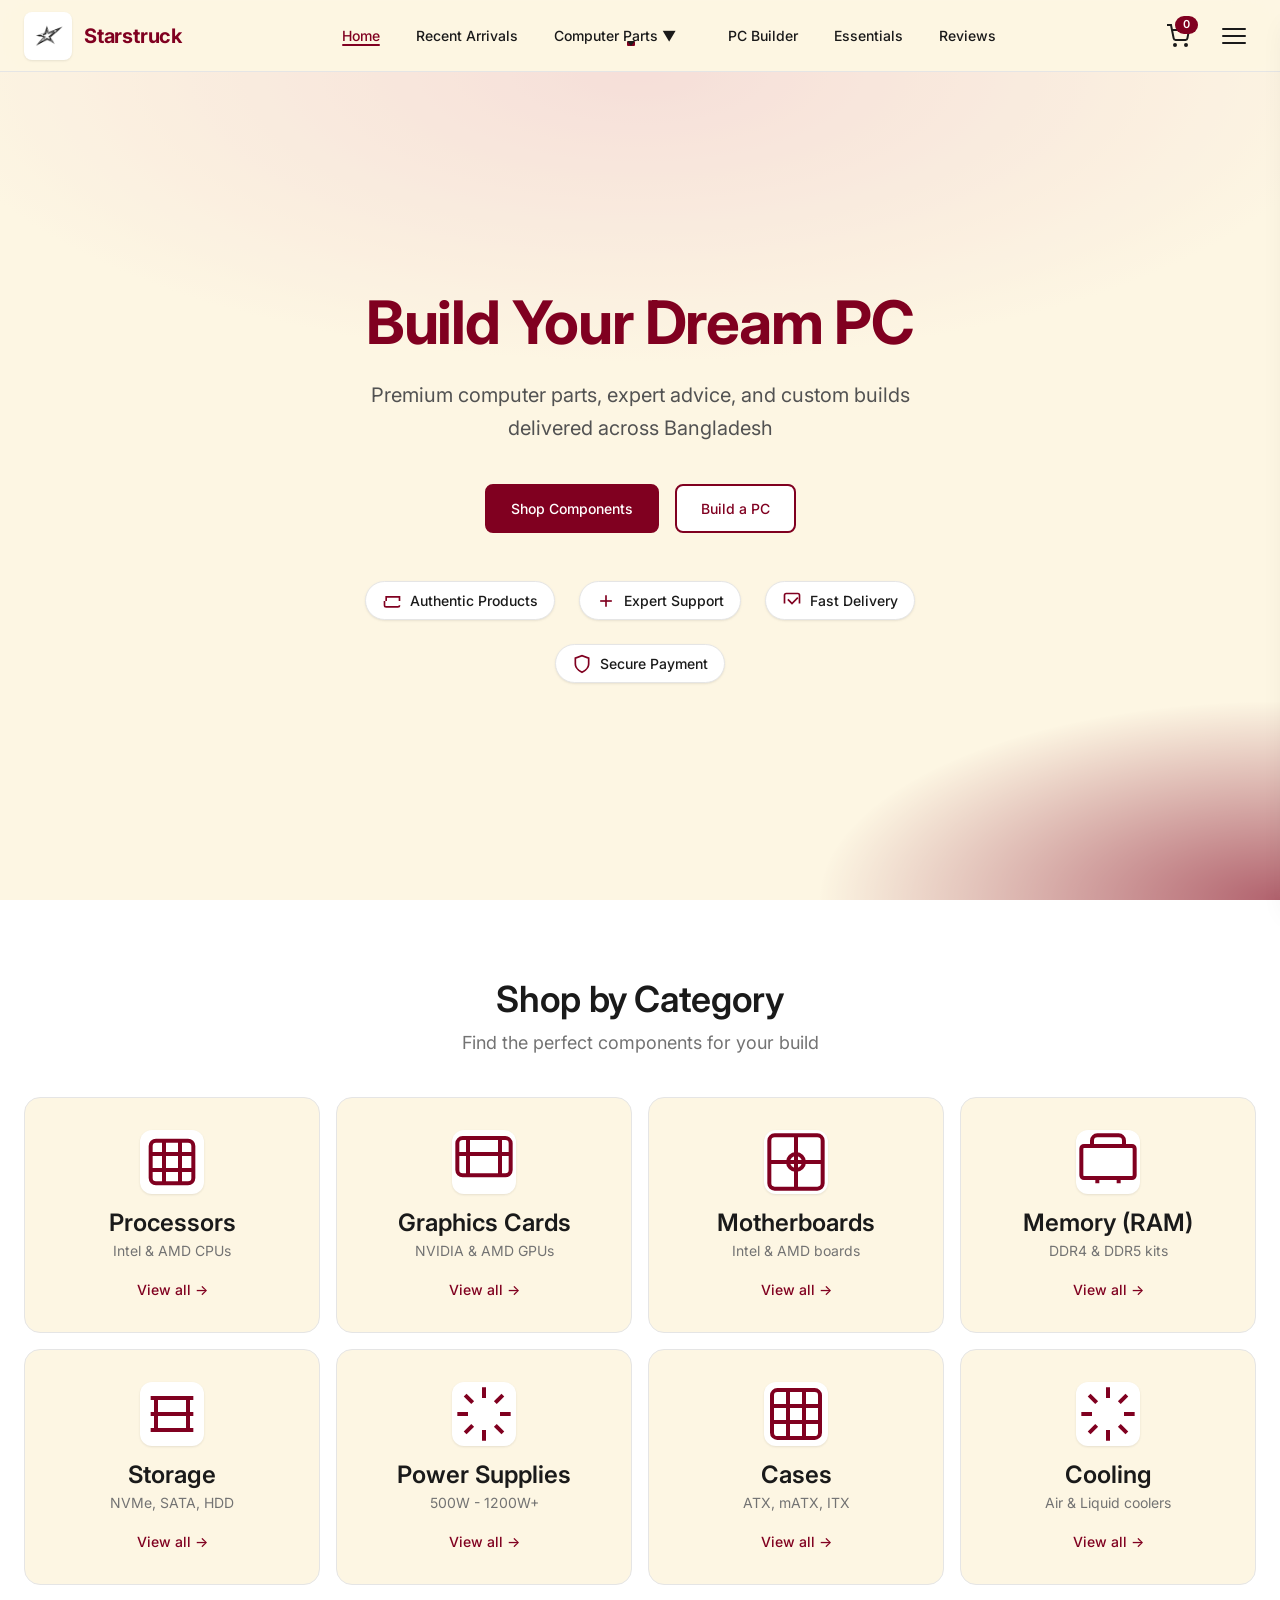
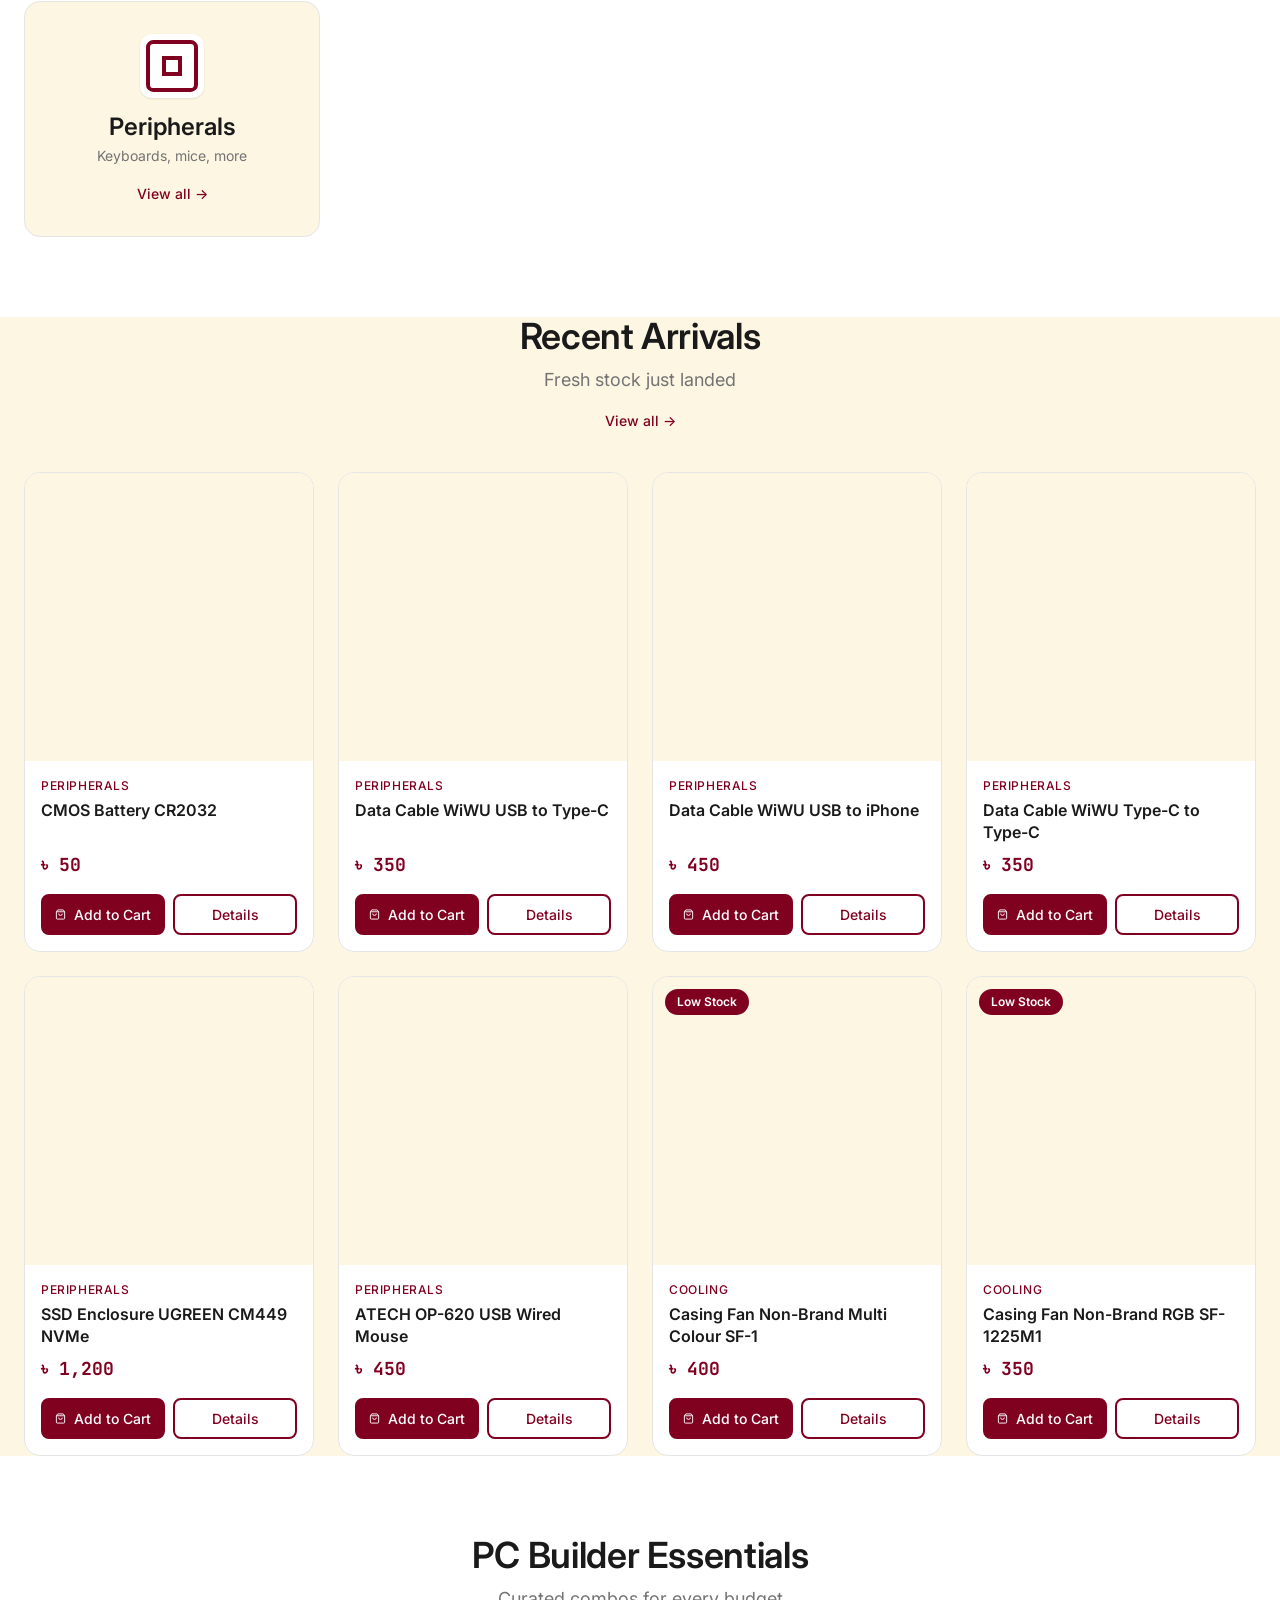
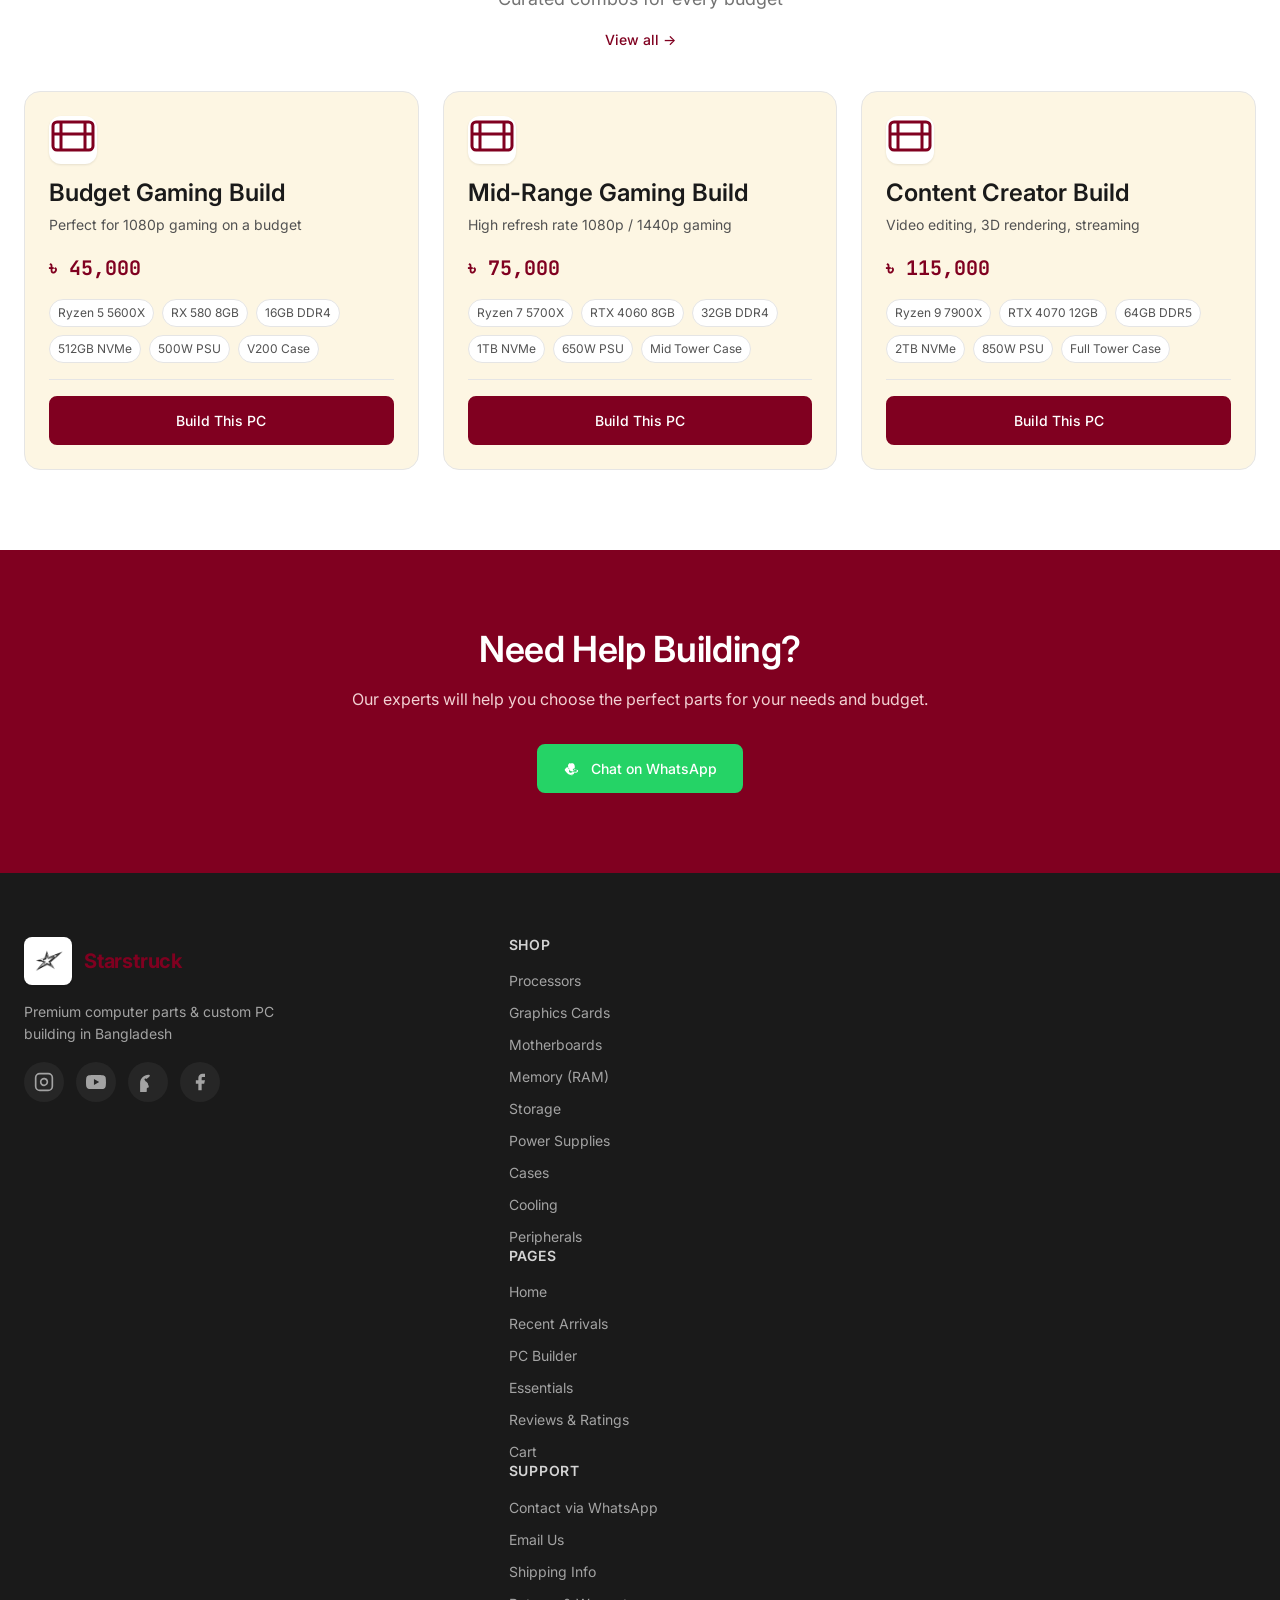
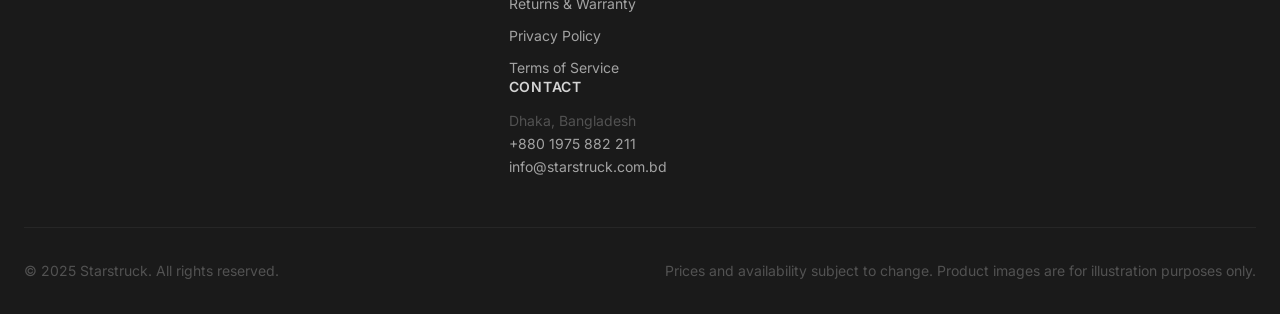
<file: index.html>
<!DOCTYPE html>
<html lang="en">
<head>
  <meta charset="UTF-8">
  <meta name="viewport" content="width=device-width, initial-scale=1.0">
  <meta name="description" content="Starstruck — Premium computer parts, components, and custom PC building in Bangladesh. Shop CPUs, GPUs, RAM, storage, and more with fast delivery.">
  <meta name="theme-color" content="#800020">

  <!-- Open Graph / Social -->
  <meta property="og:type" content="website">
  <meta property="og:url" content="https://starstruck.com.bd/">
  <meta property="og:title" content="Starstruck — Premium Computer Parts & Custom PC Building">
  <meta property="og:description" content="Shop computer parts, components, and custom PC building. CPUs, GPUs, RAM, storage, and more. Fast delivery across Bangladesh.">
  <meta property="og:image" content="https://starstruck.com.bd/images/og-image.jpg">
  <meta property="og:site_name" content="Starstruck">
  <meta property="og:locale" content="en_BD">

  <!-- Twitter Card -->
  <meta name="twitter:card" content="summary_large_image">
  <meta name="twitter:title" content="Starstruck — Premium Computer Parts & Custom PC Building">
  <meta name="twitter:description" content="Shop computer parts, components, and custom PC building. Fast delivery across Bangladesh.">
  <meta name="twitter:image" content="https://starstruck.com.bd/images/og-image.jpg">

  <!-- Canonical -->
  <link rel="canonical" href="https://starstruck.com.bd/">

  <!-- Favicon -->
  <link rel="icon" type="image/svg+xml" href="/images/favicon.svg">
  <link rel="icon" type="image/png" sizes="32x32" href="/images/favicon-32.png">
  <link rel="icon" type="image/png" sizes="16x16" href="/images/favicon-16.png">
  <link rel="apple-touch-icon" href="/images/apple-touch-icon.png">
  <link rel="manifest" href="/manifest.json">

  <!-- Preconnect for performance -->
  <link rel="preconnect" href="https://fonts.googleapis.com">
  <link rel="preconnect" href="https://fonts.gstatic.com" crossorigin>

  <!-- Fonts: Inter for UI, JetBrains Mono for technical -->
  <link rel="preload" as="style" href="https://fonts.googleapis.com/css2?family=Inter:wght@300;400;500;600;700&family=JetBrains+Mono:wght@400;500;600&display=swap">
  <link rel="stylesheet" href="https://fonts.googleapis.com/css2?family=Inter:wght@300;400;500;600;700&family=JetBrains+Mono:wght@400;500;600&display=swap" media="print" onload="this.media='all'">

  <!-- Main CSS -->
  <link rel="stylesheet" href="/css/main.css">

  <!-- JSON-LD Structured Data -->
  <script type="application/ld+json">
  {
    "@context": "https://schema.org",
    "@type": "Store",
    "name": "Starstruck",
    "url": "https://starstruck.com.bd/",
    "logo": "https://starstruck.com.bd/images/logo.jpg",
    "description": "Premium computer parts, components, and custom PC building in Bangladesh",
    "telephone": "+8801975882211",
    "email": "info@starstruck.com.bd",
    "address": {
      "@type": "PostalAddress",
      "addressCountry": "BD",
      "addressLocality": "Dhaka"
    },
    "sameAs": [
      "https://instagram.com/snrox_",
      "https://youtube.com/@raisawill",
      "https://www.facebook.com/share/1JTThDtScw/",
      "https://tiktok.com/@starstruckbd"
    ],
    "priceRange": "৳500 - ৳200000",
    "currenciesAccepted": "BDT",
    "paymentAccepted": "Cash, Card, Mobile Banking, WhatsApp Order"
  }
  </script>

  <title>Starstruck — Premium Computer Parts & Custom PC Building</title>
</head>
<body>
  <a href="#main" class="skip-link">Skip to main content</a>

  <!-- Header / Navigation -->
  <header class="header" role="banner">
    <div class="container header-inner">
      <a href="/" class="logo" aria-label="Starstruck Home">
        <img src="/images/logo.jpg" alt="" width="48" height="48" loading="eager" fetchpriority="high">
        <span class="logo-text">Starstruck</span>
      </a>

      <nav class="nav-desktop" role="navigation" aria-label="Main navigation">
        <ul class="nav-list">
          <li><a href="/" class="nav-link active" aria-current="page">Home</a></li>
          <li><a href="/pages/recent.html" class="nav-link">Recent Arrivals</a></li>
          <li class="nav-dropdown">
            <button class="nav-link dropdown-toggle" aria-expanded="false" aria-haspopup="true" aria-controls="parts-menu">Computer Parts ▼</button>
            <ul id="parts-menu" class="dropdown-menu" role="menu">
              <li><a href="/pages/parts.html?cat=processor" class="dropdown-item" role="menuitem">Processors</a></li>
              <li><a href="/pages/parts.html?cat=graphics" class="dropdown-item" role="menuitem">Graphics Cards</a></li>
              <li><a href="/pages/parts.html?cat=motherboard" class="dropdown-item" role="menuitem">Motherboards</a></li>
              <li><a href="/pages/parts.html?cat=ram" class="dropdown-item" role="menuitem">RAM</a></li>
              <li><a href="/pages/parts.html?cat=storage" class="dropdown-item" role="menuitem">Storage</a></li>
              <li><a href="/pages/parts.html?cat=psu" class="dropdown-item" role="menuitem">Power Supplies</a></li>
              <li><a href="/pages/parts.html?cat=casing" class="dropdown-item" role="menuitem">Cases</a></li>
              <li><a href="/pages/parts.html?cat=cooling" class="dropdown-item" role="menuitem">Cooling</a></li>
              <li><a href="/pages/parts.html?cat=peripherals" class="dropdown-item" role="menuitem">Peripherals</a></li>
            </ul>
          </li>
          <li><a href="/pages/builder.html" class="nav-link">PC Builder</a></li>
          <li><a href="/pages/essentials.html" class="nav-link">Essentials</a></li>
          <li><a href="/pages/reviews.html" class="nav-link">Reviews</a></li>
        </ul>
      </nav>

      <div class="header-actions">
        <a href="/pages/cart.html" class="cart-btn" aria-label="Shopping cart">
          <svg width="24" height="24" viewBox="0 0 24 24" fill="none" stroke="currentColor" stroke-width="2" aria-hidden="true">
            <circle cx="9" cy="21" r="1"></circle>
            <circle cx="20" cy="21" r="1"></circle>
            <path d="M1 1h4l2.68 13.39a2 2 0 0 0 2 1.61h9.72a2 2 0 0 0 2-1.61L23 6H6"></path>
          </svg>
          <span class="cart-count" aria-live="polite">0</span>
        </a>

        <button class="mobile-menu-btn" aria-expanded="false" aria-controls="mobile-menu" aria-label="Open menu">
          <span class="hamburger" aria-hidden="true"></span>
        </button>
      </div>
    </div>

    <!-- Mobile Menu -->
    <nav id="mobile-menu" class="mobile-menu" role="navigation" aria-label="Mobile navigation" hidden>
      <div class="mobile-menu-inner">
        <button class="mobile-menu-close" aria-label="Close menu">
          <svg width="24" height="24" viewBox="0 0 24 24" fill="none" stroke="currentColor" stroke-width="2" aria-hidden="true">
            <line x1="18" y1="6" x2="6" y2="18"></line>
            <line x1="6" y1="6" x2="18" y2="18"></line>
          </svg>
        </button>
        <ul class="mobile-nav-list">
          <li><a href="/" class="mobile-nav-link active">Home</a></li>
          <li><a href="/pages/recent.html" class="mobile-nav-link">Recent Arrivals</a></li>
          <li class="mobile-dropdown">
            <button class="mobile-nav-link mobile-dropdown-toggle" aria-expanded="false">Computer Parts ▼</button>
            <ul class="mobile-dropdown-menu" hidden>
              <li><a href="/pages/parts.html?cat=processor" class="mobile-dropdown-item">Processors</a></li>
              <li><a href="/pages/parts.html?cat=graphics" class="mobile-dropdown-item">Graphics Cards</a></li>
              <li><a href="/pages/parts.html?cat=motherboard" class="mobile-dropdown-item">Motherboards</a></li>
              <li><a href="/pages/parts.html?cat=ram" class="mobile-dropdown-item">RAM</a></li>
              <li><a href="/pages/parts.html?cat=storage" class="mobile-dropdown-item">Storage</a></li>
              <li><a href="/pages/parts.html?cat=psu" class="mobile-dropdown-item">Power Supplies</a></li>
              <li><a href="/pages/parts.html?cat=casing" class="mobile-dropdown-item">Cases</a></li>
              <li><a href="/pages/parts.html?cat=cooling" class="mobile-dropdown-item">Cooling</a></li>
              <li><a href="/pages/parts.html?cat=peripherals" class="mobile-dropdown-item">Peripherals</a></li>
            </ul>
          </li>
          <li><a href="/pages/builder.html" class="mobile-nav-link">PC Builder</a></li>
          <li><a href="/pages/essentials.html" class="mobile-nav-link">Essentials</a></li>
          <li><a href="/pages/reviews.html" class="mobile-nav-link">Reviews</a></li>
        </ul>
        <div class="mobile-menu-footer">
          <a href="https://wa.me/8801975882211" class="btn btn-primary btn-whatsapp" target="_blank" rel="noopener">
            <svg width="20" height="20" viewBox="0 0 24 24" fill="currentColor" aria-hidden="true"><path d="M17.472 14.382c-.297-.149-1.758-.867-2.03-.967-.273-.099-.471-.148-.67.15-.197.297-.767.966-.94 1.164-.173.199-.347.223-.644.075-.297-.15-1.255-.463-2.39-1.475-.883-.788-1.48-1.761-1.653-2.059-.173-.297-.018-.454.13-.606.134-.133.298-.347.446-.52.149-.174.198-.298.298-.497.099-.198.05-.371-.025-.52-.075-.149-.669-1.612-.916-2.207-.242-.579-.487-.5-.669-.51-.173-.008-.371-.01-.57-.01-.198 0-.52.074-.792.372-.272.297-1.04 1.016-1.04 2.479 0 1.462 1.065 2.875 1.213 3.074.149.198 2.096 3.2 5.077 4.487.709.306 1.262.489 1.694.625.712.227 1.36.195 1.871.118.571-.085 1.758-.719 2.006-1.413.248-.695.248-1.289.173-1.413-.074-.124-.272-.198-.57-.672m-5.421 7.403h-.004a31.317 31.317 0 0 1-5.378-1.826 26.617 26.617 0 0 1-4.393-4.613 1.4 1.4 0 0 1 .047-1.425l1.527-1.875a1.376 1.376 0 0 1 1.977-.225 15.286 15.286 0 0 0 3.998 1.73 7.544 7.544 0 0 0 2.664-.244c.396-.1.816-.284 1.09-.52.273-.232.472-.526.52-.83.047-.3.047-.717.047-1.378 0-.873-.215-1.709-.643-2.438-.428-.728-.974-1.17-1.584-1.426-.61-.255-1.723-.228-2.601.13-.878.358-1.678 1.002-2.196 1.794-.519.792-.822 1.778-.916 2.107-.095.33-.095.833-.095 1.134 0 .578.36 1.083.826 1.412.467.328 1.13.607 1.893.873.588.208 1.342.215 1.978.074.465-.102 1.047-.394 1.395-.856.349-.463.59-.933.736-1.286.148-.354.148-.778.048-1.106-.1-.327-.415-.726-.84-1.008-.424-.282-.93-.424-1.507-.424-.644 0-1.248.203-1.795.573-.635.424-1.055 1.029-1.254 1.626-.2.6-.2.989-.2 1.286 0 .697.22 1.415.703 1.984.243.286.577.562.977.823.384.246.797.41 1.215.485.357.063.765.048 1.145-.122.436-.192.878-.53 1.12-.855.244-.328.469-.683.695-.94.225-.258.488-.46.694-.62.207-.16.45-.263.672-.263.197 0 .394.084.57.224.176.139.354.336.533.51.18.174.34.37.48.574.14.203.233.392.275.54.043.15.043.282.043.392 0 .218-.087.433-.272.605-.218.2-.476.354-.754.45-.328.108-.77.075-1.248-.024l-.225-.048c-.59-.108-1.18-.283-1.64-.562-.488-.292-.87-.58-1.2-.854-.318-.287-.646-.512-.916-.707-.27-.194-.497-.384-.737-.506-.21-.114-.447-.148-.67-.148-.197 0-.394.084-.57.224-.192.154-.383.348-.574.574-.19.225-.333.45-.415.695-.082.245-.082.52-.082.778 0 .298.086.575.273.802.173.213.37.387.574.52.203.13.414.258.62.357.224.108.477.173.737.198.546.052 1.364-.225 2.275-.915.55-.413 1.05-.912 1.5-.137.45.775.245 1.867-.372 2.47-.618.602-1.425.915-2.195.915-.748 0-1.41-.198-1.95-.573z"/></svg>
            <span>Order on WhatsApp</span>
          </a>
        </div>
      </div>
    </nav>
  </header>

  <!-- Main Content -->
  <main id="main" role="main">
    <!-- Hero Section -->
    <section class="hero" aria-labelledby="hero-title">
      <div class="container">
        <div class="hero-content">
          <h1 id="hero-title" class="hero-title">Build Your Dream PC</h1>
          <p class="hero-subtitle">Premium computer parts, expert advice, and custom builds delivered across Bangladesh</p>
          <div class="hero-actions">
            <a href="/pages/parts.html" class="btn btn-primary">Shop Components</a>
            <a href="/pages/builder.html" class="btn btn-secondary">Build a PC</a>
          </div>
          <div class="hero-trust">
            <div class="trust-item">
              <svg width="20" height="20" viewBox="0 0 24 24" fill="none" stroke="currentColor" stroke-width="2" aria-hidden="true"><path d="M21 12V7H5v5"></path><path d="M21 17a2 2 0 0 1-2 2H5a2 2 0 0 1-2-2v-5"></path></svg>
              <span>Authentic Products</span>
            </div>
            <div class="trust-item">
              <svg width="20" height="20" viewBox="0 0 24 24" fill="none" stroke="currentColor" stroke-width="2" aria-hidden="true"><path d="M5 12h14"></path><path d="M12 5v14"></path></svg>
              <span>Expert Support</span>
            </div>
            <div class="trust-item">
              <svg width="20" height="20" viewBox="0 0 24 24" fill="none" stroke="currentColor" stroke-width="2" aria-hidden="true"><path d="M21 15V5a2 2 0 0 0-2-2H5a2 2 0 0 0-2 2v10"></path><path d="M7 10l5 5 7-7"></path></svg>
              <span>Fast Delivery</span>
            </div>
            <div class="trust-item">
              <svg width="20" height="20" viewBox="0 0 24 24" fill="none" stroke="currentColor" stroke-width="2" aria-hidden="true"><path d="M12 22s8-4 8-10V5l-8-3-8 3v7c0 6 8 10 8 10z"></path></svg>
              <span>Secure Payment</span>
            </div>
          </div>
        </div>
      </div>
      <div class="hero-bg" aria-hidden="true"></div>
    </section>

    <!-- Featured Categories -->
    <section class="categories" aria-labelledby="categories-title">
      <div class="container">
        <header class="section-header">
          <h2 id="categories-title" class="section-title">Shop by Category</h2>
          <p class="section-subtitle">Find the perfect components for your build</p>
        </header>
        <div class="categories-grid">
          <article class="category-card" data-category="processor">
            <div class="category-icon">
              <svg viewBox="0 0 24 24" fill="none" stroke="currentColor" stroke-width="1.5" aria-hidden="true"><rect x="4" y="4" width="16" height="16" rx="2"></rect><path d="M9 4v16M15 4v16M4 9h16M4 15h16"></path></svg>
            </div>
            <h3>Processors</h3>
            <p>Intel & AMD CPUs</p>
            <a href="/pages/parts.html?cat=processor" class="category-link" aria-label="View processors">View all →</a>
          </article>
          <article class="category-card" data-category="graphics">
            <div class="category-icon">
              <svg viewBox="0 0 24 24" fill="none" stroke="currentColor" stroke-width="1.5" aria-hidden="true"><rect x="2" y="3" width="20" height="14" rx="2"></rect><path d="M6 3v14M18 3v14M2 9h20"></path></svg>
            </div>
            <h3>Graphics Cards</h3>
            <p>NVIDIA & AMD GPUs</p>
            <a href="/pages/parts.html?cat=graphics" class="category-link" aria-label="View graphics cards">View all →</a>
          </article>
          <article class="category-card" data-category="motherboard">
            <div class="category-icon">
              <svg viewBox="0 0 24 24" fill="none" stroke="currentColor" stroke-width="1.5" aria-hidden="true"><rect x="2" y="2" width="20" height="20" rx="2"></rect><path d="M12 2v20M2 12h20"></path><circle cx="12" cy="12" r="3"></circle></svg>
            </div>
            <h3>Motherboards</h3>
            <p>Intel & AMD boards</p>
            <a href="/pages/parts.html?cat=motherboard" class="category-link" aria-label="View motherboards">View all →</a>
          </article>
          <article class="category-card" data-category="ram">
            <div class="category-icon">
              <svg viewBox="0 0 24 24" fill="none" stroke="currentColor" stroke-width="1.5" aria-hidden="true"><rect x="2" y="6" width="20" height="12" rx="1"></rect><path d="M6 6V4a2 2 0 0 1 2-2h8a2 2 0 0 1 2 2v2"></path><path d="M8 18v2M16 18v2"></path></svg>
            </div>
            <h3>Memory (RAM)</h3>
            <p>DDR4 & DDR5 kits</p>
            <a href="/pages/parts.html?cat=ram" class="category-link" aria-label="View memory">View all →</a>
          </article>
          <article class="category-card" data-category="storage">
            <div class="category-icon">
              <svg viewBox="0 0 24 24" fill="none" stroke="currentColor" stroke-width="1.5" aria-hidden="true"><path d="M4 6h16"></path><path d="M4 12h16"></path><path d="M4 18h16"></path><path d="M6 6v12"></path><path d="M18 6v12"></path></svg>
            </div>
            <h3>Storage</h3>
            <p>NVMe, SATA, HDD</p>
            <a href="/pages/parts.html?cat=storage" class="category-link" aria-label="View storage">View all →</a>
          </article>
          <article class="category-card" data-category="psu">
            <div class="category-icon">
              <svg viewBox="0 0 24 24" fill="none" stroke="currentColor" stroke-width="1.5" aria-hidden="true"><path d="M12 2v4"></path><path d="M12 18v4"></path><path d="M4.93 4.93l2.83 2.83"></path><path d="M16.24 16.24l2.83 2.83"></path><path d="M2 12h4"></path><path d="M18 12h4"></path><path d="M4.93 19.07l2.83-2.83"></path><path d="M16.24 7.76l2.83-2.83"></path></svg>
            </div>
            <h3>Power Supplies</h3>
            <p>500W - 1200W+</p>
            <a href="/pages/parts.html?cat=psu" class="category-link" aria-label="View power supplies">View all →</a>
          </article>
          <article class="category-card" data-category="casing">
            <div class="category-icon">
              <svg viewBox="0 0 24 24" fill="none" stroke="currentColor" stroke-width="1.5" aria-hidden="true"><rect x="3" y="3" width="18" height="18" rx="2"></rect><path d="M9 3v18M15 3v18M3 9h18M3 15h18"></path></svg>
            </div>
            <h3>Cases</h3>
            <p>ATX, mATX, ITX</p>
            <a href="/pages/parts.html?cat=casing" class="category-link" aria-label="View cases">View all →</a>
          </article>
          <article class="category-card" data-category="cooling">
            <div class="category-icon">
              <svg viewBox="0 0 24 24" fill="none" stroke="currentColor" stroke-width="1.5" aria-hidden="true"><path d="M12 2v4"></path><path d="M12 18v4"></path><path d="M4.93 4.93l2.83 2.83"></path><path d="M16.24 16.24l2.83 2.83"></path><path d="M2 12h4"></path><path d="M18 12h4"></path><path d="M4.93 19.07l2.83-2.83"></path><path d="M16.24 7.76l2.83-2.83"></path></svg>
            </div>
            <h3>Cooling</h3>
            <p>Air & Liquid coolers</p>
            <a href="/pages/parts.html?cat=cooling" class="category-link" aria-label="View cooling">View all →</a>
          </article>
          <article class="category-card" data-category="peripherals">
            <div class="category-icon">
              <svg viewBox="0 0 24 24" fill="none" stroke="currentColor" stroke-width="1.5" aria-hidden="true"><rect x="3" y="3" width="18" height="18" rx="2"></rect><path d="M9 9h6v6H9z"></path></svg>
            </div>
            <h3>Peripherals</h3>
            <p>Keyboards, mice, more</p>
            <a href="/pages/parts.html?cat=peripherals" class="category-link" aria-label="View peripherals">View all →</a>
          </article>
        </div>
      </div>
    </section>

    <!-- Recent Arrivals Preview -->
    <section class="recent-preview" aria-labelledby="recent-title">
      <div class="container">
        <header class="section-header">
          <h2 id="recent-title" class="section-title">Recent Arrivals</h2>
          <p class="section-subtitle">Fresh stock just landed</p>
          <a href="/pages/recent.html" class="section-view-all">View all →</a>
        </header>
        <div class="products-grid" id="recent-products" role="list">
          <!-- Populated by JS -->
        </div>
      </div>
    </section>

    <!-- Essentials Preview -->
    <section class="essentials-preview" aria-labelledby="essentials-title">
      <div class="container">
        <header class="section-header">
          <h2 id="essentials-title" class="section-title">PC Builder Essentials</h2>
          <p class="section-subtitle">Curated combos for every budget</p>
          <a href="/pages/essentials.html" class="section-view-all">View all →</a>
        </header>
        <div class="essentials-grid" id="essentials-products" role="list">
          <!-- Populated by JS -->
        </div>
      </div>
    </section>

    <!-- CTA Section -->
    <section class="cta" aria-labelledby="cta-title">
      <div class="container">
        <div class="cta-content">
          <h2 id="cta-title">Need Help Building?</h2>
          <p>Our experts will help you choose the perfect parts for your needs and budget.</p>
          <a href="https://wa.me/8801975882211?text=Hi%20Starstruck%2C%20I%20need%20help%20building%20a%20PC" class="btn btn-primary btn-whatsapp" target="_blank" rel="noopener">
            <svg width="20" height="20" viewBox="0 0 24 24" fill="currentColor" aria-hidden="true"><path d="M17.472 14.382c-.297-.149-1.758-.867-2.03-.967-.273-.099-.471-.148-.67.15-.197.297-.767.966-.94 1.164-.173.199-.347.223-.644.075-.297-.15-1.255-.463-2.39-1.475-.883-.788-1.48-1.761-1.653-2.059-.173-.297-.018-.454.13-.606.134-.133.298-.347.446-.52.149-.174.198-.298.298-.497.099-.198.05-.371-.025-.52-.075-.149-.669-1.612-.916-2.207-.242-.579-.487-.5-.669-.51-.173-.008-.371-.01-.57-.01-.198 0-.52.074-.792.372-.272.297-1.04 1.016-1.04 2.479 0 1.462 1.065 2.875 1.213 3.074.149.198 2.096 3.2 5.077 4.487.709.306 1.262.489 1.694.625.712.227 1.36.195 1.871.118.571-.085 1.758-.719 2.006-1.413.248-.695.248-1.289.173-1.413-.074-.124-.272-.198-.57-.672m-5.421 7.403h-.004a31.317 31.317 0 0 1-5.378-1.826 26.617 26.617 0 0 1-4.393-4.613 1.4 1.4 0 0 1 .047-1.425l1.527-1.875a1.376 1.376 0 0 1 1.977-.225 15.286 15.286 0 0 0 3.998 1.73 7.544 7.544 0 0 0 2.664-.244c.396-.1.816-.284 1.09-.52.273-.232.472-.526.52-.83.047-.3.047-.717.047-1.378 0-.873-.215-1.709-.643-2.438-.428-.728-.974-1.17-1.584-1.426-.61-.255-1.723-.228-2.601.13-.878.358-1.678 1.002-2.196 1.794-.519.792-.822 1.778-.916 2.107-.095.33-.095.833-.095 1.134 0 .578.36 1.083.826 1.412.467.328 1.13.607 1.893.873.588.208 1.342.215 1.978.074.465-.102 1.047-.394 1.395-.856.349-.463.59-.933.736-1.286.148-.354.148-.778.048-1.106-.1-.327-.415-.726-.84-1.008-.424-.282-.93-.424-1.507-.424-.644 0-1.248.203-1.795.573-.635.424-1.055 1.029-1.254 1.626-.2.6-.2.989-.2 1.286 0 .697.22 1.415.703 1.984.243.286.577.562.977.823.384.246.797.41 1.215.485.357.063.765.048 1.145-.122.436-.192.878-.53 1.12-.855.244-.328.469-.683.695-.94.225-.258.488-.46.694-.62.207-.16.45-.263.672-.263.197 0 .394.084.57.224.176.139.354.336.533.51.18.174.34.37.48.574.14.203.233.392.275.54.043.15.043.282.043.392 0 .218-.087.433-.272.605-.218.2-.476.354-.754.45-.328.108-.77.075-1.248-.024l-.225-.048c-.59-.108-1.18-.283-1.64-.562-.488-.292-.87-.58-1.2-.854-.318-.287-.646-.512-.916-.707-.27-.194-.497-.384-.737-.506-.21-.114-.447-.148-.67-.148-.197 0-.394.084-.57.224-.192.154-.383.348-.574.574-.19.225-.333.45-.415.695-.082.245-.082.52-.082.778 0 .298.086.575.273.802.173.213.37.387.574.52.203.13.414.258.62.357.224.108.477.173.737.198.546.052 1.364-.225 2.275-.915.55-.413 1.05-.912 1.5-.137.45.775.245 1.867-.372 2.47-.618.602-1.425.915-2.195.915-.748 0-1.41-.198-1.95-.573z"/></svg>
            Chat on WhatsApp
          </a>
        </div>
      </div>
    </section>
  </main>

  <!-- Footer -->
  <footer class="footer" role="contentinfo">
    <div class="container">
      <div class="footer-grid">
        <div class="footer-brand">
          <a href="/" class="logo" aria-label="Starstruck Home">
            <img src="/images/logo.jpg" alt="" width="48" height="48">
            <span class="logo-text">Starstruck</span>
          </a>
          <p class="footer-tagline">Premium computer parts & custom PC building in Bangladesh</p>
          <div class="social-links" role="list" aria-label="Social media">
            <a href="https://instagram.com/snrox_" class="social-link" target="_blank" rel="noopener" aria-label="Instagram">
              <svg width="20" height="20" viewBox="0 0 24 24" fill="none" stroke="currentColor" stroke-width="2" aria-hidden="true"><rect x="2" y="2" width="20" height="20" rx="5" ry="5"></rect><path d="M16 11.37A4 4 0 1 1 12.63 8 4 4 0 0 1 16 11.37z"></path><line x1="17.5" y1="6.5" x2="17.51" y2="6.5"></line></svg>
            </a>
            <a href="https://youtube.com/@raisawill" class="social-link" target="_blank" rel="noopener" aria-label="YouTube">
              <svg width="20" height="20" viewBox="0 0 24 24" fill="currentColor" aria-hidden="true"><path d="M23.498 6.186a3.016 3.016 0 0 0-2.122-2.136C19.505 3.545 12 3.545 12 3.545s-7.505 0-9.377.505A3.017 3.017 0 0 0 .502 6.186C0 8.07 0 12 0 12s0 3.93.502 5.814a3.016 3.016 0 0 0 2.122 2.136c1.871.505 9.376.505 9.376.505s7.505 0 9.377-.505a3.015 3.015 0 0 0 2.122-2.136C24 15.93 24 12 24 12s0-3.93-.502-5.814zM9.545 15.568V8.432L15.818 12 9.545 15.568z"/></svg>
            </a>
            <a href="https://tiktok.com/@starstruckbd" class="social-link" target="_blank" rel="noopener" aria-label="TikTok">
              <svg width="20" height="20" viewBox="0 0 24 24" fill="currentColor" aria-hidden="true"><path d="M12.545,3.233C7.04,3.233,2.591,7.735,2.537,13.197c0,3.749,0,7.498,0,11.246c0,1.364,0.638,2.604,2.177,2.887c1.809,0.331,3.655-0.304,4.577-1.43c0.857-1.055,1.221-2.502,1.273-4.021c0.019-0.559-0.082-1.134-0.082-1.719c0-1.145,1.472-1.113,1.472-1.113s1.006-0.588,1.006-1.396c0-1.584-0.708-2.815-2.73-2.815c-0.843,0-1.721,0.547-1.721,1.407c0,0.379,0.07,0.727,0.176,1.028c0.162,0.461,0.567,1.052,1.507,1.052c1.106,0,2.065-0.722,2.065-2.375c0-1.152-0.318-2.117-0.758-2.795c-0.629-0.975-2.228-1.773-2.707-2.378c-0.174-0.222-0.349-0.485-0.524-0.776c-0.246-0.413-0.523-0.766-0.523-1.168c0-0.572,0.51-1.053,1.418-1.053c0.697,0,1.145,0.242,1.425,0.609c0.044-0.245,0.141-0.463,0.31-0.655C15.977,4.469,14.293,3.233,12.545,3.233z"/></svg>
            </a>
            <a href="https://www.facebook.com/share/1JTThDtScw/" class="social-link" target="_blank" rel="noopener" aria-label="Facebook">
              <svg width="20" height="20" viewBox="0 0 24 24" fill="currentColor" aria-hidden="true"><path d="M18 2h-3a5 5 0 0 0-5 5v3H7v4h3v8h4v-8h3l1-4h-4V7a1 1 0 0 1 1-1h3z"/></svg>
            </a>
          </div>
        </div>
        <nav class="footer-nav" aria-label="Footer navigation">
          <div class="footer-nav-col">
            <h4>Shop</h4>
            <ul>
              <li><a href="/pages/parts.html?cat=processor">Processors</a></li>
              <li><a href="/pages/parts.html?cat=graphics">Graphics Cards</a></li>
              <li><a href="/pages/parts.html?cat=motherboard">Motherboards</a></li>
              <li><a href="/pages/parts.html?cat=ram">Memory (RAM)</a></li>
              <li><a href="/pages/parts.html?cat=storage">Storage</a></li>
              <li><a href="/pages/parts.html?cat=psu">Power Supplies</a></li>
              <li><a href="/pages/parts.html?cat=casing">Cases</a></li>
              <li><a href="/pages/parts.html?cat=cooling">Cooling</a></li>
              <li><a href="/pages/parts.html?cat=peripherals">Peripherals</a></li>
            </ul>
          </div>
          <div class="footer-nav-col">
            <h4>Pages</h4>
            <ul>
              <li><a href="/">Home</a></li>
              <li><a href="/pages/recent.html">Recent Arrivals</a></li>
              <li><a href="/pages/builder.html">PC Builder</a></li>
              <li><a href="/pages/essentials.html">Essentials</a></li>
              <li><a href="/pages/reviews.html">Reviews & Ratings</a></li>
              <li><a href="/pages/cart.html">Cart</a></li>
            </ul>
          </div>
          <div class="footer-nav-col">
            <h4>Support</h4>
            <ul>
              <li><a href="https://wa.me/8801975882211" target="_blank" rel="noopener">Contact via WhatsApp</a></li>
              <li><a href="mailto:info@starstruck.com.bd">Email Us</a></li>
              <li><a href="/pages/shipping.html">Shipping Info</a></li>
              <li><a href="/pages/returns.html">Returns & Warranty</a></li>
              <li><a href="/pages/privacy.html">Privacy Policy</a></li>
              <li><a href="/pages/terms.html">Terms of Service</a></li>
            </ul>
          </div>
          <div class="footer-nav-col">
            <h4>Contact</h4>
            <address class="footer-address">
              <p>Dhaka, Bangladesh</p>
              <p><a href="tel:+8801975882211">+880 1975 882 211</a></p>
              <p><a href="mailto:info@starstruck.com.bd">info@starstruck.com.bd</a></p>
            </address>
          </div>
        </nav>
      </div>
      <div class="footer-bottom">
        <p>&copy; 2025 Starstruck. All rights reserved.</p>
        <p class="footer-disclaimer">Prices and availability subject to change. Product images are for illustration purposes only.</p>
      </div>
    </div>
  </footer>

  <!-- Toast Notification Container -->
  <div id="toast-container" class="toast-container" role="region" aria-label="Notifications" aria-live="polite"></div>

  <!-- Cart Sidebar -->
  <aside id="cart-sidebar" class="cart-sidebar" role="dialog" aria-label="Shopping cart" aria-hidden="true">
    <div class="cart-sidebar-inner">
      <header class="cart-header">
        <h2>Your Cart</h2>
        <button class="cart-close" aria-label="Close cart">&times;</button>
      </header>
      <div class="cart-items" id="cart-items" role="list">
        <!-- Populated by JS -->
      </div>
      <footer class="cart-footer">
        <div class="cart-summary">
          <span>Subtotal</span>
          <span class="cart-subtotal">৳0</span>
        </div>
        <a href="/pages/cart.html" class="btn btn-primary btn-full">View Cart & Checkout</a>
        <button class="btn btn-secondary btn-full cart-clear" disabled>Clear Cart</button>
      </footer>
    </div>
  </aside>
  <div class="cart-overlay" aria-hidden="true"></div>

  <!-- Main JS -->
  <script src="/js/main.js"></script>
</body>
</html>
</file>
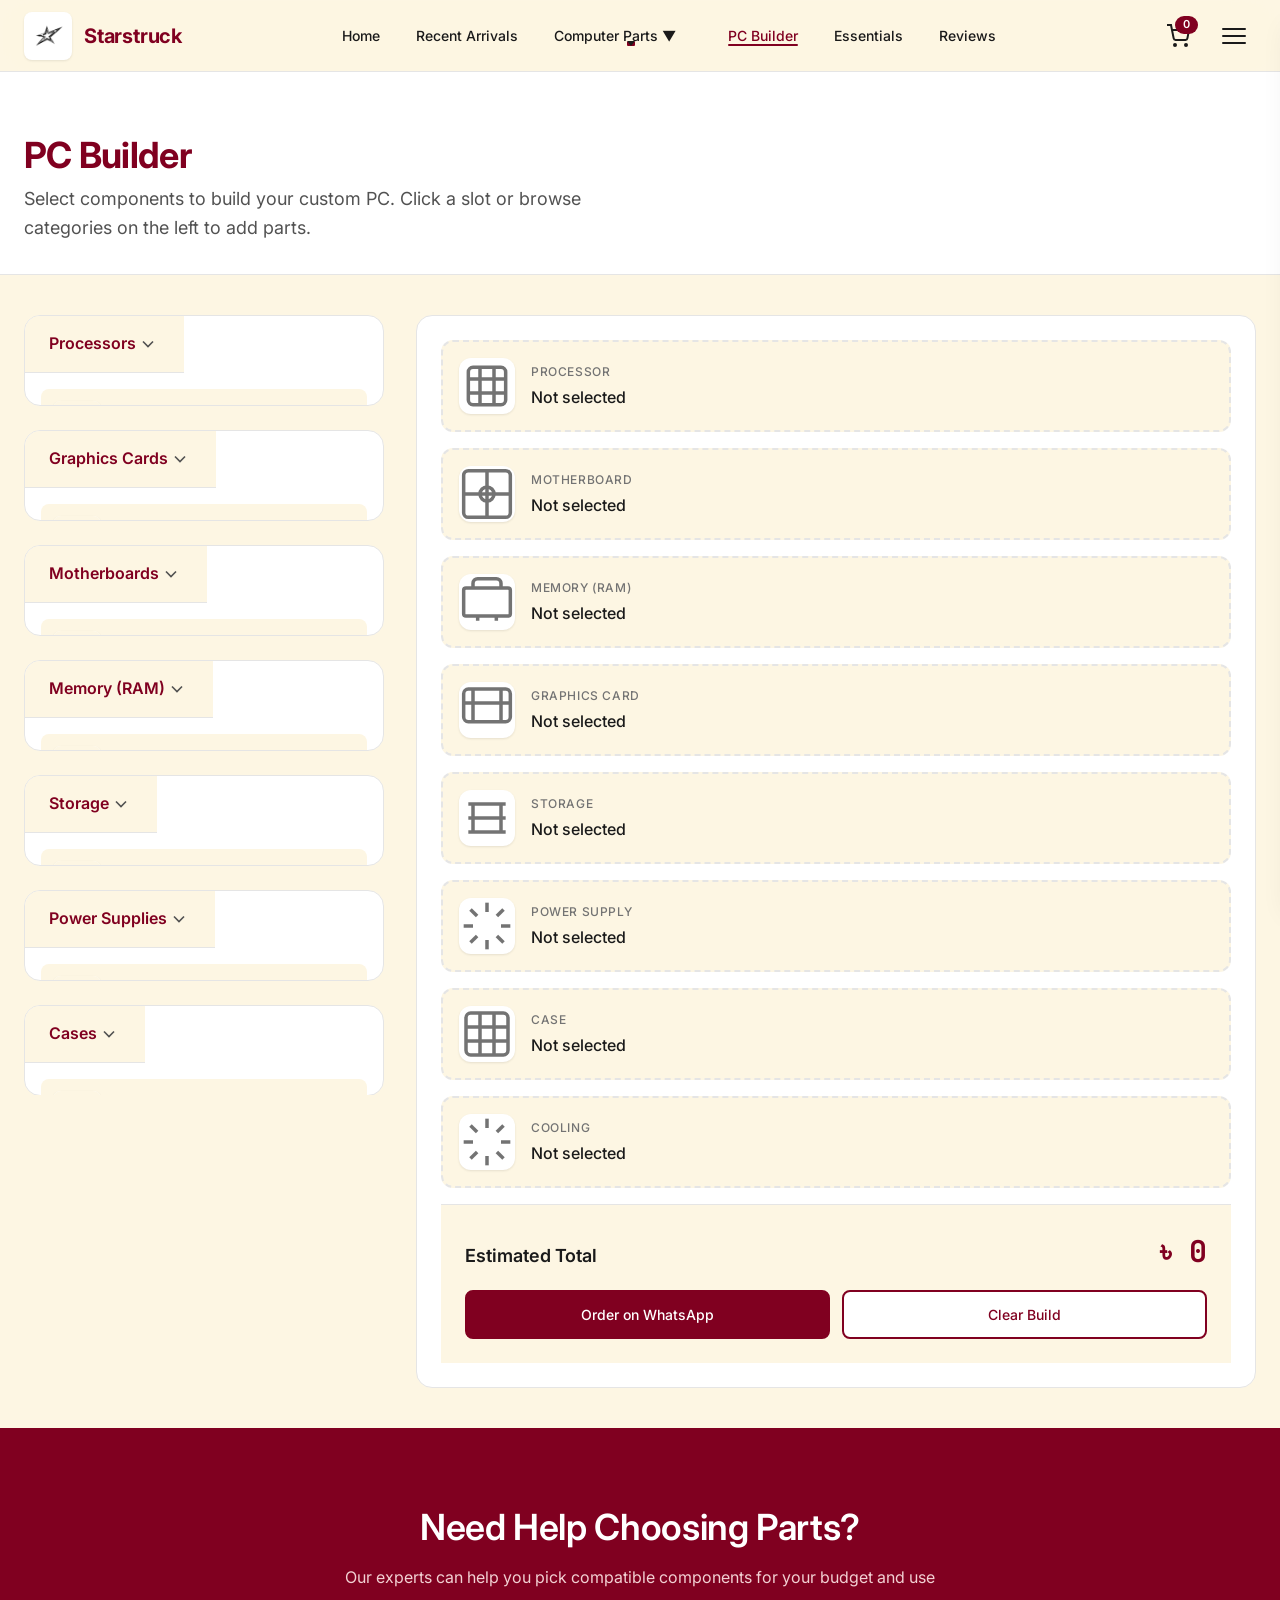
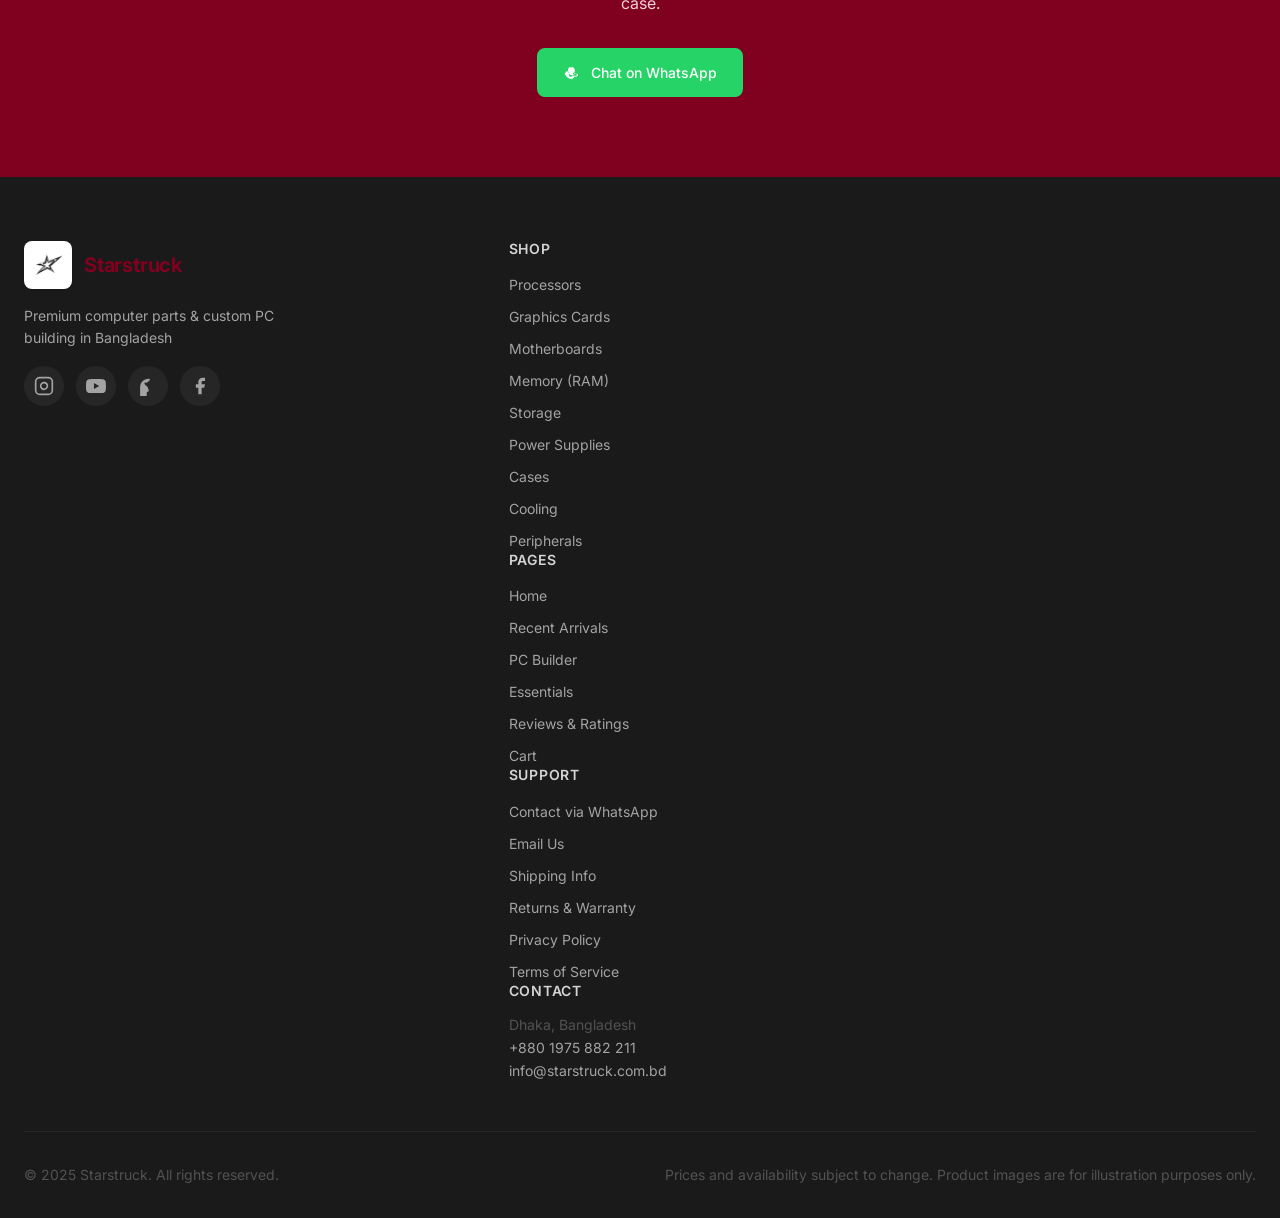
<file: pages/builder.html>
<!DOCTYPE html>
<html lang="en">
<head>
  <meta charset="UTF-8">
  <meta name="viewport" content="width=device-width, initial-scale=1.0">
  <meta name="description" content="Starstruck PC Builder — Build your custom PC with our interactive part picker. Choose components, check compatibility, and order via WhatsApp.">
  <meta name="theme-color" content="#800020">

  <meta property="og:type" content="website">
  <meta property="og:url" content="https://starstruck.com.bd/pages/builder.html">
  <meta property="og:title" content="PC Builder — Starstruck">
  <meta property="og:description" content="Build your dream PC with our interactive part picker. Check compatibility and order via WhatsApp.">
  <meta property="og:image" content="https://starstruck.com.bd/images/og-image.jpg">
  <meta property="og:site_name" content="Starstruck">

  <meta name="twitter:card" content="summary_large_image">
  <meta name="twitter:title" content="PC Builder — Starstruck">
  <meta name="twitter:description" content="Build your custom PC with our interactive part picker.">

  <link rel="canonical" href="https://starstruck.com.bd/pages/builder.html">
  <link rel="icon" type="image/svg+xml" href="/images/favicon.svg">
  <link rel="preconnect" href="https://fonts.googleapis.com">
  <link rel="preconnect" href="https://fonts.gstatic.com" crossorigin>
  <link rel="preload" as="style" href="https://fonts.googleapis.com/css2?family=Inter:wght@300;400;500;600;700&family=JetBrains+Mono:wght@400;500;600&display=swap">
  <link rel="stylesheet" href="https://fonts.googleapis.com/css2?family=Inter:wght@300;400;500;600;700&family=JetBrains+Mono:wght@400;500;600&display=swap" media="print" onload="this.media='all'">
  <link rel="stylesheet" href="/css/main.css">

  <script type="application/ld+json">
  {
    "@context": "https://schema.org",
    "@type": "WebPage",
    "name": "PC Builder",
    "description": "Custom PC builder tool",
    "url": "https://starstruck.com.bd/pages/builder.html",
    "isPartOf": {
      "@type": "WebSite",
      "name": "Starstruck",
      "url": "https://starstruck.com.bd/"
    }
  }
  </script>

  <title>PC Builder — Starstruck</title>
</head>
<body>
  <a href="#main" class="skip-link">Skip to main content</a>

  <header class="header" role="banner">
    <div class="container header-inner">
      <a href="/" class="logo" aria-label="Starstruck Home">
        <img src="/images/logo.jpg" alt="" width="48" height="48" loading="eager" fetchpriority="high">
        <span class="logo-text">Starstruck</span>
      </a>

      <nav class="nav-desktop" role="navigation" aria-label="Main navigation">
        <ul class="nav-list">
          <li><a href="/" class="nav-link">Home</a></li>
          <li><a href="/pages/recent.html" class="nav-link">Recent Arrivals</a></li>
          <li class="nav-dropdown">
            <button class="nav-link dropdown-toggle" aria-expanded="false" aria-haspopup="true" aria-controls="parts-menu">Computer Parts ▼</button>
            <ul id="parts-menu" class="dropdown-menu" role="menu">
              <li><a href="/pages/parts.html?cat=processor" class="dropdown-item" role="menuitem">Processors</a></li>
              <li><a href="/pages/parts.html?cat=graphics" class="dropdown-item" role="menuitem">Graphics Cards</a></li>
              <li><a href="/pages/parts.html?cat=motherboard" class="dropdown-item" role="menuitem">Motherboards</a></li>
              <li><a href="/pages/parts.html?cat=ram" class="dropdown-item" role="menuitem">RAM</a></li>
              <li><a href="/pages/parts.html?cat=storage" class="dropdown-item" role="menuitem">Storage</a></li>
              <li><a href="/pages/parts.html?cat=psu" class="dropdown-item" role="menuitem">Power Supplies</a></li>
              <li><a href="/pages/parts.html?cat=casing" class="dropdown-item" role="menuitem">Cases</a></li>
              <li><a href="/pages/parts.html?cat=cooling" class="dropdown-item" role="menuitem">Cooling</a></li>
              <li><a href="/pages/parts.html?cat=peripherals" class="dropdown-item" role="menuitem">Peripherals</a></li>
            </ul>
          </li>
          <li><a href="/pages/builder.html" class="nav-link active" aria-current="page">PC Builder</a></li>
          <li><a href="/pages/essentials.html" class="nav-link">Essentials</a></li>
          <li><a href="/pages/reviews.html" class="nav-link">Reviews</a></li>
        </ul>
      </nav>

      <div class="header-actions">
        <a href="/pages/cart.html" class="cart-btn" aria-label="Shopping cart">
          <svg width="24" height="24" viewBox="0 0 24 24" fill="none" stroke="currentColor" stroke-width="2" aria-hidden="true">
            <circle cx="9" cy="21" r="1"></circle>
            <circle cx="20" cy="21" r="1"></circle>
            <path d="M1 1h4l2.68 13.39a2 2 0 0 0 2 1.61h9.72a2 2 0 0 0 2-1.61L23 6H6"></path>
          </svg>
          <span class="cart-count" aria-live="polite">0</span>
        </a>
        <button class="mobile-menu-btn" aria-expanded="false" aria-controls="mobile-menu" aria-label="Open menu">
          <span class="hamburger" aria-hidden="true"></span>
        </button>
      </div>
    </div>

    <nav id="mobile-menu" class="mobile-menu" role="navigation" aria-label="Mobile navigation" hidden>
      <div class="mobile-menu-inner">
        <button class="mobile-menu-close" aria-label="Close menu">
          <svg width="24" height="24" viewBox="0 0 24 24" fill="none" stroke="currentColor" stroke-width="2" aria-hidden="true">
            <line x1="18" y1="6" x2="6" y2="18"></line>
            <line x1="6" y1="6" x2="18" y2="18"></line>
          </svg>
        </button>
        <ul class="mobile-nav-list">
          <li><a href="/" class="mobile-nav-link">Home</a></li>
          <li><a href="/pages/recent.html" class="mobile-nav-link">Recent Arrivals</a></li>
          <li class="mobile-dropdown">
            <button class="mobile-nav-link mobile-dropdown-toggle" aria-expanded="false">Computer Parts ▼</button>
            <ul class="mobile-dropdown-menu" hidden>
              <li><a href="/pages/parts.html?cat=processor" class="mobile-dropdown-item">Processors</a></li>
              <li><a href="/pages/parts.html?cat=graphics" class="mobile-dropdown-item">Graphics Cards</a></li>
              <li><a href="/pages/parts.html?cat=motherboard" class="mobile-dropdown-item">Motherboards</a></li>
              <li><a href="/pages/parts.html?cat=ram" class="mobile-dropdown-item">RAM</a></li>
              <li><a href="/pages/parts.html?cat=storage" class="mobile-dropdown-item">Storage</a></li>
              <li><a href="/pages/parts.html?cat=psu" class="mobile-dropdown-item">Power Supplies</a></li>
              <li><a href="/pages/parts.html?cat=casing" class="mobile-dropdown-item">Cases</a></li>
              <li><a href="/pages/parts.html?cat=cooling" class="mobile-dropdown-item">Cooling</a></li>
              <li><a href="/pages/parts.html?cat=peripherals" class="mobile-dropdown-item">Peripherals</a></li>
            </ul>
          </li>
          <li><a href="/pages/builder.html" class="mobile-nav-link active">PC Builder</a></li>
          <li><a href="/pages/essentials.html" class="mobile-nav-link">Essentials</a></li>
          <li><a href="/pages/reviews.html" class="mobile-nav-link">Reviews</a></li>
        </ul>
        <div class="mobile-menu-footer">
          <a href="https://wa.me/8801975882211" class="btn btn-primary btn-whatsapp" target="_blank" rel="noopener">
            <svg width="20" height="20" viewBox="0 0 24 24" fill="currentColor" aria-hidden="true"><path d="M17.472 14.382c-.297-.149-1.758-.867-2.03-.967-.273-.099-.471-.148-.67.15-.197.297-.767.966-.94 1.164-.173.199-.347.223-.644.075-.297-.15-1.255-.463-2.39-1.475-.883-.788-1.48-1.761-1.653-2.059-.173-.297-.018-.454.13-.606.134-.133.298-.347.446-.52.149-.174.198-.298.298-.497.099-.198.05-.371-.025-.52-.075-.149-.669-1.612-.916-2.207-.242-.579-.487-.5-.669-.51-.173-.008-.371-.01-.57-.01-.198 0-.52.074-.792.372-.272.297-1.04 1.016-1.04 2.479 0 1.462 1.065 2.875 1.213 3.074.149.198 2.096 3.2 5.077 4.487.709.306 1.262.489 1.694.625.712.227 1.36.195 1.871.118.571-.085 1.758-.719 2.006-1.413.248-.695.248-1.289.173-1.413-.074-.124-.272-.198-.57-.672m-5.421 7.403h-.004a31.317 31.317 0 0 1-5.378-1.826 26.617 26.617 0 0 1-4.393-4.613 1.4 1.4 0 0 1 .047-1.425l1.527-1.875a1.376 1.376 0 0 1 1.977-.225 15.286 15.286 0 0 0 3.998 1.73 7.544 7.544 0 0 0 2.664-.244c.396-.1.816-.284 1.09-.52.273-.232.472-.526.52-.83.047-.3.047-.717.047-1.378 0-.873-.215-1.709-.643-2.438-.428-.728-.974-1.17-1.584-1.426-.61-.255-1.723-.228-2.601.13-.878.358-1.678 1.002-2.196 1.794-.519.792-.822 1.778-.916 2.107-.095.33-.095.833-.095 1.134 0 .578.36 1.083.826 1.412.467.328 1.13.607 1.893.873.588.208 1.342.215 1.978.074.465-.102 1.047-.394 1.395-.856.349-.463.59-.933.736-1.286.148-.354.148-.778.048-1.106-.1-.327-.415-.726-.84-1.008-.424-.282-.93-.424-1.507-.424-.644 0-1.248.203-1.795.573-.635.424-1.055 1.029-1.254 1.626-.2.6-.2.989-.2 1.286 0 .697.22 1.415.703 1.984.243.286.577.562.977.823.384.246.797.41 1.215.485.357.063.765.048 1.145-.122.436-.192.878-.53 1.12-.855.244-.328.469-.683.695-.94.225-.258.488-.46.694-.62.207-.16.45-.263.672-.263.197 0 .394.084.57.224.176.139.354.336.533.51.18.174.34.37.48.574.14.203.233.392.275.54.043.15.043.282.043.392 0 .218-.087.433-.272.605-.218.2-.476.354-.754.45-.328.108-.77.075-1.248-.024l-.225-.048c-.59-.108-1.18-.283-1.64-.562-.488-.292-.87-.58-1.2-.854-.318-.287-.646-.512-.916-.707-.27-.194-.497-.384-.737-.506-.21-.114-.447-.148-.67-.148-.197 0-.394.084-.57.224-.192.154-.383.348-.574.574-.19.225-.333.45-.415.695-.082.245-.082.52-.082.778 0 .298.086.575.273.802.173.213.37.387.574.52.203.13.414.258.62.357.224.108.477.173.737.198.546.052 1.364-.225 2.275-.915.55-.413 1.05-.912 1.5-.137.45.775.245 1.867-.372 2.47-.618.602-1.425.915-2.195.915-.748 0-1.41-.198-1.95-.573z"/></svg>
            <span>Order on WhatsApp</span>
          </a>
        </div>
      </div>
    </nav>
  </header>

  <main id="main" role="main">
    <section class="page-header">
      <div class="container">
        <h1 class="page-title">PC Builder</h1>
        <p class="page-description">Select components to build your custom PC. Click a slot or browse categories on the left to add parts.</p>
      </div>
    </section>

    <section class="builder-page">
      <div class="container">
        <div class="builder-grid">
          <!-- Sidebar with Parts -->
          <aside class="builder-sidebar" aria-label="Component categories">
            <!-- Rendered by JS -->
          </aside>

          <!-- Main Build Area -->
          <div class="builder-main">
            <div class="builder-build" role="region" aria-label="Your build">
              <!-- Build slots rendered by JS -->
            </div>
          </div>
        </div>
      </div>
    </section>

    <section class="cta" aria-labelledby="builder-cta-title">
      <div class="container">
        <div class="cta-content">
          <h2 id="builder-cta-title">Need Help Choosing Parts?</h2>
          <p>Our experts can help you pick compatible components for your budget and use case.</p>
          <a href="https://wa.me/8801975882211?text=Hi%20Starstruck%2C%20I%20need%20help%20with%20my%20PC%20build" class="btn btn-primary btn-whatsapp" target="_blank" rel="noopener">
            <svg width="20" height="20" viewBox="0 0 24 24" fill="currentColor" aria-hidden="true"><path d="M17.472 14.382c-.297-.149-1.758-.867-2.03-.967-.273-.099-.471-.148-.67.15-.197.297-.767.966-.94 1.164-.173.199-.347.223-.644.075-.297-.15-1.255-.463-2.39-1.475-.883-.788-1.48-1.761-1.653-2.059-.173-.297-.018-.454.13-.606.134-.133.298-.347.446-.52.149-.174.198-.298.298-.497.099-.198.05-.371-.025-.52-.075-.149-.669-1.612-.916-2.207-.242-.579-.487-.5-.669-.51-.173-.008-.371-.01-.57-.01-.198 0-.52.074-.792.372-.272.297-1.04 1.016-1.04 2.479 0 1.462 1.065 2.875 1.213 3.074.149.198 2.096 3.2 5.077 4.487.709.306 1.262.489 1.694.625.712.227 1.36.195 1.871.118.571-.085 1.758-.719 2.006-1.413.248-.695.248-1.289.173-1.413-.074-.124-.272-.198-.57-.672m-5.421 7.403h-.004a31.317 31.317 0 0 1-5.378-1.826 26.617 26.617 0 0 1-4.393-4.613 1.4 1.4 0 0 1 .047-1.425l1.527-1.875a1.376 1.376 0 0 1 1.977-.225 15.286 15.286 0 0 0 3.998 1.73 7.544 7.544 0 0 0 2.664-.244c.396-.1.816-.284 1.09-.52.273-.232.472-.526.52-.83.047-.3.047-.717.047-1.378 0-.873-.215-1.709-.643-2.438-.428-.728-.974-1.17-1.584-1.426-.61-.255-1.723-.228-2.601.13-.878.358-1.678 1.002-2.196 1.794-.519.792-.822 1.778-.916 2.107-.095.33-.095.833-.095 1.134 0 .578.36 1.083.826 1.412.467.328 1.13.607 1.893.873.588.208 1.342.215 1.978.074.465-.102 1.047-.394 1.395-.856.349-.463.59-.933.736-1.286.148-.354.148-.778.048-1.106-.1-.327-.415-.726-.84-1.008-.424-.282-.93-.424-1.507-.424-.644 0-1.248.203-1.795.573-.635.424-1.055 1.029-1.254 1.626-.2.6-.2.989-.2 1.286 0 .697.22 1.415.703 1.984.243.286.577.562.977.823.384.246.797.41 1.215.485.357.063.765.048 1.145-.122.436-.192.878-.53 1.12-.855.244-.328.469-.683.695-.94.225-.258.488-.46.694-.62.207-.16.45-.263.672-.263.197 0 .394.084.57.224.176.139.354.336.533.51.18.174.34.37.48.574.14.203.233.392.275.54.043.15.043.282.043.392 0 .218-.087.433-.272.605-.218.2-.476.354-.754.45-.328.108-.77.075-1.248-.024l-.225-.048c-.59-.108-1.18-.283-1.64-.562-.488-.292-.87-.58-1.2-.854-.318-.287-.646-.512-.916-.707-.27-.194-.497-.384-.737-.506-.21-.114-.447-.148-.67-.148-.197 0-.394.084-.57.224-.192.154-.383.348-.574.574-.19.225-.333.45-.415.695-.082.245-.082.52-.082.778 0 .298.086.575.273.802.173.213.37.387.574.52.203.13.414.258.62.357.224.108.477.173.737.198.546.052 1.364-.225 2.275-.915.55-.413 1.05-.912 1.5-.137.45.775.245 1.867-.372 2.47-.618.602-1.425.915-2.195.915-.748 0-1.41-.198-1.95-.573z"/></svg>
            Chat on WhatsApp
          </a>
        </div>
      </div>
    </section>
  </main>

  <footer class="footer" role="contentinfo">
    <div class="container">
      <div class="footer-grid">
        <div class="footer-brand">
          <a href="/" class="logo" aria-label="Starstruck Home">
            <img src="/images/logo.jpg" alt="" width="48" height="48">
            <span class="logo-text">Starstruck</span>
          </a>
          <p class="footer-tagline">Premium computer parts & custom PC building in Bangladesh</p>
          <div class="social-links" role="list" aria-label="Social media">
            <a href="https://instagram.com/snrox_" class="social-link" target="_blank" rel="noopener" aria-label="Instagram">
              <svg width="20" height="20" viewBox="0 0 24 24" fill="none" stroke="currentColor" stroke-width="2" aria-hidden="true"><rect x="2" y="2" width="20" height="20" rx="5" ry="5"></rect><path d="M16 11.37A4 4 0 1 1 12.63 8 4 4 0 0 1 16 11.37z"></path><line x1="17.5" y1="6.5" x2="17.51" y2="6.5"></line></svg>
            </a>
            <a href="https://youtube.com/@raisawill" class="social-link" target="_blank" rel="noopener" aria-label="YouTube">
              <svg width="20" height="20" viewBox="0 0 24 24" fill="currentColor" aria-hidden="true"><path d="M23.498 6.186a3.016 3.016 0 0 0-2.122-2.136C19.505 3.545 12 3.545 12 3.545s-7.505 0-9.377.505A3.017 3.017 0 0 0 .502 6.186C0 8.07 0 12 0 12s0 3.93.502 5.814a3.016 3.016 0 0 0 2.122 2.136c1.871.505 9.376.505 9.376.505s7.505 0 9.377-.505a3.015 3.015 0 0 0 2.122-2.136C24 15.93 24 12 24 12s0-3.93-.502-5.814zM9.545 15.568V8.432L15.818 12 9.545 15.568z"/></svg>
            </a>
            <a href="https://tiktok.com/@starstruckbd" class="social-link" target="_blank" rel="noopener" aria-label="TikTok">
              <svg width="20" height="20" viewBox="0 0 24 24" fill="currentColor" aria-hidden="true"><path d="M12.545,3.233C7.04,3.233,2.591,7.735,2.537,13.197c0,3.749,0,7.498,0,11.246c0,1.364,0.638,2.604,2.177,2.887c1.809,0.331,3.655-0.304,4.577-1.43c0.857-1.055,1.221-2.502,1.273-4.021c0.019-0.559-0.082-1.134-0.082-1.719c0-1.145,1.472-1.113,1.472-1.113s1.006-0.588,1.006-1.396c0-1.584-0.708-2.815-2.73-2.815c-0.843,0-1.721,0.547-1.721,1.407c0,0.379,0.07,0.727,0.176,1.028c0.162,0.461,0.567,1.052,1.507,1.052c1.106,0,2.065-0.722,2.065-2.375c0-1.152-0.318-2.117-0.758-2.795c-0.629-0.975-2.228-1.773-2.707-2.378c-0.174-0.222-0.349-0.485-0.524-0.776c-0.246-0.413-0.523-0.766-0.523-1.168c0-0.572,0.51-1.053,1.418-1.053c0.697,0,1.145,0.242,1.425,0.609c0.044-0.245,0.141-0.463,0.31-0.655C15.977,4.469,14.293,3.233,12.545,3.233z"/></svg>
            </a>
            <a href="https://www.facebook.com/share/1JTThDtScw/" class="social-link" target="_blank" rel="noopener" aria-label="Facebook">
              <svg width="20" height="20" viewBox="0 0 24 24" fill="currentColor" aria-hidden="true"><path d="M18 2h-3a5 5 0 0 0-5 5v3H7v4h3v8h4v-8h3l1-4h-4V7a1 1 0 0 1 1-1h3z"/></svg>
            </a>
          </div>
        </div>
        <nav class="footer-nav" aria-label="Footer navigation">
          <div class="footer-nav-col">
            <h4>Shop</h4>
            <ul>
              <li><a href="/pages/parts.html?cat=processor">Processors</a></li>
              <li><a href="/pages/parts.html?cat=graphics">Graphics Cards</a></li>
              <li><a href="/pages/parts.html?cat=motherboard">Motherboards</a></li>
              <li><a href="/pages/parts.html?cat=ram">Memory (RAM)</a></li>
              <li><a href="/pages/parts.html?cat=storage">Storage</a></li>
              <li><a href="/pages/parts.html?cat=psu">Power Supplies</a></li>
              <li><a href="/pages/parts.html?cat=casing">Cases</a></li>
              <li><a href="/pages/parts.html?cat=cooling">Cooling</a></li>
              <li><a href="/pages/parts.html?cat=peripherals">Peripherals</a></li>
            </ul>
          </div>
          <div class="footer-nav-col">
            <h4>Pages</h4>
            <ul>
              <li><a href="/">Home</a></li>
              <li><a href="/pages/recent.html">Recent Arrivals</a></li>
              <li><a href="/pages/builder.html">PC Builder</a></li>
              <li><a href="/pages/essentials.html">Essentials</a></li>
              <li><a href="/pages/reviews.html">Reviews & Ratings</a></li>
              <li><a href="/pages/cart.html">Cart</a></li>
            </ul>
          </div>
          <div class="footer-nav-col">
            <h4>Support</h4>
            <ul>
              <li><a href="https://wa.me/8801975882211" target="_blank" rel="noopener">Contact via WhatsApp</a></li>
              <li><a href="mailto:info@starstruck.com.bd">Email Us</a></li>
              <li><a href="/pages/shipping.html">Shipping Info</a></li>
              <li><a href="/pages/returns.html">Returns & Warranty</a></li>
              <li><a href="/pages/privacy.html">Privacy Policy</a></li>
              <li><a href="/pages/terms.html">Terms of Service</a></li>
            </ul>
          </div>
          <div class="footer-nav-col">
            <h4>Contact</h4>
            <address class="footer-address">
              <p>Dhaka, Bangladesh</p>
              <p><a href="tel:+8801975882211">+880 1975 882 211</a></p>
              <p><a href="mailto:info@starstruck.com.bd">info@starstruck.com.bd</a></p>
            </address>
          </div>
        </nav>
      </div>
      <div class="footer-bottom">
        <p>&copy; 2025 Starstruck. All rights reserved.</p>
        <p class="footer-disclaimer">Prices and availability subject to change. Product images are for illustration purposes only.</p>
      </div>
    </div>
  </footer>

  <div id="toast-container" class="toast-container" role="region" aria-label="Notifications" aria-live="polite"></div>

  <aside id="cart-sidebar" class="cart-sidebar" role="dialog" aria-label="Shopping cart" aria-hidden="true">
    <div class="cart-sidebar-inner">
      <header class="cart-header">
        <h2>Your Cart</h2>
        <button class="cart-close" aria-label="Close cart">&times;</button>
      </header>
      <div class="cart-items" id="cart-items" role="list"></div>
      <footer class="cart-footer">
        <div class="cart-summary">
          <span>Subtotal</span>
          <span class="cart-subtotal">৳0</span>
        </div>
        <a href="/pages/cart.html" class="btn btn-primary btn-full">View Cart & Checkout</a>
        <button class="btn btn-secondary btn-full cart-clear" disabled>Clear Cart</button>
      </footer>
    </div>
  </aside>
  <div class="cart-overlay" aria-hidden="true"></div>

  <script src="/js/main.js"></script>
</body>
</html>
</file>
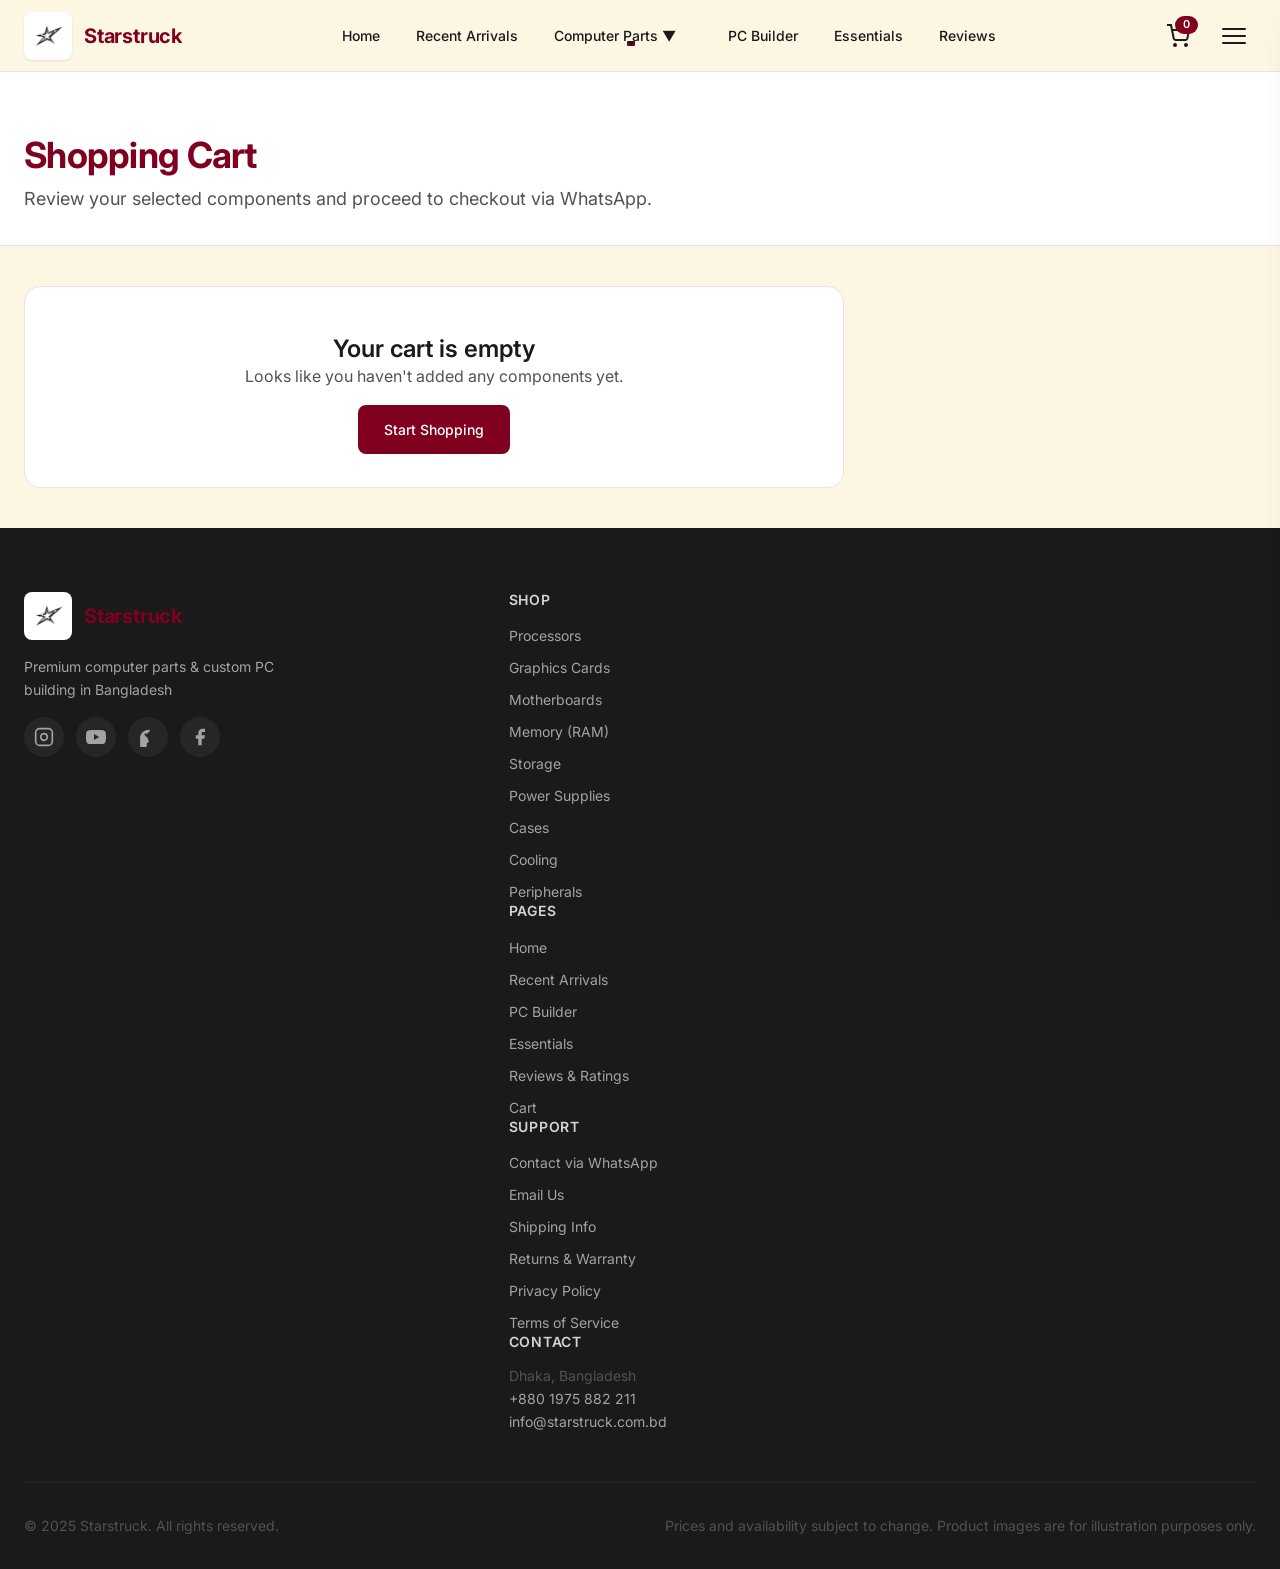
<file: pages/cart.html>
<!DOCTYPE html>
<html lang="en">
<head>
  <meta charset="UTF-8">
  <meta name="viewport" content="width=device-width, initial-scale=1.0">
  <meta name="description" content="Starstruck Cart — Review your selected computer parts and proceed to checkout via WhatsApp.">
  <meta name="theme-color" content="#800020">
  <meta name="robots" content="noindex, follow">

  <meta property="og:type" content="website">
  <meta property="og:url" content="https://starstruck.com.bd/pages/cart.html">
  <meta property="og:title" content="Shopping Cart — Starstruck">
  <meta property="og:description" content="Review your selected components and checkout via WhatsApp.">
  <meta property="og:image" content="https://starstruck.com.bd/images/og-image.jpg">
  <meta property="og:site_name" content="Starstruck">

  <meta name="twitter:card" content="summary_large_image">
  <meta name="twitter:title" content="Shopping Cart — Starstruck">
  <meta name="twitter:description" content="Review your selected components and checkout.">

  <link rel="canonical" href="https://starstruck.com.bd/pages/cart.html">
  <link rel="icon" type="image/svg+xml" href="/images/favicon.svg">
  <link rel="preconnect" href="https://fonts.googleapis.com">
  <link rel="preconnect" href="https://fonts.gstatic.com" crossorigin>
  <link rel="preload" as="style" href="https://fonts.googleapis.com/css2?family=Inter:wght@300;400;500;600;700&family=JetBrains+Mono:wght@400;500;600&display=swap">
  <link rel="stylesheet" href="https://fonts.googleapis.com/css2?family=Inter:wght@300;400;500;600;700&family=JetBrains+Mono:wght@400;500;600&display=swap" media="print" onload="this.media='all'">
  <link rel="stylesheet" href="/css/main.css">

  <title>Shopping Cart — Starstruck</title>
</head>
<body>
  <a href="#main" class="skip-link">Skip to main content</a>

  <header class="header" role="banner">
    <div class="container header-inner">
      <a href="/" class="logo" aria-label="Starstruck Home">
        <img src="/images/logo.jpg" alt="" width="48" height="48" loading="eager" fetchpriority="high">
        <span class="logo-text">Starstruck</span>
      </a>

      <nav class="nav-desktop" role="navigation" aria-label="Main navigation">
        <ul class="nav-list">
          <li><a href="/" class="nav-link">Home</a></li>
          <li><a href="/pages/recent.html" class="nav-link">Recent Arrivals</a></li>
          <li class="nav-dropdown">
            <button class="nav-link dropdown-toggle" aria-expanded="false" aria-haspopup="true" aria-controls="parts-menu">Computer Parts ▼</button>
            <ul id="parts-menu" class="dropdown-menu" role="menu">
              <li><a href="/pages/parts.html?cat=processor" class="dropdown-item" role="menuitem">Processors</a></li>
              <li><a href="/pages/parts.html?cat=graphics" class="dropdown-item" role="menuitem">Graphics Cards</a></li>
              <li><a href="/pages/parts.html?cat=motherboard" class="dropdown-item" role="menuitem">Motherboards</a></li>
              <li><a href="/pages/parts.html?cat=ram" class="dropdown-item" role="menuitem">RAM</a></li>
              <li><a href="/pages/parts.html?cat=storage" class="dropdown-item" role="menuitem">Storage</a></li>
              <li><a href="/pages/parts.html?cat=psu" class="dropdown-item" role="menuitem">Power Supplies</a></li>
              <li><a href="/pages/parts.html?cat=casing" class="dropdown-item" role="menuitem">Cases</a></li>
              <li><a href="/pages/parts.html?cat=cooling" class="dropdown-item" role="menuitem">Cooling</a></li>
              <li><a href="/pages/parts.html?cat=peripherals" class="dropdown-item" role="menuitem">Peripherals</a></li>
            </ul>
          </li>
          <li><a href="/pages/builder.html" class="nav-link">PC Builder</a></li>
          <li><a href="/pages/essentials.html" class="nav-link">Essentials</a></li>
          <li><a href="/pages/reviews.html" class="nav-link">Reviews</a></li>
        </ul>
      </nav>

      <div class="header-actions">
        <a href="/pages/cart.html" class="cart-btn" aria-label="Shopping cart" aria-current="page">
          <svg width="24" height="24" viewBox="0 0 24 24" fill="none" stroke="currentColor" stroke-width="2" aria-hidden="true">
            <circle cx="9" cy="21" r="1"></circle>
            <circle cx="20" cy="21" r="1"></circle>
            <path d="M1 1h4l2.68 13.39a2 2 0 0 0 2 1.61h9.72a2 2 0 0 0 2-1.61L23 6H6"></path>
          </svg>
          <span class="cart-count" aria-live="polite">0</span>
        </a>
        <button class="mobile-menu-btn" aria-expanded="false" aria-controls="mobile-menu" aria-label="Open menu">
          <span class="hamburger" aria-hidden="true"></span>
        </button>
      </div>
    </div>

    <nav id="mobile-menu" class="mobile-menu" role="navigation" aria-label="Mobile navigation" hidden>
      <div class="mobile-menu-inner">
        <button class="mobile-menu-close" aria-label="Close menu">
          <svg width="24" height="24" viewBox="0 0 24 24" fill="none" stroke="currentColor" stroke-width="2" aria-hidden="true">
            <line x1="18" y1="6" x2="6" y2="18"></line>
            <line x1="6" y1="6" x2="18" y2="18"></line>
          </svg>
        </button>
        <ul class="mobile-nav-list">
          <li><a href="/" class="mobile-nav-link">Home</a></li>
          <li><a href="/pages/recent.html" class="mobile-nav-link">Recent Arrivals</a></li>
          <li class="mobile-dropdown">
            <button class="mobile-nav-link mobile-dropdown-toggle" aria-expanded="false">Computer Parts ▼</button>
            <ul class="mobile-dropdown-menu" hidden>
              <li><a href="/pages/parts.html?cat=processor" class="mobile-dropdown-item">Processors</a></li>
              <li><a href="/pages/parts.html?cat=graphics" class="mobile-dropdown-item">Graphics Cards</a></li>
              <li><a href="/pages/parts.html?cat=motherboard" class="mobile-dropdown-item">Motherboards</a></li>
              <li><a href="/pages/parts.html?cat=ram" class="mobile-dropdown-item">RAM</a></li>
              <li><a href="/pages/parts.html?cat=storage" class="mobile-dropdown-item">Storage</a></li>
              <li><a href="/pages/parts.html?cat=psu" class="mobile-dropdown-item">Power Supplies</a></li>
              <li><a href="/pages/parts.html?cat=casing" class="mobile-dropdown-item">Cases</a></li>
              <li><a href="/pages/parts.html?cat=cooling" class="mobile-dropdown-item">Cooling</a></li>
              <li><a href="/pages/parts.html?cat=peripherals" class="mobile-dropdown-item">Peripherals</a></li>
            </ul>
          </li>
          <li><a href="/pages/builder.html" class="mobile-nav-link">PC Builder</a></li>
          <li><a href="/pages/essentials.html" class="mobile-nav-link">Essentials</a></li>
          <li><a href="/pages/reviews.html" class="mobile-nav-link">Reviews</a></li>
        </ul>
        <div class="mobile-menu-footer">
          <a href="https://wa.me/8801975882211" class="btn btn-primary btn-whatsapp" target="_blank" rel="noopener">
            <svg width="20" height="20" viewBox="0 0 24 24" fill="currentColor" aria-hidden="true"><path d="M17.472 14.382c-.297-.149-1.758-.867-2.03-.967-.273-.099-.471-.148-.67.15-.197.297-.767.966-.94 1.164-.173.199-.347.223-.644.075-.297-.15-1.255-.463-2.39-1.475-.883-.788-1.48-1.761-1.653-2.059-.173-.297-.018-.454.13-.606.134-.133.298-.347.446-.52.149-.174.198-.298.298-.497.099-.198.05-.371-.025-.52-.075-.149-.669-1.612-.916-2.207-.242-.579-.487-.5-.669-.51-.173-.008-.371-.01-.57-.01-.198 0-.52.074-.792.372-.272.297-1.04 1.016-1.04 2.479 0 1.462 1.065 2.875 1.213 3.074.149.198 2.096 3.2 5.077 4.487.709.306 1.262.489 1.694.625.712.227 1.36.195 1.871.118.571-.085 1.758-.719 2.006-1.413.248-.695.248-1.289.173-1.413-.074-.124-.272-.198-.57-.672m-5.421 7.403h-.004a31.317 31.317 0 0 1-5.378-1.826 26.617 26.617 0 0 1-4.393-4.613 1.4 1.4 0 0 1 .047-1.425l1.527-1.875a1.376 1.376 0 0 1 1.977-.225 15.286 15.286 0 0 0 3.998 1.73 7.544 7.544 0 0 0 2.664-.244c.396-.1.816-.284 1.09-.52.273-.232.472-.526.52-.83.047-.3.047-.717.047-1.378 0-.873-.215-1.709-.643-2.438-.428-.728-.974-1.17-1.584-1.426-.61-.255-1.723-.228-2.601.13-.878.358-1.678 1.002-2.196 1.794-.519.792-.822 1.778-.916 2.107-.095.33-.095.833-.095 1.134 0 .578.36 1.083.826 1.412.467.328 1.13.607 1.893.873.588.208 1.342.215 1.978.074.465-.102 1.047-.394 1.395-.856.349-.463.59-.933.736-1.286.148-.354.148-.778.048-1.106-.1-.327-.415-.726-.84-1.008-.424-.282-.93-.424-1.507-.424-.644 0-1.248.203-1.795.573-.635.424-1.055 1.029-1.254 1.626-.2.6-.2.989-.2 1.286 0 .697.22 1.415.703 1.984.243.286.577.562.977.823.384.246.797.41 1.215.485.357.063.765.048 1.145-.122.436-.192.878-.53 1.12-.855.244-.328.469-.683.695-.94.225-.258.488-.46.694-.62.207-.16.45-.263.672-.263.197 0 .394.084.57.224.176.139.354.336.533.51.18.174.34.37.48.574.14.203.233.392.275.54.043.15.043.282.043.392 0 .218-.087.433-.272.605-.218.2-.476.354-.754.45-.328.108-.77.075-1.248-.024l-.225-.048c-.59-.108-1.18-.283-1.64-.562-.488-.292-.87-.58-1.2-.854-.318-.287-.646-.512-.916-.707-.27-.194-.497-.384-.737-.506-.21-.114-.447-.148-.67-.148-.197 0-.394.084-.57.224-.192.154-.383.348-.574.574-.19.225-.333.45-.415.695-.082.245-.082.52-.082.778 0 .298.086.575.273.802.173.213.37.387.574.52.203.13.414.258.62.357.224.108.477.173.737.198.546.052 1.364-.225 2.275-.915.55-.413 1.05-.912 1.5-.137.45.775.245 1.867-.372 2.47-.618.602-1.425.915-2.195.915-.748 0-1.41-.198-1.95-.573z"/></svg>
            <span>Order on WhatsApp</span>
          </a>
        </div>
      </div>
    </nav>
  </header>

  <main id="main" role="main">
    <section class="page-header">
      <div class="container">
        <h1 class="page-title">Shopping Cart</h1>
        <p class="page-description">Review your selected components and proceed to checkout via WhatsApp.</p>
      </div>
    </section>

    <section class="cart-page">
      <div class="container">
        <div class="cart-layout">
          <!-- Cart Items -->
          <div class="cart-items-list" role="region" aria-label="Cart items">
            <!-- Rendered by JS -->
          </div>

          <!-- Checkout Sidebar -->
          <aside class="cart-checkout" aria-label="Order summary">
            <!-- Rendered by JS -->
          </aside>
        </div>
      </div>
    </section>
  </main>

  <footer class="footer" role="contentinfo">
    <div class="container">
      <div class="footer-grid">
        <div class="footer-brand">
          <a href="/" class="logo" aria-label="Starstruck Home">
            <img src="/images/logo.jpg" alt="" width="48" height="48">
            <span class="logo-text">Starstruck</span>
          </a>
          <p class="footer-tagline">Premium computer parts & custom PC building in Bangladesh</p>
          <div class="social-links" role="list" aria-label="Social media">
            <a href="https://instagram.com/snrox_" class="social-link" target="_blank" rel="noopener" aria-label="Instagram">
              <svg width="20" height="20" viewBox="0 0 24 24" fill="none" stroke="currentColor" stroke-width="2" aria-hidden="true"><rect x="2" y="2" width="20" height="20" rx="5" ry="5"></rect><path d="M16 11.37A4 4 0 1 1 12.63 8 4 4 0 0 1 16 11.37z"></path><line x1="17.5" y1="6.5" x2="17.51" y2="6.5"></line></svg>
            </a>
            <a href="https://youtube.com/@raisawill" class="social-link" target="_blank" rel="noopener" aria-label="YouTube">
              <svg width="20" height="20" viewBox="0 0 24 24" fill="currentColor" aria-hidden="true"><path d="M23.498 6.186a3.016 3.016 0 0 0-2.122-2.136C19.505 3.545 12 3.545 12 3.545s-7.505 0-9.377.505A3.017 3.017 0 0 0 .502 6.186C0 8.07 0 12 0 12s0 3.93.502 5.814a3.016 3.016 0 0 0 2.122 2.136c1.871.505 9.376.505 9.376.505s7.505 0 9.377-.505a3.015 3.015 0 0 0 2.122-2.136C24 15.93 24 12 24 12s0-3.93-.502-5.814zM9.545 15.568V8.432L15.818 12 9.545 15.568z"/></svg>
            </a>
            <a href="https://tiktok.com/@starstruckbd" class="social-link" target="_blank" rel="noopener" aria-label="TikTok">
              <svg width="20" height="20" viewBox="0 0 24 24" fill="currentColor" aria-hidden="true"><path d="M12.545,3.233C7.04,3.233,2.591,7.735,2.537,13.197c0,3.749,0,7.498,0,11.246c0,1.364,0.638,2.604,2.177,2.887c1.809,0.331,3.655-0.304,4.577-1.43c0.857-1.055,1.221-2.502,1.273-4.021c0.019-0.559-0.082-1.134-0.082-1.719c0-1.145,1.472-1.113,1.472-1.113s1.006-0.588,1.006-1.396c0-1.584-0.708-2.815-2.73-2.815c-0.843,0-1.721,0.547-1.721,1.407c0,0.379,0.07,0.727,0.176,1.028c0.162,0.461,0.567,1.052,1.507,1.052c1.106,0,2.065-0.722,2.065-2.375c0-1.152-0.318-2.117-0.758-2.795c-0.629-0.975-2.228-1.773-2.707-2.378c-0.174-0.222-0.349-0.485-0.524-0.776c-0.246-0.413-0.523-0.766-0.523-1.168c0-0.572,0.51-1.053,1.418-1.053c0.697,0,1.145,0.242,1.425,0.609c0.044-0.245,0.141-0.463,0.31-0.655C15.977,4.469,14.293,3.233,12.545,3.233z"/></svg>
            </a>
            <a href="https://www.facebook.com/share/1JTThDtScw/" class="social-link" target="_blank" rel="noopener" aria-label="Facebook">
              <svg width="20" height="20" viewBox="0 0 24 24" fill="currentColor" aria-hidden="true"><path d="M18 2h-3a5 5 0 0 0-5 5v3H7v4h3v8h4v-8h3l1-4h-4V7a1 1 0 0 1 1-1h3z"/></svg>
            </a>
          </div>
        </div>
        <nav class="footer-nav" aria-label="Footer navigation">
          <div class="footer-nav-col">
            <h4>Shop</h4>
            <ul>
              <li><a href="/pages/parts.html?cat=processor">Processors</a></li>
              <li><a href="/pages/parts.html?cat=graphics">Graphics Cards</a></li>
              <li><a href="/pages/parts.html?cat=motherboard">Motherboards</a></li>
              <li><a href="/pages/parts.html?cat=ram">Memory (RAM)</a></li>
              <li><a href="/pages/parts.html?cat=storage">Storage</a></li>
              <li><a href="/pages/parts.html?cat=psu">Power Supplies</a></li>
              <li><a href="/pages/parts.html?cat=casing">Cases</a></li>
              <li><a href="/pages/parts.html?cat=cooling">Cooling</a></li>
              <li><a href="/pages/parts.html?cat=peripherals">Peripherals</a></li>
            </ul>
          </div>
          <div class="footer-nav-col">
            <h4>Pages</h4>
            <ul>
              <li><a href="/">Home</a></li>
              <li><a href="/pages/recent.html">Recent Arrivals</a></li>
              <li><a href="/pages/builder.html">PC Builder</a></li>
              <li><a href="/pages/essentials.html">Essentials</a></li>
              <li><a href="/pages/reviews.html">Reviews & Ratings</a></li>
              <li><a href="/pages/cart.html">Cart</a></li>
            </ul>
          </div>
          <div class="footer-nav-col">
            <h4>Support</h4>
            <ul>
              <li><a href="https://wa.me/8801975882211" target="_blank" rel="noopener">Contact via WhatsApp</a></li>
              <li><a href="mailto:info@starstruck.com.bd">Email Us</a></li>
              <li><a href="/pages/shipping.html">Shipping Info</a></li>
              <li><a href="/pages/returns.html">Returns & Warranty</a></li>
              <li><a href="/pages/privacy.html">Privacy Policy</a></li>
              <li><a href="/pages/terms.html">Terms of Service</a></li>
            </ul>
          </div>
          <div class="footer-nav-col">
            <h4>Contact</h4>
            <address class="footer-address">
              <p>Dhaka, Bangladesh</p>
              <p><a href="tel:+8801975882211">+880 1975 882 211</a></p>
              <p><a href="mailto:info@starstruck.com.bd">info@starstruck.com.bd</a></p>
            </address>
          </div>
        </nav>
      </div>
      <div class="footer-bottom">
        <p>&copy; 2025 Starstruck. All rights reserved.</p>
        <p class="footer-disclaimer">Prices and availability subject to change. Product images are for illustration purposes only.</p>
      </div>
    </div>
  </footer>

  <div id="toast-container" class="toast-container" role="region" aria-label="Notifications" aria-live="polite"></div>

  <aside id="cart-sidebar" class="cart-sidebar" role="dialog" aria-label="Shopping cart" aria-hidden="true">
    <div class="cart-sidebar-inner">
      <header class="cart-header">
        <h2>Your Cart</h2>
        <button class="cart-close" aria-label="Close cart">&times;</button>
      </header>
      <div class="cart-items" id="cart-items" role="list"></div>
      <footer class="cart-footer">
        <div class="cart-summary">
          <span>Subtotal</span>
          <span class="cart-subtotal">৳0</span>
        </div>
        <a href="/pages/cart.html" class="btn btn-primary btn-full">View Cart & Checkout</a>
        <button class="btn btn-secondary btn-full cart-clear" disabled>Clear Cart</button>
      </footer>
    </div>
  </aside>
  <div class="cart-overlay" aria-hidden="true"></div>

  <script src="/js/main.js"></script>
</body>
</html>
</file>
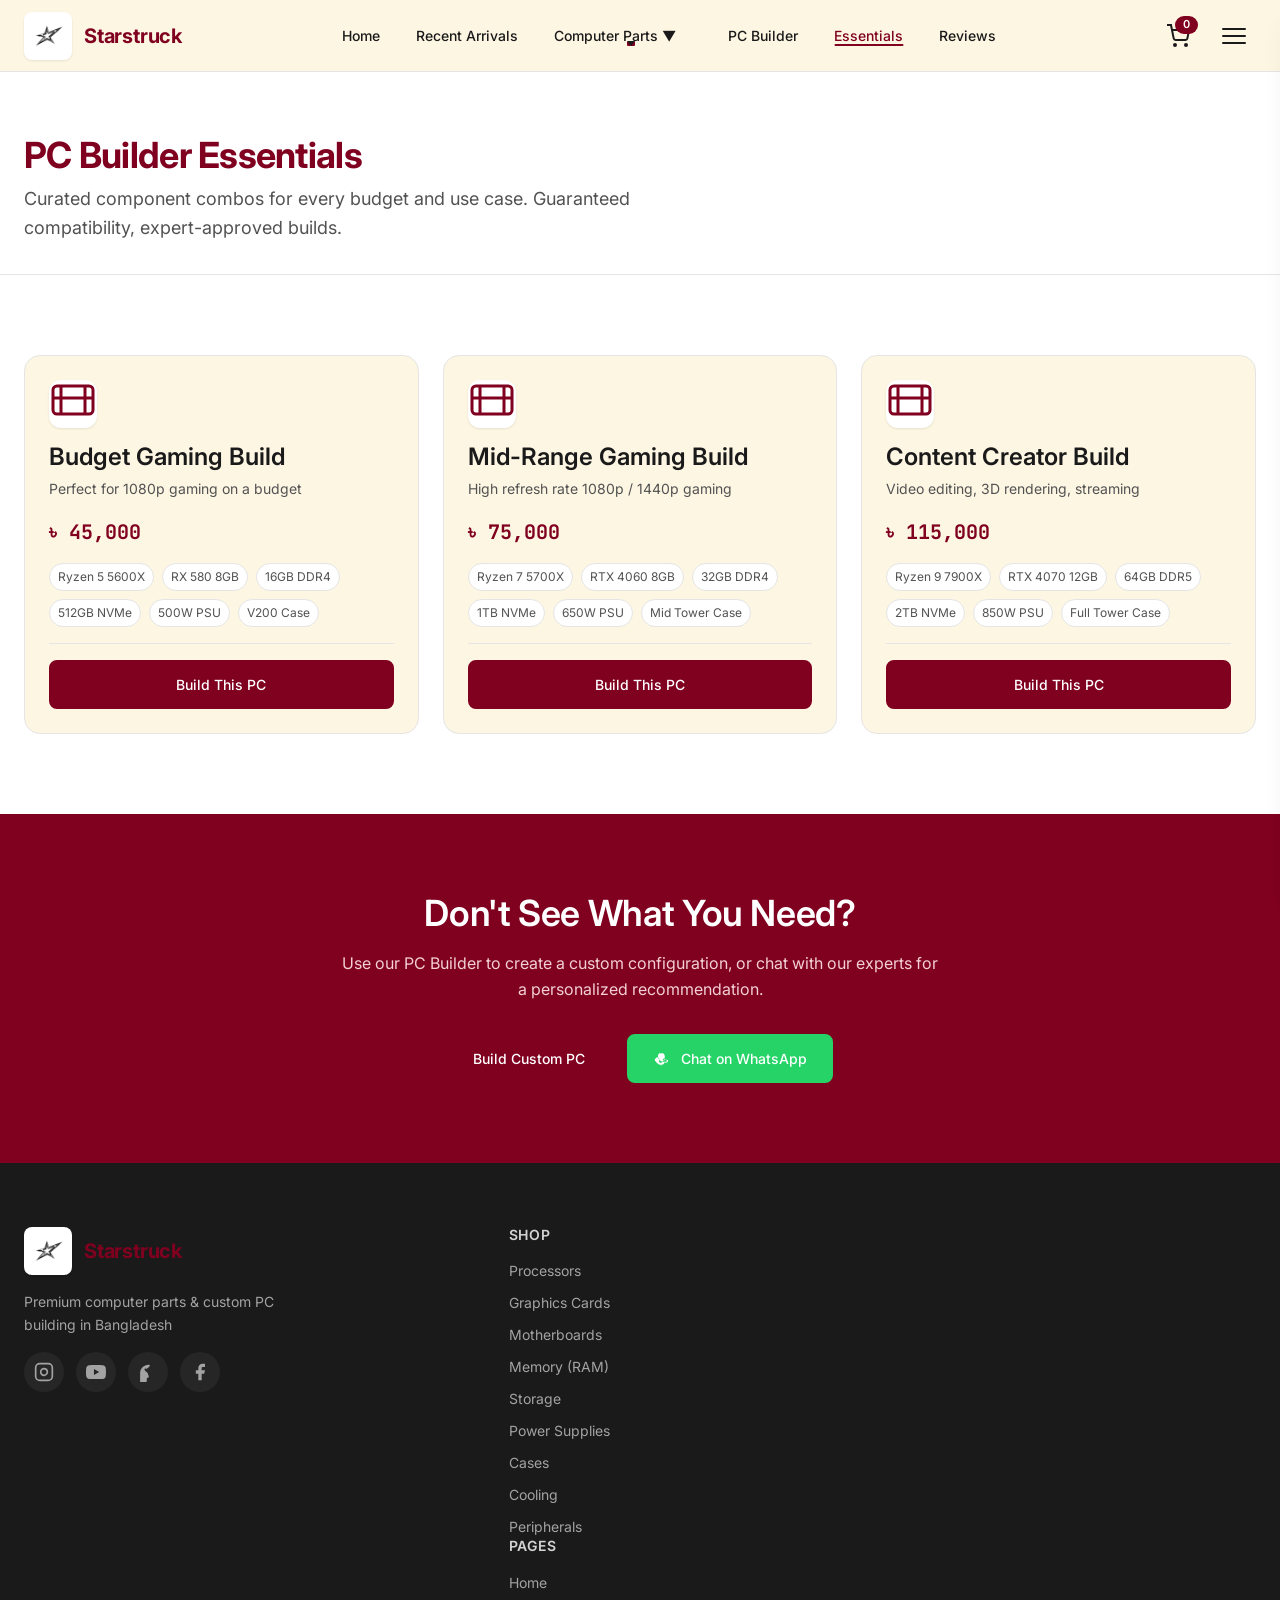
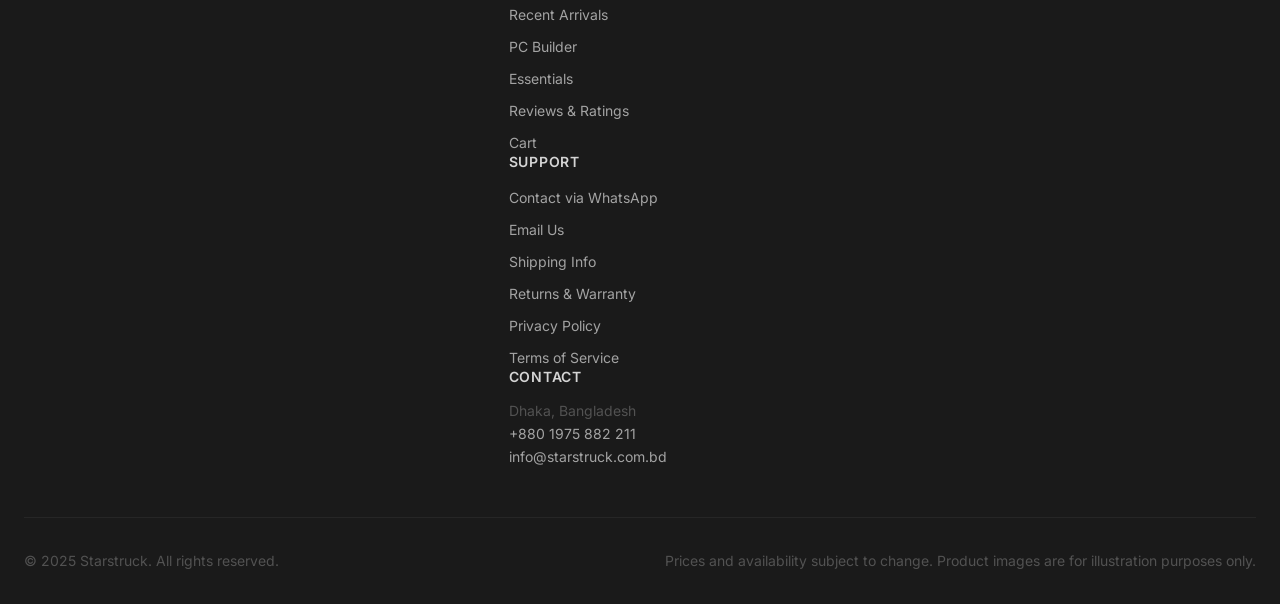
<file: pages/essentials.html>
<!DOCTYPE html>
<html lang="en">
<head>
  <meta charset="UTF-8">
  <meta name="viewport" content="width=device-width, initial-scale=1.0">
  <meta name="description" content="Starstruck Essentials — Curated PC build combos for every budget. Gaming, content creation, and workstation builds with guaranteed compatibility.">
  <meta name="theme-color" content="#800020">

  <meta property="og:type" content="website">
  <meta property="og:url" content="https://starstruck.com.bd/pages/essentials.html">
  <meta property="og:title" content="PC Builder Essentials — Starstruck">
  <meta property="og:description" content="Curated PC build combos for every budget. Gaming, content creation, and workstation builds.">
  <meta property="og:image" content="https://starstruck.com.bd/images/og-image.jpg">
  <meta property="og:site_name" content="Starstruck">

  <meta name="twitter:card" content="summary_large_image">
  <meta name="twitter:title" content="PC Builder Essentials — Starstruck">
  <meta name="twitter:description" content="Curated PC build combos for every budget.">

  <link rel="canonical" href="https://starstruck.com.bd/pages/essentials.html">
  <link rel="icon" type="image/svg+xml" href="/images/favicon.svg">
  <link rel="preconnect" href="https://fonts.googleapis.com">
  <link rel="preconnect" href="https://fonts.gstatic.com" crossorigin>
  <link rel="preload" as="style" href="https://fonts.googleapis.com/css2?family=Inter:wght@300;400;500;600;700&family=JetBrains+Mono:wght@400;500;600&display=swap">
  <link rel="stylesheet" href="https://fonts.googleapis.com/css2?family=Inter:wght@300;400;500;600;700&family=JetBrains+Mono:wght@400;500;600&display=swap" media="print" onload="this.media='all'">
  <link rel="stylesheet" href="/css/main.css">

  <script type="application/ld+json">
  {
    "@context": "https://schema.org",
    "@type": "CollectionPage",
    "name": "PC Builder Essentials",
    "description": "Curated PC build combos for every budget",
    "url": "https://starstruck.com.bd/pages/essentials.html",
    "isPartOf": {
      "@type": "WebSite",
      "name": "Starstruck",
      "url": "https://starstruck.com.bd/"
    }
  }
  </script>

  <title>PC Builder Essentials — Starstruck</title>
</head>
<body>
  <a href="#main" class="skip-link">Skip to main content</a>

  <header class="header" role="banner">
    <div class="container header-inner">
      <a href="/" class="logo" aria-label="Starstruck Home">
        <img src="/images/logo.jpg" alt="" width="48" height="48" loading="eager" fetchpriority="high">
        <span class="logo-text">Starstruck</span>
      </a>

      <nav class="nav-desktop" role="navigation" aria-label="Main navigation">
        <ul class="nav-list">
          <li><a href="/" class="nav-link">Home</a></li>
          <li><a href="/pages/recent.html" class="nav-link">Recent Arrivals</a></li>
          <li class="nav-dropdown">
            <button class="nav-link dropdown-toggle" aria-expanded="false" aria-haspopup="true" aria-controls="parts-menu">Computer Parts ▼</button>
            <ul id="parts-menu" class="dropdown-menu" role="menu">
              <li><a href="/pages/parts.html?cat=processor" class="dropdown-item" role="menuitem">Processors</a></li>
              <li><a href="/pages/parts.html?cat=graphics" class="dropdown-item" role="menuitem">Graphics Cards</a></li>
              <li><a href="/pages/parts.html?cat=motherboard" class="dropdown-item" role="menuitem">Motherboards</a></li>
              <li><a href="/pages/parts.html?cat=ram" class="dropdown-item" role="menuitem">RAM</a></li>
              <li><a href="/pages/parts.html?cat=storage" class="dropdown-item" role="menuitem">Storage</a></li>
              <li><a href="/pages/parts.html?cat=psu" class="dropdown-item" role="menuitem">Power Supplies</a></li>
              <li><a href="/pages/parts.html?cat=casing" class="dropdown-item" role="menuitem">Cases</a></li>
              <li><a href="/pages/parts.html?cat=cooling" class="dropdown-item" role="menuitem">Cooling</a></li>
              <li><a href="/pages/parts.html?cat=peripherals" class="dropdown-item" role="menuitem">Peripherals</a></li>
            </ul>
          </li>
          <li><a href="/pages/builder.html" class="nav-link">PC Builder</a></li>
          <li><a href="/pages/essentials.html" class="nav-link active" aria-current="page">Essentials</a></li>
          <li><a href="/pages/reviews.html" class="nav-link">Reviews</a></li>
        </ul>
      </nav>

      <div class="header-actions">
        <a href="/pages/cart.html" class="cart-btn" aria-label="Shopping cart">
          <svg width="24" height="24" viewBox="0 0 24 24" fill="none" stroke="currentColor" stroke-width="2" aria-hidden="true">
            <circle cx="9" cy="21" r="1"></circle>
            <circle cx="20" cy="21" r="1"></circle>
            <path d="M1 1h4l2.68 13.39a2 2 0 0 0 2 1.61h9.72a2 2 0 0 0 2-1.61L23 6H6"></path>
          </svg>
          <span class="cart-count" aria-live="polite">0</span>
        </a>
        <button class="mobile-menu-btn" aria-expanded="false" aria-controls="mobile-menu" aria-label="Open menu">
          <span class="hamburger" aria-hidden="true"></span>
        </button>
      </div>
    </div>

    <nav id="mobile-menu" class="mobile-menu" role="navigation" aria-label="Mobile navigation" hidden>
      <div class="mobile-menu-inner">
        <button class="mobile-menu-close" aria-label="Close menu">
          <svg width="24" height="24" viewBox="0 0 24 24" fill="none" stroke="currentColor" stroke-width="2" aria-hidden="true">
            <line x1="18" y1="6" x2="6" y2="18"></line>
            <line x1="6" y1="6" x2="18" y2="18"></line>
          </svg>
        </button>
        <ul class="mobile-nav-list">
          <li><a href="/" class="mobile-nav-link">Home</a></li>
          <li><a href="/pages/recent.html" class="mobile-nav-link">Recent Arrivals</a></li>
          <li class="mobile-dropdown">
            <button class="mobile-nav-link mobile-dropdown-toggle" aria-expanded="false">Computer Parts ▼</button>
            <ul class="mobile-dropdown-menu" hidden>
              <li><a href="/pages/parts.html?cat=processor" class="mobile-dropdown-item">Processors</a></li>
              <li><a href="/pages/parts.html?cat=graphics" class="mobile-dropdown-item">Graphics Cards</a></li>
              <li><a href="/pages/parts.html?cat=motherboard" class="mobile-dropdown-item">Motherboards</a></li>
              <li><a href="/pages/parts.html?cat=ram" class="mobile-dropdown-item">RAM</a></li>
              <li><a href="/pages/parts.html?cat=storage" class="mobile-dropdown-item">Storage</a></li>
              <li><a href="/pages/parts.html?cat=psu" class="mobile-dropdown-item">Power Supplies</a></li>
              <li><a href="/pages/parts.html?cat=casing" class="mobile-dropdown-item">Cases</a></li>
              <li><a href="/pages/parts.html?cat=cooling" class="mobile-dropdown-item">Cooling</a></li>
              <li><a href="/pages/parts.html?cat=peripherals" class="mobile-dropdown-item">Peripherals</a></li>
            </ul>
          </li>
          <li><a href="/pages/builder.html" class="mobile-nav-link">PC Builder</a></li>
          <li><a href="/pages/essentials.html" class="mobile-nav-link active">Essentials</a></li>
          <li><a href="/pages/reviews.html" class="mobile-nav-link">Reviews</a></li>
        </ul>
        <div class="mobile-menu-footer">
          <a href="https://wa.me/8801975882211" class="btn btn-primary btn-whatsapp" target="_blank" rel="noopener">
            <svg width="20" height="20" viewBox="0 0 24 24" fill="currentColor" aria-hidden="true"><path d="M17.472 14.382c-.297-.149-1.758-.867-2.03-.967-.273-.099-.471-.148-.67.15-.197.297-.767.966-.94 1.164-.173.199-.347.223-.644.075-.297-.15-1.255-.463-2.39-1.475-.883-.788-1.48-1.761-1.653-2.059-.173-.297-.018-.454.13-.606.134-.133.298-.347.446-.52.149-.174.198-.298.298-.497.099-.198.05-.371-.025-.52-.075-.149-.669-1.612-.916-2.207-.242-.579-.487-.5-.669-.51-.173-.008-.371-.01-.57-.01-.198 0-.52.074-.792.372-.272.297-1.04 1.016-1.04 2.479 0 1.462 1.065 2.875 1.213 3.074.149.198 2.096 3.2 5.077 4.487.709.306 1.262.489 1.694.625.712.227 1.36.195 1.871.118.571-.085 1.758-.719 2.006-1.413.248-.695.248-1.289.173-1.413-.074-.124-.272-.198-.57-.672m-5.421 7.403h-.004a31.317 31.317 0 0 1-5.378-1.826 26.617 26.617 0 0 1-4.393-4.613 1.4 1.4 0 0 1 .047-1.425l1.527-1.875a1.376 1.376 0 0 1 1.977-.225 15.286 15.286 0 0 0 3.998 1.73 7.544 7.544 0 0 0 2.664-.244c.396-.1.816-.284 1.09-.52.273-.232.472-.526.52-.83.047-.3.047-.717.047-1.378 0-.873-.215-1.709-.643-2.438-.428-.728-.974-1.17-1.584-1.426-.61-.255-1.723-.228-2.601.13-.878.358-1.678 1.002-2.196 1.794-.519.792-.822 1.778-.916 2.107-.095.33-.095.833-.095 1.134 0 .578.36 1.083.826 1.412.467.328 1.13.607 1.893.873.588.208 1.342.215 1.978.074.465-.102 1.047-.394 1.395-.856.349-.463.59-.933.736-1.286.148-.354.148-.778.048-1.106-.1-.327-.415-.726-.84-1.008-.424-.282-.93-.424-1.507-.424-.644 0-1.248.203-1.795.573-.635.424-1.055 1.029-1.254 1.626-.2.6-.2.989-.2 1.286 0 .697.22 1.415.703 1.984.243.286.577.562.977.823.384.246.797.41 1.215.485.357.063.765.048 1.145-.122.436-.192.878-.53 1.12-.855.244-.328.469-.683.695-.94.225-.258.488-.46.694-.62.207-.16.45-.263.672-.263.197 0 .394.084.57.224.176.139.354.336.533.51.18.174.34.37.48.574.14.203.233.392.275.54.043.15.043.282.043.392 0 .218-.087.433-.272.605-.218.2-.476.354-.754.45-.328.108-.77.075-1.248-.024l-.225-.048c-.59-.108-1.18-.283-1.64-.562-.488-.292-.87-.58-1.2-.854-.318-.287-.646-.512-.916-.707-.27-.194-.497-.384-.737-.506-.21-.114-.447-.148-.67-.148-.197 0-.394.084-.57.224-.192.154-.383.348-.574.574-.19.225-.333.45-.415.695-.082.245-.082.52-.082.778 0 .298.086.575.273.802.173.213.37.387.574.52.203.13.414.258.62.357.224.108.477.173.737.198.546.052 1.364-.225 2.275-.915.55-.413 1.05-.912 1.5-.137.45.775.245 1.867-.372 2.47-.618.602-1.425.915-2.195.915-.748 0-1.41-.198-1.95-.573z"/></svg>
            <span>Order on WhatsApp</span>
          </a>
        </div>
      </div>
    </nav>
  </header>

  <main id="main" role="main">
    <section class="page-header">
      <div class="container">
        <h1 class="page-title">PC Builder Essentials</h1>
        <p class="page-description">Curated component combos for every budget and use case. Guaranteed compatibility, expert-approved builds.</p>
      </div>
    </section>

    <section class="essentials-preview">
      <div class="container">
        <div class="essentials-grid" id="essentials-products" role="list">
          <!-- Essentials rendered by JS -->
        </div>
      </div>
    </section>

    <section class="cta" aria-labelledby="essentials-cta-title">
      <div class="container">
        <div class="cta-content">
          <h2 id="essentials-cta-title">Don't See What You Need?</h2>
          <p>Use our PC Builder to create a custom configuration, or chat with our experts for a personalized recommendation.</p>
          <div style="display: flex; gap: var(--space-4); flex-wrap: wrap; justify-content: center;">
            <a href="/pages/builder.html" class="btn btn-primary">Build Custom PC</a>
            <a href="https://wa.me/8801975882211?text=Hi%20Starstruck%2C%20I%20need%20a%20custom%20PC%20recommendation" class="btn btn-secondary btn-whatsapp" target="_blank" rel="noopener">
              <svg width="20" height="20" viewBox="0 0 24 24" fill="currentColor" aria-hidden="true"><path d="M17.472 14.382c-.297-.149-1.758-.867-2.03-.967-.273-.099-.471-.148-.67.15-.197.297-.767.966-.94 1.164-.173.199-.347.223-.644.075-.297-.15-1.255-.463-2.39-1.475-.883-.788-1.48-1.761-1.653-2.059-.173-.297-.018-.454.13-.606.134-.133.298-.347.446-.52.149-.174.198-.298.298-.497.099-.198.05-.371-.025-.52-.075-.149-.669-1.612-.916-2.207-.242-.579-.487-.5-.669-.51-.173-.008-.371-.01-.57-.01-.198 0-.52.074-.792.372-.272.297-1.04 1.016-1.04 2.479 0 1.462 1.065 2.875 1.213 3.074.149.198 2.096 3.2 5.077 4.487.709.306 1.262.489 1.694.625.712.227 1.36.195 1.871.118.571-.085 1.758-.719 2.006-1.413.248-.695.248-1.289.173-1.413-.074-.124-.272-.198-.57-.672m-5.421 7.403h-.004a31.317 31.317 0 0 1-5.378-1.826 26.617 26.617 0 0 1-4.393-4.613 1.4 1.4 0 0 1 .047-1.425l1.527-1.875a1.376 1.376 0 0 1 1.977-.225 15.286 15.286 0 0 0 3.998 1.73 7.544 7.544 0 0 0 2.664-.244c.396-.1.816-.284 1.09-.52.273-.232.472-.526.52-.83.047-.3.047-.717.047-1.378 0-.873-.215-1.709-.643-2.438-.428-.728-.974-1.17-1.584-1.426-.61-.255-1.723-.228-2.601.13-.878.358-1.678 1.002-2.196 1.794-.519.792-.822 1.778-.916 2.107-.095.33-.095.833-.095 1.134 0 .578.36 1.083.826 1.412.467.328 1.13.607 1.893.873.588.208 1.342.215 1.978.074.465-.102 1.047-.394 1.395-.856.349-.463.59-.933.736-1.286.148-.354.148-.778.048-1.106-.1-.327-.415-.726-.84-1.008-.424-.282-.93-.424-1.507-.424-.644 0-1.248.203-1.795.573-.635.424-1.055 1.029-1.254 1.626-.2.6-.2.989-.2 1.286 0 .697.22 1.415.703 1.984.243.286.577.562.977.823.384.246.797.41 1.215.485.357.063.765.048 1.145-.122.436-.192.878-.53 1.12-.855.244-.328.469-.683.695-.94.225-.258.488-.46.694-.62.207-.16.45-.263.672-.263.197 0 .394.084.57.224.176.139.354.336.533.51.18.174.34.37.48.574.14.203.233.392.275.54.043.15.043.282.043.392 0 .218-.087.433-.272.605-.218.2-.476.354-.754.45-.328.108-.77.075-1.248-.024l-.225-.048c-.59-.108-1.18-.283-1.64-.562-.488-.292-.87-.58-1.2-.854-.318-.287-.646-.512-.916-.707-.27-.194-.497-.384-.737-.506-.21-.114-.447-.148-.67-.148-.197 0-.394.084-.57.224-.192.154-.383.348-.574.574-.19.225-.333.45-.415.695-.082.245-.082.52-.082.778 0 .298.086.575.273.802.173.213.37.387.574.52.203.13.414.258.62.357.224.108.477.173.737.198.546.052 1.364-.225 2.275-.915.55-.413 1.05-.912 1.5-.137.45.775.245 1.867-.372 2.47-.618.602-1.425.915-2.195.915-.748 0-1.41-.198-1.95-.573z"/></svg>
              Chat on WhatsApp
            </a>
          </div>
        </div>
      </div>
    </section>
  </main>

  <footer class="footer" role="contentinfo">
    <div class="container">
      <div class="footer-grid">
        <div class="footer-brand">
          <a href="/" class="logo" aria-label="Starstruck Home">
            <img src="/images/logo.jpg" alt="" width="48" height="48">
            <span class="logo-text">Starstruck</span>
          </a>
          <p class="footer-tagline">Premium computer parts & custom PC building in Bangladesh</p>
          <div class="social-links" role="list" aria-label="Social media">
            <a href="https://instagram.com/snrox_" class="social-link" target="_blank" rel="noopener" aria-label="Instagram">
              <svg width="20" height="20" viewBox="0 0 24 24" fill="none" stroke="currentColor" stroke-width="2" aria-hidden="true"><rect x="2" y="2" width="20" height="20" rx="5" ry="5"></rect><path d="M16 11.37A4 4 0 1 1 12.63 8 4 4 0 0 1 16 11.37z"></path><line x1="17.5" y1="6.5" x2="17.51" y2="6.5"></line></svg>
            </a>
            <a href="https://youtube.com/@raisawill" class="social-link" target="_blank" rel="noopener" aria-label="YouTube">
              <svg width="20" height="20" viewBox="0 0 24 24" fill="currentColor" aria-hidden="true"><path d="M23.498 6.186a3.016 3.016 0 0 0-2.122-2.136C19.505 3.545 12 3.545 12 3.545s-7.505 0-9.377.505A3.017 3.017 0 0 0 .502 6.186C0 8.07 0 12 0 12s0 3.93.502 5.814a3.016 3.016 0 0 0 2.122 2.136c1.871.505 9.376.505 9.376.505s7.505 0 9.377-.505a3.015 3.015 0 0 0 2.122-2.136C24 15.93 24 12 24 12s0-3.93-.502-5.814zM9.545 15.568V8.432L15.818 12 9.545 15.568z"/></svg>
            </a>
            <a href="https://tiktok.com/@starstruckbd" class="social-link" target="_blank" rel="noopener" aria-label="TikTok">
              <svg width="20" height="20" viewBox="0 0 24 24" fill="currentColor" aria-hidden="true"><path d="M12.545,3.233C7.04,3.233,2.591,7.735,2.537,13.197c0,3.749,0,7.498,0,11.246c0,1.364,0.638,2.604,2.177,2.887c1.809,0.331,3.655-0.304,4.577-1.43c0.857-1.055,1.221-2.502,1.273-4.021c0.019-0.559-0.082-1.134-0.082-1.719c0-1.145,1.472-1.113,1.472-1.113s1.006-0.588,1.006-1.396c0-1.584-0.708-2.815-2.73-2.815c-0.843,0-1.721,0.547-1.721,1.407c0,0.379,0.07,0.727,0.176,1.028c0.162,0.461,0.567,1.052,1.507,1.052c1.106,0,2.065-0.722,2.065-2.375c0-1.152-0.318-2.117-0.758-2.795c-0.629-0.975-2.228-1.773-2.707-2.378c-0.174-0.222-0.349-0.485-0.524-0.776c-0.246-0.413-0.523-0.766-0.523-1.168c0-0.572,0.51-1.053,1.418-1.053c0.697,0,1.145,0.242,1.425,0.609c0.044-0.245,0.141-0.463,0.31-0.655C15.977,4.469,14.293,3.233,12.545,3.233z"/></svg>
            </a>
            <a href="https://www.facebook.com/share/1JTThDtScw/" class="social-link" target="_blank" rel="noopener" aria-label="Facebook">
              <svg width="20" height="20" viewBox="0 0 24 24" fill="currentColor" aria-hidden="true"><path d="M18 2h-3a5 5 0 0 0-5 5v3H7v4h3v8h4v-8h3l1-4h-4V7a1 1 0 0 1 1-1h3z"/></svg>
            </a>
          </div>
        </div>
        <nav class="footer-nav" aria-label="Footer navigation">
          <div class="footer-nav-col">
            <h4>Shop</h4>
            <ul>
              <li><a href="/pages/parts.html?cat=processor">Processors</a></li>
              <li><a href="/pages/parts.html?cat=graphics">Graphics Cards</a></li>
              <li><a href="/pages/parts.html?cat=motherboard">Motherboards</a></li>
              <li><a href="/pages/parts.html?cat=ram">Memory (RAM)</a></li>
              <li><a href="/pages/parts.html?cat=storage">Storage</a></li>
              <li><a href="/pages/parts.html?cat=psu">Power Supplies</a></li>
              <li><a href="/pages/parts.html?cat=casing">Cases</a></li>
              <li><a href="/pages/parts.html?cat=cooling">Cooling</a></li>
              <li><a href="/pages/parts.html?cat=peripherals">Peripherals</a></li>
            </ul>
          </div>
          <div class="footer-nav-col">
            <h4>Pages</h4>
            <ul>
              <li><a href="/">Home</a></li>
              <li><a href="/pages/recent.html">Recent Arrivals</a></li>
              <li><a href="/pages/builder.html">PC Builder</a></li>
              <li><a href="/pages/essentials.html">Essentials</a></li>
              <li><a href="/pages/reviews.html">Reviews & Ratings</a></li>
              <li><a href="/pages/cart.html">Cart</a></li>
            </ul>
          </div>
          <div class="footer-nav-col">
            <h4>Support</h4>
            <ul>
              <li><a href="https://wa.me/8801975882211" target="_blank" rel="noopener">Contact via WhatsApp</a></li>
              <li><a href="mailto:info@starstruck.com.bd">Email Us</a></li>
              <li><a href="/pages/shipping.html">Shipping Info</a></li>
              <li><a href="/pages/returns.html">Returns & Warranty</a></li>
              <li><a href="/pages/privacy.html">Privacy Policy</a></li>
              <li><a href="/pages/terms.html">Terms of Service</a></li>
            </ul>
          </div>
          <div class="footer-nav-col">
            <h4>Contact</h4>
            <address class="footer-address">
              <p>Dhaka, Bangladesh</p>
              <p><a href="tel:+8801975882211">+880 1975 882 211</a></p>
              <p><a href="mailto:info@starstruck.com.bd">info@starstruck.com.bd</a></p>
            </address>
          </div>
        </nav>
      </div>
      <div class="footer-bottom">
        <p>&copy; 2025 Starstruck. All rights reserved.</p>
        <p class="footer-disclaimer">Prices and availability subject to change. Product images are for illustration purposes only.</p>
      </div>
    </div>
  </footer>

  <div id="toast-container" class="toast-container" role="region" aria-label="Notifications" aria-live="polite"></div>

  <aside id="cart-sidebar" class="cart-sidebar" role="dialog" aria-label="Shopping cart" aria-hidden="true">
    <div class="cart-sidebar-inner">
      <header class="cart-header">
        <h2>Your Cart</h2>
        <button class="cart-close" aria-label="Close cart">&times;</button>
      </header>
      <div class="cart-items" id="cart-items" role="list"></div>
      <footer class="cart-footer">
        <div class="cart-summary">
          <span>Subtotal</span>
          <span class="cart-subtotal">৳0</span>
        </div>
        <a href="/pages/cart.html" class="btn btn-primary btn-full">View Cart & Checkout</a>
        <button class="btn btn-secondary btn-full cart-clear" disabled>Clear Cart</button>
      </footer>
    </div>
  </aside>
  <div class="cart-overlay" aria-hidden="true"></div>

  <script src="/js/main.js"></script>
</body>
</html>
</file>
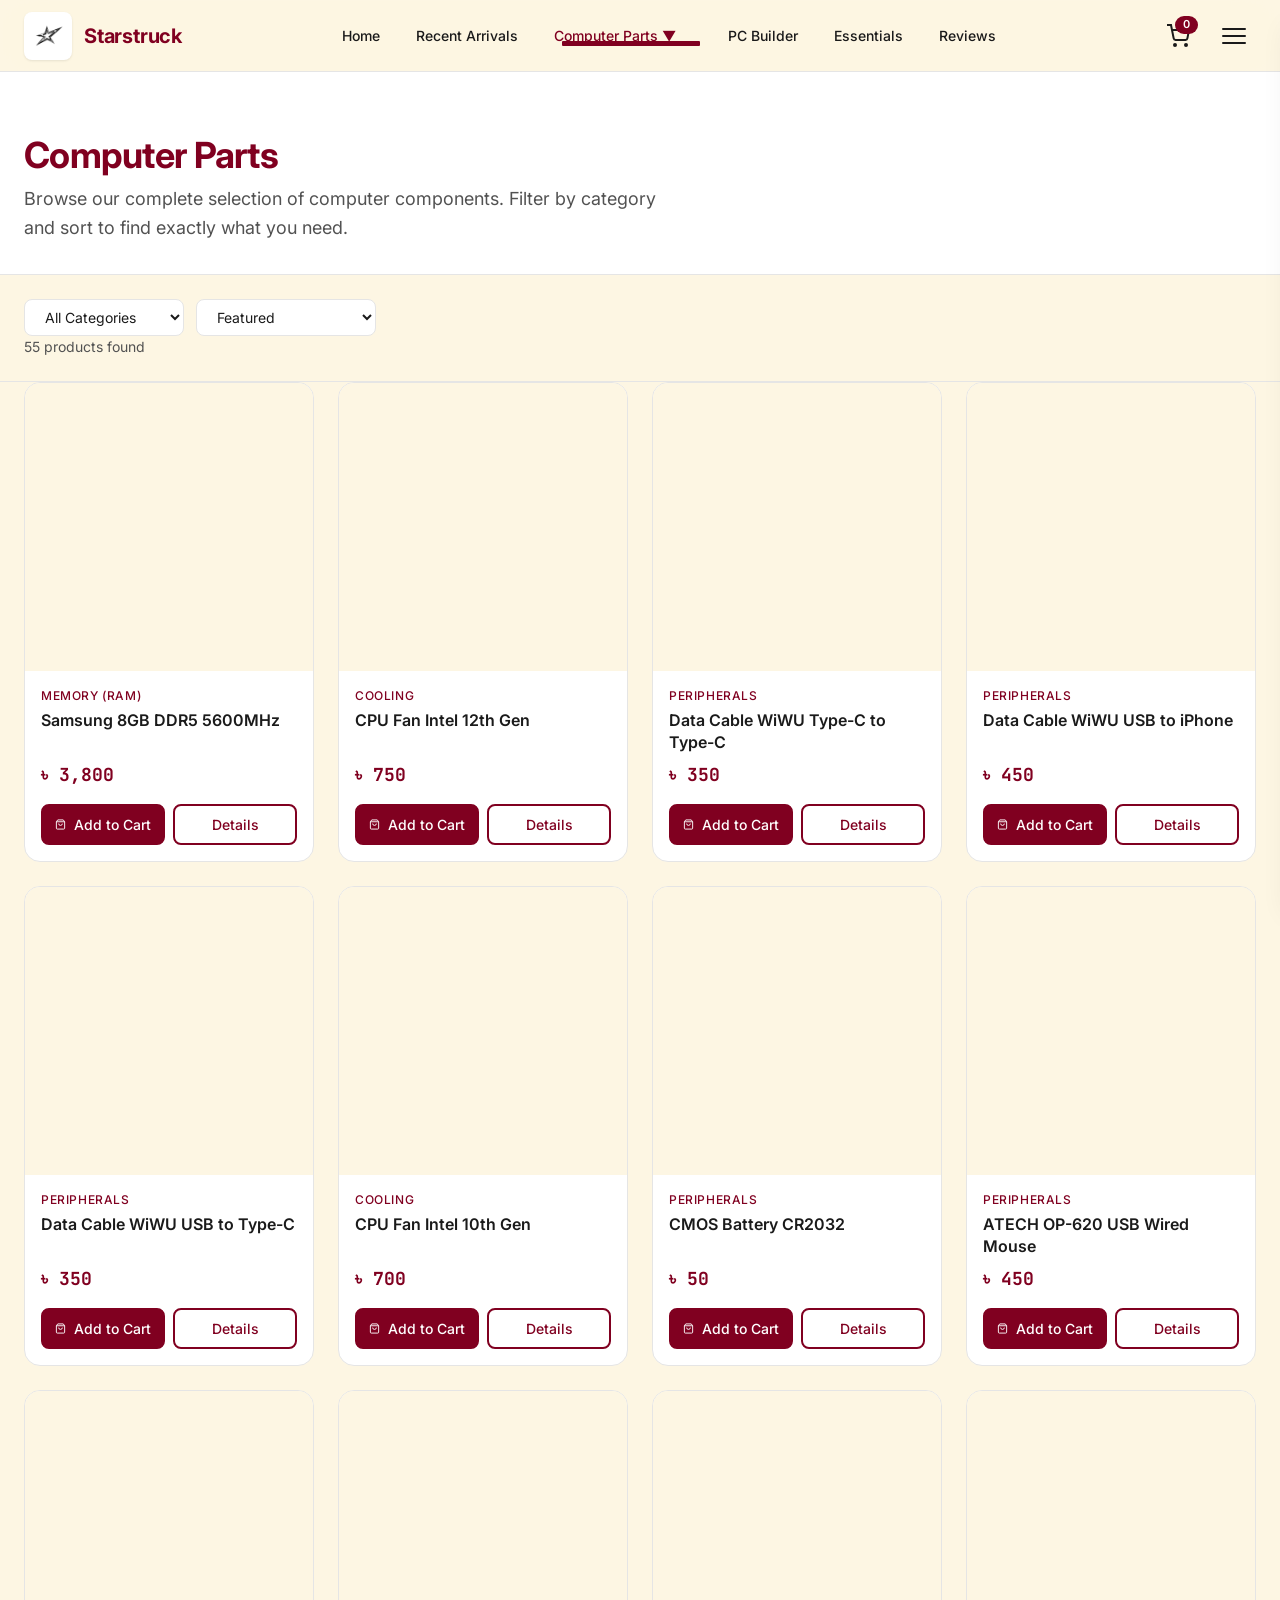
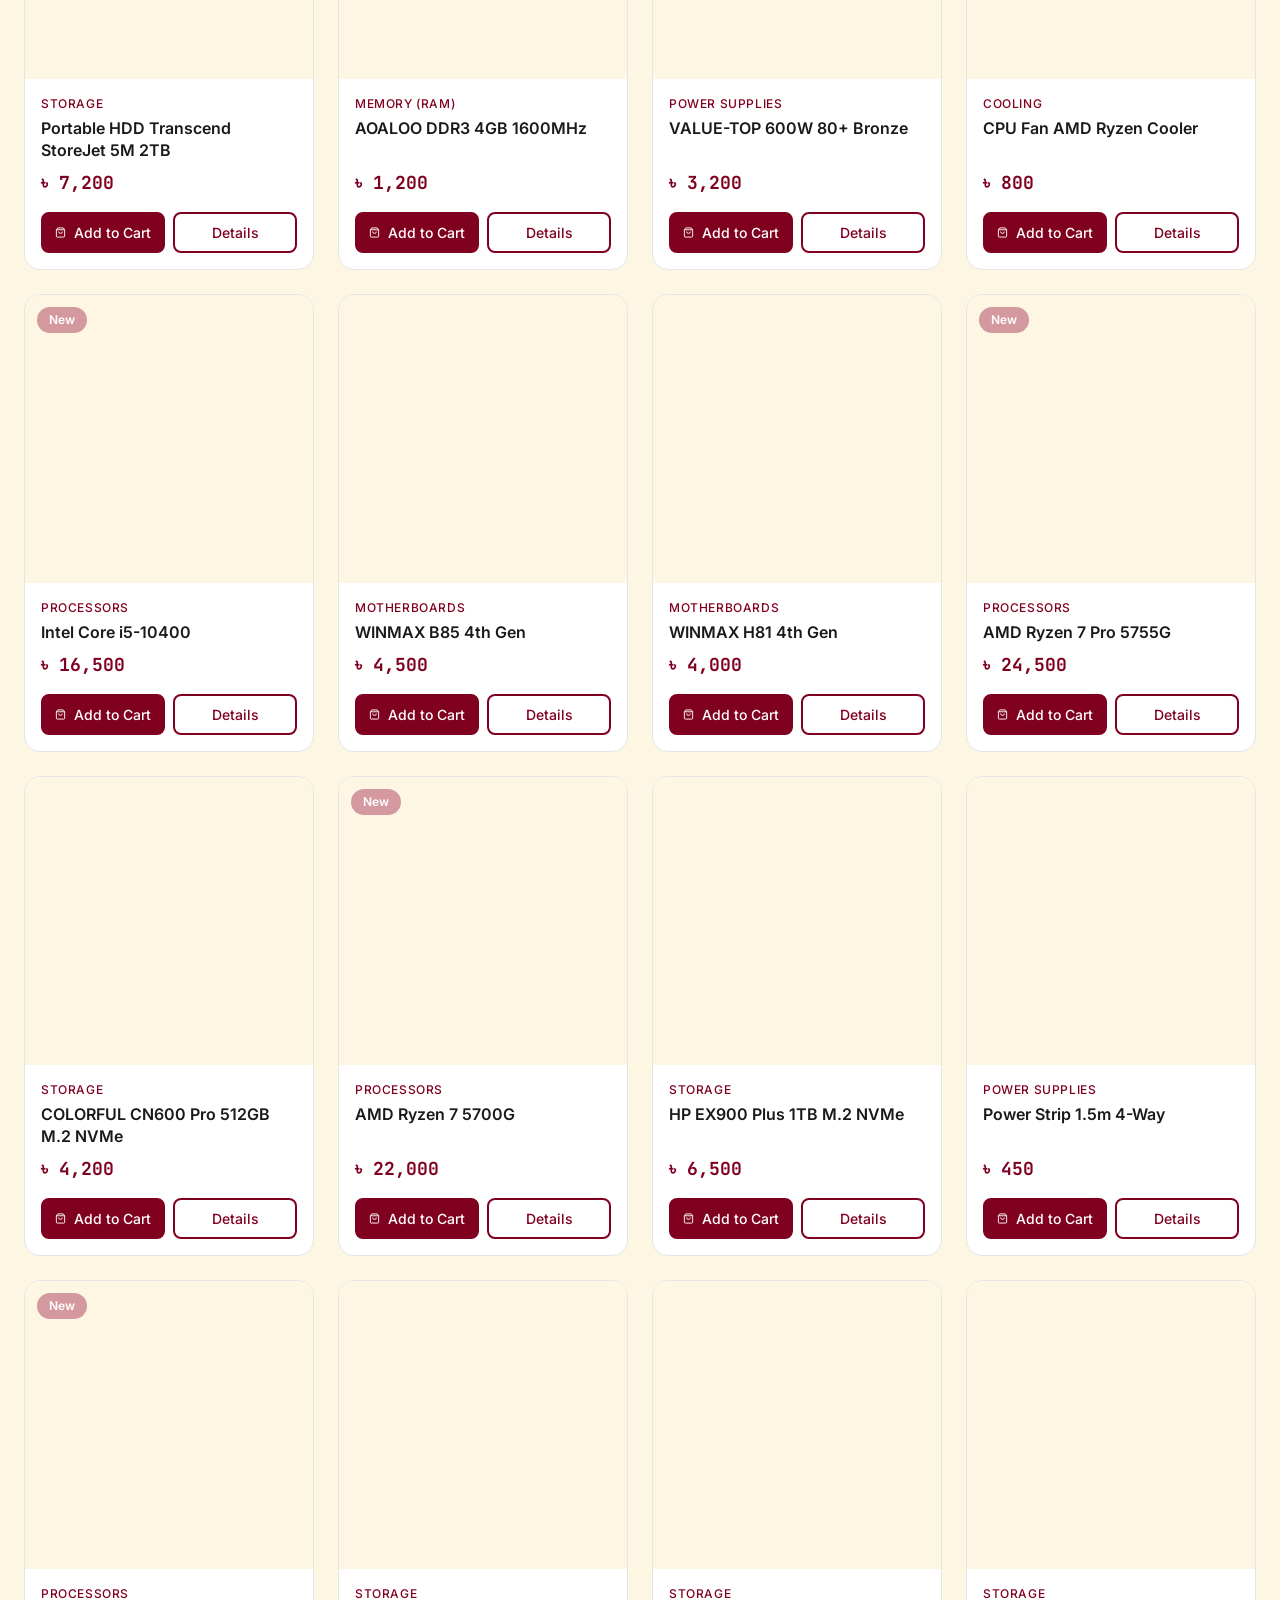
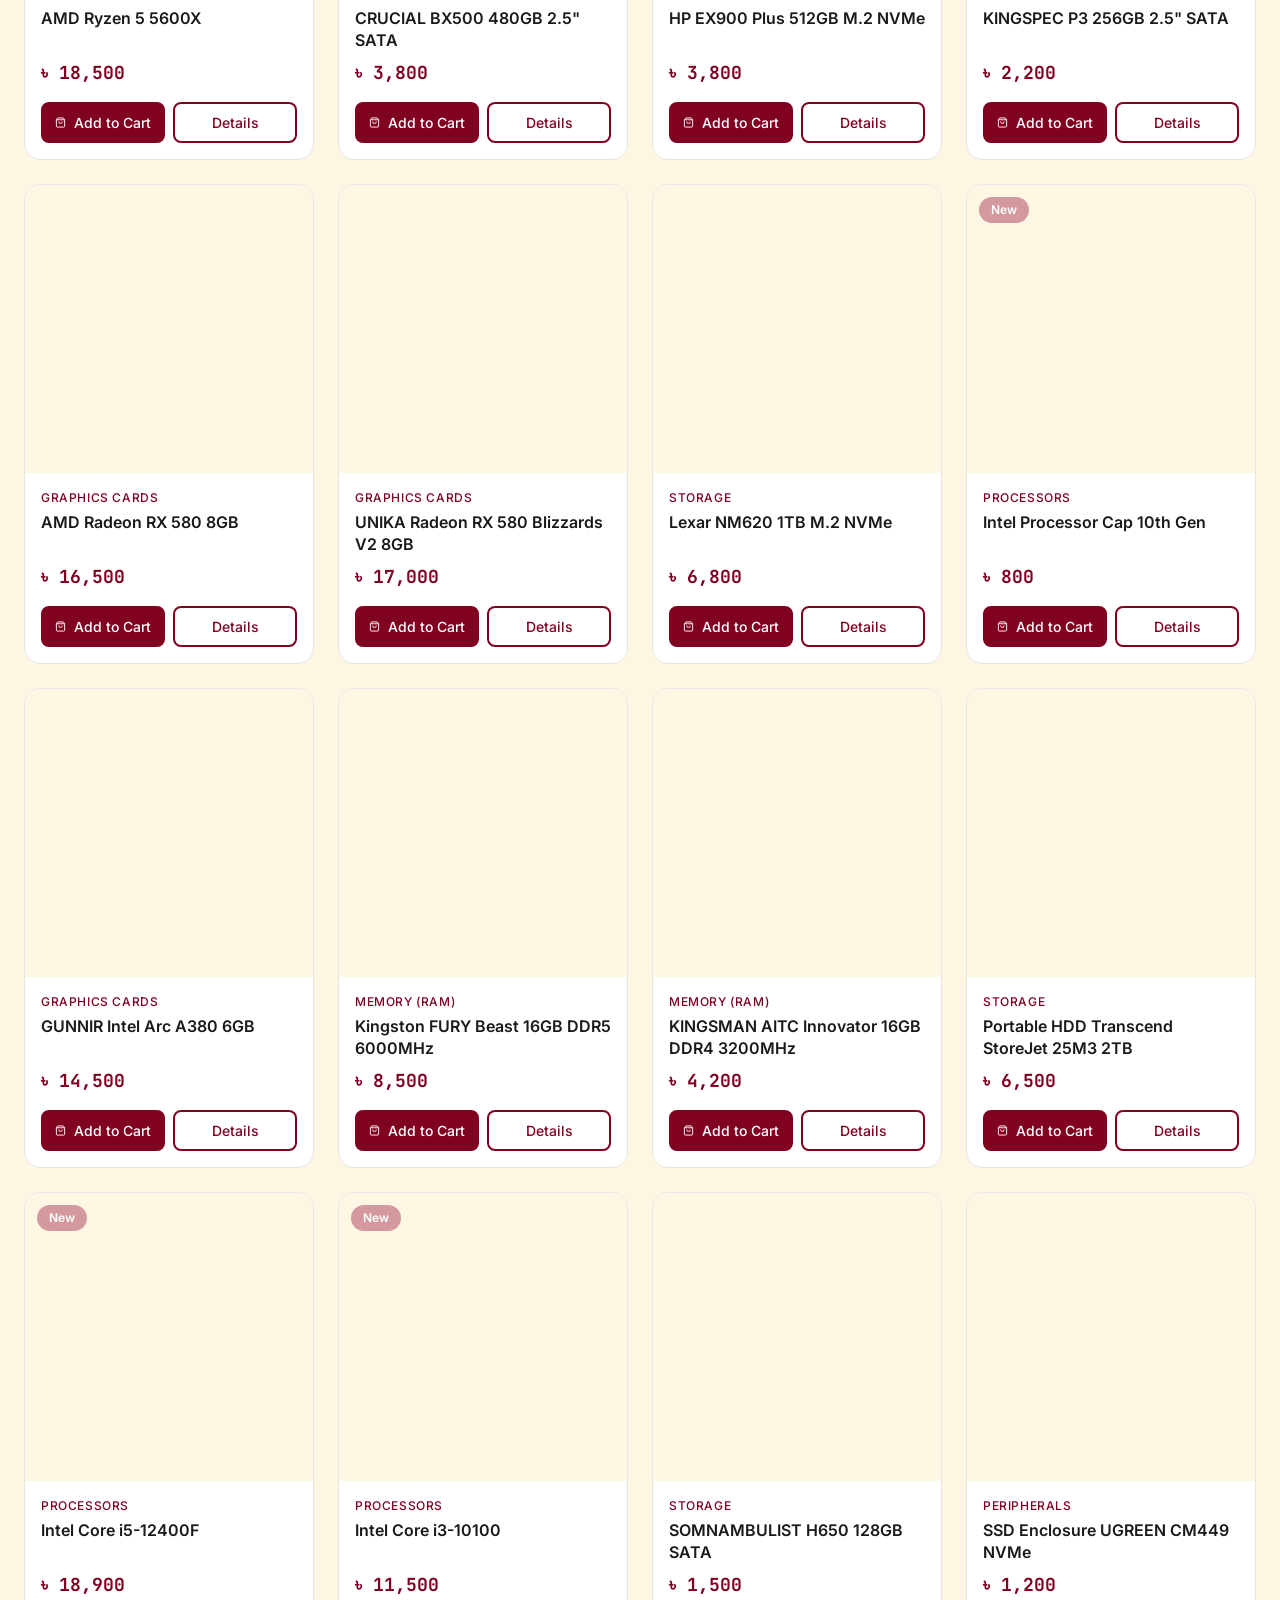
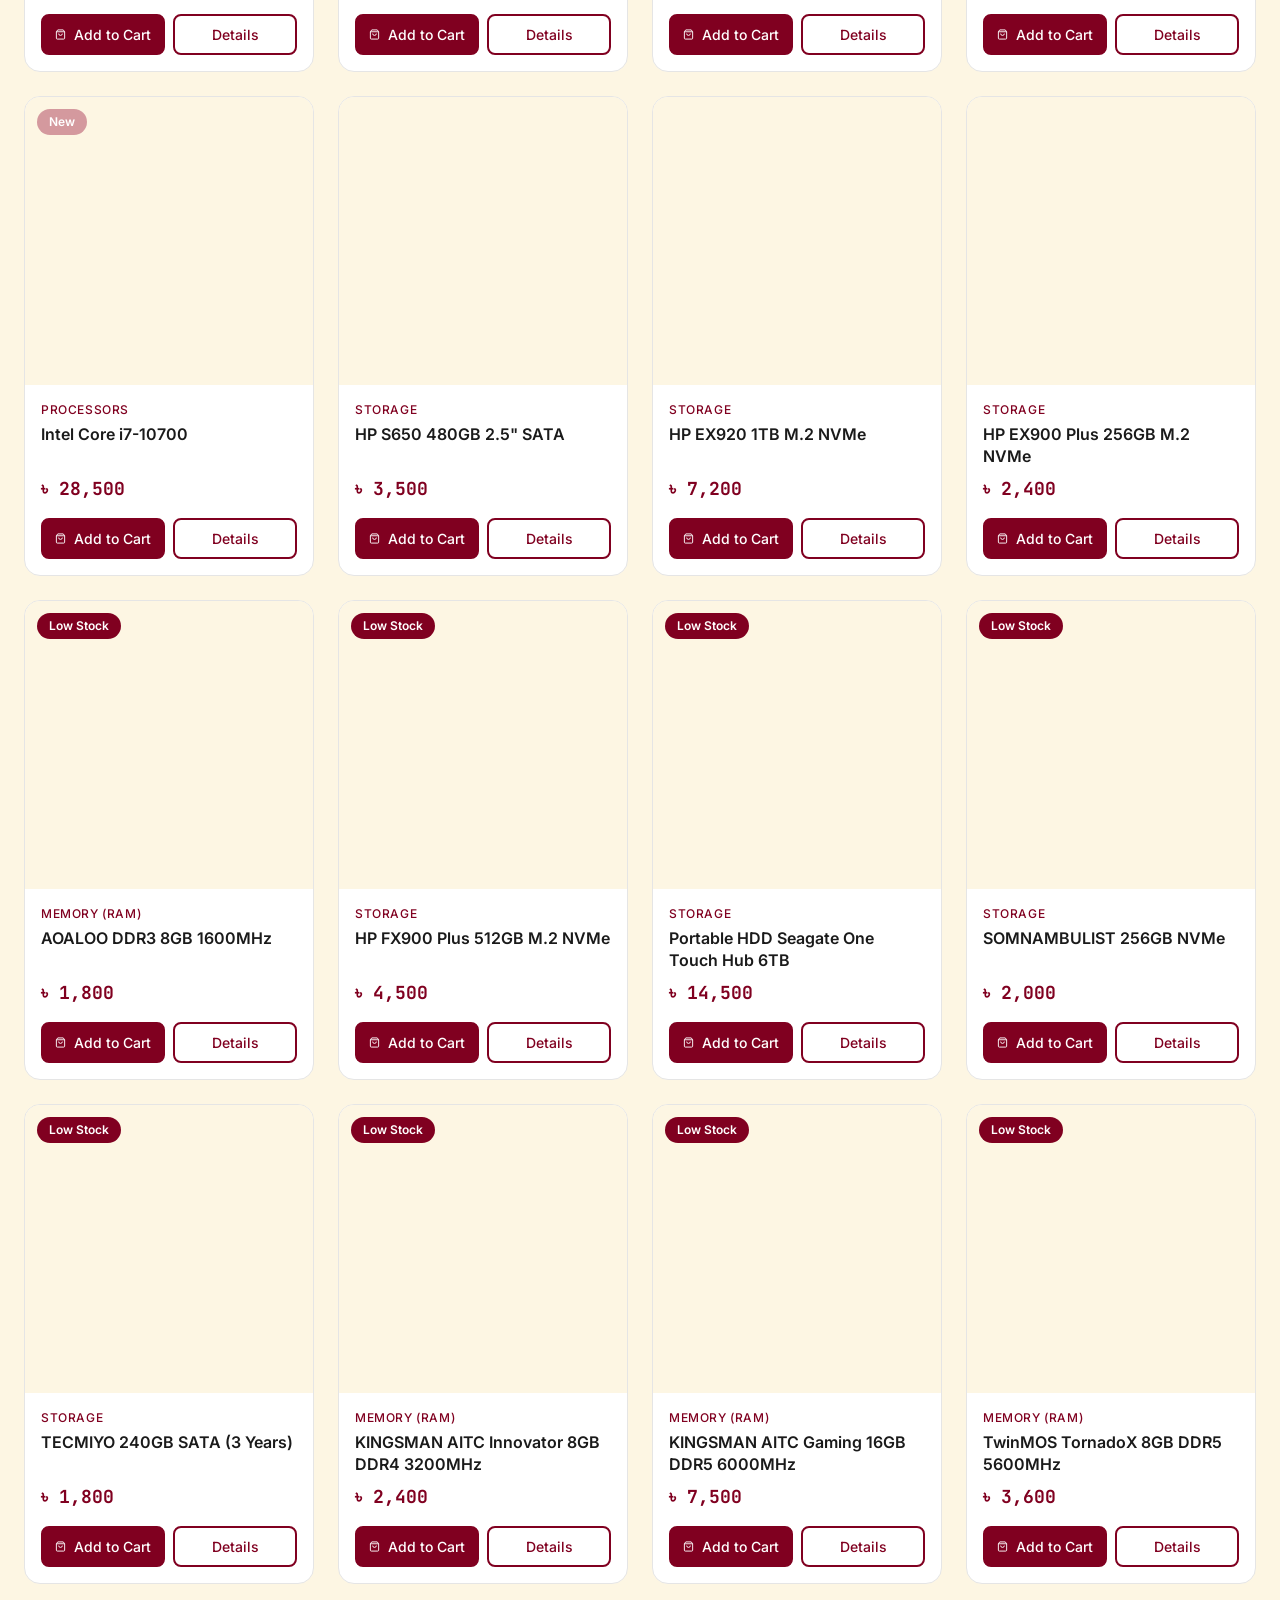
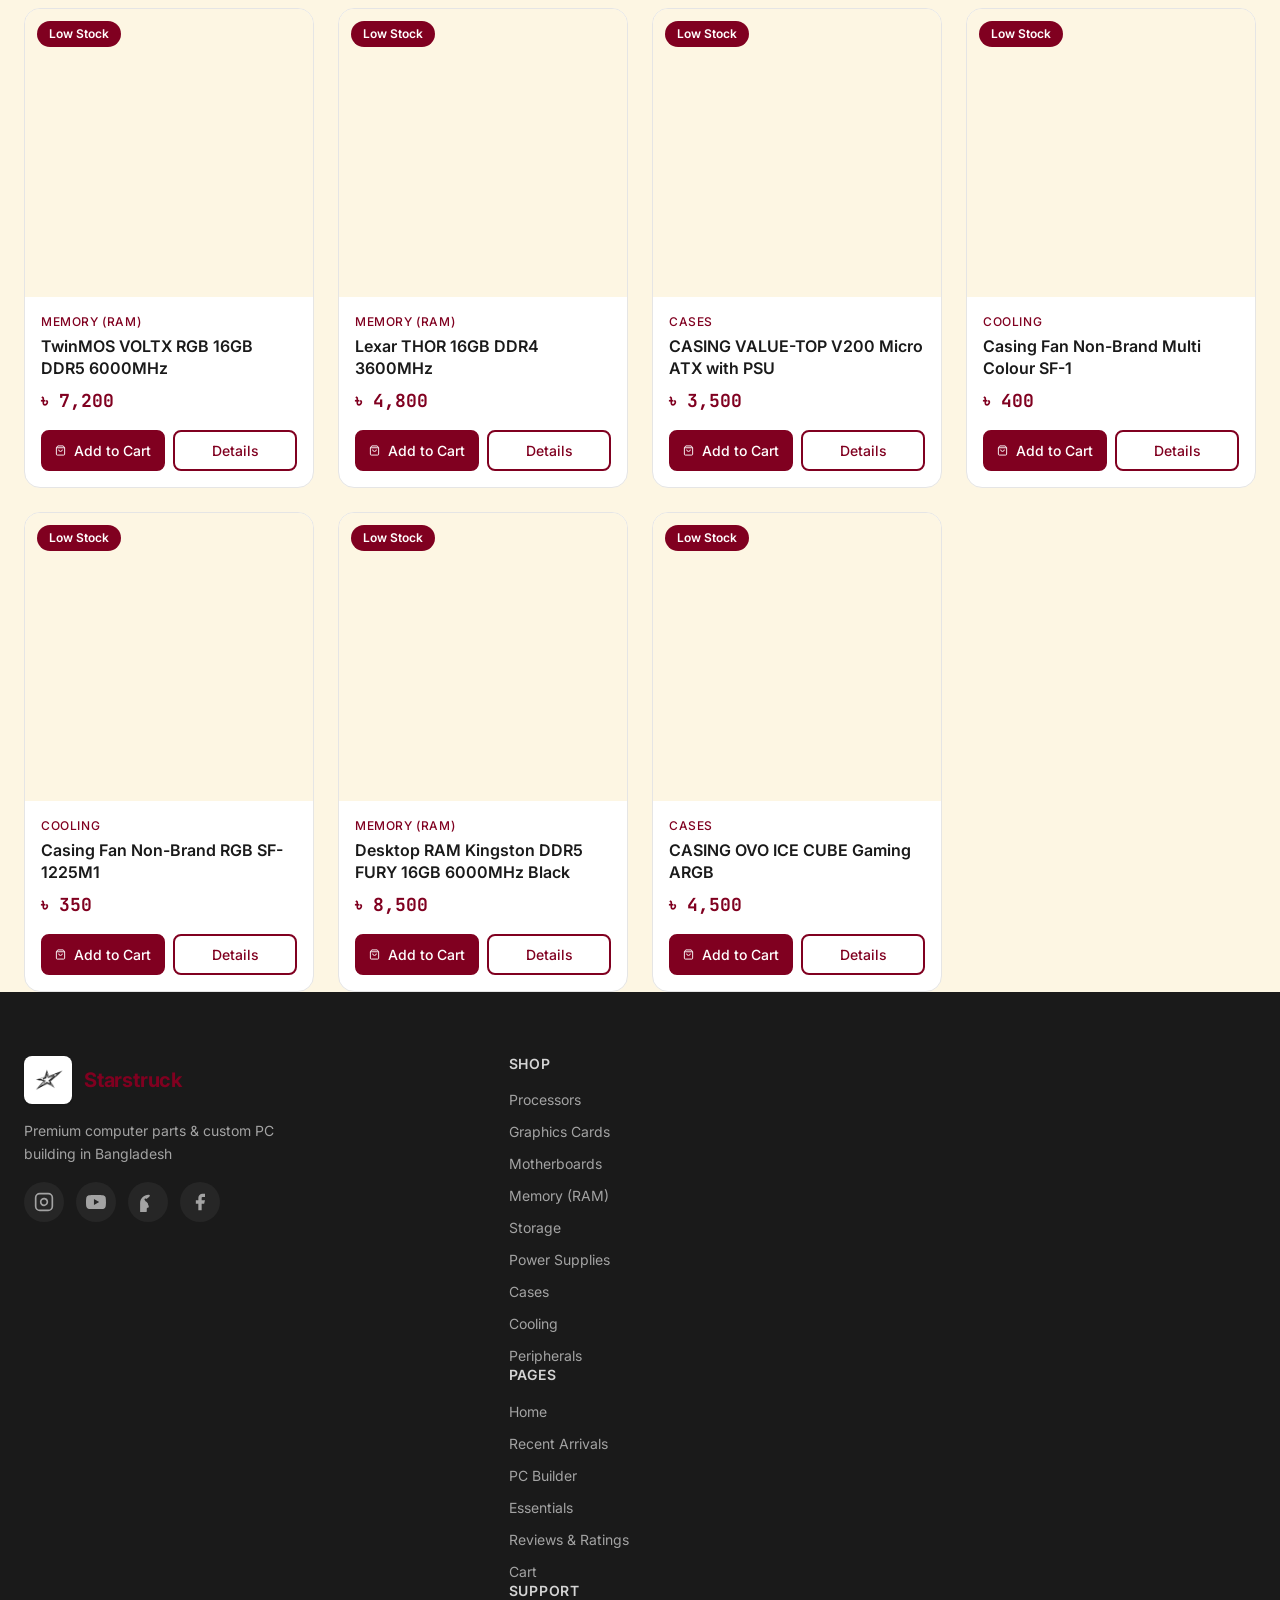
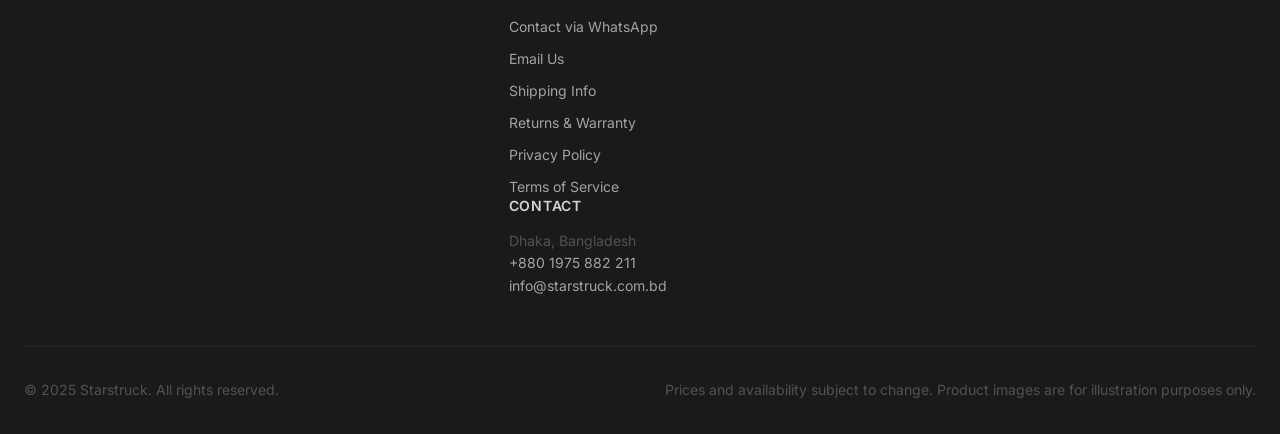
<file: pages/parts.html>
<!DOCTYPE html>
<html lang="en">
<head>
  <meta charset="UTF-8">
  <meta name="viewport" content="width=device-width, initial-scale=1.0">
  <meta name="description" content="Starstruck Computer Parts — Shop CPUs, GPUs, motherboards, RAM, storage, power supplies, cases, cooling, and peripherals. Best prices in Bangladesh.">
  <meta name="theme-color" content="#800020">

  <meta property="og:type" content="website">
  <meta property="og:url" content="https://starstruck.com.bd/pages/parts.html">
  <meta property="og:title" content="Computer Parts — Starstruck">
  <meta property="og:description" content="Shop computer components: CPUs, GPUs, RAM, storage, and more. Best prices in Bangladesh with fast delivery.">
  <meta property="og:image" content="https://starstruck.com.bd/images/og-image.jpg">
  <meta property="og:site_name" content="Starstruck">

  <meta name="twitter:card" content="summary_large_image">
  <meta name="twitter:title" content="Computer Parts — Starstruck">
  <meta name="twitter:description" content="Shop computer components at best prices in Bangladesh.">

  <link rel="canonical" href="https://starstruck.com.bd/pages/parts.html">
  <link rel="icon" type="image/svg+xml" href="/images/favicon.svg">
  <link rel="preconnect" href="https://fonts.googleapis.com">
  <link rel="preconnect" href="https://fonts.gstatic.com" crossorigin>
  <link rel="preload" as="style" href="https://fonts.googleapis.com/css2?family=Inter:wght@300;400;500;600;700&family=JetBrains+Mono:wght@400;500;600&display=swap">
  <link rel="stylesheet" href="https://fonts.googleapis.com/css2?family=Inter:wght@300;400;500;600;700&family=JetBrains+Mono:wght@400;500;600&display=swap" media="print" onload="this.media='all'">
  <link rel="stylesheet" href="/css/main.css">

  <script type="application/ld+json">
  {
    "@context": "https://schema.org",
    "@type": "CollectionPage",
    "name": "Computer Parts",
    "description": "Shop computer components at Starstruck",
    "url": "https://starstruck.com.bd/pages/parts.html",
    "isPartOf": {
      "@type": "WebSite",
      "name": "Starstruck",
      "url": "https://starstruck.com.bd/"
    }
  }
  </script>

  <title>Computer Parts — Starstruck</title>
</head>
<body>
  <a href="#main" class="skip-link">Skip to main content</a>

  <header class="header" role="banner">
    <div class="container header-inner">
      <a href="/" class="logo" aria-label="Starstruck Home">
        <img src="/images/logo.jpg" alt="" width="48" height="48" loading="eager" fetchpriority="high">
        <span class="logo-text">Starstruck</span>
      </a>

      <nav class="nav-desktop" role="navigation" aria-label="Main navigation">
        <ul class="nav-list">
          <li><a href="/" class="nav-link">Home</a></li>
          <li><a href="/pages/recent.html" class="nav-link">Recent Arrivals</a></li>
          <li class="nav-dropdown">
            <button class="nav-link dropdown-toggle active" aria-expanded="false" aria-haspopup="true" aria-controls="parts-menu">Computer Parts ▼</button>
            <ul id="parts-menu" class="dropdown-menu" role="menu">
              <li><a href="/pages/parts.html?cat=processor" class="dropdown-item" role="menuitem">Processors</a></li>
              <li><a href="/pages/parts.html?cat=graphics" class="dropdown-item" role="menuitem">Graphics Cards</a></li>
              <li><a href="/pages/parts.html?cat=motherboard" class="dropdown-item" role="menuitem">Motherboards</a></li>
              <li><a href="/pages/parts.html?cat=ram" class="dropdown-item" role="menuitem">RAM</a></li>
              <li><a href="/pages/parts.html?cat=storage" class="dropdown-item" role="menuitem">Storage</a></li>
              <li><a href="/pages/parts.html?cat=psu" class="dropdown-item" role="menuitem">Power Supplies</a></li>
              <li><a href="/pages/parts.html?cat=casing" class="dropdown-item" role="menuitem">Cases</a></li>
              <li><a href="/pages/parts.html?cat=cooling" class="dropdown-item" role="menuitem">Cooling</a></li>
              <li><a href="/pages/parts.html?cat=peripherals" class="dropdown-item" role="menuitem">Peripherals</a></li>
            </ul>
          </li>
          <li><a href="/pages/builder.html" class="nav-link">PC Builder</a></li>
          <li><a href="/pages/essentials.html" class="nav-link">Essentials</a></li>
          <li><a href="/pages/reviews.html" class="nav-link">Reviews</a></li>
        </ul>
      </nav>

      <div class="header-actions">
        <a href="/pages/cart.html" class="cart-btn" aria-label="Shopping cart">
          <svg width="24" height="24" viewBox="0 0 24 24" fill="none" stroke="currentColor" stroke-width="2" aria-hidden="true">
            <circle cx="9" cy="21" r="1"></circle>
            <circle cx="20" cy="21" r="1"></circle>
            <path d="M1 1h4l2.68 13.39a2 2 0 0 0 2 1.61h9.72a2 2 0 0 0 2-1.61L23 6H6"></path>
          </svg>
          <span class="cart-count" aria-live="polite">0</span>
        </a>
        <button class="mobile-menu-btn" aria-expanded="false" aria-controls="mobile-menu" aria-label="Open menu">
          <span class="hamburger" aria-hidden="true"></span>
        </button>
      </div>
    </div>

    <nav id="mobile-menu" class="mobile-menu" role="navigation" aria-label="Mobile navigation" hidden>
      <div class="mobile-menu-inner">
        <button class="mobile-menu-close" aria-label="Close menu">
          <svg width="24" height="24" viewBox="0 0 24 24" fill="none" stroke="currentColor" stroke-width="2" aria-hidden="true">
            <line x1="18" y1="6" x2="6" y2="18"></line>
            <line x1="6" y1="6" x2="18" y2="18"></line>
          </svg>
        </button>
        <ul class="mobile-nav-list">
          <li><a href="/" class="mobile-nav-link">Home</a></li>
          <li><a href="/pages/recent.html" class="mobile-nav-link">Recent Arrivals</a></li>
          <li class="mobile-dropdown">
            <button class="mobile-nav-link mobile-dropdown-toggle active" aria-expanded="false">Computer Parts ▼</button>
            <ul class="mobile-dropdown-menu" hidden>
              <li><a href="/pages/parts.html?cat=processor" class="mobile-dropdown-item">Processors</a></li>
              <li><a href="/pages/parts.html?cat=graphics" class="mobile-dropdown-item">Graphics Cards</a></li>
              <li><a href="/pages/parts.html?cat=motherboard" class="mobile-dropdown-item">Motherboards</a></li>
              <li><a href="/pages/parts.html?cat=ram" class="mobile-dropdown-item">RAM</a></li>
              <li><a href="/pages/parts.html?cat=storage" class="mobile-dropdown-item">Storage</a></li>
              <li><a href="/pages/parts.html?cat=psu" class="mobile-dropdown-item">Power Supplies</a></li>
              <li><a href="/pages/parts.html?cat=casing" class="mobile-dropdown-item">Cases</a></li>
              <li><a href="/pages/parts.html?cat=cooling" class="mobile-dropdown-item">Cooling</a></li>
              <li><a href="/pages/parts.html?cat=peripherals" class="mobile-dropdown-item">Peripherals</a></li>
            </ul>
          </li>
          <li><a href="/pages/builder.html" class="mobile-nav-link">PC Builder</a></li>
          <li><a href="/pages/essentials.html" class="mobile-nav-link">Essentials</a></li>
          <li><a href="/pages/reviews.html" class="mobile-nav-link">Reviews</a></li>
        </ul>
        <div class="mobile-menu-footer">
          <a href="https://wa.me/8801975882211" class="btn btn-primary btn-whatsapp" target="_blank" rel="noopener">
            <svg width="20" height="20" viewBox="0 0 24 24" fill="currentColor" aria-hidden="true"><path d="M17.472 14.382c-.297-.149-1.758-.867-2.03-.967-.273-.099-.471-.148-.67.15-.197.297-.767.966-.94 1.164-.173.199-.347.223-.644.075-.297-.15-1.255-.463-2.39-1.475-.883-.788-1.48-1.761-1.653-2.059-.173-.297-.018-.454.13-.606.134-.133.298-.347.446-.52.149-.174.198-.298.298-.497.099-.198.05-.371-.025-.52-.075-.149-.669-1.612-.916-2.207-.242-.579-.487-.5-.669-.51-.173-.008-.371-.01-.57-.01-.198 0-.52.074-.792.372-.272.297-1.04 1.016-1.04 2.479 0 1.462 1.065 2.875 1.213 3.074.149.198 2.096 3.2 5.077 4.487.709.306 1.262.489 1.694.625.712.227 1.36.195 1.871.118.571-.085 1.758-.719 2.006-1.413.248-.695.248-1.289.173-1.413-.074-.124-.272-.198-.57-.672m-5.421 7.403h-.004a31.317 31.317 0 0 1-5.378-1.826 26.617 26.617 0 0 1-4.393-4.613 1.4 1.4 0 0 1 .047-1.425l1.527-1.875a1.376 1.376 0 0 1 1.977-.225 15.286 15.286 0 0 0 3.998 1.73 7.544 7.544 0 0 0 2.664-.244c.396-.1.816-.284 1.09-.52.273-.232.472-.526.52-.83.047-.3.047-.717.047-1.378 0-.873-.215-1.709-.643-2.438-.428-.728-.974-1.17-1.584-1.426-.61-.255-1.723-.228-2.601.13-.878.358-1.678 1.002-2.196 1.794-.519.792-.822 1.778-.916 2.107-.095.33-.095.833-.095 1.134 0 .578.36 1.083.826 1.412.467.328 1.13.607 1.893.873.588.208 1.342.215 1.978.074.465-.102 1.047-.394 1.395-.856.349-.463.59-.933.736-1.286.148-.354.148-.778.048-1.106-.1-.327-.415-.726-.84-1.008-.424-.282-.93-.424-1.507-.424-.644 0-1.248.203-1.795.573-.635.424-1.055 1.029-1.254 1.626-.2.6-.2.989-.2 1.286 0 .697.22 1.415.703 1.984.243.286.577.562.977.823.384.246.797.41 1.215.485.357.063.765.048 1.145-.122.436-.192.878-.53 1.12-.855.244-.328.469-.683.695-.94.225-.258.488-.46.694-.62.207-.16.45-.263.672-.263.197 0 .394.084.57.224.176.139.354.336.533.51.18.174.34.37.48.574.14.203.233.392.275.54.043.15.043.282.043.392 0 .218-.087.433-.272.605-.218.2-.476.354-.754.45-.328.108-.77.075-1.248-.024l-.225-.048c-.59-.108-1.18-.283-1.64-.562-.488-.292-.87-.58-1.2-.854-.318-.287-.646-.512-.916-.707-.27-.194-.497-.384-.737-.506-.21-.114-.447-.148-.67-.148-.197 0-.394.084-.57.224-.192.154-.383.348-.574.574-.19.225-.333.45-.415.695-.082.245-.082.52-.082.778 0 .298.086.575.273.802.173.213.37.387.574.52.203.13.414.258.62.357.224.108.477.173.737.198.546.052 1.364-.225 2.275-.915.55-.413 1.05-.912 1.5-.137.45.775.245 1.867-.372 2.47-.618.602-1.425.915-2.195.915-.748 0-1.41-.198-1.95-.573z"/></svg>
            <span>Order on WhatsApp</span>
          </a>
        </div>
      </div>
    </nav>
  </header>

  <main id="main" role="main">
    <section class="page-header">
      <div class="container">
        <h1 class="page-title">Computer Parts</h1>
        <p class="page-description">Browse our complete selection of computer components. Filter by category and sort to find exactly what you need.</p>
      </div>
    </section>

    <section class="parts-toolbar">
      <div class="container">
        <div class="filter-group">
          <select class="filter-select" name="category" aria-label="Filter by category">
            <option value="all">All Categories</option>
            <option value="processor">Processors</option>
            <option value="graphics">Graphics Cards</option>
            <option value="motherboard">Motherboards</option>
            <option value="ram">Memory (RAM)</option>
            <option value="storage">Storage</option>
            <option value="psu">Power Supplies</option>
            <option value="casing">Cases</option>
            <option value="cooling">Cooling</option>
            <option value="peripherals">Peripherals</option>
          </select>
          <select class="filter-select sort-select" name="sort" aria-label="Sort products">
            <option value="featured">Featured</option>
            <option value="newest">Newest First</option>
            <option value="price-low">Price: Low to High</option>
            <option value="price-high">Price: High to Low</option>
            <option value="name">Name: A-Z</option>
          </select>
        </div>
        <div class="results-count" aria-live="polite">Loading...</div>
      </div>
    </section>

    <section class="products-section">
      <div class="container">
        <div class="products-grid" id="parts-products" role="list">
          <!-- Products rendered by JS -->
        </div>
      </div>
    </section>
  </main>

  <footer class="footer" role="contentinfo">
    <div class="container">
      <div class="footer-grid">
        <div class="footer-brand">
          <a href="/" class="logo" aria-label="Starstruck Home">
            <img src="/images/logo.jpg" alt="" width="48" height="48">
            <span class="logo-text">Starstruck</span>
          </a>
          <p class="footer-tagline">Premium computer parts & custom PC building in Bangladesh</p>
          <div class="social-links" role="list" aria-label="Social media">
            <a href="https://instagram.com/snrox_" class="social-link" target="_blank" rel="noopener" aria-label="Instagram">
              <svg width="20" height="20" viewBox="0 0 24 24" fill="none" stroke="currentColor" stroke-width="2" aria-hidden="true"><rect x="2" y="2" width="20" height="20" rx="5" ry="5"></rect><path d="M16 11.37A4 4 0 1 1 12.63 8 4 4 0 0 1 16 11.37z"></path><line x1="17.5" y1="6.5" x2="17.51" y2="6.5"></line></svg>
            </a>
            <a href="https://youtube.com/@raisawill" class="social-link" target="_blank" rel="noopener" aria-label="YouTube">
              <svg width="20" height="20" viewBox="0 0 24 24" fill="currentColor" aria-hidden="true"><path d="M23.498 6.186a3.016 3.016 0 0 0-2.122-2.136C19.505 3.545 12 3.545 12 3.545s-7.505 0-9.377.505A3.017 3.017 0 0 0 .502 6.186C0 8.07 0 12 0 12s0 3.93.502 5.814a3.016 3.016 0 0 0 2.122 2.136c1.871.505 9.376.505 9.376.505s7.505 0 9.377-.505a3.015 3.015 0 0 0 2.122-2.136C24 15.93 24 12 24 12s0-3.93-.502-5.814zM9.545 15.568V8.432L15.818 12 9.545 15.568z"/></svg>
            </a>
            <a href="https://tiktok.com/@starstruckbd" class="social-link" target="_blank" rel="noopener" aria-label="TikTok">
              <svg width="20" height="20" viewBox="0 0 24 24" fill="currentColor" aria-hidden="true"><path d="M12.545,3.233C7.04,3.233,2.591,7.735,2.537,13.197c0,3.749,0,7.498,0,11.246c0,1.364,0.638,2.604,2.177,2.887c1.809,0.331,3.655-0.304,4.577-1.43c0.857-1.055,1.221-2.502,1.273-4.021c0.019-0.559-0.082-1.134-0.082-1.719c0-1.145,1.472-1.113,1.472-1.113s1.006-0.588,1.006-1.396c0-1.584-0.708-2.815-2.73-2.815c-0.843,0-1.721,0.547-1.721,1.407c0,0.379,0.07,0.727,0.176,1.028c0.162,0.461,0.567,1.052,1.507,1.052c1.106,0,2.065-0.722,2.065-2.375c0-1.152-0.318-2.117-0.758-2.795c-0.629-0.975-2.228-1.773-2.707-2.378c-0.174-0.222-0.349-0.485-0.524-0.776c-0.246-0.413-0.523-0.766-0.523-1.168c0-0.572,0.51-1.053,1.418-1.053c0.697,0,1.145,0.242,1.425,0.609c0.044-0.245,0.141-0.463,0.31-0.655C15.977,4.469,14.293,3.233,12.545,3.233z"/></svg>
            </a>
            <a href="https://www.facebook.com/share/1JTThDtScw/" class="social-link" target="_blank" rel="noopener" aria-label="Facebook">
              <svg width="20" height="20" viewBox="0 0 24 24" fill="currentColor" aria-hidden="true"><path d="M18 2h-3a5 5 0 0 0-5 5v3H7v4h3v8h4v-8h3l1-4h-4V7a1 1 0 0 1 1-1h3z"/></svg>
            </a>
          </div>
        </div>
        <nav class="footer-nav" aria-label="Footer navigation">
          <div class="footer-nav-col">
            <h4>Shop</h4>
            <ul>
              <li><a href="/pages/parts.html?cat=processor">Processors</a></li>
              <li><a href="/pages/parts.html?cat=graphics">Graphics Cards</a></li>
              <li><a href="/pages/parts.html?cat=motherboard">Motherboards</a></li>
              <li><a href="/pages/parts.html?cat=ram">Memory (RAM)</a></li>
              <li><a href="/pages/parts.html?cat=storage">Storage</a></li>
              <li><a href="/pages/parts.html?cat=psu">Power Supplies</a></li>
              <li><a href="/pages/parts.html?cat=casing">Cases</a></li>
              <li><a href="/pages/parts.html?cat=cooling">Cooling</a></li>
              <li><a href="/pages/parts.html?cat=peripherals">Peripherals</a></li>
            </ul>
          </div>
          <div class="footer-nav-col">
            <h4>Pages</h4>
            <ul>
              <li><a href="/">Home</a></li>
              <li><a href="/pages/recent.html">Recent Arrivals</a></li>
              <li><a href="/pages/builder.html">PC Builder</a></li>
              <li><a href="/pages/essentials.html">Essentials</a></li>
              <li><a href="/pages/reviews.html">Reviews & Ratings</a></li>
              <li><a href="/pages/cart.html">Cart</a></li>
            </ul>
          </div>
          <div class="footer-nav-col">
            <h4>Support</h4>
            <ul>
              <li><a href="https://wa.me/8801975882211" target="_blank" rel="noopener">Contact via WhatsApp</a></li>
              <li><a href="mailto:info@starstruck.com.bd">Email Us</a></li>
              <li><a href="/pages/shipping.html">Shipping Info</a></li>
              <li><a href="/pages/returns.html">Returns & Warranty</a></li>
              <li><a href="/pages/privacy.html">Privacy Policy</a></li>
              <li><a href="/pages/terms.html">Terms of Service</a></li>
            </ul>
          </div>
          <div class="footer-nav-col">
            <h4>Contact</h4>
            <address class="footer-address">
              <p>Dhaka, Bangladesh</p>
              <p><a href="tel:+8801975882211">+880 1975 882 211</a></p>
              <p><a href="mailto:info@starstruck.com.bd">info@starstruck.com.bd</a></p>
            </address>
          </div>
        </nav>
      </div>
      <div class="footer-bottom">
        <p>&copy; 2025 Starstruck. All rights reserved.</p>
        <p class="footer-disclaimer">Prices and availability subject to change. Product images are for illustration purposes only.</p>
      </div>
    </div>
  </footer>

  <div id="toast-container" class="toast-container" role="region" aria-label="Notifications" aria-live="polite"></div>

  <aside id="cart-sidebar" class="cart-sidebar" role="dialog" aria-label="Shopping cart" aria-hidden="true">
    <div class="cart-sidebar-inner">
      <header class="cart-header">
        <h2>Your Cart</h2>
        <button class="cart-close" aria-label="Close cart">&times;</button>
      </header>
      <div class="cart-items" id="cart-items" role="list"></div>
      <footer class="cart-footer">
        <div class="cart-summary">
          <span>Subtotal</span>
          <span class="cart-subtotal">৳0</span>
        </div>
        <a href="/pages/cart.html" class="btn btn-primary btn-full">View Cart & Checkout</a>
        <button class="btn btn-secondary btn-full cart-clear" disabled>Clear Cart</button>
      </footer>
    </div>
  </aside>
  <div class="cart-overlay" aria-hidden="true"></div>

  <script src="/js/main.js"></script>
</body>
</html>
</file>
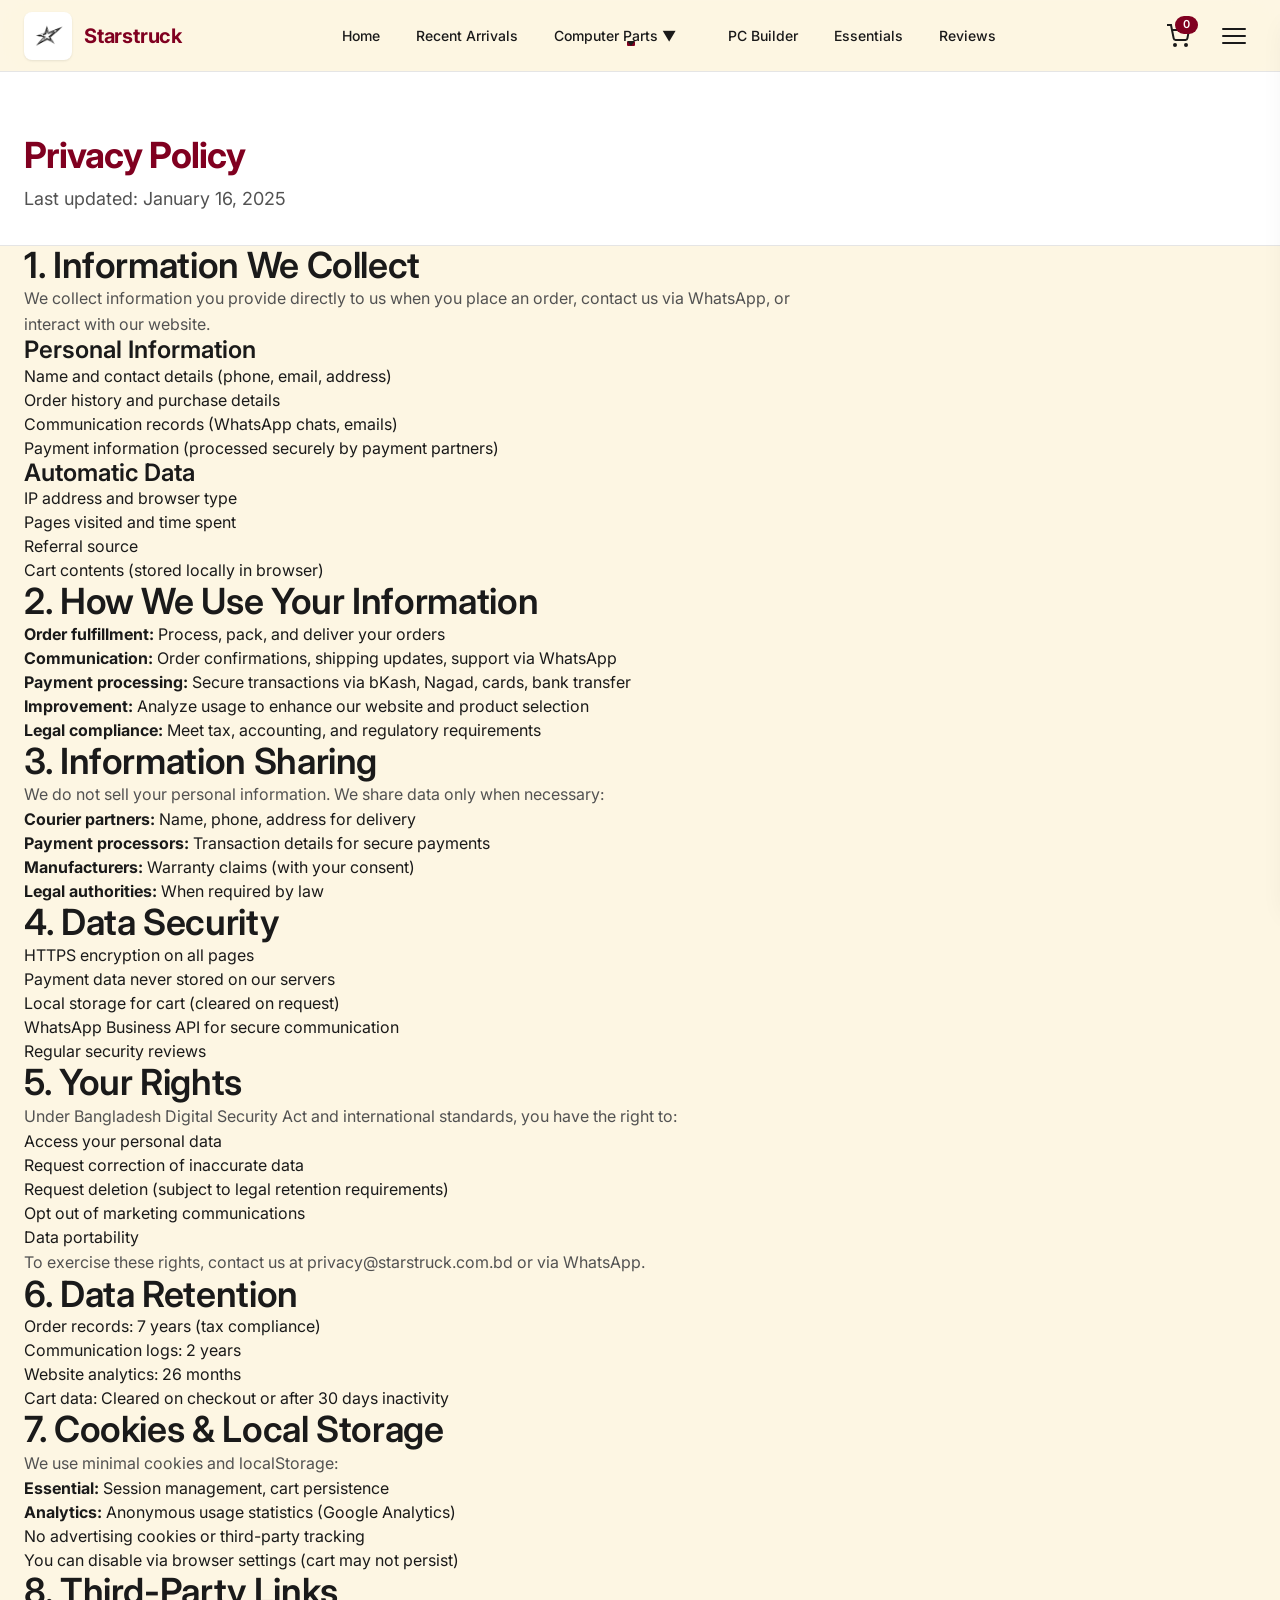
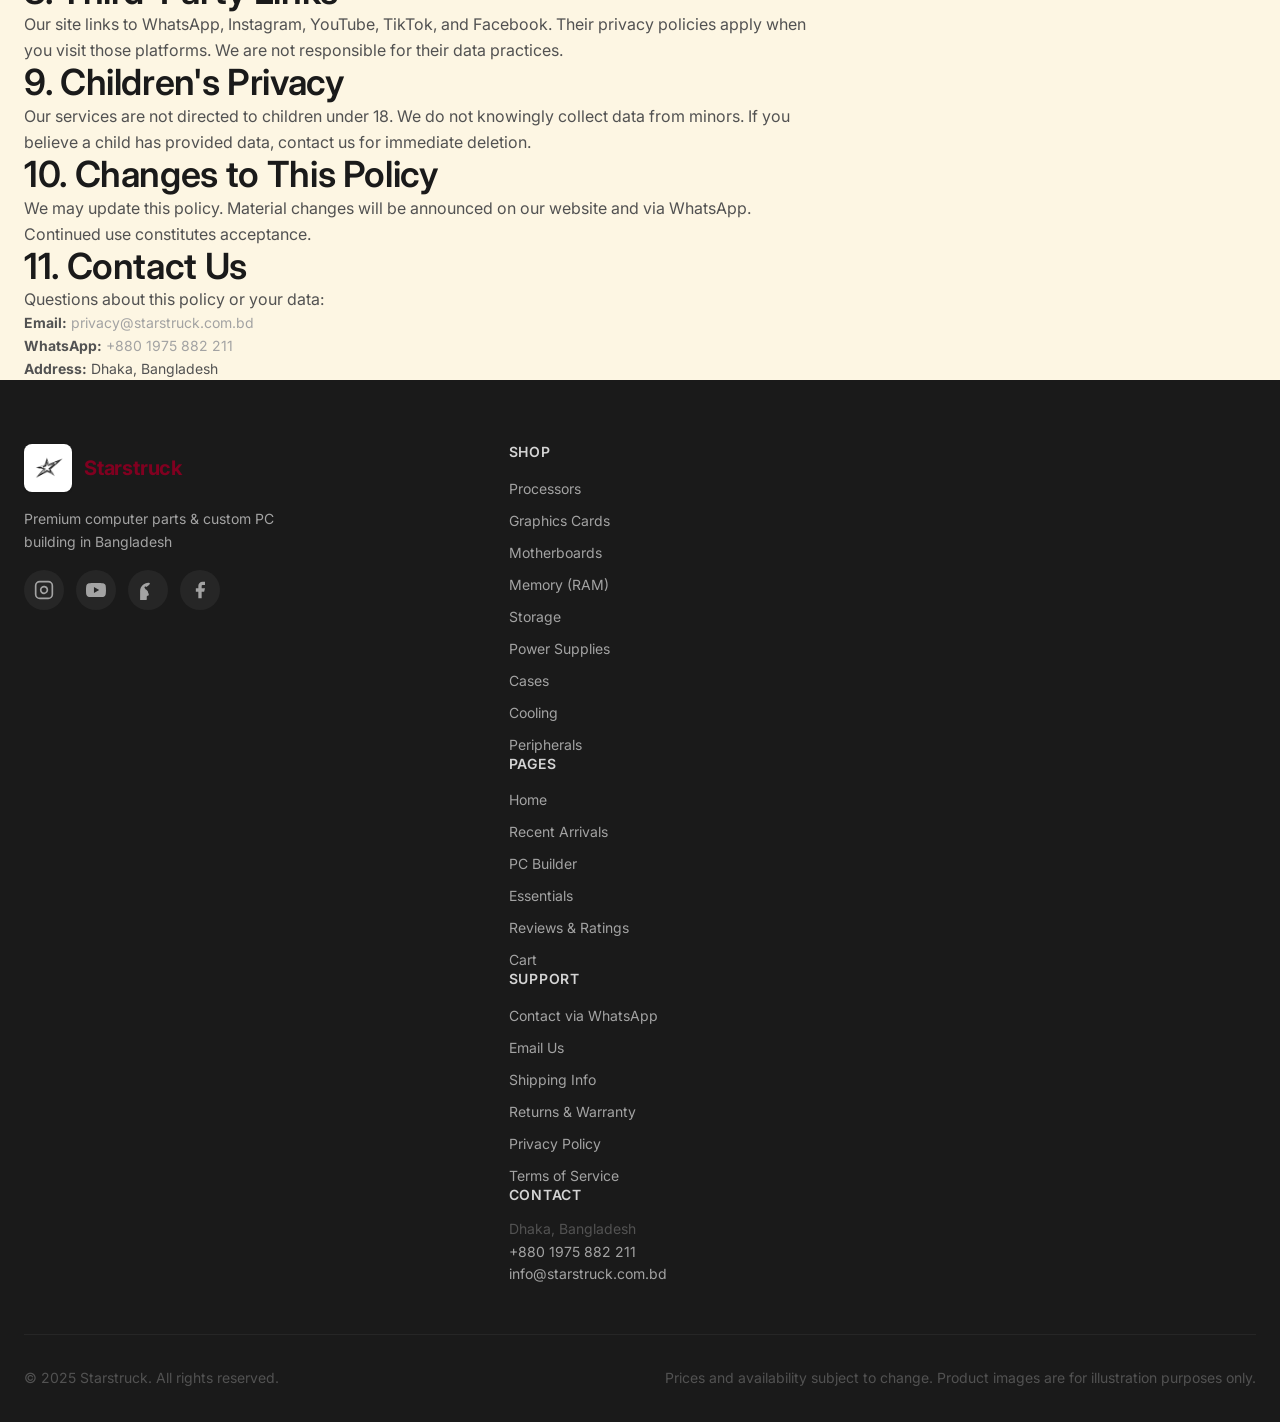
<file: pages/privacy.html>
<!DOCTYPE html>
<html lang="en">
<head>
  <meta charset="UTF-8">
  <meta name="viewport" content="width=device-width, initial-scale=1.0">
  <meta name="description" content="Starstruck Privacy Policy — How we collect, use, and protect your personal information when you shop for computer parts and custom PCs.">
  <meta name="theme-color" content="#800020">

  <meta property="og:type" content="website">
  <meta property="og:url" content="https://starstruck.com.bd/pages/privacy.html">
  <meta property="og:title" content="Privacy Policy — Starstruck">
  <meta property="og:description" content="How we collect, use, and protect your personal information.">
  <meta property="og:image" content="https://starstruck.com.bd/images/og-image.jpg">
  <meta property="og:site_name" content="Starstruck">

  <link rel="canonical" href="https://starstruck.com.bd/pages/privacy.html">
  <link rel="icon" type="image/svg+xml" href="/images/favicon.svg">
  <link rel="preconnect" href="https://fonts.googleapis.com">
  <link rel="preconnect" href="https://fonts.gstatic.com" crossorigin>
  <link rel="preload" as="style" href="https://fonts.googleapis.com/css2?family=Inter:wght@300;400;500;600;700&family=JetBrains+Mono:wght@400;500;600&display=swap">
  <link rel="stylesheet" href="https://fonts.googleapis.com/css2?family=Inter:wght@300;400;500;600;700&family=JetBrains+Mono:wght@400;500;600&display=swap" media="print" onload="this.media='all'">
  <link rel="stylesheet" href="/css/main.css">

  <title>Privacy Policy — Starstruck</title>
</head>
<body>
  <a href="#main" class="skip-link">Skip to main content</a>

  <header class="header" role="banner">
    <div class="container header-inner">
      <a href="/" class="logo" aria-label="Starstruck Home">
        <img src="/images/logo.jpg" alt="" width="48" height="48" loading="eager" fetchpriority="high">
        <span class="logo-text">Starstruck</span>
      </a>

      <nav class="nav-desktop" role="navigation" aria-label="Main navigation">
        <ul class="nav-list">
          <li><a href="/" class="nav-link">Home</a></li>
          <li><a href="/pages/recent.html" class="nav-link">Recent Arrivals</a></li>
          <li class="nav-dropdown">
            <button class="nav-link dropdown-toggle" aria-expanded="false" aria-haspopup="true" aria-controls="parts-menu">Computer Parts ▼</button>
            <ul id="parts-menu" class="dropdown-menu" role="menu">
              <li><a href="/pages/parts.html?cat=processor" class="dropdown-item" role="menuitem">Processors</a></li>
              <li><a href="/pages/parts.html?cat=graphics" class="dropdown-item" role="menuitem">Graphics Cards</a></li>
              <li><a href="/pages/parts.html?cat=motherboard" class="dropdown-item" role="menuitem">Motherboards</a></li>
              <li><a href="/pages/parts.html?cat=ram" class="dropdown-item" role="menuitem">RAM</a></li>
              <li><a href="/pages/parts.html?cat=storage" class="dropdown-item" role="menuitem">Storage</a></li>
              <li><a href="/pages/parts.html?cat=psu" class="dropdown-item" role="menuitem">Power Supplies</a></li>
              <li><a href="/pages/parts.html?cat=casing" class="dropdown-item" role="menuitem">Cases</a></li>
              <li><a href="/pages/parts.html?cat=cooling" class="dropdown-item" role="menuitem">Cooling</a></li>
              <li><a href="/pages/parts.html?cat=peripherals" class="dropdown-item" role="menuitem">Peripherals</a></li>
            </ul>
          </li>
          <li><a href="/pages/builder.html" class="nav-link">PC Builder</a></li>
          <li><a href="/pages/essentials.html" class="nav-link">Essentials</a></li>
          <li><a href="/pages/reviews.html" class="nav-link">Reviews</a></li>
        </ul>
      </nav>

      <div class="header-actions">
        <a href="/pages/cart.html" class="cart-btn" aria-label="Shopping cart">
          <svg width="24" height="24" viewBox="0 0 24 24" fill="none" stroke="currentColor" stroke-width="2" aria-hidden="true">
            <circle cx="9" cy="21" r="1"></circle>
            <circle cx="20" cy="21" r="1"></circle>
            <path d="M1 1h4l2.68 13.39a2 2 0 0 0 2 1.61h9.72a2 2 0 0 0 2-1.61L23 6H6"></path>
          </svg>
          <span class="cart-count" aria-live="polite">0</span>
        </a>
        <button class="mobile-menu-btn" aria-expanded="false" aria-controls="mobile-menu" aria-label="Open menu">
          <span class="hamburger" aria-hidden="true"></span>
        </button>
      </div>
    </div>

    <nav id="mobile-menu" class="mobile-menu" role="navigation" aria-label="Mobile navigation" hidden>
      <div class="mobile-menu-inner">
        <button class="mobile-menu-close" aria-label="Close menu">
          <svg width="24" height="24" viewBox="0 0 24 24" fill="none" stroke="currentColor" stroke-width="2" aria-hidden="true">
            <line x1="18" y1="6" x2="6" y2="18"></line>
            <line x1="6" y1="6" x2="18" y2="18"></line>
          </svg>
        </button>
        <ul class="mobile-nav-list">
          <li><a href="/" class="mobile-nav-link">Home</a></li>
          <li><a href="/pages/recent.html" class="mobile-nav-link">Recent Arrivals</a></li>
          <li class="mobile-dropdown">
            <button class="mobile-nav-link mobile-dropdown-toggle" aria-expanded="false">Computer Parts ▼</button>
            <ul class="mobile-dropdown-menu" hidden>
              <li><a href="/pages/parts.html?cat=processor" class="mobile-dropdown-item">Processors</a></li>
              <li><a href="/pages/parts.html?cat=graphics" class="mobile-dropdown-item">Graphics Cards</a></li>
              <li><a href="/pages/parts.html?cat=motherboard" class="mobile-dropdown-item">Motherboards</a></li>
              <li><a href="/pages/parts.html?cat=ram" class="mobile-dropdown-item">RAM</a></li>
              <li><a href="/pages/parts.html?cat=storage" class="mobile-dropdown-item">Storage</a></li>
              <li><a href="/pages/parts.html?cat=psu" class="mobile-dropdown-item">Power Supplies</a></li>
              <li><a href="/pages/parts.html?cat=casing" class="mobile-dropdown-item">Cases</a></li>
              <li><a href="/pages/parts.html?cat=cooling" class="mobile-dropdown-item">Cooling</a></li>
              <li><a href="/pages/parts.html?cat=peripherals" class="mobile-dropdown-item">Peripherals</a></li>
            </ul>
          </li>
          <li><a href="/pages/builder.html" class="mobile-nav-link">PC Builder</a></li>
          <li><a href="/pages/essentials.html" class="mobile-nav-link">Essentials</a></li>
          <li><a href="/pages/reviews.html" class="mobile-nav-link">Reviews</a></li>
        </ul>
        <div class="mobile-menu-footer">
          <a href="https://wa.me/8801975882211" class="btn btn-primary btn-whatsapp" target="_blank" rel="noopener">
            <svg width="20" height="20" viewBox="0 0 24 24" fill="currentColor" aria-hidden="true"><path d="M17.472 14.382c-.297-.149-1.758-.867-2.03-.967-.273-.099-.471-.148-.67.15-.197.297-.767.966-.94 1.164-.173.199-.347.223-.644.075-.297-.15-1.255-.463-2.39-1.475-.883-.788-1.48-1.761-1.653-2.059-.173-.297-.018-.454.13-.606.134-.133.298-.347.446-.52.149-.174.198-.298.298-.497.099-.198.05-.371-.025-.52-.075-.149-.669-1.612-.916-2.207-.242-.579-.487-.5-.669-.51-.173-.008-.371-.01-.57-.01-.198 0-.52.074-.792.372-.272.297-1.04 1.016-1.04 2.479 0 1.462 1.065 2.875 1.213 3.074.149.198 2.096 3.2 5.077 4.487.709.306 1.262.489 1.694.625.712.227 1.36.195 1.871.118.571-.085 1.758-.719 2.006-1.413.248-.695.248-1.289.173-1.413-.074-.124-.272-.198-.57-.672m-5.421 7.403h-.004a31.317 31.317 0 0 1-5.378-1.826 26.617 26.617 0 0 1-4.393-4.613 1.4 1.4 0 0 1 .047-1.425l1.527-1.875a1.376 1.376 0 0 1 1.977-.225 15.286 15.286 0 0 0 3.998 1.73 7.544 7.544 0 0 0 2.664-.244c.396-.1.816-.284 1.09-.52.273-.232.472-.526.52-.83.047-.3.047-.717.047-1.378 0-.873-.215-1.709-.643-2.438-.428-.728-.974-1.17-1.584-1.426-.61-.255-1.723-.228-2.601.13-.878.358-1.678 1.002-2.196 1.794-.519.792-.822 1.778-.916 2.107-.095.33-.095.833-.095 1.134 0 .578.36 1.083.826 1.412.467.328 1.13.607 1.893.873.588.208 1.342.215 1.978.074.465-.102 1.047-.394 1.395-.856.349-.463.59-.933.736-1.286.148-.354.148-.778.048-1.106-.1-.327-.415-.726-.84-1.008-.424-.282-.93-.424-1.507-.424-.644 0-1.248.203-1.795.573-.635.424-1.055 1.029-1.254 1.626-.2.6-.2.989-.2 1.286 0 .697.22 1.415.703 1.984.243.286.577.562.977.823.384.246.797.41 1.215.485.357.063.765.048 1.145-.122.436-.192.878-.53 1.12-.855.244-.328.469-.683.695-.94.225-.258.488-.46.694-.62.207-.16.45-.263.672-.263.197 0 .394.084.57.224.176.139.354.336.533.51.18.174.34.37.48.574.14.203.233.392.275.54.043.15.043.282.043.392 0 .218-.087.433-.272.605-.218.2-.476.354-.754.45-.328.108-.77.075-1.248-.024l-.225-.048c-.59-.108-1.18-.283-1.64-.562-.488-.292-.87-.58-1.2-.854-.318-.287-.646-.512-.916-.707-.27-.194-.497-.384-.737-.506-.21-.114-.447-.148-.67-.148-.197 0-.394.084-.57.224-.192.154-.383.348-.574.574-.19.225-.333.45-.415.695-.082.245-.082.52-.082.778 0 .298.086.575.273.802.173.213.37.387.574.52.203.13.414.258.62.357.224.108.477.173.737.198.546.052 1.364-.225 2.275-.915.55-.413 1.05-.912 1.5-.137.45.775.245 1.867-.372 2.47-.618.602-1.425.915-2.195.915-.748 0-1.41-.198-1.95-.573z"/></svg>
            <span>Order on WhatsApp</span>
          </a>
        </div>
      </div>
    </nav>
  </header>

  <main id="main" role="main">
    <section class="page-header">
      <div class="container">
        <h1 class="page-title">Privacy Policy</h1>
        <p class="page-description">Last updated: January 16, 2025</p>
      </div>
    </section>

    <section class="content-section">
      <div class="container">
        <div class="content-grid" style="grid-template-columns: 1fr; max-width: 800px;">
          <article class="content-card">
            <h2>1. Information We Collect</h2>
            <p>We collect information you provide directly to us when you place an order, contact us via WhatsApp, or interact with our website.</p>

            <h3>Personal Information</h3>
            <ul class="feature-list">
              <li>Name and contact details (phone, email, address)</li>
              <li>Order history and purchase details</li>
              <li>Communication records (WhatsApp chats, emails)</li>
              <li>Payment information (processed securely by payment partners)</li>
            </ul>

            <h3>Automatic Data</h3>
            <ul class="feature-list">
              <li>IP address and browser type</li>
              <li>Pages visited and time spent</li>
              <li>Referral source</li>
              <li>Cart contents (stored locally in browser)</li>
            </ul>
          </article>

          <article class="content-card">
            <h2>2. How We Use Your Information</h2>
            <ul class="feature-list">
              <li><strong>Order fulfillment:</strong> Process, pack, and deliver your orders</li>
              <li><strong>Communication:</strong> Order confirmations, shipping updates, support via WhatsApp</li>
              <li><strong>Payment processing:</strong> Secure transactions via bKash, Nagad, cards, bank transfer</li>
              <li><strong>Improvement:</strong> Analyze usage to enhance our website and product selection</li>
              <li><strong>Legal compliance:</strong> Meet tax, accounting, and regulatory requirements</li>
            </ul>
          </article>

          <article class="content-card">
            <h2>3. Information Sharing</h2>
            <p>We do not sell your personal information. We share data only when necessary:</p>
            <ul class="feature-list">
              <li><strong>Courier partners:</strong> Name, phone, address for delivery</li>
              <li><strong>Payment processors:</strong> Transaction details for secure payments</li>
              <li><strong>Manufacturers:</strong> Warranty claims (with your consent)</li>
              <li><strong>Legal authorities:</strong> When required by law</li>
            </ul>
          </article>

          <article class="content-card">
            <h2>4. Data Security</h2>
            <ul class="feature-list">
              <li>HTTPS encryption on all pages</li>
              <li>Payment data never stored on our servers</li>
              <li>Local storage for cart (cleared on request)</li>
              <li>WhatsApp Business API for secure communication</li>
              <li>Regular security reviews</li>
            </ul>
          </article>

          <article class="content-card">
            <h2>5. Your Rights</h2>
            <p>Under Bangladesh Digital Security Act and international standards, you have the right to:</p>
            <ul class="feature-list">
              <li>Access your personal data</li>
              <li>Request correction of inaccurate data</li>
              <li>Request deletion (subject to legal retention requirements)</li>
              <li>Opt out of marketing communications</li>
              <li>Data portability</li>
            </ul>
            <p>To exercise these rights, contact us at <a href="mailto:privacy@starstruck.com.bd">privacy@starstruck.com.bd</a> or via WhatsApp.</p>
          </article>

          <article class="content-card">
            <h2>6. Data Retention</h2>
            <ul class="feature-list">
              <li>Order records: 7 years (tax compliance)</li>
              <li>Communication logs: 2 years</li>
              <li>Website analytics: 26 months</li>
              <li>Cart data: Cleared on checkout or after 30 days inactivity</li>
            </ul>
          </article>

          <article class="content-card">
            <h2>7. Cookies & Local Storage</h2>
            <p>We use minimal cookies and localStorage:</p>
            <ul class="feature-list">
              <li><strong>Essential:</strong> Session management, cart persistence</li>
              <li><strong>Analytics:</strong> Anonymous usage statistics (Google Analytics)</li>
              <li>No advertising cookies or third-party tracking</li>
              <li>You can disable via browser settings (cart may not persist)</li>
            </ul>
          </article>

          <article class="content-card">
            <h2>8. Third-Party Links</h2>
            <p>Our site links to WhatsApp, Instagram, YouTube, TikTok, and Facebook. Their privacy policies apply when you visit those platforms. We are not responsible for their data practices.</p>
          </article>

          <article class="content-card">
            <h2>9. Children's Privacy</h2>
            <p>Our services are not directed to children under 18. We do not knowingly collect data from minors. If you believe a child has provided data, contact us for immediate deletion.</p>
          </article>

          <article class="content-card">
            <h2>10. Changes to This Policy</h2>
            <p>We may update this policy. Material changes will be announced on our website and via WhatsApp. Continued use constitutes acceptance.</p>
          </article>

          <article class="content-card">
            <h2>11. Contact Us</h2>
            <p>Questions about this policy or your data:</p>
            <address class="footer-address">
              <p><strong>Email:</strong> <a href="mailto:privacy@starstruck.com.bd">privacy@starstruck.com.bd</a></p>
              <p><strong>WhatsApp:</strong> <a href="https://wa.me/8801975882211">+880 1975 882 211</a></p>
              <p><strong>Address:</strong> Dhaka, Bangladesh</p>
            </address>
          </article>
        </div>
      </div>
    </section>
  </main>

  <footer class="footer" role="contentinfo">
    <div class="container">
      <div class="footer-grid">
        <div class="footer-brand">
          <a href="/" class="logo" aria-label="Starstruck Home">
            <img src="/images/logo.jpg" alt="" width="48" height="48">
            <span class="logo-text">Starstruck</span>
          </a>
          <p class="footer-tagline">Premium computer parts & custom PC building in Bangladesh</p>
          <div class="social-links" role="list" aria-label="Social media">
            <a href="https://instagram.com/snrox_" class="social-link" target="_blank" rel="noopener" aria-label="Instagram">
              <svg width="20" height="20" viewBox="0 0 24 24" fill="none" stroke="currentColor" stroke-width="2" aria-hidden="true"><rect x="2" y="2" width="20" height="20" rx="5" ry="5"></rect><path d="M16 11.37A4 4 0 1 1 12.63 8 4 4 0 0 1 16 11.37z"></path><line x1="17.5" y1="6.5" x2="17.51" y2="6.5"></line></svg>
            </a>
            <a href="https://youtube.com/@raisawill" class="social-link" target="_blank" rel="noopener" aria-label="YouTube">
              <svg width="20" height="20" viewBox="0 0 24 24" fill="currentColor" aria-hidden="true"><path d="M23.498 6.186a3.016 3.016 0 0 0-2.122-2.136C19.505 3.545 12 3.545 12 3.545s-7.505 0-9.377.505A3.017 3.017 0 0 0 .502 6.186C0 8.07 0 12 0 12s0 3.93.502 5.814a3.016 3.016 0 0 0 2.122 2.136c1.871.505 9.376.505 9.376.505s7.505 0 9.377-.505a3.015 3.015 0 0 0 2.122-2.136C24 15.93 24 12 24 12s0-3.93-.502-5.814zM9.545 15.568V8.432L15.818 12 9.545 15.568z"/></svg>
            </a>
            <a href="https://tiktok.com/@starstruckbd" class="social-link" target="_blank" rel="noopener" aria-label="TikTok">
              <svg width="20" height="20" viewBox="0 0 24 24" fill="currentColor" aria-hidden="true"><path d="M12.545,3.233C7.04,3.233,2.591,7.735,2.537,13.197c0,3.749,0,7.498,0,11.246c0,1.364,0.638,2.604,2.177,2.887c1.809,0.331,3.655-0.304,4.577-1.43c0.857-1.055,1.221-2.502,1.273-4.021c0.019-0.559-0.082-1.134-0.082-1.719c0-1.145,1.472-1.113,1.472-1.113s1.006-0.588,1.006-1.396c0-1.584-0.708-2.815-2.73-2.815c-0.843,0-1.721,0.547-1.721,1.407c0,0.379,0.07,0.727,0.176,1.028c0.162,0.461,0.567,1.052,1.507,1.052c1.106,0,2.065-0.722,2.065-2.375c0-1.152-0.318-2.117-0.758-2.795c-0.629-0.975-2.228-1.773-2.707-2.378c-0.174-0.222-0.349-0.485-0.524-0.776c-0.246-0.413-0.523-0.766-0.523-1.168c0-0.572,0.51-1.053,1.418-1.053c0.697,0,1.145,0.242,1.425,0.609c0.044-0.245,0.141-0.463,0.31-0.655C15.977,4.469,14.293,3.233,12.545,3.233z"/></svg>
            </a>
            <a href="https://www.facebook.com/share/1JTThDtScw/" class="social-link" target="_blank" rel="noopener" aria-label="Facebook">
              <svg width="20" height="20" viewBox="0 0 24 24" fill="currentColor" aria-hidden="true"><path d="M18 2h-3a5 5 0 0 0-5 5v3H7v4h3v8h4v-8h3l1-4h-4V7a1 1 0 0 1 1-1h3z"/></svg>
            </a>
          </div>
        </div>
        <nav class="footer-nav" aria-label="Footer navigation">
          <div class="footer-nav-col">
            <h4>Shop</h4>
            <ul>
              <li><a href="/pages/parts.html?cat=processor">Processors</a></li>
              <li><a href="/pages/parts.html?cat=graphics">Graphics Cards</a></li>
              <li><a href="/pages/parts.html?cat=motherboard">Motherboards</a></li>
              <li><a href="/pages/parts.html?cat=ram">Memory (RAM)</a></li>
              <li><a href="/pages/parts.html?cat=storage">Storage</a></li>
              <li><a href="/pages/parts.html?cat=psu">Power Supplies</a></li>
              <li><a href="/pages/parts.html?cat=casing">Cases</a></li>
              <li><a href="/pages/parts.html?cat=cooling">Cooling</a></li>
              <li><a href="/pages/parts.html?cat=peripherals">Peripherals</a></li>
            </ul>
          </div>
          <div class="footer-nav-col">
            <h4>Pages</h4>
            <ul>
              <li><a href="/">Home</a></li>
              <li><a href="/pages/recent.html">Recent Arrivals</a></li>
              <li><a href="/pages/builder.html">PC Builder</a></li>
              <li><a href="/pages/essentials.html">Essentials</a></li>
              <li><a href="/pages/reviews.html">Reviews & Ratings</a></li>
              <li><a href="/pages/cart.html">Cart</a></li>
            </ul>
          </div>
          <div class="footer-nav-col">
            <h4>Support</h4>
            <ul>
              <li><a href="https://wa.me/8801975882211" target="_blank" rel="noopener">Contact via WhatsApp</a></li>
              <li><a href="mailto:info@starstruck.com.bd">Email Us</a></li>
              <li><a href="/pages/shipping.html">Shipping Info</a></li>
              <li><a href="/pages/returns.html">Returns & Warranty</a></li>
              <li><a href="/pages/privacy.html">Privacy Policy</a></li>
              <li><a href="/pages/terms.html">Terms of Service</a></li>
            </ul>
          </div>
          <div class="footer-nav-col">
            <h4>Contact</h4>
            <address class="footer-address">
              <p>Dhaka, Bangladesh</p>
              <p><a href="tel:+8801975882211">+880 1975 882 211</a></p>
              <p><a href="mailto:info@starstruck.com.bd">info@starstruck.com.bd</a></p>
            </address>
          </div>
        </nav>
      </div>
      <div class="footer-bottom">
        <p>&copy; 2025 Starstruck. All rights reserved.</p>
        <p class="footer-disclaimer">Prices and availability subject to change. Product images are for illustration purposes only.</p>
      </div>
    </div>
  </footer>

  <div id="toast-container" class="toast-container" role="region" aria-label="Notifications" aria-live="polite"></div>

  <aside id="cart-sidebar" class="cart-sidebar" role="dialog" aria-label="Shopping cart" aria-hidden="true">
    <div class="cart-sidebar-inner">
      <header class="cart-header">
        <h2>Your Cart</h2>
        <button class="cart-close" aria-label="Close cart">&times;</button>
      </header>
      <div class="cart-items" id="cart-items" role="list"></div>
      <footer class="cart-footer">
        <div class="cart-summary">
          <span>Subtotal</span>
          <span class="cart-subtotal">৳0</span>
        </div>
        <a href="/pages/cart.html" class="btn btn-primary btn-full">View Cart & Checkout</a>
        <button class="btn btn-secondary btn-full cart-clear" disabled>Clear Cart</button>
      </footer>
    </div>
  </aside>
  <div class="cart-overlay" aria-hidden="true"></div>

  <script src="/js/main.js"></script>
</body>
</html>
</file>
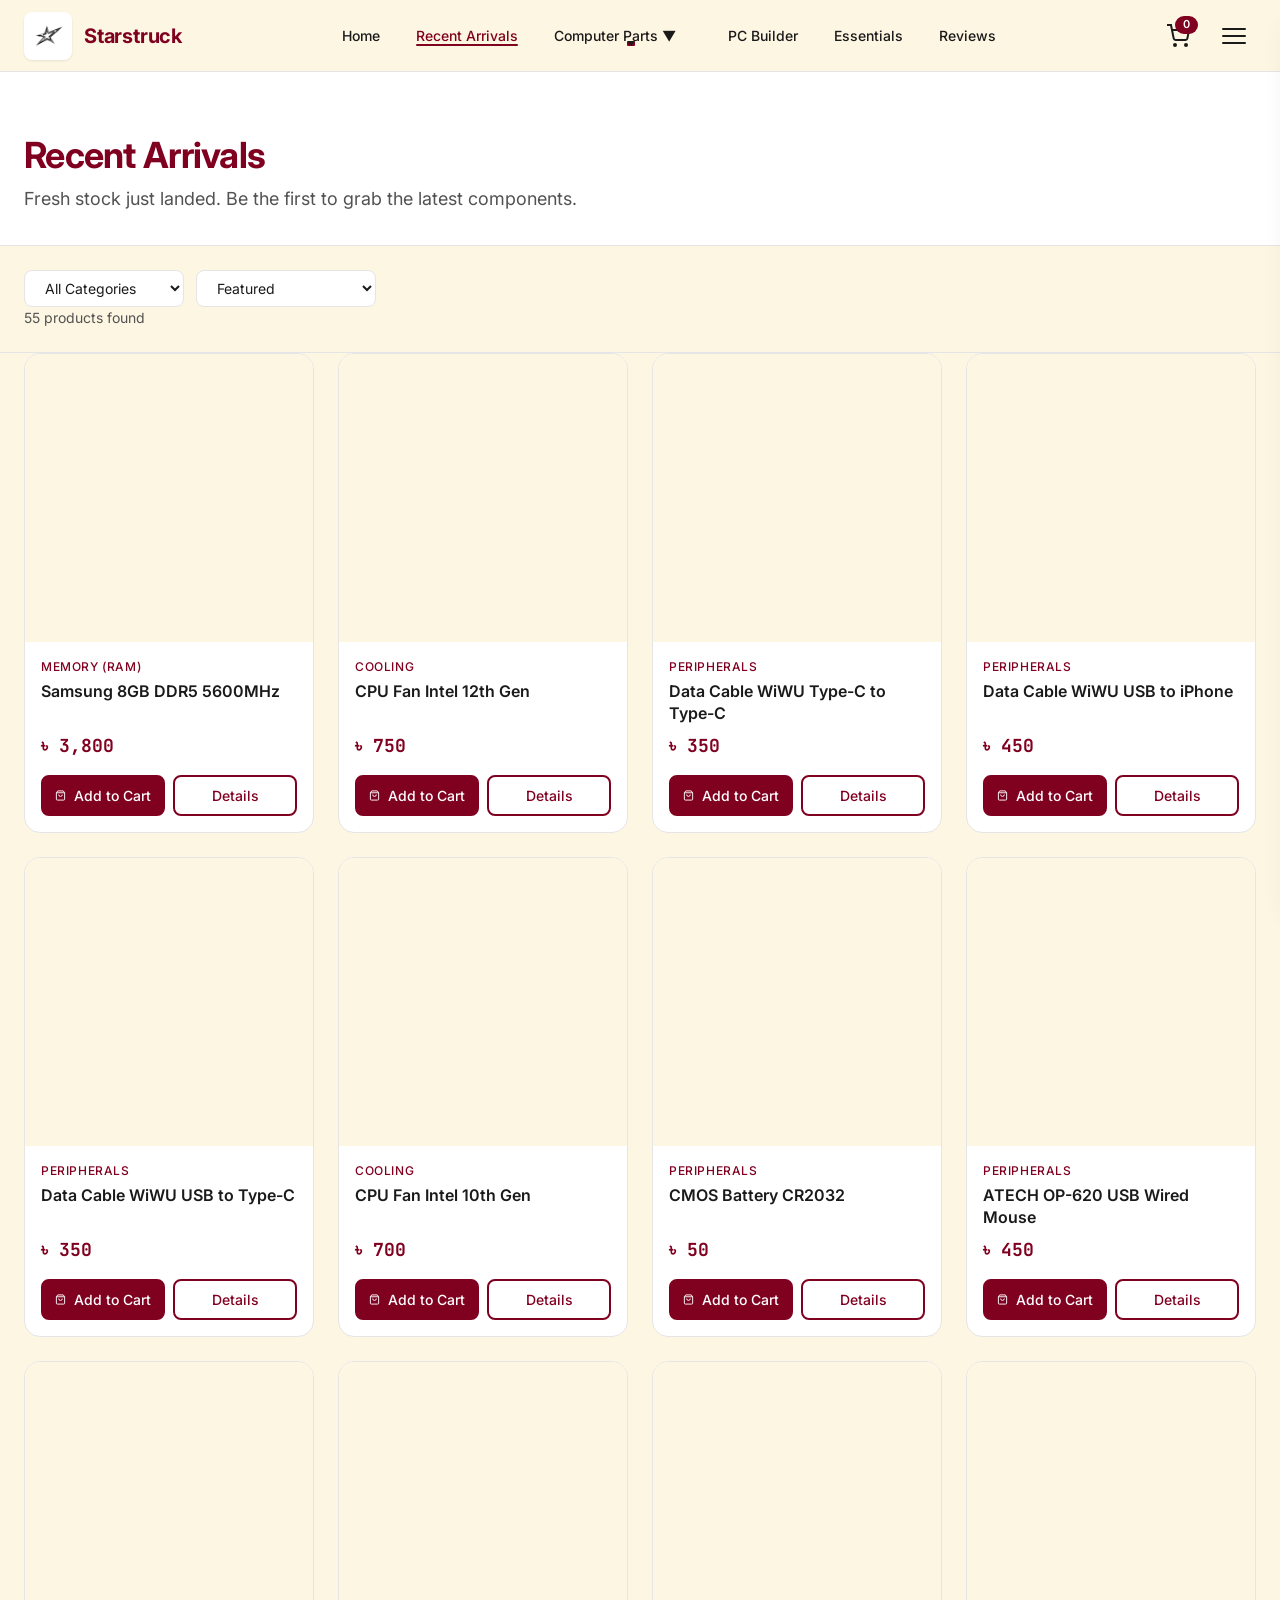
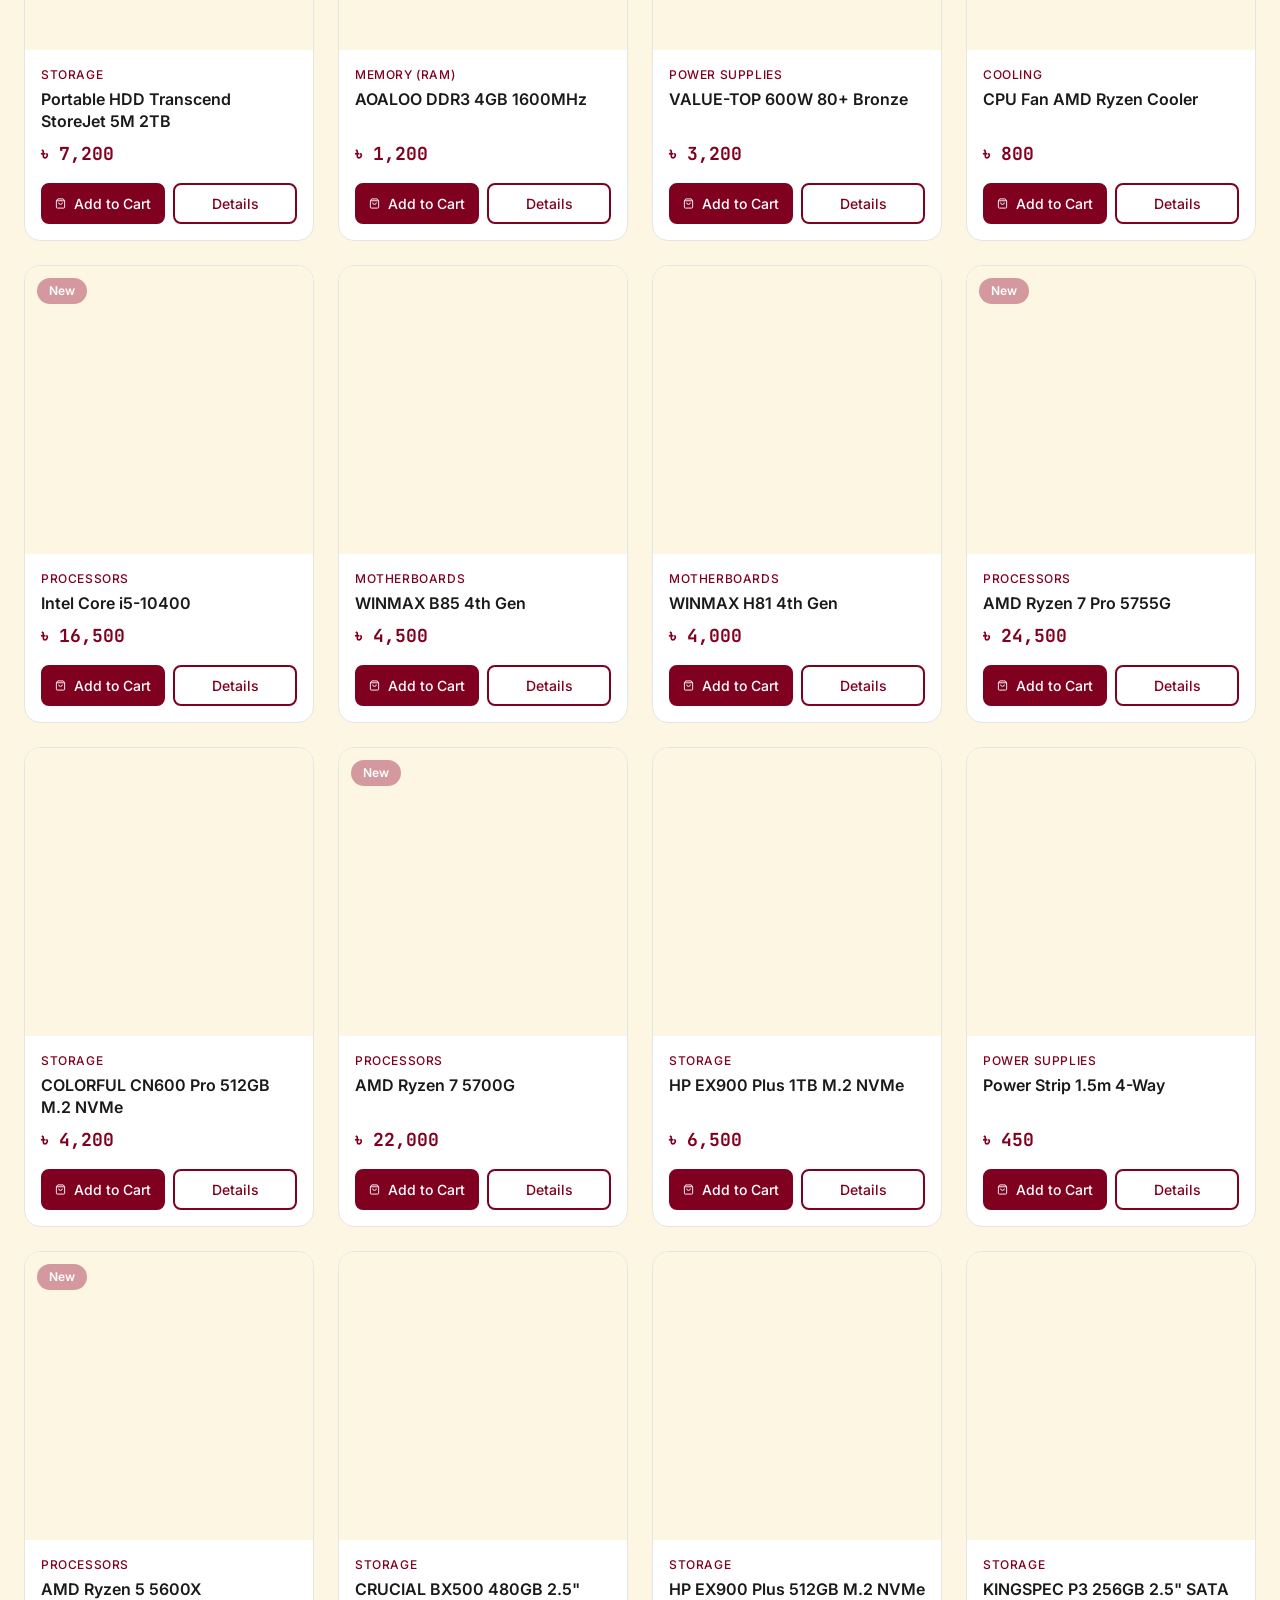
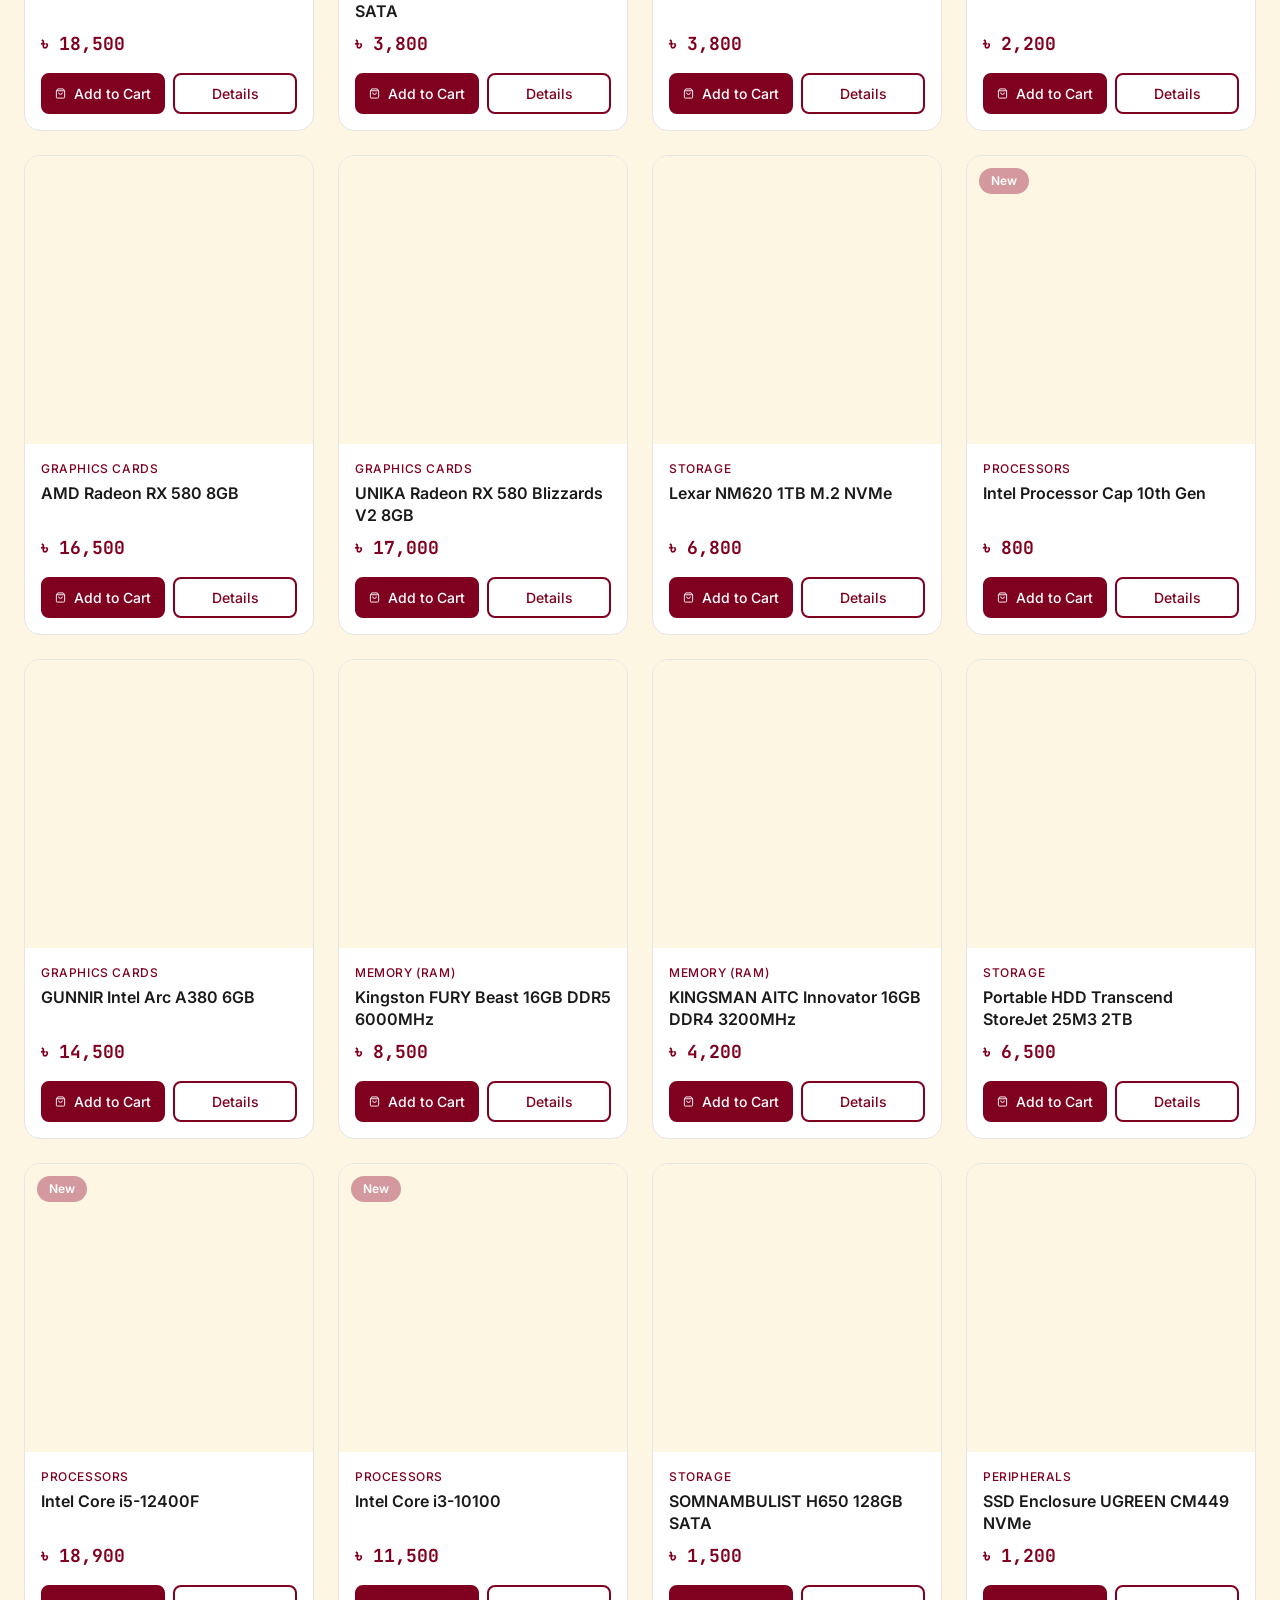
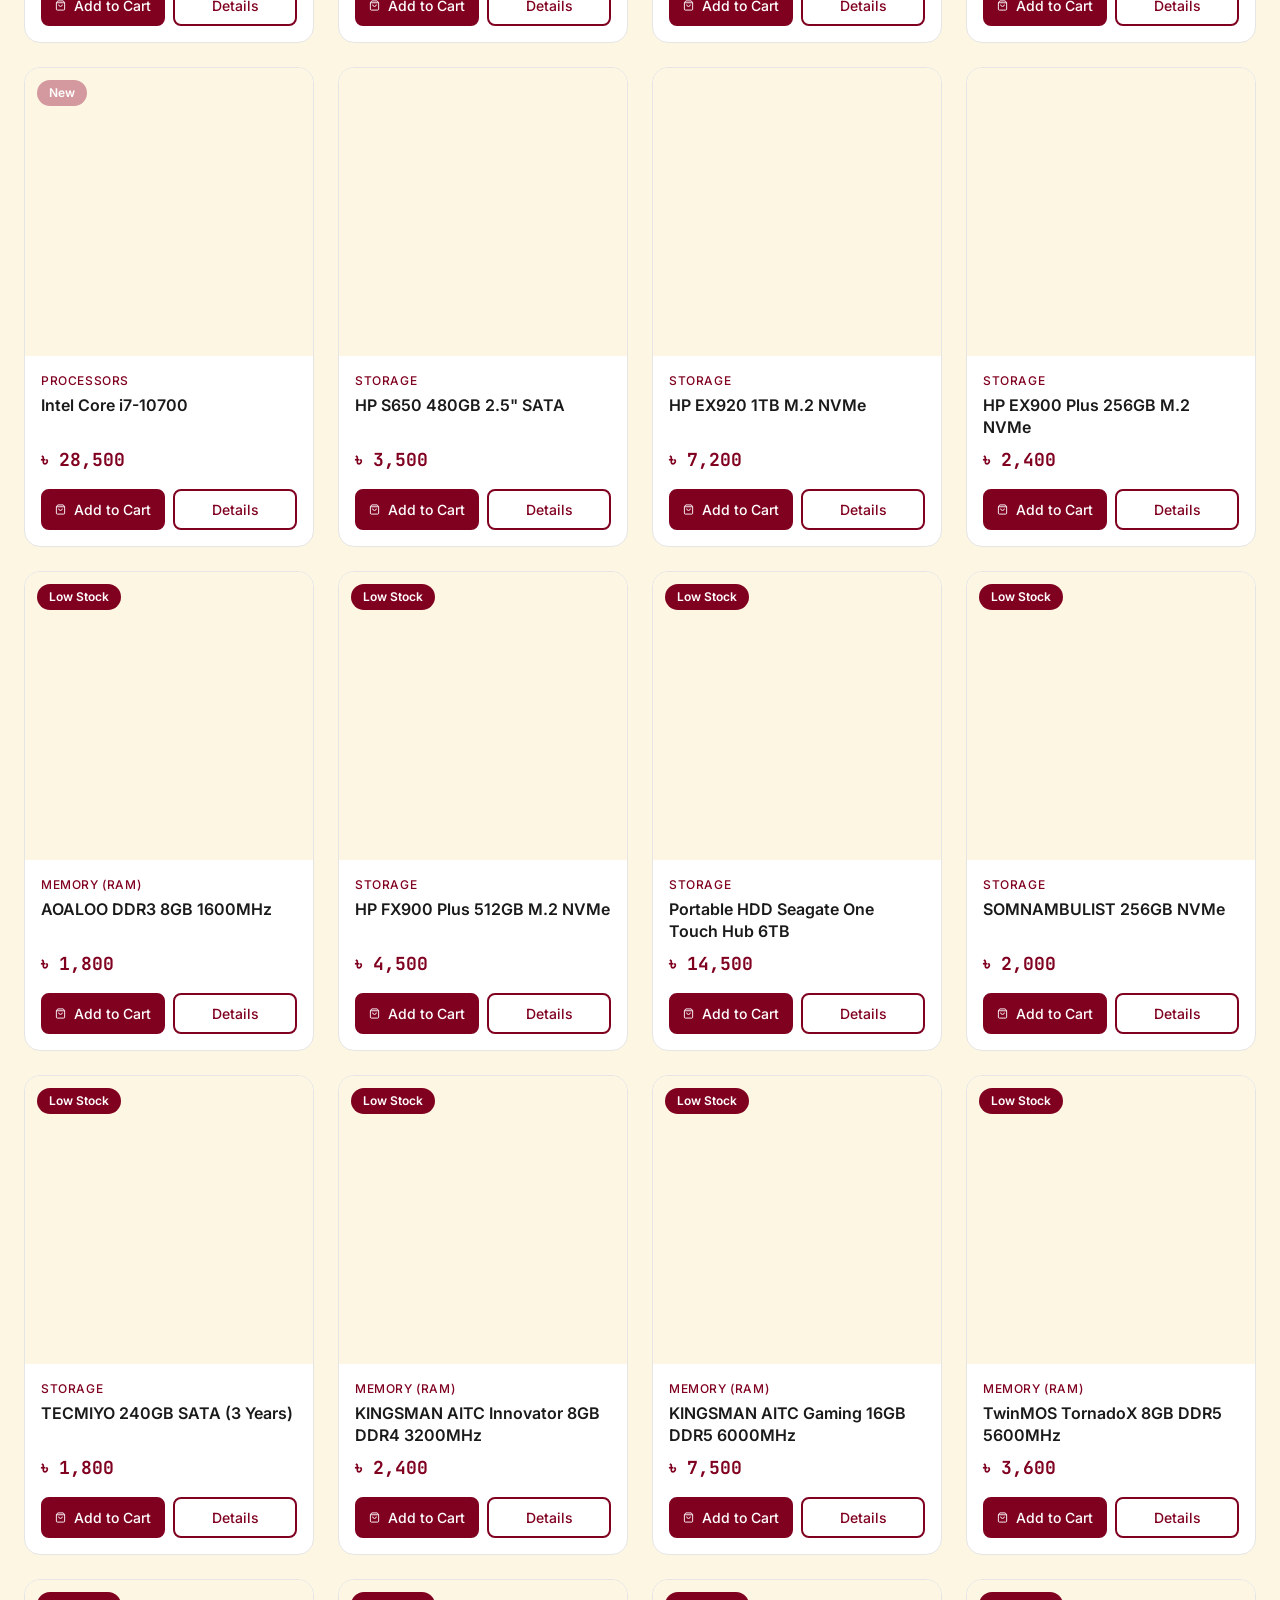
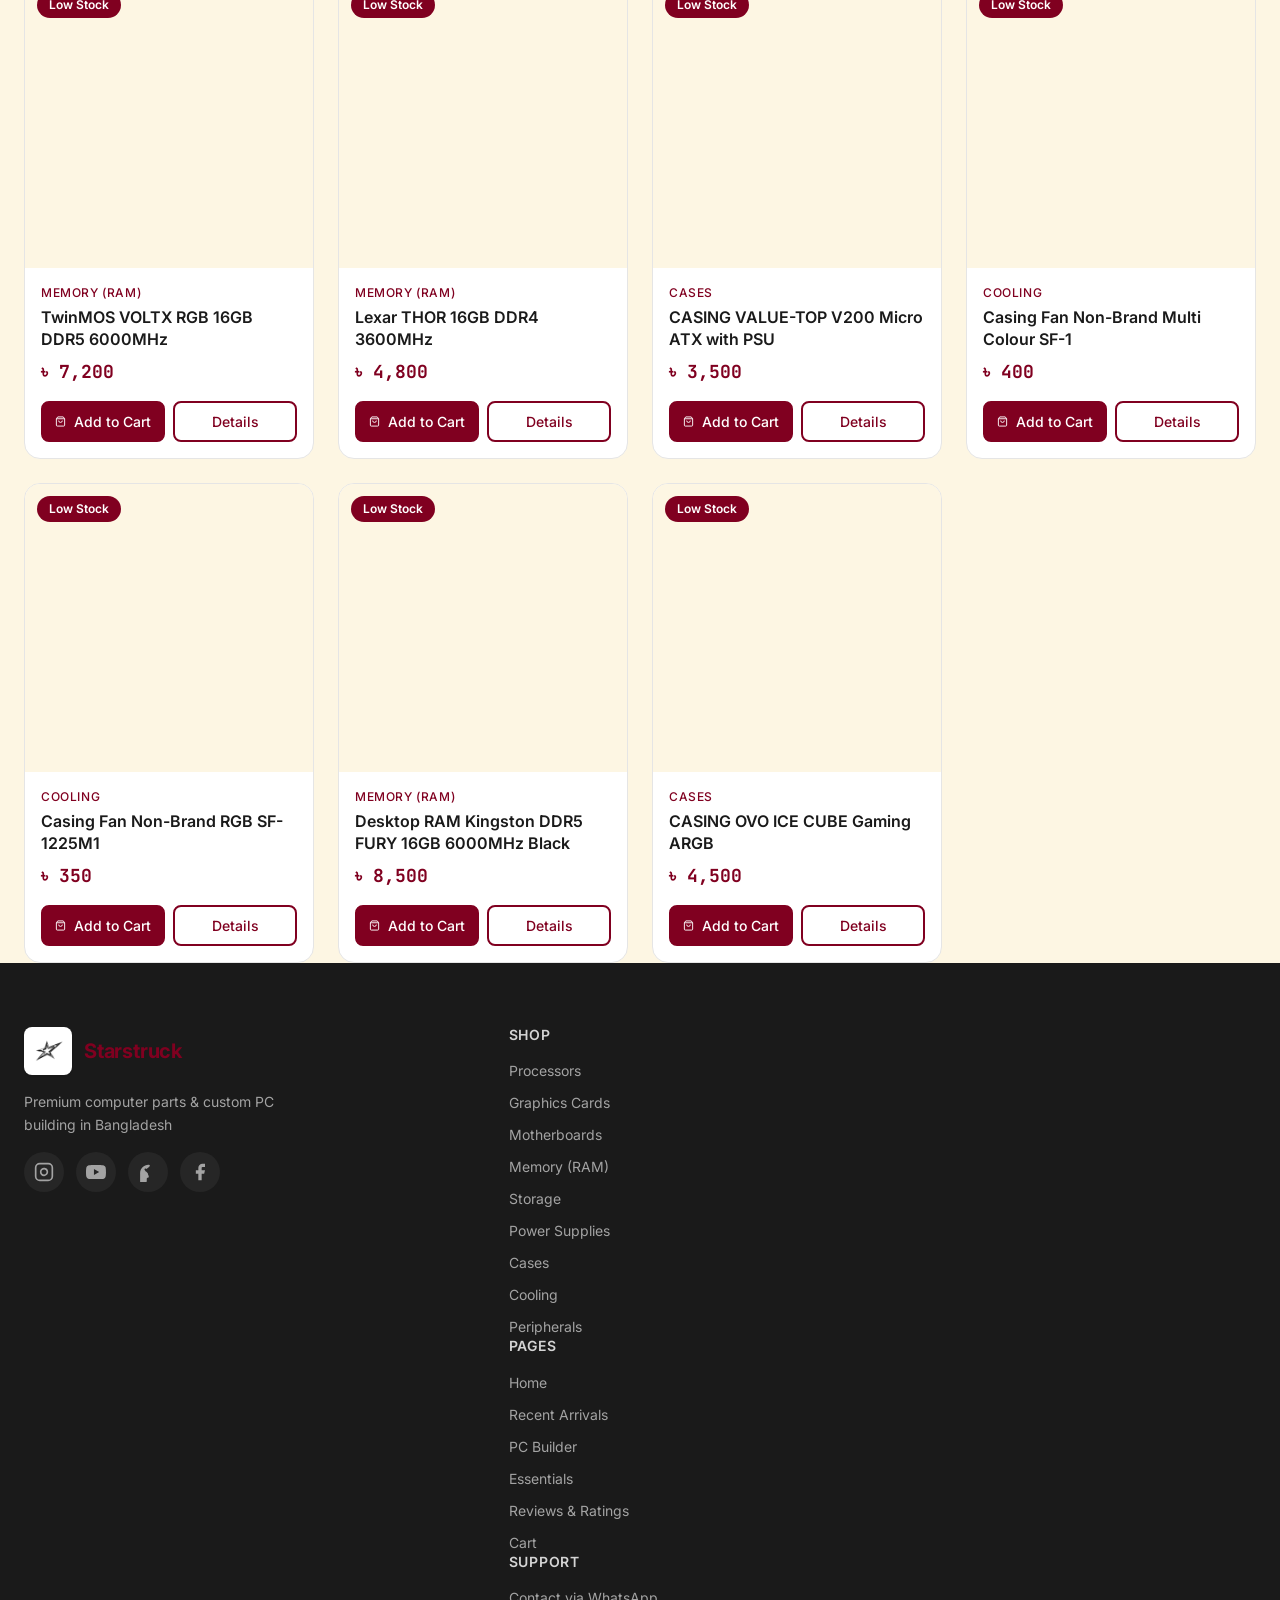
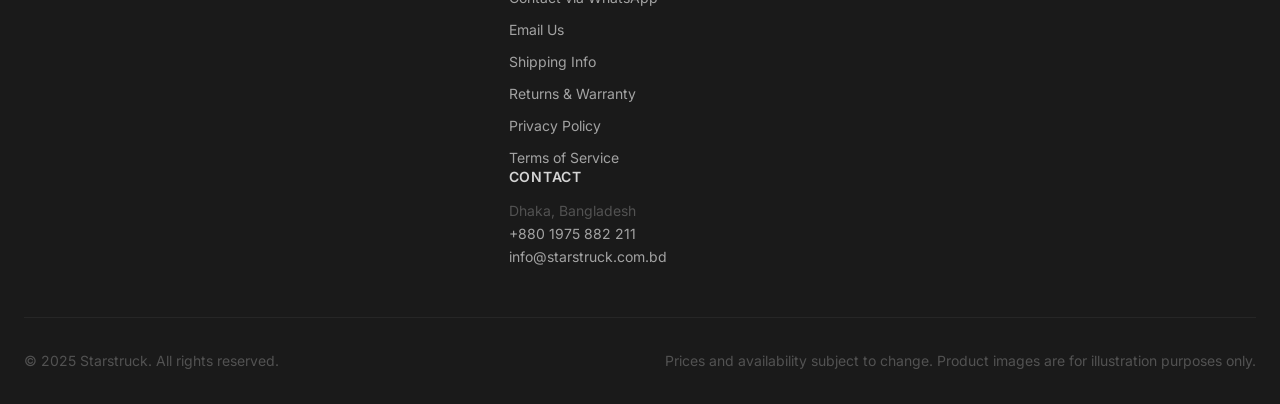
<file: pages/recent.html>
<!DOCTYPE html>
<html lang="en">
<head>
  <meta charset="UTF-8">
  <meta name="viewport" content="width=device-width, initial-scale=1.0">
  <meta name="description" content="Starstruck Recent Arrivals — Latest computer parts and components just added to our inventory. Shop new CPUs, GPUs, RAM, storage, and more.">
  <meta name="theme-color" content="#800020">

  <meta property="og:type" content="website">
  <meta property="og:url" content="https://starstruck.com.bd/pages/recent.html">
  <meta property="og:title" content="Recent Arrivals — Starstruck">
  <meta property="og:description" content="Latest computer parts and components just added to our inventory.">
  <meta property="og:image" content="https://starstruck.com.bd/images/og-image.jpg">
  <meta property="og:site_name" content="Starstruck">

  <meta name="twitter:card" content="summary_large_image">
  <meta name="twitter:title" content="Recent Arrivals — Starstruck">
  <meta name="twitter:description" content="Latest computer parts and components just added to our inventory.">

  <link rel="canonical" href="https://starstruck.com.bd/pages/recent.html">
  <link rel="icon" type="image/svg+xml" href="/images/favicon.svg">
  <link rel="preconnect" href="https://fonts.googleapis.com">
  <link rel="preconnect" href="https://fonts.gstatic.com" crossorigin>
  <link rel="preload" as="style" href="https://fonts.googleapis.com/css2?family=Inter:wght@300;400;500;600;700&family=JetBrains+Mono:wght@400;500;600&display=swap">
  <link rel="stylesheet" href="https://fonts.googleapis.com/css2?family=Inter:wght@300;400;500;600;700&family=JetBrains+Mono:wght@400;500;600&display=swap" media="print" onload="this.media='all'">
  <link rel="stylesheet" href="/css/main.css">

  <script type="application/ld+json">
  {
    "@context": "https://schema.org",
    "@type": "CollectionPage",
    "name": "Recent Arrivals",
    "description": "Latest computer parts and components at Starstruck",
    "url": "https://starstruck.com.bd/pages/recent.html",
    "isPartOf": {
      "@type": "WebSite",
      "name": "Starstruck",
      "url": "https://starstruck.com.bd/"
    }
  }
  </script>

  <title>Recent Arrivals — Starstruck</title>
</head>
<body>
  <a href="#main" class="skip-link">Skip to main content</a>

  <header class="header" role="banner">
    <div class="container header-inner">
      <a href="/" class="logo" aria-label="Starstruck Home">
        <img src="/images/logo.jpg" alt="" width="48" height="48" loading="eager" fetchpriority="high">
        <span class="logo-text">Starstruck</span>
      </a>

      <nav class="nav-desktop" role="navigation" aria-label="Main navigation">
        <ul class="nav-list">
          <li><a href="/" class="nav-link">Home</a></li>
          <li><a href="/pages/recent.html" class="nav-link active" aria-current="page">Recent Arrivals</a></li>
          <li class="nav-dropdown">
            <button class="nav-link dropdown-toggle" aria-expanded="false" aria-haspopup="true" aria-controls="parts-menu">Computer Parts ▼</button>
            <ul id="parts-menu" class="dropdown-menu" role="menu">
              <li><a href="/pages/parts.html?cat=processor" class="dropdown-item" role="menuitem">Processors</a></li>
              <li><a href="/pages/parts.html?cat=graphics" class="dropdown-item" role="menuitem">Graphics Cards</a></li>
              <li><a href="/pages/parts.html?cat=motherboard" class="dropdown-item" role="menuitem">Motherboards</a></li>
              <li><a href="/pages/parts.html?cat=ram" class="dropdown-item" role="menuitem">RAM</a></li>
              <li><a href="/pages/parts.html?cat=storage" class="dropdown-item" role="menuitem">Storage</a></li>
              <li><a href="/pages/parts.html?cat=psu" class="dropdown-item" role="menuitem">Power Supplies</a></li>
              <li><a href="/pages/parts.html?cat=casing" class="dropdown-item" role="menuitem">Cases</a></li>
              <li><a href="/pages/parts.html?cat=cooling" class="dropdown-item" role="menuitem">Cooling</a></li>
              <li><a href="/pages/parts.html?cat=peripherals" class="dropdown-item" role="menuitem">Peripherals</a></li>
            </ul>
          </li>
          <li><a href="/pages/builder.html" class="nav-link">PC Builder</a></li>
          <li><a href="/pages/essentials.html" class="nav-link">Essentials</a></li>
          <li><a href="/pages/reviews.html" class="nav-link">Reviews</a></li>
        </ul>
      </nav>

      <div class="header-actions">
        <a href="/pages/cart.html" class="cart-btn" aria-label="Shopping cart">
          <svg width="24" height="24" viewBox="0 0 24 24" fill="none" stroke="currentColor" stroke-width="2" aria-hidden="true">
            <circle cx="9" cy="21" r="1"></circle>
            <circle cx="20" cy="21" r="1"></circle>
            <path d="M1 1h4l2.68 13.39a2 2 0 0 0 2 1.61h9.72a2 2 0 0 0 2-1.61L23 6H6"></path>
          </svg>
          <span class="cart-count" aria-live="polite">0</span>
        </a>
        <button class="mobile-menu-btn" aria-expanded="false" aria-controls="mobile-menu" aria-label="Open menu">
          <span class="hamburger" aria-hidden="true"></span>
        </button>
      </div>
    </div>

    <nav id="mobile-menu" class="mobile-menu" role="navigation" aria-label="Mobile navigation" hidden>
      <div class="mobile-menu-inner">
        <button class="mobile-menu-close" aria-label="Close menu">
          <svg width="24" height="24" viewBox="0 0 24 24" fill="none" stroke="currentColor" stroke-width="2" aria-hidden="true">
            <line x1="18" y1="6" x2="6" y2="18"></line>
            <line x1="6" y1="6" x2="18" y2="18"></line>
          </svg>
        </button>
        <ul class="mobile-nav-list">
          <li><a href="/" class="mobile-nav-link">Home</a></li>
          <li><a href="/pages/recent.html" class="mobile-nav-link active">Recent Arrivals</a></li>
          <li class="mobile-dropdown">
            <button class="mobile-nav-link mobile-dropdown-toggle" aria-expanded="false">Computer Parts ▼</button>
            <ul class="mobile-dropdown-menu" hidden>
              <li><a href="/pages/parts.html?cat=processor" class="mobile-dropdown-item">Processors</a></li>
              <li><a href="/pages/parts.html?cat=graphics" class="mobile-dropdown-item">Graphics Cards</a></li>
              <li><a href="/pages/parts.html?cat=motherboard" class="mobile-dropdown-item">Motherboards</a></li>
              <li><a href="/pages/parts.html?cat=ram" class="mobile-dropdown-item">RAM</a></li>
              <li><a href="/pages/parts.html?cat=storage" class="mobile-dropdown-item">Storage</a></li>
              <li><a href="/pages/parts.html?cat=psu" class="mobile-dropdown-item">Power Supplies</a></li>
              <li><a href="/pages/parts.html?cat=casing" class="mobile-dropdown-item">Cases</a></li>
              <li><a href="/pages/parts.html?cat=cooling" class="mobile-dropdown-item">Cooling</a></li>
              <li><a href="/pages/parts.html?cat=peripherals" class="mobile-dropdown-item">Peripherals</a></li>
            </ul>
          </li>
          <li><a href="/pages/builder.html" class="mobile-nav-link">PC Builder</a></li>
          <li><a href="/pages/essentials.html" class="mobile-nav-link">Essentials</a></li>
          <li><a href="/pages/reviews.html" class="mobile-nav-link">Reviews</a></li>
        </ul>
        <div class="mobile-menu-footer">
          <a href="https://wa.me/8801975882211" class="btn btn-primary btn-whatsapp" target="_blank" rel="noopener">
            <svg width="20" height="20" viewBox="0 0 24 24" fill="currentColor" aria-hidden="true"><path d="M17.472 14.382c-.297-.149-1.758-.867-2.03-.967-.273-.099-.471-.148-.67.15-.197.297-.767.966-.94 1.164-.173.199-.347.223-.644.075-.297-.15-1.255-.463-2.39-1.475-.883-.788-1.48-1.761-1.653-2.059-.173-.297-.018-.454.13-.606.134-.133.298-.347.446-.52.149-.174.198-.298.298-.497.099-.198.05-.371-.025-.52-.075-.149-.669-1.612-.916-2.207-.242-.579-.487-.5-.669-.51-.173-.008-.371-.01-.57-.01-.198 0-.52.074-.792.372-.272.297-1.04 1.016-1.04 2.479 0 1.462 1.065 2.875 1.213 3.074.149.198 2.096 3.2 5.077 4.487.709.306 1.262.489 1.694.625.712.227 1.36.195 1.871.118.571-.085 1.758-.719 2.006-1.413.248-.695.248-1.289.173-1.413-.074-.124-.272-.198-.57-.672m-5.421 7.403h-.004a31.317 31.317 0 0 1-5.378-1.826 26.617 26.617 0 0 1-4.393-4.613 1.4 1.4 0 0 1 .047-1.425l1.527-1.875a1.376 1.376 0 0 1 1.977-.225 15.286 15.286 0 0 0 3.998 1.73 7.544 7.544 0 0 0 2.664-.244c.396-.1.816-.284 1.09-.52.273-.232.472-.526.52-.83.047-.3.047-.717.047-1.378 0-.873-.215-1.709-.643-2.438-.428-.728-.974-1.17-1.584-1.426-.61-.255-1.723-.228-2.601.13-.878.358-1.678 1.002-2.196 1.794-.519.792-.822 1.778-.916 2.107-.095.33-.095.833-.095 1.134 0 .578.36 1.083.826 1.412.467.328 1.13.607 1.893.873.588.208 1.342.215 1.978.074.465-.102 1.047-.394 1.395-.856.349-.463.59-.933.736-1.286.148-.354.148-.778.048-1.106-.1-.327-.415-.726-.84-1.008-.424-.282-.93-.424-1.507-.424-.644 0-1.248.203-1.795.573-.635.424-1.055 1.029-1.254 1.626-.2.6-.2.989-.2 1.286 0 .697.22 1.415.703 1.984.243.286.577.562.977.823.384.246.797.41 1.215.485.357.063.765.048 1.145-.122.436-.192.878-.53 1.12-.855.244-.328.469-.683.695-.94.225-.258.488-.46.694-.62.207-.16.45-.263.672-.263.197 0 .394.084.57.224.176.139.354.336.533.51.18.174.34.37.48.574.14.203.233.392.275.54.043.15.043.282.043.392 0 .218-.087.433-.272.605-.218.2-.476.354-.754.45-.328.108-.77.075-1.248-.024l-.225-.048c-.59-.108-1.18-.283-1.64-.562-.488-.292-.87-.58-1.2-.854-.318-.287-.646-.512-.916-.707-.27-.194-.497-.384-.737-.506-.21-.114-.447-.148-.67-.148-.197 0-.394.084-.57.224-.192.154-.383.348-.574.574-.19.225-.333.45-.415.695-.082.245-.082.52-.082.778 0 .298.086.575.273.802.173.213.37.387.574.52.203.13.414.258.62.357.224.108.477.173.737.198.546.052 1.364-.225 2.275-.915.55-.413 1.05-.912 1.5-.137.45.775.245 1.867-.372 2.47-.618.602-1.425.915-2.195.915-.748 0-1.41-.198-1.95-.573z"/></svg>
            <span>Order on WhatsApp</span>
          </a>
        </div>
      </div>
    </nav>
  </header>

  <main id="main" role="main">
    <section class="page-header">
      <div class="container">
        <h1 class="page-title">Recent Arrivals</h1>
        <p class="page-description">Fresh stock just landed. Be the first to grab the latest components.</p>
      </div>
    </section>

    <section class="parts-toolbar">
      <div class="container">
        <div class="filter-group">
          <select class="filter-select" name="category" aria-label="Filter by category">
            <option value="all">All Categories</option>
            <option value="processor">Processors</option>
            <option value="graphics">Graphics Cards</option>
            <option value="motherboard">Motherboards</option>
            <option value="ram">Memory (RAM)</option>
            <option value="storage">Storage</option>
            <option value="psu">Power Supplies</option>
            <option value="casing">Cases</option>
            <option value="cooling">Cooling</option>
            <option value="peripherals">Peripherals</option>
          </select>
          <select class="filter-select sort-select" name="sort" aria-label="Sort products">
            <option value="newest">Newest First</option>
            <option value="featured">Featured</option>
            <option value="price-low">Price: Low to High</option>
            <option value="price-high">Price: High to Low</option>
            <option value="name">Name: A-Z</option>
          </select>
        </div>
        <div class="results-count" aria-live="polite">Loading...</div>
      </div>
    </section>

    <section class="products-section">
      <div class="container">
        <div class="products-grid" id="recent-products" role="list">
          <!-- Products rendered by JS -->
        </div>
      </div>
    </section>
  </main>

  <footer class="footer" role="contentinfo">
    <div class="container">
      <div class="footer-grid">
        <div class="footer-brand">
          <a href="/" class="logo" aria-label="Starstruck Home">
            <img src="/images/logo.jpg" alt="" width="48" height="48">
            <span class="logo-text">Starstruck</span>
          </a>
          <p class="footer-tagline">Premium computer parts & custom PC building in Bangladesh</p>
          <div class="social-links" role="list" aria-label="Social media">
            <a href="https://instagram.com/snrox_" class="social-link" target="_blank" rel="noopener" aria-label="Instagram">
              <svg width="20" height="20" viewBox="0 0 24 24" fill="none" stroke="currentColor" stroke-width="2" aria-hidden="true"><rect x="2" y="2" width="20" height="20" rx="5" ry="5"></rect><path d="M16 11.37A4 4 0 1 1 12.63 8 4 4 0 0 1 16 11.37z"></path><line x1="17.5" y1="6.5" x2="17.51" y2="6.5"></line></svg>
            </a>
            <a href="https://youtube.com/@raisawill" class="social-link" target="_blank" rel="noopener" aria-label="YouTube">
              <svg width="20" height="20" viewBox="0 0 24 24" fill="currentColor" aria-hidden="true"><path d="M23.498 6.186a3.016 3.016 0 0 0-2.122-2.136C19.505 3.545 12 3.545 12 3.545s-7.505 0-9.377.505A3.017 3.017 0 0 0 .502 6.186C0 8.07 0 12 0 12s0 3.93.502 5.814a3.016 3.016 0 0 0 2.122 2.136c1.871.505 9.376.505 9.376.505s7.505 0 9.377-.505a3.015 3.015 0 0 0 2.122-2.136C24 15.93 24 12 24 12s0-3.93-.502-5.814zM9.545 15.568V8.432L15.818 12 9.545 15.568z"/></svg>
            </a>
            <a href="https://tiktok.com/@starstruckbd" class="social-link" target="_blank" rel="noopener" aria-label="TikTok">
              <svg width="20" height="20" viewBox="0 0 24 24" fill="currentColor" aria-hidden="true"><path d="M12.545,3.233C7.04,3.233,2.591,7.735,2.537,13.197c0,3.749,0,7.498,0,11.246c0,1.364,0.638,2.604,2.177,2.887c1.809,0.331,3.655-0.304,4.577-1.43c0.857-1.055,1.221-2.502,1.273-4.021c0.019-0.559-0.082-1.134-0.082-1.719c0-1.145,1.472-1.113,1.472-1.113s1.006-0.588,1.006-1.396c0-1.584-0.708-2.815-2.73-2.815c-0.843,0-1.721,0.547-1.721,1.407c0,0.379,0.07,0.727,0.176,1.028c0.162,0.461,0.567,1.052,1.507,1.052c1.106,0,2.065-0.722,2.065-2.375c0-1.152-0.318-2.117-0.758-2.795c-0.629-0.975-2.228-1.773-2.707-2.378c-0.174-0.222-0.349-0.485-0.524-0.776c-0.246-0.413-0.523-0.766-0.523-1.168c0-0.572,0.51-1.053,1.418-1.053c0.697,0,1.145,0.242,1.425,0.609c0.044-0.245,0.141-0.463,0.31-0.655C15.977,4.469,14.293,3.233,12.545,3.233z"/></svg>
            </a>
            <a href="https://www.facebook.com/share/1JTThDtScw/" class="social-link" target="_blank" rel="noopener" aria-label="Facebook">
              <svg width="20" height="20" viewBox="0 0 24 24" fill="currentColor" aria-hidden="true"><path d="M18 2h-3a5 5 0 0 0-5 5v3H7v4h3v8h4v-8h3l1-4h-4V7a1 1 0 0 1 1-1h3z"/></svg>
            </a>
          </div>
        </div>
        <nav class="footer-nav" aria-label="Footer navigation">
          <div class="footer-nav-col">
            <h4>Shop</h4>
            <ul>
              <li><a href="/pages/parts.html?cat=processor">Processors</a></li>
              <li><a href="/pages/parts.html?cat=graphics">Graphics Cards</a></li>
              <li><a href="/pages/parts.html?cat=motherboard">Motherboards</a></li>
              <li><a href="/pages/parts.html?cat=ram">Memory (RAM)</a></li>
              <li><a href="/pages/parts.html?cat=storage">Storage</a></li>
              <li><a href="/pages/parts.html?cat=psu">Power Supplies</a></li>
              <li><a href="/pages/parts.html?cat=casing">Cases</a></li>
              <li><a href="/pages/parts.html?cat=cooling">Cooling</a></li>
              <li><a href="/pages/parts.html?cat=peripherals">Peripherals</a></li>
            </ul>
          </div>
          <div class="footer-nav-col">
            <h4>Pages</h4>
            <ul>
              <li><a href="/">Home</a></li>
              <li><a href="/pages/recent.html">Recent Arrivals</a></li>
              <li><a href="/pages/builder.html">PC Builder</a></li>
              <li><a href="/pages/essentials.html">Essentials</a></li>
              <li><a href="/pages/reviews.html">Reviews & Ratings</a></li>
              <li><a href="/pages/cart.html">Cart</a></li>
            </ul>
          </div>
          <div class="footer-nav-col">
            <h4>Support</h4>
            <ul>
              <li><a href="https://wa.me/8801975882211" target="_blank" rel="noopener">Contact via WhatsApp</a></li>
              <li><a href="mailto:info@starstruck.com.bd">Email Us</a></li>
              <li><a href="/pages/shipping.html">Shipping Info</a></li>
              <li><a href="/pages/returns.html">Returns & Warranty</a></li>
              <li><a href="/pages/privacy.html">Privacy Policy</a></li>
              <li><a href="/pages/terms.html">Terms of Service</a></li>
            </ul>
          </div>
          <div class="footer-nav-col">
            <h4>Contact</h4>
            <address class="footer-address">
              <p>Dhaka, Bangladesh</p>
              <p><a href="tel:+8801975882211">+880 1975 882 211</a></p>
              <p><a href="mailto:info@starstruck.com.bd">info@starstruck.com.bd</a></p>
            </address>
          </div>
        </nav>
      </div>
      <div class="footer-bottom">
        <p>&copy; 2025 Starstruck. All rights reserved.</p>
        <p class="footer-disclaimer">Prices and availability subject to change. Product images are for illustration purposes only.</p>
      </div>
    </div>
  </footer>

  <div id="toast-container" class="toast-container" role="region" aria-label="Notifications" aria-live="polite"></div>

  <aside id="cart-sidebar" class="cart-sidebar" role="dialog" aria-label="Shopping cart" aria-hidden="true">
    <div class="cart-sidebar-inner">
      <header class="cart-header">
        <h2>Your Cart</h2>
        <button class="cart-close" aria-label="Close cart">&times;</button>
      </header>
      <div class="cart-items" id="cart-items" role="list"></div>
      <footer class="cart-footer">
        <div class="cart-summary">
          <span>Subtotal</span>
          <span class="cart-subtotal">৳0</span>
        </div>
        <a href="/pages/cart.html" class="btn btn-primary btn-full">View Cart & Checkout</a>
        <button class="btn btn-secondary btn-full cart-clear" disabled>Clear Cart</button>
      </footer>
    </div>
  </aside>
  <div class="cart-overlay" aria-hidden="true"></div>

  <script src="/js/main.js"></script>
</body>
</html>
</file>
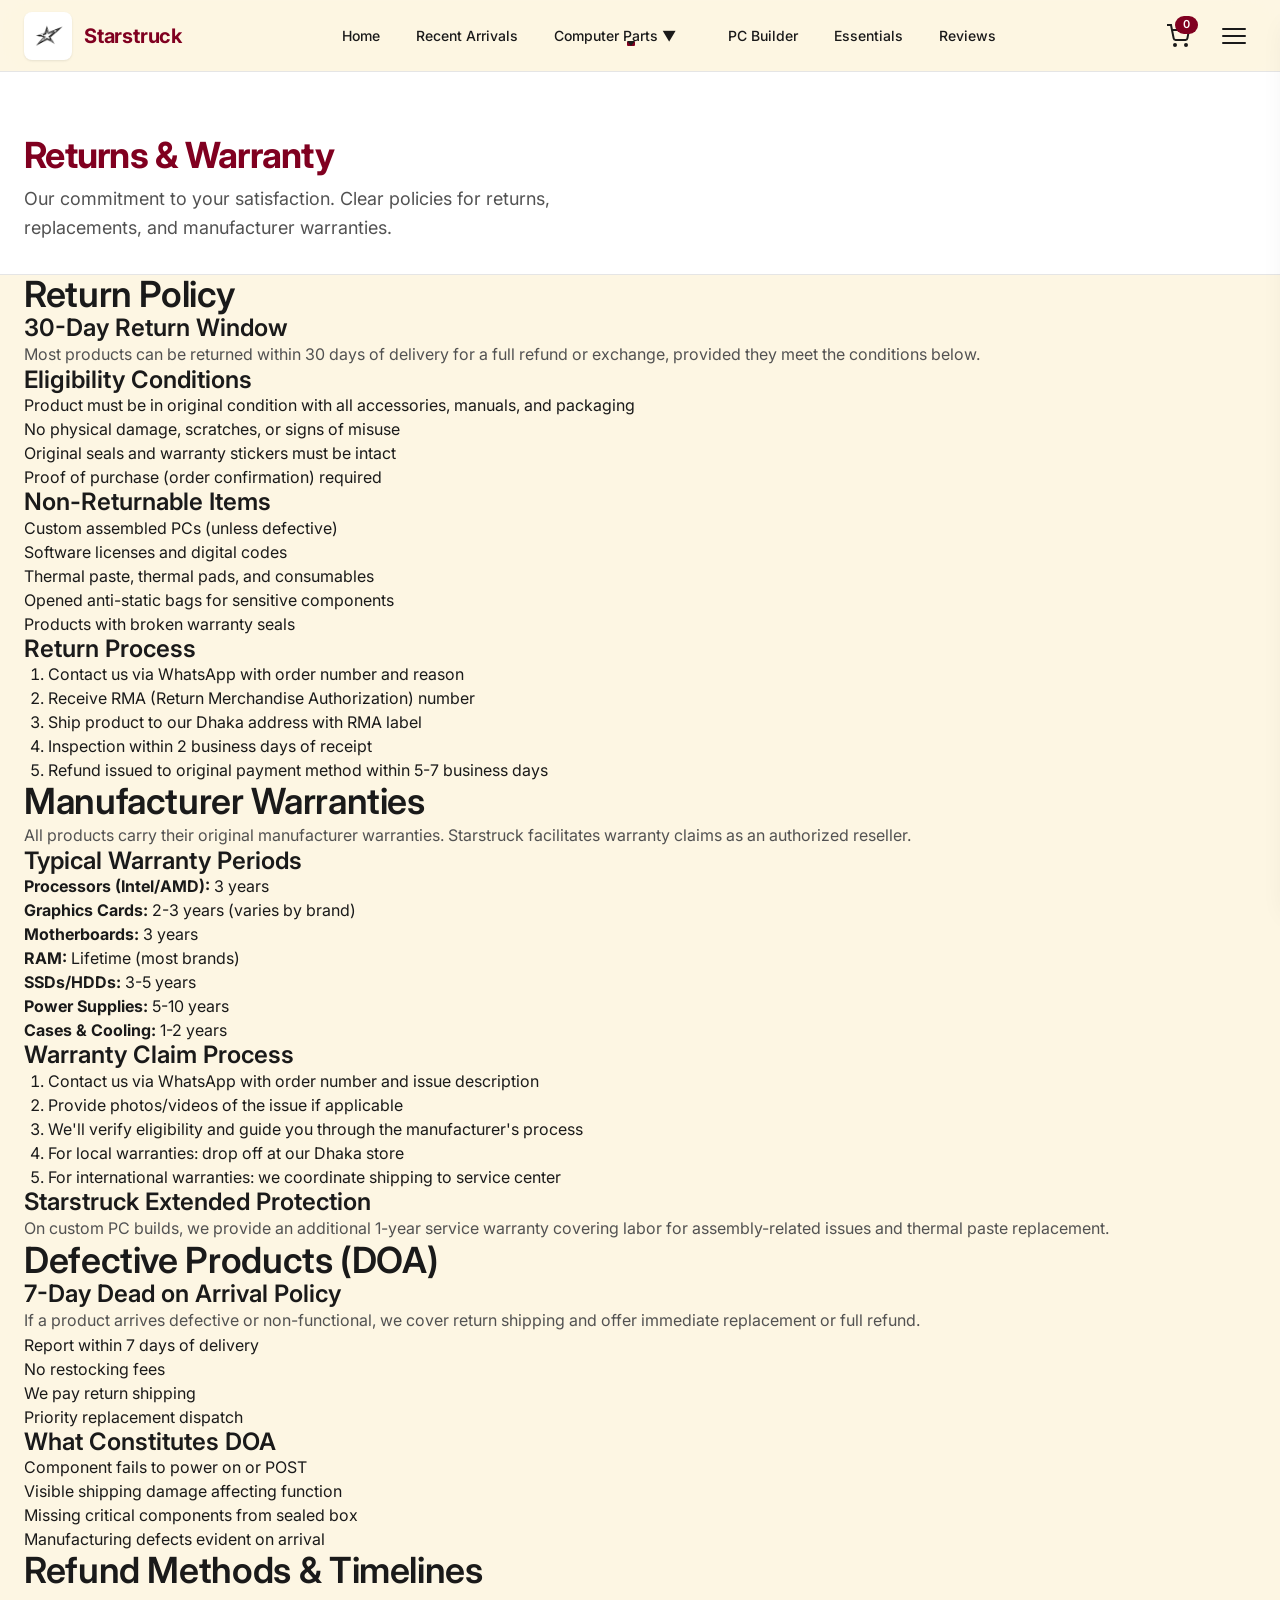
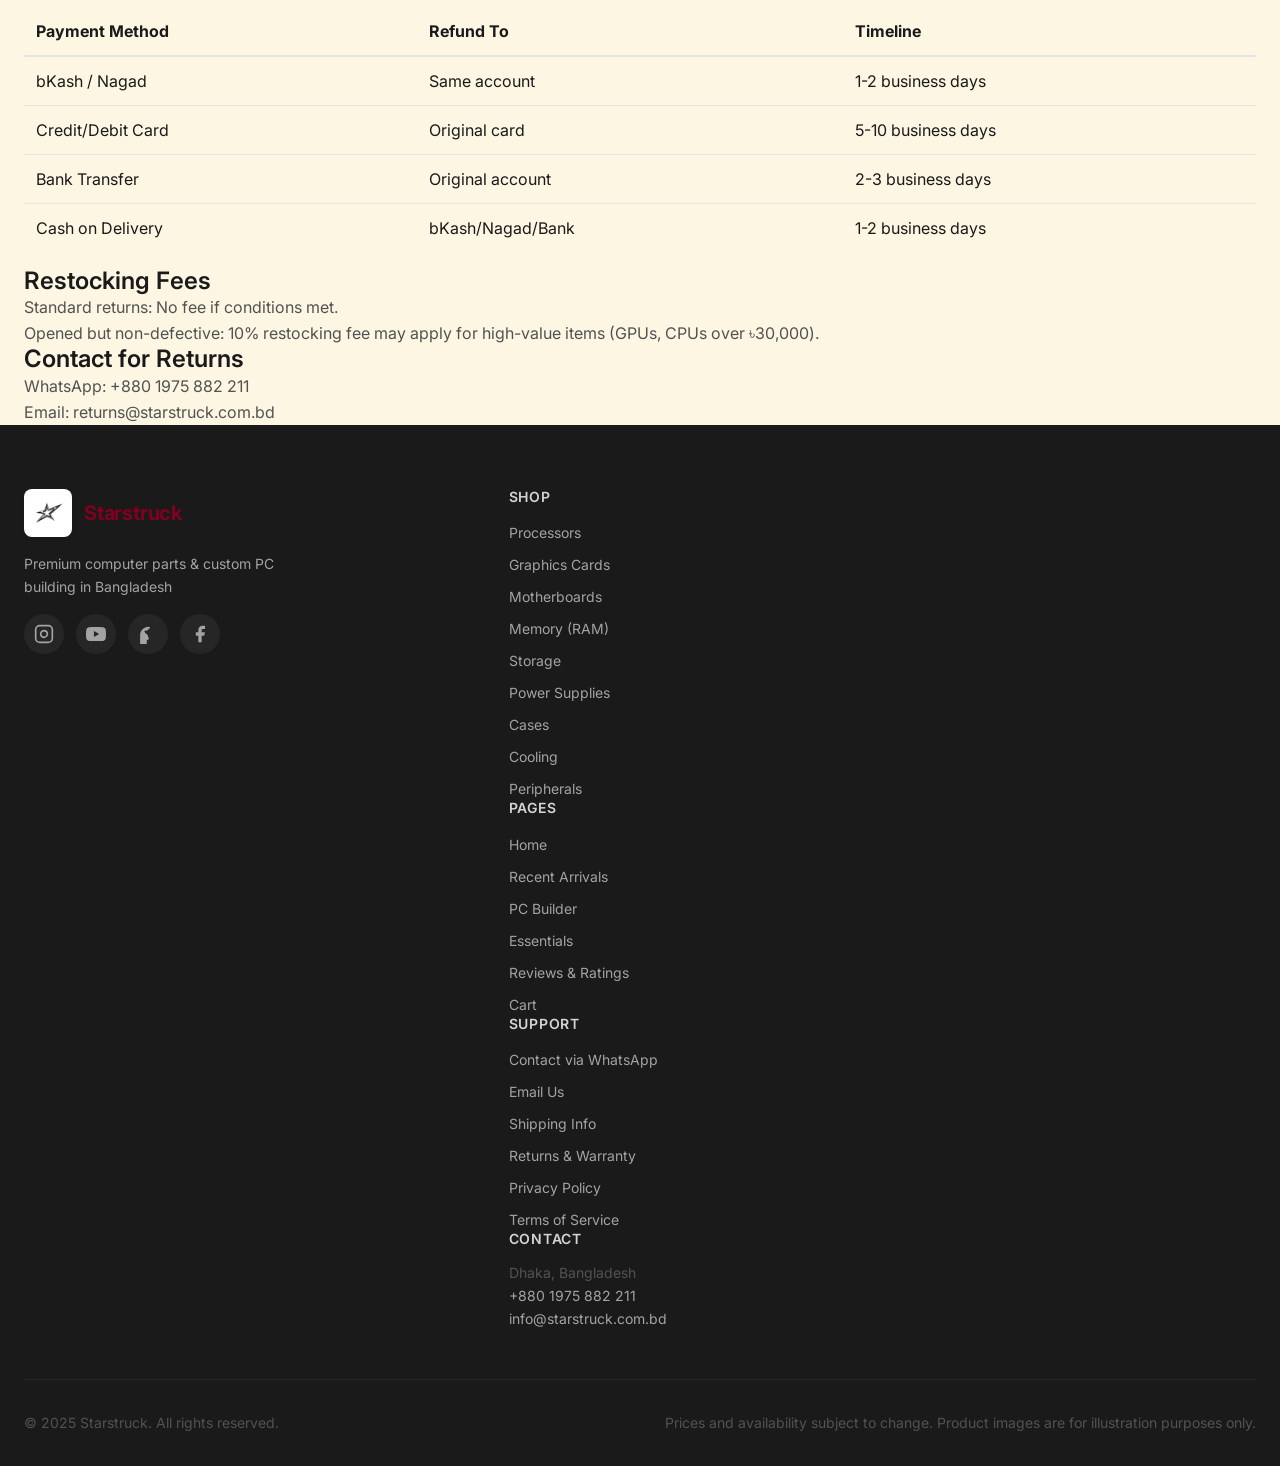
<file: pages/returns.html>
<!DOCTYPE html>
<html lang="en">
<head>
  <meta charset="UTF-8">
  <meta name="viewport" content="width=device-width, initial-scale=1.0">
  <meta name="description" content="Starstruck Returns & Warranty — Return policy, warranty information, and RMA process for computer parts and custom PC builds in Bangladesh.">
  <meta name="theme-color" content="#800020">

  <meta property="og:type" content="website">
  <meta property="og:url" content="https://starstruck.com.bd/pages/returns.html">
  <meta property="og:title" content="Returns & Warranty — Starstruck">
  <meta property="og:description" content="Return policy, warranty information, and RMA process for computer parts.">
  <meta property="og:image" content="https://starstruck.com.bd/images/og-image.jpg">
  <meta property="og:site_name" content="Starstruck">

  <link rel="canonical" href="https://starstruck.com.bd/pages/returns.html">
  <link rel="icon" type="image/svg+xml" href="/images/favicon.svg">
  <link rel="preconnect" href="https://fonts.googleapis.com">
  <link rel="preconnect" href="https://fonts.gstatic.com" crossorigin>
  <link rel="preload" as="style" href="https://fonts.googleapis.com/css2?family=Inter:wght@300;400;500;600;700&family=JetBrains+Mono:wght@400;500;600&display=swap">
  <link rel="stylesheet" href="https://fonts.googleapis.com/css2?family=Inter:wght@300;400;500;600;700&family=JetBrains+Mono:wght@400;500;600&display=swap" media="print" onload="this.media='all'">
  <link rel="stylesheet" href="/css/main.css">

  <title>Returns & Warranty — Starstruck</title>
</head>
<body>
  <a href="#main" class="skip-link">Skip to main content</a>

  <header class="header" role="banner">
    <div class="container header-inner">
      <a href="/" class="logo" aria-label="Starstruck Home">
        <img src="/images/logo.jpg" alt="" width="48" height="48" loading="eager" fetchpriority="high">
        <span class="logo-text">Starstruck</span>
      </a>

      <nav class="nav-desktop" role="navigation" aria-label="Main navigation">
        <ul class="nav-list">
          <li><a href="/" class="nav-link">Home</a></li>
          <li><a href="/pages/recent.html" class="nav-link">Recent Arrivals</a></li>
          <li class="nav-dropdown">
            <button class="nav-link dropdown-toggle" aria-expanded="false" aria-haspopup="true" aria-controls="parts-menu">Computer Parts ▼</button>
            <ul id="parts-menu" class="dropdown-menu" role="menu">
              <li><a href="/pages/parts.html?cat=processor" class="dropdown-item" role="menuitem">Processors</a></li>
              <li><a href="/pages/parts.html?cat=graphics" class="dropdown-item" role="menuitem">Graphics Cards</a></li>
              <li><a href="/pages/parts.html?cat=motherboard" class="dropdown-item" role="menuitem">Motherboards</a></li>
              <li><a href="/pages/parts.html?cat=ram" class="dropdown-item" role="menuitem">RAM</a></li>
              <li><a href="/pages/parts.html?cat=storage" class="dropdown-item" role="menuitem">Storage</a></li>
              <li><a href="/pages/parts.html?cat=psu" class="dropdown-item" role="menuitem">Power Supplies</a></li>
              <li><a href="/pages/parts.html?cat=casing" class="dropdown-item" role="menuitem">Cases</a></li>
              <li><a href="/pages/parts.html?cat=cooling" class="dropdown-item" role="menuitem">Cooling</a></li>
              <li><a href="/pages/parts.html?cat=peripherals" class="dropdown-item" role="menuitem">Peripherals</a></li>
            </ul>
          </li>
          <li><a href="/pages/builder.html" class="nav-link">PC Builder</a></li>
          <li><a href="/pages/essentials.html" class="nav-link">Essentials</a></li>
          <li><a href="/pages/reviews.html" class="nav-link">Reviews</a></li>
        </ul>
      </nav>

      <div class="header-actions">
        <a href="/pages/cart.html" class="cart-btn" aria-label="Shopping cart">
          <svg width="24" height="24" viewBox="0 0 24 24" fill="none" stroke="currentColor" stroke-width="2" aria-hidden="true">
            <circle cx="9" cy="21" r="1"></circle>
            <circle cx="20" cy="21" r="1"></circle>
            <path d="M1 1h4l2.68 13.39a2 2 0 0 0 2 1.61h9.72a2 2 0 0 0 2-1.61L23 6H6"></path>
          </svg>
          <span class="cart-count" aria-live="polite">0</span>
        </a>
        <button class="mobile-menu-btn" aria-expanded="false" aria-controls="mobile-menu" aria-label="Open menu">
          <span class="hamburger" aria-hidden="true"></span>
        </button>
      </div>
    </div>

    <nav id="mobile-menu" class="mobile-menu" role="navigation" aria-label="Mobile navigation" hidden>
      <div class="mobile-menu-inner">
        <button class="mobile-menu-close" aria-label="Close menu">
          <svg width="24" height="24" viewBox="0 0 24 24" fill="none" stroke="currentColor" stroke-width="2" aria-hidden="true">
            <line x1="18" y1="6" x2="6" y2="18"></line>
            <line x1="6" y1="6" x2="18" y2="18"></line>
          </svg>
        </button>
        <ul class="mobile-nav-list">
          <li><a href="/" class="mobile-nav-link">Home</a></li>
          <li><a href="/pages/recent.html" class="mobile-nav-link">Recent Arrivals</a></li>
          <li class="mobile-dropdown">
            <button class="mobile-nav-link mobile-dropdown-toggle" aria-expanded="false">Computer Parts ▼</button>
            <ul class="mobile-dropdown-menu" hidden>
              <li><a href="/pages/parts.html?cat=processor" class="mobile-dropdown-item">Processors</a></li>
              <li><a href="/pages/parts.html?cat=graphics" class="mobile-dropdown-item">Graphics Cards</a></li>
              <li><a href="/pages/parts.html?cat=motherboard" class="mobile-dropdown-item">Motherboards</a></li>
              <li><a href="/pages/parts.html?cat=ram" class="mobile-dropdown-item">RAM</a></li>
              <li><a href="/pages/parts.html?cat=storage" class="mobile-dropdown-item">Storage</a></li>
              <li><a href="/pages/parts.html?cat=psu" class="mobile-dropdown-item">Power Supplies</a></li>
              <li><a href="/pages/parts.html?cat=casing" class="mobile-dropdown-item">Cases</a></li>
              <li><a href="/pages/parts.html?cat=cooling" class="mobile-dropdown-item">Cooling</a></li>
              <li><a href="/pages/parts.html?cat=peripherals" class="mobile-dropdown-item">Peripherals</a></li>
            </ul>
          </li>
          <li><a href="/pages/builder.html" class="mobile-nav-link">PC Builder</a></li>
          <li><a href="/pages/essentials.html" class="mobile-nav-link">Essentials</a></li>
          <li><a href="/pages/reviews.html" class="mobile-nav-link">Reviews</a></li>
        </ul>
        <div class="mobile-menu-footer">
          <a href="https://wa.me/8801975882211" class="btn btn-primary btn-whatsapp" target="_blank" rel="noopener">
            <svg width="20" height="20" viewBox="0 0 24 24" fill="currentColor" aria-hidden="true"><path d="M17.472 14.382c-.297-.149-1.758-.867-2.03-.967-.273-.099-.471-.148-.67.15-.197.297-.767.966-.94 1.164-.173.199-.347.223-.644.075-.297-.15-1.255-.463-2.39-1.475-.883-.788-1.48-1.761-1.653-2.059-.173-.297-.018-.454.13-.606.134-.133.298-.347.446-.52.149-.174.198-.298.298-.497.099-.198.05-.371-.025-.52-.075-.149-.669-1.612-.916-2.207-.242-.579-.487-.5-.669-.51-.173-.008-.371-.01-.57-.01-.198 0-.52.074-.792.372-.272.297-1.04 1.016-1.04 2.479 0 1.462 1.065 2.875 1.213 3.074.149.198 2.096 3.2 5.077 4.487.709.306 1.262.489 1.694.625.712.227 1.36.195 1.871.118.571-.085 1.758-.719 2.006-1.413.248-.695.248-1.289.173-1.413-.074-.124-.272-.198-.57-.672m-5.421 7.403h-.004a31.317 31.317 0 0 1-5.378-1.826 26.617 26.617 0 0 1-4.393-4.613 1.4 1.4 0 0 1 .047-1.425l1.527-1.875a1.376 1.376 0 0 1 1.977-.225 15.286 15.286 0 0 0 3.998 1.73 7.544 7.544 0 0 0 2.664-.244c.396-.1.816-.284 1.09-.52.273-.232.472-.526.52-.83.047-.3.047-.717.047-1.378 0-.873-.215-1.709-.643-2.438-.428-.728-.974-1.17-1.584-1.426-.61-.255-1.723-.228-2.601.13-.878.358-1.678 1.002-2.196 1.794-.519.792-.822 1.778-.916 2.107-.095.33-.095.833-.095 1.134 0 .578.36 1.083.826 1.412.467.328 1.13.607 1.893.873.588.208 1.342.215 1.978.074.465-.102 1.047-.394 1.395-.856.349-.463.59-.933.736-1.286.148-.354.148-.778.048-1.106-.1-.327-.415-.726-.84-1.008-.424-.282-.93-.424-1.507-.424-.644 0-1.248.203-1.795.573-.635.424-1.055 1.029-1.254 1.626-.2.6-.2.989-.2 1.286 0 .697.22 1.415.703 1.984.243.286.577.562.977.823.384.246.797.41 1.215.485.357.063.765.048 1.145-.122.436-.192.878-.53 1.12-.855.244-.328.469-.683.695-.94.225-.258.488-.46.694-.62.207-.16.45-.263.672-.263.197 0 .394.084.57.224.176.139.354.336.533.51.18.174.34.37.48.574.14.203.233.392.275.54.043.15.043.282.043.392 0 .218-.087.433-.272.605-.218.2-.476.354-.754.45-.328.108-.77.075-1.248-.024l-.225-.048c-.59-.108-1.18-.283-1.64-.562-.488-.292-.87-.58-1.2-.854-.318-.287-.646-.512-.916-.707-.27-.194-.497-.384-.737-.506-.21-.114-.447-.148-.67-.148-.197 0-.394.084-.57.224-.192.154-.383.348-.574.574-.19.225-.333.45-.415.695-.082.245-.082.52-.082.778 0 .298.086.575.273.802.173.213.37.387.574.52.203.13.414.258.62.357.224.108.477.173.737.198.546.052 1.364-.225 2.275-.915.55-.413 1.05-.912 1.5-.137.45.775.245 1.867-.372 2.47-.618.602-1.425.915-2.195.915-.748 0-1.41-.198-1.95-.573z"/></svg>
            <span>Order on WhatsApp</span>
          </a>
        </div>
      </div>
    </nav>
  </header>

  <main id="main" role="main">
    <section class="page-header">
      <div class="container">
        <h1 class="page-title">Returns & Warranty</h1>
        <p class="page-description">Our commitment to your satisfaction. Clear policies for returns, replacements, and manufacturer warranties.</p>
      </div>
    </section>

    <section class="content-section">
      <div class="container">
        <div class="content-grid">
          <article class="content-card">
            <h2>Return Policy</h2>

            <h3>30-Day Return Window</h3>
            <p>Most products can be returned within 30 days of delivery for a full refund or exchange, provided they meet the conditions below.</p>

            <h3>Eligibility Conditions</h3>
            <ul class="feature-list">
              <li>Product must be in original condition with all accessories, manuals, and packaging</li>
              <li>No physical damage, scratches, or signs of misuse</li>
              <li>Original seals and warranty stickers must be intact</li>
              <li>Proof of purchase (order confirmation) required</li>
            </ul>

            <h3>Non-Returnable Items</h3>
            <ul class="feature-list">
              <li>Custom assembled PCs (unless defective)</li>
              <li>Software licenses and digital codes</li>
              <li>Thermal paste, thermal pads, and consumables</li>
              <li>Opened anti-static bags for sensitive components</li>
              <li>Products with broken warranty seals</li>
            </ul>

            <h3>Return Process</h3>
            <ol class="feature-list" style="list-style: decimal; padding-left: var(--space-6);">
              <li>Contact us via WhatsApp with order number and reason</li>
              <li>Receive RMA (Return Merchandise Authorization) number</li>
              <li>Ship product to our Dhaka address with RMA label</li>
              <li>Inspection within 2 business days of receipt</li>
              <li>Refund issued to original payment method within 5-7 business days</li>
            </ol>
          </article>

          <article class="content-card">
            <h2>Manufacturer Warranties</h2>

            <p>All products carry their original manufacturer warranties. Starstruck facilitates warranty claims as an authorized reseller.</p>

            <h3>Typical Warranty Periods</h3>
            <ul class="feature-list">
              <li><strong>Processors (Intel/AMD):</strong> 3 years</li>
              <li><strong>Graphics Cards:</strong> 2-3 years (varies by brand)</li>
              <li><strong>Motherboards:</strong> 3 years</li>
              <li><strong>RAM:</strong> Lifetime (most brands)</li>
              <li><strong>SSDs/HDDs:</strong> 3-5 years</li>
              <li><strong>Power Supplies:</strong> 5-10 years</li>
              <li><strong>Cases & Cooling:</strong> 1-2 years</li>
            </ul>

            <h3>Warranty Claim Process</h3>
            <ol class="feature-list" style="list-style: decimal; padding-left: var(--space-6);">
              <li>Contact us via WhatsApp with order number and issue description</li>
              <li>Provide photos/videos of the issue if applicable</li>
              <li>We'll verify eligibility and guide you through the manufacturer's process</li>
              <li>For local warranties: drop off at our Dhaka store</li>
              <li>For international warranties: we coordinate shipping to service center</li>
            </ol>

            <h3>Starstruck Extended Protection</h3>
            <p>On custom PC builds, we provide an additional 1-year service warranty covering labor for assembly-related issues and thermal paste replacement.</p>
          </article>

          <article class="content-card">
            <h2>Defective Products (DOA)</h2>

            <h3>7-Day Dead on Arrival Policy</h3>
            <p>If a product arrives defective or non-functional, we cover return shipping and offer immediate replacement or full refund.</p>

            <ul class="feature-list">
              <li>Report within 7 days of delivery</li>
              <li>No restocking fees</li>
              <li>We pay return shipping</li>
              <li>Priority replacement dispatch</li>
            </ul>

            <h3>What Constitutes DOA</h3>
            <ul class="feature-list">
              <li>Component fails to power on or POST</li>
              <li>Visible shipping damage affecting function</li>
              <li>Missing critical components from sealed box</li>
              <li>Manufacturing defects evident on arrival</li>
            </ul>
          </article>

          <article class="content-card">
            <h2>Refund Methods & Timelines</h2>

            <table style="width: 100%; border-collapse: collapse; margin: var(--space-4) 0;">
              <thead>
                <tr style="background: var(--color-cream);">
                  <th style="padding: var(--space-3); text-align: left; border-bottom: 2px solid var(--color-border);">Payment Method</th>
                  <th style="padding: var(--space-3); text-align: left; border-bottom: 2px solid var(--color-border);">Refund To</th>
                  <th style="padding: var(--space-3); text-align: left; border-bottom: 2px solid var(--color-border);">Timeline</th>
                </tr>
              </thead>
              <tbody>
                <tr style="border-bottom: 1px solid var(--color-border);">
                  <td style="padding: var(--space-3);">bKash / Nagad</td>
                  <td style="padding: var(--space-3);">Same account</td>
                  <td style="padding: var(--space-3);">1-2 business days</td>
                </tr>
                <tr style="border-bottom: 1px solid var(--color-border);">
                  <td style="padding: var(--space-3);">Credit/Debit Card</td>
                  <td style="padding: var(--space-3);">Original card</td>
                  <td style="padding: var(--space-3);">5-10 business days</td>
                </tr>
                <tr style="border-bottom: 1px solid var(--color-border);">
                  <td style="padding: var(--space-3);">Bank Transfer</td>
                  <td style="padding: var(--space-3);">Original account</td>
                  <td style="padding: var(--space-3);">2-3 business days</td>
                </tr>
                <tr>
                  <td style="padding: var(--space-3);">Cash on Delivery</td>
                  <td style="padding: var(--space-3);">bKash/Nagad/Bank</td>
                  <td style="padding: var(--space-3);">1-2 business days</td>
                </tr>
              </tbody>
            </table>

            <h3>Restocking Fees</h3>
            <p>Standard returns: No fee if conditions met.<br>Opened but non-defective: 10% restocking fee may apply for high-value items (GPUs, CPUs over ৳30,000).</p>

            <h3>Contact for Returns</h3>
            <p>WhatsApp: <a href="https://wa.me/8801975882211">+880 1975 882 211</a><br>Email: <a href="mailto:returns@starstruck.com.bd">returns@starstruck.com.bd</a></p>
          </article>
        </div>
      </div>
    </section>
  </main>

  <footer class="footer" role="contentinfo">
    <div class="container">
      <div class="footer-grid">
        <div class="footer-brand">
          <a href="/" class="logo" aria-label="Starstruck Home">
            <img src="/images/logo.jpg" alt="" width="48" height="48">
            <span class="logo-text">Starstruck</span>
          </a>
          <p class="footer-tagline">Premium computer parts & custom PC building in Bangladesh</p>
          <div class="social-links" role="list" aria-label="Social media">
            <a href="https://instagram.com/snrox_" class="social-link" target="_blank" rel="noopener" aria-label="Instagram">
              <svg width="20" height="20" viewBox="0 0 24 24" fill="none" stroke="currentColor" stroke-width="2" aria-hidden="true"><rect x="2" y="2" width="20" height="20" rx="5" ry="5"></rect><path d="M16 11.37A4 4 0 1 1 12.63 8 4 4 0 0 1 16 11.37z"></path><line x1="17.5" y1="6.5" x2="17.51" y2="6.5"></line></svg>
            </a>
            <a href="https://youtube.com/@raisawill" class="social-link" target="_blank" rel="noopener" aria-label="YouTube">
              <svg width="20" height="20" viewBox="0 0 24 24" fill="currentColor" aria-hidden="true"><path d="M23.498 6.186a3.016 3.016 0 0 0-2.122-2.136C19.505 3.545 12 3.545 12 3.545s-7.505 0-9.377.505A3.017 3.017 0 0 0 .502 6.186C0 8.07 0 12 0 12s0 3.93.502 5.814a3.016 3.016 0 0 0 2.122 2.136c1.871.505 9.376.505 9.376.505s7.505 0 9.377-.505a3.015 3.015 0 0 0 2.122-2.136C24 15.93 24 12 24 12s0-3.93-.502-5.814zM9.545 15.568V8.432L15.818 12 9.545 15.568z"/></svg>
            </a>
            <a href="https://tiktok.com/@starstruckbd" class="social-link" target="_blank" rel="noopener" aria-label="TikTok">
              <svg width="20" height="20" viewBox="0 0 24 24" fill="currentColor" aria-hidden="true"><path d="M12.545,3.233C7.04,3.233,2.591,7.735,2.537,13.197c0,3.749,0,7.498,0,11.246c0,1.364,0.638,2.604,2.177,2.887c1.809,0.331,3.655-0.304,4.577-1.43c0.857-1.055,1.221-2.502,1.273-4.021c0.019-0.559-0.082-1.134-0.082-1.719c0-1.145,1.472-1.113,1.472-1.113s1.006-0.588,1.006-1.396c0-1.584-0.708-2.815-2.73-2.815c-0.843,0-1.721,0.547-1.721,1.407c0,0.379,0.07,0.727,0.176,1.028c0.162,0.461,0.567,1.052,1.507,1.052c1.106,0,2.065-0.722,2.065-2.375c0-1.152-0.318-2.117-0.758-2.795c-0.629-0.975-2.228-1.773-2.707-2.378c-0.174-0.222-0.349-0.485-0.524-0.776c-0.246-0.413-0.523-0.766-0.523-1.168c0-0.572,0.51-1.053,1.418-1.053c0.697,0,1.145,0.242,1.425,0.609c0.044-0.245,0.141-0.463,0.31-0.655C15.977,4.469,14.293,3.233,12.545,3.233z"/></svg>
            </a>
            <a href="https://www.facebook.com/share/1JTThDtScw/" class="social-link" target="_blank" rel="noopener" aria-label="Facebook">
              <svg width="20" height="20" viewBox="0 0 24 24" fill="currentColor" aria-hidden="true"><path d="M18 2h-3a5 5 0 0 0-5 5v3H7v4h3v8h4v-8h3l1-4h-4V7a1 1 0 0 1 1-1h3z"/></svg>
            </a>
          </div>
        </div>
        <nav class="footer-nav" aria-label="Footer navigation">
          <div class="footer-nav-col">
            <h4>Shop</h4>
            <ul>
              <li><a href="/pages/parts.html?cat=processor">Processors</a></li>
              <li><a href="/pages/parts.html?cat=graphics">Graphics Cards</a></li>
              <li><a href="/pages/parts.html?cat=motherboard">Motherboards</a></li>
              <li><a href="/pages/parts.html?cat=ram">Memory (RAM)</a></li>
              <li><a href="/pages/parts.html?cat=storage">Storage</a></li>
              <li><a href="/pages/parts.html?cat=psu">Power Supplies</a></li>
              <li><a href="/pages/parts.html?cat=casing">Cases</a></li>
              <li><a href="/pages/parts.html?cat=cooling">Cooling</a></li>
              <li><a href="/pages/parts.html?cat=peripherals">Peripherals</a></li>
            </ul>
          </div>
          <div class="footer-nav-col">
            <h4>Pages</h4>
            <ul>
              <li><a href="/">Home</a></li>
              <li><a href="/pages/recent.html">Recent Arrivals</a></li>
              <li><a href="/pages/builder.html">PC Builder</a></li>
              <li><a href="/pages/essentials.html">Essentials</a></li>
              <li><a href="/pages/reviews.html">Reviews & Ratings</a></li>
              <li><a href="/pages/cart.html">Cart</a></li>
            </ul>
          </div>
          <div class="footer-nav-col">
            <h4>Support</h4>
            <ul>
              <li><a href="https://wa.me/8801975882211" target="_blank" rel="noopener">Contact via WhatsApp</a></li>
              <li><a href="mailto:info@starstruck.com.bd">Email Us</a></li>
              <li><a href="/pages/shipping.html">Shipping Info</a></li>
              <li><a href="/pages/returns.html">Returns & Warranty</a></li>
              <li><a href="/pages/privacy.html">Privacy Policy</a></li>
              <li><a href="/pages/terms.html">Terms of Service</a></li>
            </ul>
          </div>
          <div class="footer-nav-col">
            <h4>Contact</h4>
            <address class="footer-address">
              <p>Dhaka, Bangladesh</p>
              <p><a href="tel:+8801975882211">+880 1975 882 211</a></p>
              <p><a href="mailto:info@starstruck.com.bd">info@starstruck.com.bd</a></p>
            </address>
          </div>
        </nav>
      </div>
      <div class="footer-bottom">
        <p>&copy; 2025 Starstruck. All rights reserved.</p>
        <p class="footer-disclaimer">Prices and availability subject to change. Product images are for illustration purposes only.</p>
      </div>
    </div>
  </footer>

  <div id="toast-container" class="toast-container" role="region" aria-label="Notifications" aria-live="polite"></div>

  <aside id="cart-sidebar" class="cart-sidebar" role="dialog" aria-label="Shopping cart" aria-hidden="true">
    <div class="cart-sidebar-inner">
      <header class="cart-header">
        <h2>Your Cart</h2>
        <button class="cart-close" aria-label="Close cart">&times;</button>
      </header>
      <div class="cart-items" id="cart-items" role="list"></div>
      <footer class="cart-footer">
        <div class="cart-summary">
          <span>Subtotal</span>
          <span class="cart-subtotal">৳0</span>
        </div>
        <a href="/pages/cart.html" class="btn btn-primary btn-full">View Cart & Checkout</a>
        <button class="btn btn-secondary btn-full cart-clear" disabled>Clear Cart</button>
      </footer>
    </div>
  </aside>
  <div class="cart-overlay" aria-hidden="true"></div>

  <script src="/js/main.js"></script>
</body>
</html>
</file>
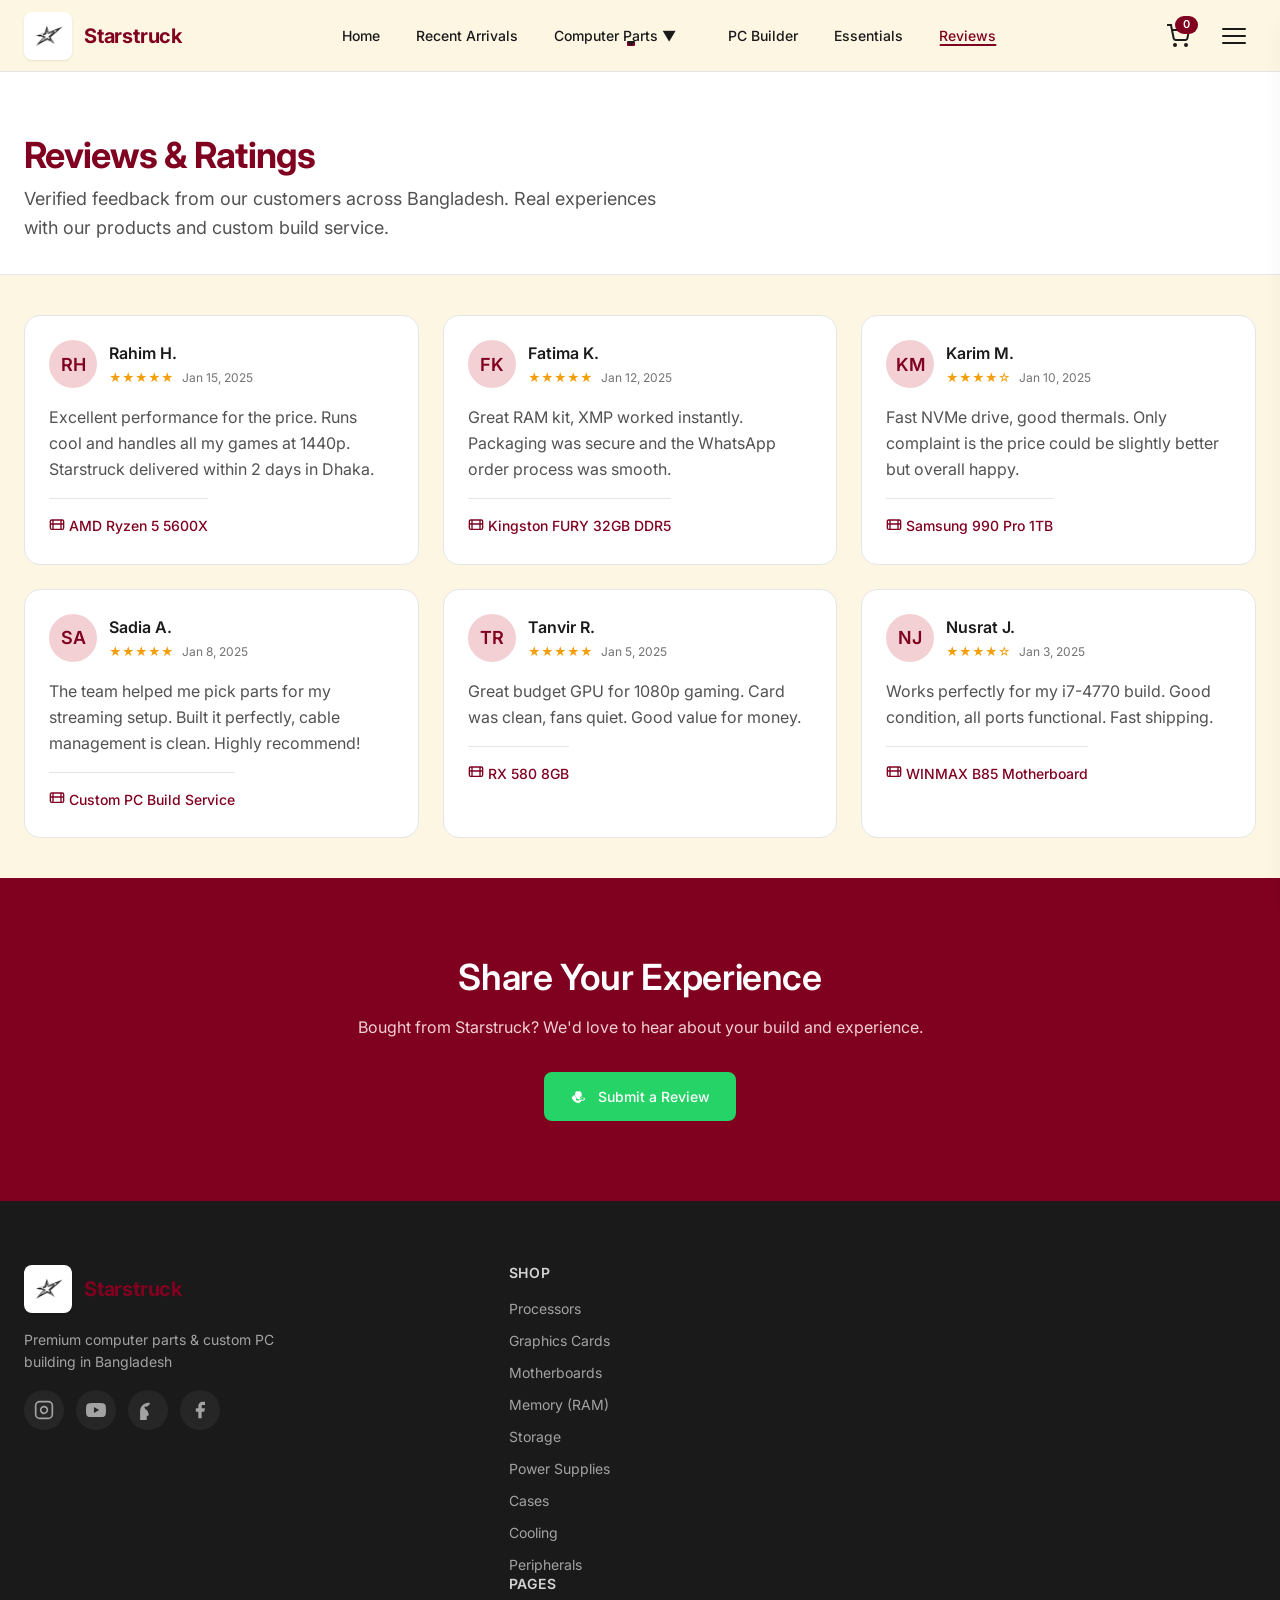
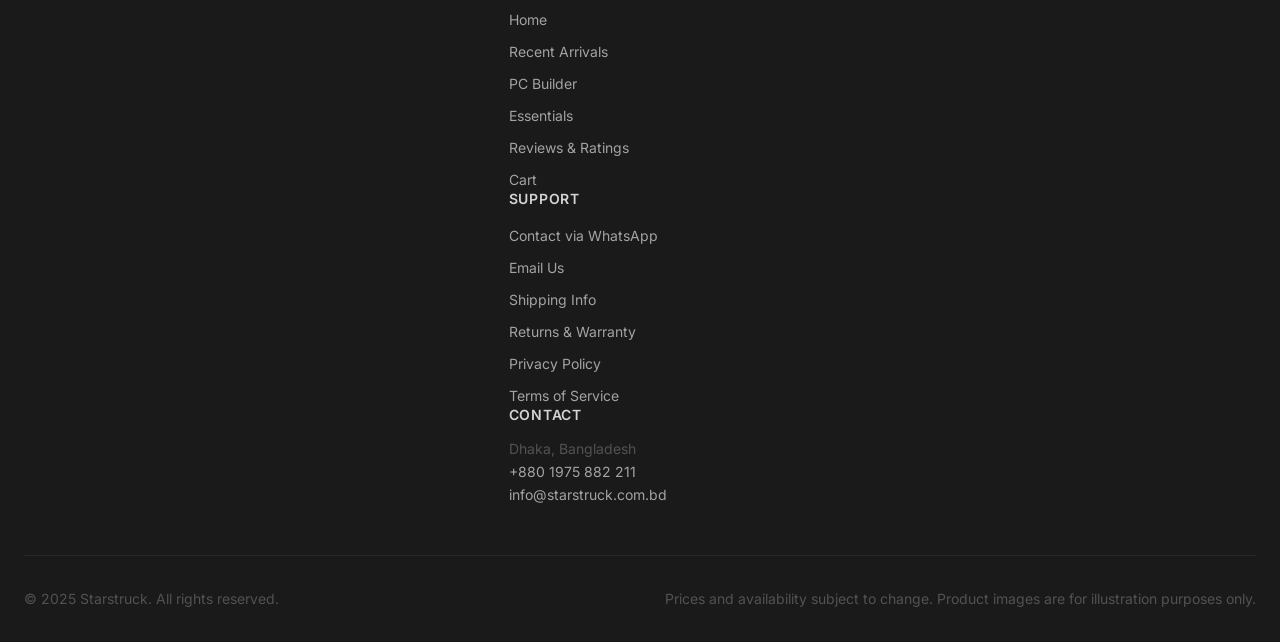
<file: pages/reviews.html>
<!DOCTYPE html>
<html lang="en">
<head>
  <meta charset="UTF-8">
  <meta name="viewport" content="width=device-width, initial-scale=1.0">
  <meta name="description" content="Starstruck Reviews & Ratings — Read verified customer reviews for computer parts, custom builds, and our service. Real feedback from Bangladeshi PC builders.">
  <meta name="theme-color" content="#800020">

  <meta property="og:type" content="website">
  <meta property="og:url" content="https://starstruck.com.bd/pages/reviews.html">
  <meta property="og:title" content="Reviews & Ratings — Starstruck">
  <meta property="og:description" content="Read verified customer reviews for computer parts and custom PC builds.">
  <meta property="og:image" content="https://starstruck.com.bd/images/og-image.jpg">
  <meta property="og:site_name" content="Starstruck">

  <meta name="twitter:card" content="summary_large_image">
  <meta name="twitter:title" content="Reviews & Ratings — Starstruck">
  <meta name="twitter:description" content="Verified customer reviews for computer parts and custom builds.">

  <link rel="canonical" href="https://starstruck.com.bd/pages/reviews.html">
  <link rel="icon" type="image/svg+xml" href="/images/favicon.svg">
  <link rel="preconnect" href="https://fonts.googleapis.com">
  <link rel="preconnect" href="https://fonts.gstatic.com" crossorigin>
  <link rel="preload" as="style" href="https://fonts.googleapis.com/css2?family=Inter:wght@300;400;500;600;700&family=JetBrains+Mono:wght@400;500;600&display=swap">
  <link rel="stylesheet" href="https://fonts.googleapis.com/css2?family=Inter:wght@300;400;500;600;700&family=JetBrains+Mono:wght@400;500;600&display=swap" media="print" onload="this.media='all'">
  <link rel="stylesheet" href="/css/main.css">

  <script type="application/ld+json">
  {
    "@context": "https://schema.org",
    "@type": "CollectionPage",
    "name": "Reviews & Ratings",
    "description": "Verified customer reviews for Starstruck products and services",
    "url": "https://starstruck.com.bd/pages/reviews.html",
    "isPartOf": {
      "@type": "WebSite",
      "name": "Starstruck",
      "url": "https://starstruck.com.bd/"
    }
  }
  </script>

  <title>Reviews & Ratings — Starstruck</title>
</head>
<body>
  <a href="#main" class="skip-link">Skip to main content</a>

  <header class="header" role="banner">
    <div class="container header-inner">
      <a href="/" class="logo" aria-label="Starstruck Home">
        <img src="/images/logo.jpg" alt="" width="48" height="48" loading="eager" fetchpriority="high">
        <span class="logo-text">Starstruck</span>
      </a>

      <nav class="nav-desktop" role="navigation" aria-label="Main navigation">
        <ul class="nav-list">
          <li><a href="/" class="nav-link">Home</a></li>
          <li><a href="/pages/recent.html" class="nav-link">Recent Arrivals</a></li>
          <li class="nav-dropdown">
            <button class="nav-link dropdown-toggle" aria-expanded="false" aria-haspopup="true" aria-controls="parts-menu">Computer Parts ▼</button>
            <ul id="parts-menu" class="dropdown-menu" role="menu">
              <li><a href="/pages/parts.html?cat=processor" class="dropdown-item" role="menuitem">Processors</a></li>
              <li><a href="/pages/parts.html?cat=graphics" class="dropdown-item" role="menuitem">Graphics Cards</a></li>
              <li><a href="/pages/parts.html?cat=motherboard" class="dropdown-item" role="menuitem">Motherboards</a></li>
              <li><a href="/pages/parts.html?cat=ram" class="dropdown-item" role="menuitem">RAM</a></li>
              <li><a href="/pages/parts.html?cat=storage" class="dropdown-item" role="menuitem">Storage</a></li>
              <li><a href="/pages/parts.html?cat=psu" class="dropdown-item" role="menuitem">Power Supplies</a></li>
              <li><a href="/pages/parts.html?cat=casing" class="dropdown-item" role="menuitem">Cases</a></li>
              <li><a href="/pages/parts.html?cat=cooling" class="dropdown-item" role="menuitem">Cooling</a></li>
              <li><a href="/pages/parts.html?cat=peripherals" class="dropdown-item" role="menuitem">Peripherals</a></li>
            </ul>
          </li>
          <li><a href="/pages/builder.html" class="nav-link">PC Builder</a></li>
          <li><a href="/pages/essentials.html" class="nav-link">Essentials</a></li>
          <li><a href="/pages/reviews.html" class="nav-link active" aria-current="page">Reviews</a></li>
        </ul>
      </nav>

      <div class="header-actions">
        <a href="/pages/cart.html" class="cart-btn" aria-label="Shopping cart">
          <svg width="24" height="24" viewBox="0 0 24 24" fill="none" stroke="currentColor" stroke-width="2" aria-hidden="true">
            <circle cx="9" cy="21" r="1"></circle>
            <circle cx="20" cy="21" r="1"></circle>
            <path d="M1 1h4l2.68 13.39a2 2 0 0 0 2 1.61h9.72a2 2 0 0 0 2-1.61L23 6H6"></path>
          </svg>
          <span class="cart-count" aria-live="polite">0</span>
        </a>
        <button class="mobile-menu-btn" aria-expanded="false" aria-controls="mobile-menu" aria-label="Open menu">
          <span class="hamburger" aria-hidden="true"></span>
        </button>
      </div>
    </div>

    <nav id="mobile-menu" class="mobile-menu" role="navigation" aria-label="Mobile navigation" hidden>
      <div class="mobile-menu-inner">
        <button class="mobile-menu-close" aria-label="Close menu">
          <svg width="24" height="24" viewBox="0 0 24 24" fill="none" stroke="currentColor" stroke-width="2" aria-hidden="true">
            <line x1="18" y1="6" x2="6" y2="18"></line>
            <line x1="6" y1="6" x2="18" y2="18"></line>
          </svg>
        </button>
        <ul class="mobile-nav-list">
          <li><a href="/" class="mobile-nav-link">Home</a></li>
          <li><a href="/pages/recent.html" class="mobile-nav-link">Recent Arrivals</a></li>
          <li class="mobile-dropdown">
            <button class="mobile-nav-link mobile-dropdown-toggle" aria-expanded="false">Computer Parts ▼</button>
            <ul class="mobile-dropdown-menu" hidden>
              <li><a href="/pages/parts.html?cat=processor" class="mobile-dropdown-item">Processors</a></li>
              <li><a href="/pages/parts.html?cat=graphics" class="mobile-dropdown-item">Graphics Cards</a></li>
              <li><a href="/pages/parts.html?cat=motherboard" class="mobile-dropdown-item">Motherboards</a></li>
              <li><a href="/pages/parts.html?cat=ram" class="mobile-dropdown-item">RAM</a></li>
              <li><a href="/pages/parts.html?cat=storage" class="mobile-dropdown-item">Storage</a></li>
              <li><a href="/pages/parts.html?cat=psu" class="mobile-dropdown-item">Power Supplies</a></li>
              <li><a href="/pages/parts.html?cat=casing" class="mobile-dropdown-item">Cases</a></li>
              <li><a href="/pages/parts.html?cat=cooling" class="mobile-dropdown-item">Cooling</a></li>
              <li><a href="/pages/parts.html?cat=peripherals" class="mobile-dropdown-item">Peripherals</a></li>
            </ul>
          </li>
          <li><a href="/pages/builder.html" class="mobile-nav-link">PC Builder</a></li>
          <li><a href="/pages/essentials.html" class="mobile-nav-link">Essentials</a></li>
          <li><a href="/pages/reviews.html" class="mobile-nav-link active">Reviews</a></li>
        </ul>
        <div class="mobile-menu-footer">
          <a href="https://wa.me/8801975882211" class="btn btn-primary btn-whatsapp" target="_blank" rel="noopener">
            <svg width="20" height="20" viewBox="0 0 24 24" fill="currentColor" aria-hidden="true"><path d="M17.472 14.382c-.297-.149-1.758-.867-2.03-.967-.273-.099-.471-.148-.67.15-.197.297-.767.966-.94 1.164-.173.199-.347.223-.644.075-.297-.15-1.255-.463-2.39-1.475-.883-.788-1.48-1.761-1.653-2.059-.173-.297-.018-.454.13-.606.134-.133.298-.347.446-.52.149-.174.198-.298.298-.497.099-.198.05-.371-.025-.52-.075-.149-.669-1.612-.916-2.207-.242-.579-.487-.5-.669-.51-.173-.008-.371-.01-.57-.01-.198 0-.52.074-.792.372-.272.297-1.04 1.016-1.04 2.479 0 1.462 1.065 2.875 1.213 3.074.149.198 2.096 3.2 5.077 4.487.709.306 1.262.489 1.694.625.712.227 1.36.195 1.871.118.571-.085 1.758-.719 2.006-1.413.248-.695.248-1.289.173-1.413-.074-.124-.272-.198-.57-.672m-5.421 7.403h-.004a31.317 31.317 0 0 1-5.378-1.826 26.617 26.617 0 0 1-4.393-4.613 1.4 1.4 0 0 1 .047-1.425l1.527-1.875a1.376 1.376 0 0 1 1.977-.225 15.286 15.286 0 0 0 3.998 1.73 7.544 7.544 0 0 0 2.664-.244c.396-.1.816-.284 1.09-.52.273-.232.472-.526.52-.83.047-.3.047-.717.047-1.378 0-.873-.215-1.709-.643-2.438-.428-.728-.974-1.17-1.584-1.426-.61-.255-1.723-.228-2.601.13-.878.358-1.678 1.002-2.196 1.794-.519.792-.822 1.778-.916 2.107-.095.33-.095.833-.095 1.134 0 .578.36 1.083.826 1.412.467.328 1.13.607 1.893.873.588.208 1.342.215 1.978.074.465-.102 1.047-.394 1.395-.856.349-.463.59-.933.736-1.286.148-.354.148-.778.048-1.106-.1-.327-.415-.726-.84-1.008-.424-.282-.93-.424-1.507-.424-.644 0-1.248.203-1.795.573-.635.424-1.055 1.029-1.254 1.626-.2.6-.2.989-.2 1.286 0 .697.22 1.415.703 1.984.243.286.577.562.977.823.384.246.797.41 1.215.485.357.063.765.048 1.145-.122.436-.192.878-.53 1.12-.855.244-.328.469-.683.695-.94.225-.258.488-.46.694-.62.207-.16.45-.263.672-.263.197 0 .394.084.57.224.176.139.354.336.533.51.18.174.34.37.48.574.14.203.233.392.275.54.043.15.043.282.043.392 0 .218-.087.433-.272.605-.218.2-.476.354-.754.45-.328.108-.77.075-1.248-.024l-.225-.048c-.59-.108-1.18-.283-1.64-.562-.488-.292-.87-.58-1.2-.854-.318-.287-.646-.512-.916-.707-.27-.194-.497-.384-.737-.506-.21-.114-.447-.148-.67-.148-.197 0-.394.084-.57.224-.192.154-.383.348-.574.574-.19.225-.333.45-.415.695-.082.245-.082.52-.082.778 0 .298.086.575.273.802.173.213.37.387.574.52.203.13.414.258.62.357.224.108.477.173.737.198.546.052 1.364-.225 2.275-.915.55-.413 1.05-.912 1.5-.137.45.775.245 1.867-.372 2.47-.618.602-1.425.915-2.195.915-.748 0-1.41-.198-1.95-.573z"/></svg>
            <span>Order on WhatsApp</span>
          </a>
        </div>
      </div>
    </nav>
  </header>

  <main id="main" role="main">
    <section class="page-header">
      <div class="container">
        <h1 class="page-title">Reviews & Ratings</h1>
        <p class="page-description">Verified feedback from our customers across Bangladesh. Real experiences with our products and custom build service.</p>
      </div>
    </section>

    <section class="reviews-page">
      <div class="container">
        <div class="reviews-grid" role="list">
          <!-- Reviews rendered by JS -->
        </div>
      </div>
    </section>

    <section class="cta" aria-labelledby="reviews-cta-title">
      <div class="container">
        <div class="cta-content">
          <h2 id="reviews-cta-title">Share Your Experience</h2>
          <p>Bought from Starstruck? We'd love to hear about your build and experience.</p>
          <a href="https://wa.me/8801975882211?text=Hi%20Starstruck%2C%20I%20want%20to%20share%20a%20review" class="btn btn-primary btn-whatsapp" target="_blank" rel="noopener">
            <svg width="20" height="20" viewBox="0 0 24 24" fill="currentColor" aria-hidden="true"><path d="M17.472 14.382c-.297-.149-1.758-.867-2.03-.967-.273-.099-.471-.148-.67.15-.197.297-.767.966-.94 1.164-.173.199-.347.223-.644.075-.297-.15-1.255-.463-2.39-1.475-.883-.788-1.48-1.761-1.653-2.059-.173-.297-.018-.454.13-.606.134-.133.298-.347.446-.52.149-.174.198-.298.298-.497.099-.198.05-.371-.025-.52-.075-.149-.669-1.612-.916-2.207-.242-.579-.487-.5-.669-.51-.173-.008-.371-.01-.57-.01-.198 0-.52.074-.792.372-.272.297-1.04 1.016-1.04 2.479 0 1.462 1.065 2.875 1.213 3.074.149.198 2.096 3.2 5.077 4.487.709.306 1.262.489 1.694.625.712.227 1.36.195 1.871.118.571-.085 1.758-.719 2.006-1.413.248-.695.248-1.289.173-1.413-.074-.124-.272-.198-.57-.672m-5.421 7.403h-.004a31.317 31.317 0 0 1-5.378-1.826 26.617 26.617 0 0 1-4.393-4.613 1.4 1.4 0 0 1 .047-1.425l1.527-1.875a1.376 1.376 0 0 1 1.977-.225 15.286 15.286 0 0 0 3.998 1.73 7.544 7.544 0 0 0 2.664-.244c.396-.1.816-.284 1.09-.52.273-.232.472-.526.52-.83.047-.3.047-.717.047-1.378 0-.873-.215-1.709-.643-2.438-.428-.728-.974-1.17-1.584-1.426-.61-.255-1.723-.228-2.601.13-.878.358-1.678 1.002-2.196 1.794-.519.792-.822 1.778-.916 2.107-.095.33-.095.833-.095 1.134 0 .578.36 1.083.826 1.412.467.328 1.13.607 1.893.873.588.208 1.342.215 1.978.074.465-.102 1.047-.394 1.395-.856.349-.463.59-.933.736-1.286.148-.354.148-.778.048-1.106-.1-.327-.415-.726-.84-1.008-.424-.282-.93-.424-1.507-.424-.644 0-1.248.203-1.795.573-.635.424-1.055 1.029-1.254 1.626-.2.6-.2.989-.2 1.286 0 .697.22 1.415.703 1.984.243.286.577.562.977.823.384.246.797.41 1.215.485.357.063.765.048 1.145-.122.436-.192.878-.53 1.12-.855.244-.328.469-.683.695-.94.225-.258.488-.46.694-.62.207-.16.45-.263.672-.263.197 0 .394.084.57.224.176.139.354.336.533.51.18.174.34.37.48.574.14.203.233.392.275.54.043.15.043.282.043.392 0 .218-.087.433-.272.605-.218.2-.476.354-.754.45-.328.108-.77.075-1.248-.024l-.225-.048c-.59-.108-1.18-.283-1.64-.562-.488-.292-.87-.58-1.2-.854-.318-.287-.646-.512-.916-.707-.27-.194-.497-.384-.737-.506-.21-.114-.447-.148-.67-.148-.197 0-.394.084-.57.224-.192.154-.383.348-.574.574-.19.225-.333.45-.415.695-.082.245-.082.52-.082.778 0 .298.086.575.273.802.173.213.37.387.574.52.203.13.414.258.62.357.224.108.477.173.737.198.546.052 1.364-.225 2.275-.915.55-.413 1.05-.912 1.5-.137.45.775.245 1.867-.372 2.47-.618.602-1.425.915-2.195.915-.748 0-1.41-.198-1.95-.573z"/></svg>
            Submit a Review
          </a>
        </div>
      </div>
    </section>
  </main>

  <footer class="footer" role="contentinfo">
    <div class="container">
      <div class="footer-grid">
        <div class="footer-brand">
          <a href="/" class="logo" aria-label="Starstruck Home">
            <img src="/images/logo.jpg" alt="" width="48" height="48">
            <span class="logo-text">Starstruck</span>
          </a>
          <p class="footer-tagline">Premium computer parts & custom PC building in Bangladesh</p>
          <div class="social-links" role="list" aria-label="Social media">
            <a href="https://instagram.com/snrox_" class="social-link" target="_blank" rel="noopener" aria-label="Instagram">
              <svg width="20" height="20" viewBox="0 0 24 24" fill="none" stroke="currentColor" stroke-width="2" aria-hidden="true"><rect x="2" y="2" width="20" height="20" rx="5" ry="5"></rect><path d="M16 11.37A4 4 0 1 1 12.63 8 4 4 0 0 1 16 11.37z"></path><line x1="17.5" y1="6.5" x2="17.51" y2="6.5"></line></svg>
            </a>
            <a href="https://youtube.com/@raisawill" class="social-link" target="_blank" rel="noopener" aria-label="YouTube">
              <svg width="20" height="20" viewBox="0 0 24 24" fill="currentColor" aria-hidden="true"><path d="M23.498 6.186a3.016 3.016 0 0 0-2.122-2.136C19.505 3.545 12 3.545 12 3.545s-7.505 0-9.377.505A3.017 3.017 0 0 0 .502 6.186C0 8.07 0 12 0 12s0 3.93.502 5.814a3.016 3.016 0 0 0 2.122 2.136c1.871.505 9.376.505 9.376.505s7.505 0 9.377-.505a3.015 3.015 0 0 0 2.122-2.136C24 15.93 24 12 24 12s0-3.93-.502-5.814zM9.545 15.568V8.432L15.818 12 9.545 15.568z"/></svg>
            </a>
            <a href="https://tiktok.com/@starstruckbd" class="social-link" target="_blank" rel="noopener" aria-label="TikTok">
              <svg width="20" height="20" viewBox="0 0 24 24" fill="currentColor" aria-hidden="true"><path d="M12.545,3.233C7.04,3.233,2.591,7.735,2.537,13.197c0,3.749,0,7.498,0,11.246c0,1.364,0.638,2.604,2.177,2.887c1.809,0.331,3.655-0.304,4.577-1.43c0.857-1.055,1.221-2.502,1.273-4.021c0.019-0.559-0.082-1.134-0.082-1.719c0-1.145,1.472-1.113,1.472-1.113s1.006-0.588,1.006-1.396c0-1.584-0.708-2.815-2.73-2.815c-0.843,0-1.721,0.547-1.721,1.407c0,0.379,0.07,0.727,0.176,1.028c0.162,0.461,0.567,1.052,1.507,1.052c1.106,0,2.065-0.722,2.065-2.375c0-1.152-0.318-2.117-0.758-2.795c-0.629-0.975-2.228-1.773-2.707-2.378c-0.174-0.222-0.349-0.485-0.524-0.776c-0.246-0.413-0.523-0.766-0.523-1.168c0-0.572,0.51-1.053,1.418-1.053c0.697,0,1.145,0.242,1.425,0.609c0.044-0.245,0.141-0.463,0.31-0.655C15.977,4.469,14.293,3.233,12.545,3.233z"/></svg>
            </a>
            <a href="https://www.facebook.com/share/1JTThDtScw/" class="social-link" target="_blank" rel="noopener" aria-label="Facebook">
              <svg width="20" height="20" viewBox="0 0 24 24" fill="currentColor" aria-hidden="true"><path d="M18 2h-3a5 5 0 0 0-5 5v3H7v4h3v8h4v-8h3l1-4h-4V7a1 1 0 0 1 1-1h3z"/></svg>
            </a>
          </div>
        </div>
        <nav class="footer-nav" aria-label="Footer navigation">
          <div class="footer-nav-col">
            <h4>Shop</h4>
            <ul>
              <li><a href="/pages/parts.html?cat=processor">Processors</a></li>
              <li><a href="/pages/parts.html?cat=graphics">Graphics Cards</a></li>
              <li><a href="/pages/parts.html?cat=motherboard">Motherboards</a></li>
              <li><a href="/pages/parts.html?cat=ram">Memory (RAM)</a></li>
              <li><a href="/pages/parts.html?cat=storage">Storage</a></li>
              <li><a href="/pages/parts.html?cat=psu">Power Supplies</a></li>
              <li><a href="/pages/parts.html?cat=casing">Cases</a></li>
              <li><a href="/pages/parts.html?cat=cooling">Cooling</a></li>
              <li><a href="/pages/parts.html?cat=peripherals">Peripherals</a></li>
            </ul>
          </div>
          <div class="footer-nav-col">
            <h4>Pages</h4>
            <ul>
              <li><a href="/">Home</a></li>
              <li><a href="/pages/recent.html">Recent Arrivals</a></li>
              <li><a href="/pages/builder.html">PC Builder</a></li>
              <li><a href="/pages/essentials.html">Essentials</a></li>
              <li><a href="/pages/reviews.html">Reviews & Ratings</a></li>
              <li><a href="/pages/cart.html">Cart</a></li>
            </ul>
          </div>
          <div class="footer-nav-col">
            <h4>Support</h4>
            <ul>
              <li><a href="https://wa.me/8801975882211" target="_blank" rel="noopener">Contact via WhatsApp</a></li>
              <li><a href="mailto:info@starstruck.com.bd">Email Us</a></li>
              <li><a href="/pages/shipping.html">Shipping Info</a></li>
              <li><a href="/pages/returns.html">Returns & Warranty</a></li>
              <li><a href="/pages/privacy.html">Privacy Policy</a></li>
              <li><a href="/pages/terms.html">Terms of Service</a></li>
            </ul>
          </div>
          <div class="footer-nav-col">
            <h4>Contact</h4>
            <address class="footer-address">
              <p>Dhaka, Bangladesh</p>
              <p><a href="tel:+8801975882211">+880 1975 882 211</a></p>
              <p><a href="mailto:info@starstruck.com.bd">info@starstruck.com.bd</a></p>
            </address>
          </div>
        </nav>
      </div>
      <div class="footer-bottom">
        <p>&copy; 2025 Starstruck. All rights reserved.</p>
        <p class="footer-disclaimer">Prices and availability subject to change. Product images are for illustration purposes only.</p>
      </div>
    </div>
  </footer>

  <div id="toast-container" class="toast-container" role="region" aria-label="Notifications" aria-live="polite"></div>

  <aside id="cart-sidebar" class="cart-sidebar" role="dialog" aria-label="Shopping cart" aria-hidden="true">
    <div class="cart-sidebar-inner">
      <header class="cart-header">
        <h2>Your Cart</h2>
        <button class="cart-close" aria-label="Close cart">&times;</button>
      </header>
      <div class="cart-items" id="cart-items" role="list"></div>
      <footer class="cart-footer">
        <div class="cart-summary">
          <span>Subtotal</span>
          <span class="cart-subtotal">৳0</span>
        </div>
        <a href="/pages/cart.html" class="btn btn-primary btn-full">View Cart & Checkout</a>
        <button class="btn btn-secondary btn-full cart-clear" disabled>Clear Cart</button>
      </footer>
    </div>
  </aside>
  <div class="cart-overlay" aria-hidden="true"></div>

  <script src="/js/main.js"></script>
</body>
</html>
</file>
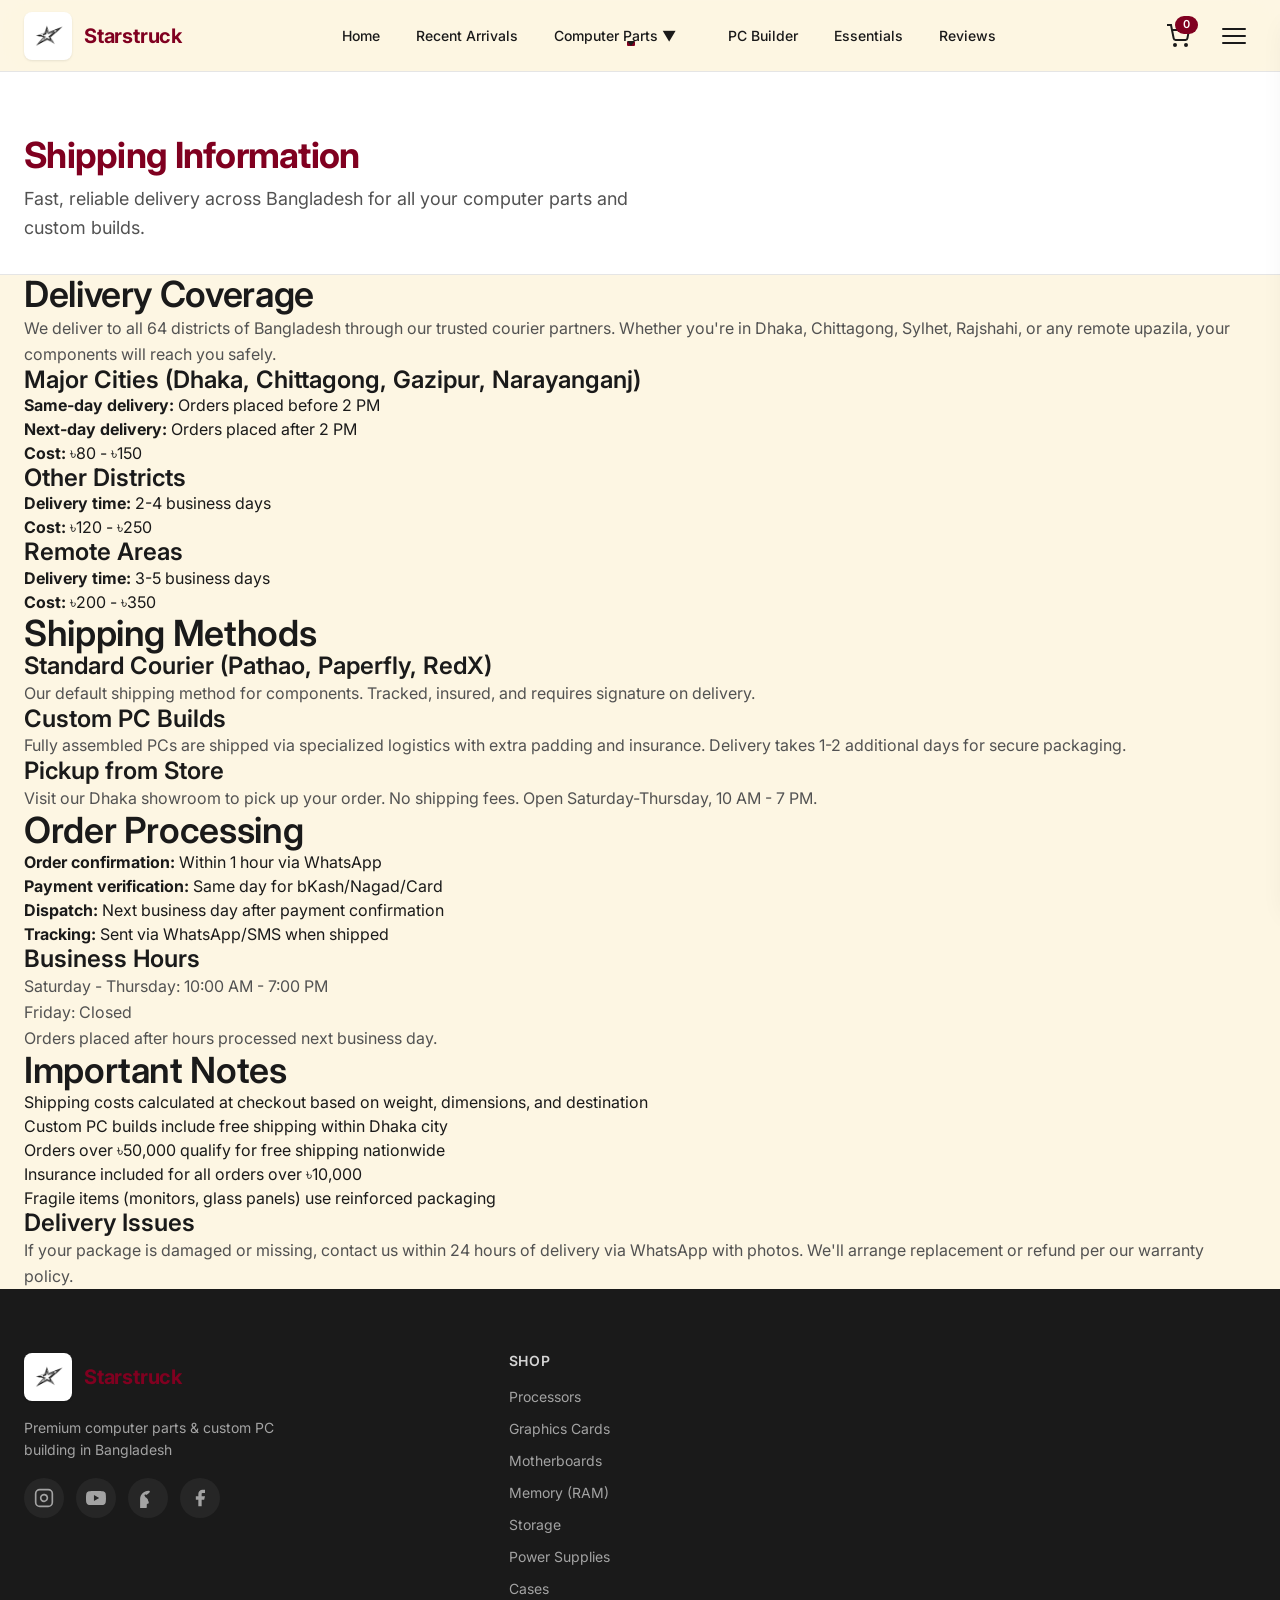
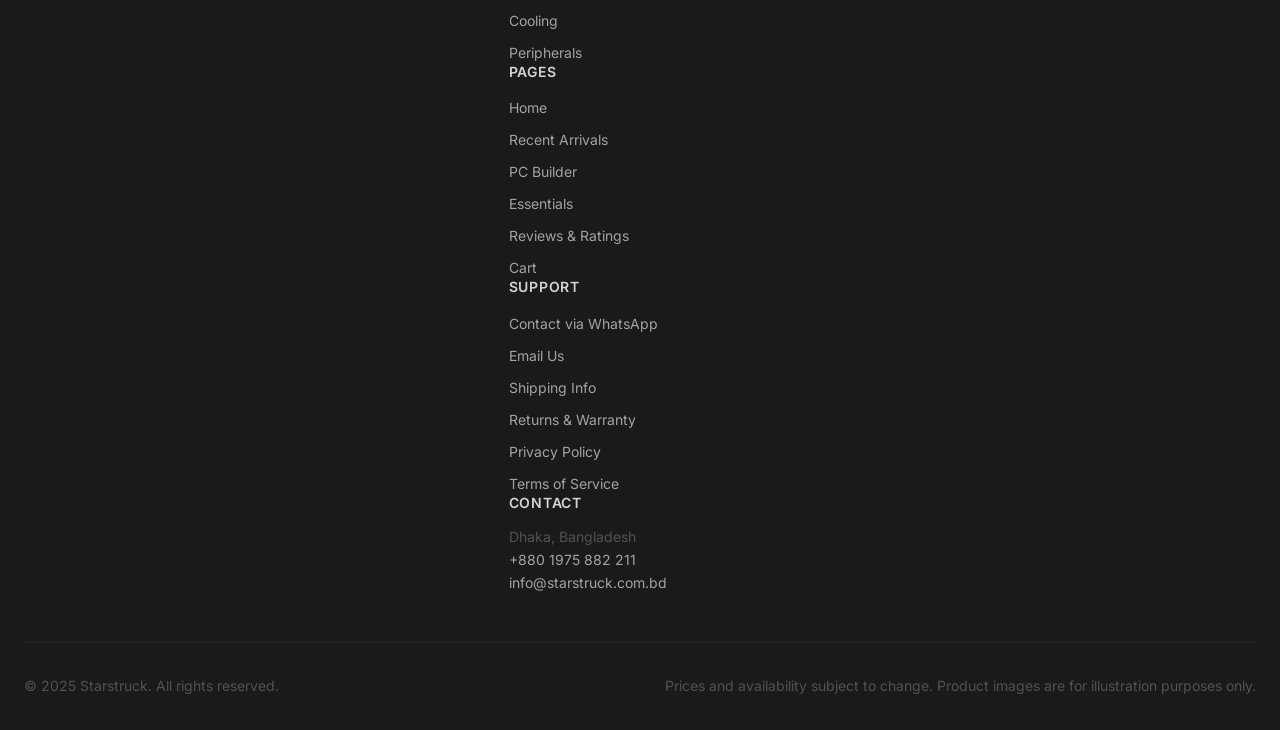
<file: pages/shipping.html>
<!DOCTYPE html>
<html lang="en">
<head>
  <meta charset="UTF-8">
  <meta name="viewport" content="width=device-width, initial-scale=1.0">
  <meta name="description" content="Starstruck Shipping Information — Delivery across Bangladesh, shipping costs, and estimated delivery times for computer parts and custom PCs.">
  <meta name="theme-color" content="#800020">

  <meta property="og:type" content="website">
  <meta property="og:url" content="https://starstruck.com.bd/pages/shipping.html">
  <meta property="og:title" content="Shipping Information — Starstruck">
  <meta property="og:description" content="Delivery across Bangladesh, shipping costs, and estimated delivery times.">
  <meta property="og:image" content="https://starstruck.com.bd/images/og-image.jpg">
  <meta property="og:site_name" content="Starstruck">

  <link rel="canonical" href="https://starstruck.com.bd/pages/shipping.html">
  <link rel="icon" type="image/svg+xml" href="/images/favicon.svg">
  <link rel="preconnect" href="https://fonts.googleapis.com">
  <link rel="preconnect" href="https://fonts.gstatic.com" crossorigin>
  <link rel="preload" as="style" href="https://fonts.googleapis.com/css2?family=Inter:wght@300;400;500;600;700&family=JetBrains+Mono:wght@400;500;600&display=swap">
  <link rel="stylesheet" href="https://fonts.googleapis.com/css2?family=Inter:wght@300;400;500;600;700&family=JetBrains+Mono:wght@400;500;600&display=swap" media="print" onload="this.media='all'">
  <link rel="stylesheet" href="/css/main.css">

  <title>Shipping Information — Starstruck</title>
</head>
<body>
  <a href="#main" class="skip-link">Skip to main content</a>

  <header class="header" role="banner">
    <div class="container header-inner">
      <a href="/" class="logo" aria-label="Starstruck Home">
        <img src="/images/logo.jpg" alt="" width="48" height="48" loading="eager" fetchpriority="high">
        <span class="logo-text">Starstruck</span>
      </a>

      <nav class="nav-desktop" role="navigation" aria-label="Main navigation">
        <ul class="nav-list">
          <li><a href="/" class="nav-link">Home</a></li>
          <li><a href="/pages/recent.html" class="nav-link">Recent Arrivals</a></li>
          <li class="nav-dropdown">
            <button class="nav-link dropdown-toggle" aria-expanded="false" aria-haspopup="true" aria-controls="parts-menu">Computer Parts ▼</button>
            <ul id="parts-menu" class="dropdown-menu" role="menu">
              <li><a href="/pages/parts.html?cat=processor" class="dropdown-item" role="menuitem">Processors</a></li>
              <li><a href="/pages/parts.html?cat=graphics" class="dropdown-item" role="menuitem">Graphics Cards</a></li>
              <li><a href="/pages/parts.html?cat=motherboard" class="dropdown-item" role="menuitem">Motherboards</a></li>
              <li><a href="/pages/parts.html?cat=ram" class="dropdown-item" role="menuitem">RAM</a></li>
              <li><a href="/pages/parts.html?cat=storage" class="dropdown-item" role="menuitem">Storage</a></li>
              <li><a href="/pages/parts.html?cat=psu" class="dropdown-item" role="menuitem">Power Supplies</a></li>
              <li><a href="/pages/parts.html?cat=casing" class="dropdown-item" role="menuitem">Cases</a></li>
              <li><a href="/pages/parts.html?cat=cooling" class="dropdown-item" role="menuitem">Cooling</a></li>
              <li><a href="/pages/parts.html?cat=peripherals" class="dropdown-item" role="menuitem">Peripherals</a></li>
            </ul>
          </li>
          <li><a href="/pages/builder.html" class="nav-link">PC Builder</a></li>
          <li><a href="/pages/essentials.html" class="nav-link">Essentials</a></li>
          <li><a href="/pages/reviews.html" class="nav-link">Reviews</a></li>
        </ul>
      </nav>

      <div class="header-actions">
        <a href="/pages/cart.html" class="cart-btn" aria-label="Shopping cart">
          <svg width="24" height="24" viewBox="0 0 24 24" fill="none" stroke="currentColor" stroke-width="2" aria-hidden="true">
            <circle cx="9" cy="21" r="1"></circle>
            <circle cx="20" cy="21" r="1"></circle>
            <path d="M1 1h4l2.68 13.39a2 2 0 0 0 2 1.61h9.72a2 2 0 0 0 2-1.61L23 6H6"></path>
          </svg>
          <span class="cart-count" aria-live="polite">0</span>
        </a>
        <button class="mobile-menu-btn" aria-expanded="false" aria-controls="mobile-menu" aria-label="Open menu">
          <span class="hamburger" aria-hidden="true"></span>
        </button>
      </div>
    </div>

    <nav id="mobile-menu" class="mobile-menu" role="navigation" aria-label="Mobile navigation" hidden>
      <div class="mobile-menu-inner">
        <button class="mobile-menu-close" aria-label="Close menu">
          <svg width="24" height="24" viewBox="0 0 24 24" fill="none" stroke="currentColor" stroke-width="2" aria-hidden="true">
            <line x1="18" y1="6" x2="6" y2="18"></line>
            <line x1="6" y1="6" x2="18" y2="18"></line>
          </svg>
        </button>
        <ul class="mobile-nav-list">
          <li><a href="/" class="mobile-nav-link">Home</a></li>
          <li><a href="/pages/recent.html" class="mobile-nav-link">Recent Arrivals</a></li>
          <li class="mobile-dropdown">
            <button class="mobile-nav-link mobile-dropdown-toggle" aria-expanded="false">Computer Parts ▼</button>
            <ul class="mobile-dropdown-menu" hidden>
              <li><a href="/pages/parts.html?cat=processor" class="mobile-dropdown-item">Processors</a></li>
              <li><a href="/pages/parts.html?cat=graphics" class="mobile-dropdown-item">Graphics Cards</a></li>
              <li><a href="/pages/parts.html?cat=motherboard" class="mobile-dropdown-item">Motherboards</a></li>
              <li><a href="/pages/parts.html?cat=ram" class="mobile-dropdown-item">RAM</a></li>
              <li><a href="/pages/parts.html?cat=storage" class="mobile-dropdown-item">Storage</a></li>
              <li><a href="/pages/parts.html?cat=psu" class="mobile-dropdown-item">Power Supplies</a></li>
              <li><a href="/pages/parts.html?cat=casing" class="mobile-dropdown-item">Cases</a></li>
              <li><a href="/pages/parts.html?cat=cooling" class="mobile-dropdown-item">Cooling</a></li>
              <li><a href="/pages/parts.html?cat=peripherals" class="mobile-dropdown-item">Peripherals</a></li>
            </ul>
          </li>
          <li><a href="/pages/builder.html" class="mobile-nav-link">PC Builder</a></li>
          <li><a href="/pages/essentials.html" class="mobile-nav-link">Essentials</a></li>
          <li><a href="/pages/reviews.html" class="mobile-nav-link">Reviews</a></li>
        </ul>
        <div class="mobile-menu-footer">
          <a href="https://wa.me/8801975882211" class="btn btn-primary btn-whatsapp" target="_blank" rel="noopener">
            <svg width="20" height="20" viewBox="0 0 24 24" fill="currentColor" aria-hidden="true"><path d="M17.472 14.382c-.297-.149-1.758-.867-2.03-.967-.273-.099-.471-.148-.67.15-.197.297-.767.966-.94 1.164-.173.199-.347.223-.644.075-.297-.15-1.255-.463-2.39-1.475-.883-.788-1.48-1.761-1.653-2.059-.173-.297-.018-.454.13-.606.134-.133.298-.347.446-.52.149-.174.198-.298.298-.497.099-.198.05-.371-.025-.52-.075-.149-.669-1.612-.916-2.207-.242-.579-.487-.5-.669-.51-.173-.008-.371-.01-.57-.01-.198 0-.52.074-.792.372-.272.297-1.04 1.016-1.04 2.479 0 1.462 1.065 2.875 1.213 3.074.149.198 2.096 3.2 5.077 4.487.709.306 1.262.489 1.694.625.712.227 1.36.195 1.871.118.571-.085 1.758-.719 2.006-1.413.248-.695.248-1.289.173-1.413-.074-.124-.272-.198-.57-.672m-5.421 7.403h-.004a31.317 31.317 0 0 1-5.378-1.826 26.617 26.617 0 0 1-4.393-4.613 1.4 1.4 0 0 1 .047-1.425l1.527-1.875a1.376 1.376 0 0 1 1.977-.225 15.286 15.286 0 0 0 3.998 1.73 7.544 7.544 0 0 0 2.664-.244c.396-.1.816-.284 1.09-.52.273-.232.472-.526.52-.83.047-.3.047-.717.047-1.378 0-.873-.215-1.709-.643-2.438-.428-.728-.974-1.17-1.584-1.426-.61-.255-1.723-.228-2.601.13-.878.358-1.678 1.002-2.196 1.794-.519.792-.822 1.778-.916 2.107-.095.33-.095.833-.095 1.134 0 .578.36 1.083.826 1.412.467.328 1.13.607 1.893.873.588.208 1.342.215 1.978.074.465-.102 1.047-.394 1.395-.856.349-.463.59-.933.736-1.286.148-.354.148-.778.048-1.106-.1-.327-.415-.726-.84-1.008-.424-.282-.93-.424-1.507-.424-.644 0-1.248.203-1.795.573-.635.424-1.055 1.029-1.254 1.626-.2.6-.2.989-.2 1.286 0 .697.22 1.415.703 1.984.243.286.577.562.977.823.384.246.797.41 1.215.485.357.063.765.048 1.145-.122.436-.192.878-.53 1.12-.855.244-.328.469-.683.695-.94.225-.258.488-.46.694-.62.207-.16.45-.263.672-.263.197 0 .394.084.57.224.176.139.354.336.533.51.18.174.34.37.48.574.14.203.233.392.275.54.043.15.043.282.043.392 0 .218-.087.433-.272.605-.218.2-.476.354-.754.45-.328.108-.77.075-1.248-.024l-.225-.048c-.59-.108-1.18-.283-1.64-.562-.488-.292-.87-.58-1.2-.854-.318-.287-.646-.512-.916-.707-.27-.194-.497-.384-.737-.506-.21-.114-.447-.148-.67-.148-.197 0-.394.084-.57.224-.192.154-.383.348-.574.574-.19.225-.333.45-.415.695-.082.245-.082.52-.082.778 0 .298.086.575.273.802.173.213.37.387.574.52.203.13.414.258.62.357.224.108.477.173.737.198.546.052 1.364-.225 2.275-.915.55-.413 1.05-.912 1.5-.137.45.775.245 1.867-.372 2.47-.618.602-1.425.915-2.195.915-.748 0-1.41-.198-1.95-.573z"/></svg>
            <span>Order on WhatsApp</span>
          </a>
        </div>
      </div>
    </nav>
  </header>

  <main id="main" role="main">
    <section class="page-header">
      <div class="container">
        <h1 class="page-title">Shipping Information</h1>
        <p class="page-description">Fast, reliable delivery across Bangladesh for all your computer parts and custom builds.</p>
      </div>
    </section>

    <section class="content-section">
      <div class="container">
        <div class="content-grid">
          <article class="content-card">
            <h2>Delivery Coverage</h2>
            <p>We deliver to all 64 districts of Bangladesh through our trusted courier partners. Whether you're in Dhaka, Chittagong, Sylhet, Rajshahi, or any remote upazila, your components will reach you safely.</p>

            <h3>Major Cities (Dhaka, Chittagong, Gazipur, Narayanganj)</h3>
            <ul class="feature-list">
              <li><strong>Same-day delivery:</strong> Orders placed before 2 PM</li>
              <li><strong>Next-day delivery:</strong> Orders placed after 2 PM</li>
              <li><strong>Cost:</strong> ৳80 - ৳150</li>
            </ul>

            <h3>Other Districts</h3>
            <ul class="feature-list">
              <li><strong>Delivery time:</strong> 2-4 business days</li>
              <li><strong>Cost:</strong> ৳120 - ৳250</li>
            </ul>

            <h3>Remote Areas</h3>
            <ul class="feature-list">
              <li><strong>Delivery time:</strong> 3-5 business days</li>
              <li><strong>Cost:</strong> ৳200 - ৳350</li>
            </ul>
          </article>

          <article class="content-card">
            <h2>Shipping Methods</h2>

            <h3>Standard Courier (Pathao, Paperfly, RedX)</h3>
            <p>Our default shipping method for components. Tracked, insured, and requires signature on delivery.</p>

            <h3>Custom PC Builds</h3>
            <p>Fully assembled PCs are shipped via specialized logistics with extra padding and insurance. Delivery takes 1-2 additional days for secure packaging.</p>

            <h3>Pickup from Store</h3>
            <p>Visit our Dhaka showroom to pick up your order. No shipping fees. Open Saturday-Thursday, 10 AM - 7 PM.</p>
          </article>

          <article class="content-card">
            <h2>Order Processing</h2>
            <ul class="feature-list">
              <li><strong>Order confirmation:</strong> Within 1 hour via WhatsApp</li>
              <li><strong>Payment verification:</strong> Same day for bKash/Nagad/Card</li>
              <li><strong>Dispatch:</strong> Next business day after payment confirmation</li>
              <li><strong>Tracking:</strong> Sent via WhatsApp/SMS when shipped</li>
            </ul>

            <h3>Business Hours</h3>
            <p>Saturday - Thursday: 10:00 AM - 7:00 PM<br>Friday: Closed<br>Orders placed after hours processed next business day.</p>
          </article>

          <article class="content-card">
            <h2>Important Notes</h2>
            <ul class="feature-list">
              <li>Shipping costs calculated at checkout based on weight, dimensions, and destination</li>
              <li>Custom PC builds include free shipping within Dhaka city</li>
              <li>Orders over ৳50,000 qualify for free shipping nationwide</li>
              <li>Insurance included for all orders over ৳10,000</li>
              <li>Fragile items (monitors, glass panels) use reinforced packaging</li>
            </ul>

            <h3>Delivery Issues</h3>
            <p>If your package is damaged or missing, contact us within 24 hours of delivery via WhatsApp with photos. We'll arrange replacement or refund per our warranty policy.</p>
          </article>
        </div>
      </div>
    </section>
  </main>

  <footer class="footer" role="contentinfo">
    <div class="container">
      <div class="footer-grid">
        <div class="footer-brand">
          <a href="/" class="logo" aria-label="Starstruck Home">
            <img src="/images/logo.jpg" alt="" width="48" height="48">
            <span class="logo-text">Starstruck</span>
          </a>
          <p class="footer-tagline">Premium computer parts & custom PC building in Bangladesh</p>
          <div class="social-links" role="list" aria-label="Social media">
            <a href="https://instagram.com/snrox_" class="social-link" target="_blank" rel="noopener" aria-label="Instagram">
              <svg width="20" height="20" viewBox="0 0 24 24" fill="none" stroke="currentColor" stroke-width="2" aria-hidden="true"><rect x="2" y="2" width="20" height="20" rx="5" ry="5"></rect><path d="M16 11.37A4 4 0 1 1 12.63 8 4 4 0 0 1 16 11.37z"></path><line x1="17.5" y1="6.5" x2="17.51" y2="6.5"></line></svg>
            </a>
            <a href="https://youtube.com/@raisawill" class="social-link" target="_blank" rel="noopener" aria-label="YouTube">
              <svg width="20" height="20" viewBox="0 0 24 24" fill="currentColor" aria-hidden="true"><path d="M23.498 6.186a3.016 3.016 0 0 0-2.122-2.136C19.505 3.545 12 3.545 12 3.545s-7.505 0-9.377.505A3.017 3.017 0 0 0 .502 6.186C0 8.07 0 12 0 12s0 3.93.502 5.814a3.016 3.016 0 0 0 2.122 2.136c1.871.505 9.376.505 9.376.505s7.505 0 9.377-.505a3.015 3.015 0 0 0 2.122-2.136C24 15.93 24 12 24 12s0-3.93-.502-5.814zM9.545 15.568V8.432L15.818 12 9.545 15.568z"/></svg>
            </a>
            <a href="https://tiktok.com/@starstruckbd" class="social-link" target="_blank" rel="noopener" aria-label="TikTok">
              <svg width="20" height="20" viewBox="0 0 24 24" fill="currentColor" aria-hidden="true"><path d="M12.545,3.233C7.04,3.233,2.591,7.735,2.537,13.197c0,3.749,0,7.498,0,11.246c0,1.364,0.638,2.604,2.177,2.887c1.809,0.331,3.655-0.304,4.577-1.43c0.857-1.055,1.221-2.502,1.273-4.021c0.019-0.559-0.082-1.134-0.082-1.719c0-1.145,1.472-1.113,1.472-1.113s1.006-0.588,1.006-1.396c0-1.584-0.708-2.815-2.73-2.815c-0.843,0-1.721,0.547-1.721,1.407c0,0.379,0.07,0.727,0.176,1.028c0.162,0.461,0.567,1.052,1.507,1.052c1.106,0,2.065-0.722,2.065-2.375c0-1.152-0.318-2.117-0.758-2.795c-0.629-0.975-2.228-1.773-2.707-2.378c-0.174-0.222-0.349-0.485-0.524-0.776c-0.246-0.413-0.523-0.766-0.523-1.168c0-0.572,0.51-1.053,1.418-1.053c0.697,0,1.145,0.242,1.425,0.609c0.044-0.245,0.141-0.463,0.31-0.655C15.977,4.469,14.293,3.233,12.545,3.233z"/></svg>
            </a>
            <a href="https://www.facebook.com/share/1JTThDtScw/" class="social-link" target="_blank" rel="noopener" aria-label="Facebook">
              <svg width="20" height="20" viewBox="0 0 24 24" fill="currentColor" aria-hidden="true"><path d="M18 2h-3a5 5 0 0 0-5 5v3H7v4h3v8h4v-8h3l1-4h-4V7a1 1 0 0 1 1-1h3z"/></svg>
            </a>
          </div>
        </div>
        <nav class="footer-nav" aria-label="Footer navigation">
          <div class="footer-nav-col">
            <h4>Shop</h4>
            <ul>
              <li><a href="/pages/parts.html?cat=processor">Processors</a></li>
              <li><a href="/pages/parts.html?cat=graphics">Graphics Cards</a></li>
              <li><a href="/pages/parts.html?cat=motherboard">Motherboards</a></li>
              <li><a href="/pages/parts.html?cat=ram">Memory (RAM)</a></li>
              <li><a href="/pages/parts.html?cat=storage">Storage</a></li>
              <li><a href="/pages/parts.html?cat=psu">Power Supplies</a></li>
              <li><a href="/pages/parts.html?cat=casing">Cases</a></li>
              <li><a href="/pages/parts.html?cat=cooling">Cooling</a></li>
              <li><a href="/pages/parts.html?cat=peripherals">Peripherals</a></li>
            </ul>
          </div>
          <div class="footer-nav-col">
            <h4>Pages</h4>
            <ul>
              <li><a href="/">Home</a></li>
              <li><a href="/pages/recent.html">Recent Arrivals</a></li>
              <li><a href="/pages/builder.html">PC Builder</a></li>
              <li><a href="/pages/essentials.html">Essentials</a></li>
              <li><a href="/pages/reviews.html">Reviews & Ratings</a></li>
              <li><a href="/pages/cart.html">Cart</a></li>
            </ul>
          </div>
          <div class="footer-nav-col">
            <h4>Support</h4>
            <ul>
              <li><a href="https://wa.me/8801975882211" target="_blank" rel="noopener">Contact via WhatsApp</a></li>
              <li><a href="mailto:info@starstruck.com.bd">Email Us</a></li>
              <li><a href="/pages/shipping.html">Shipping Info</a></li>
              <li><a href="/pages/returns.html">Returns & Warranty</a></li>
              <li><a href="/pages/privacy.html">Privacy Policy</a></li>
              <li><a href="/pages/terms.html">Terms of Service</a></li>
            </ul>
          </div>
          <div class="footer-nav-col">
            <h4>Contact</h4>
            <address class="footer-address">
              <p>Dhaka, Bangladesh</p>
              <p><a href="tel:+8801975882211">+880 1975 882 211</a></p>
              <p><a href="mailto:info@starstruck.com.bd">info@starstruck.com.bd</a></p>
            </address>
          </div>
        </nav>
      </div>
      <div class="footer-bottom">
        <p>&copy; 2025 Starstruck. All rights reserved.</p>
        <p class="footer-disclaimer">Prices and availability subject to change. Product images are for illustration purposes only.</p>
      </div>
    </div>
  </footer>

  <div id="toast-container" class="toast-container" role="region" aria-label="Notifications" aria-live="polite"></div>

  <aside id="cart-sidebar" class="cart-sidebar" role="dialog" aria-label="Shopping cart" aria-hidden="true">
    <div class="cart-sidebar-inner">
      <header class="cart-header">
        <h2>Your Cart</h2>
        <button class="cart-close" aria-label="Close cart">&times;</button>
      </header>
      <div class="cart-items" id="cart-items" role="list"></div>
      <footer class="cart-footer">
        <div class="cart-summary">
          <span>Subtotal</span>
          <span class="cart-subtotal">৳0</span>
        </div>
        <a href="/pages/cart.html" class="btn btn-primary btn-full">View Cart & Checkout</a>
        <button class="btn btn-secondary btn-full cart-clear" disabled>Clear Cart</button>
      </footer>
    </div>
  </aside>
  <div class="cart-overlay" aria-hidden="true"></div>

  <script src="/js/main.js"></script>
</body>
</html>
</file>
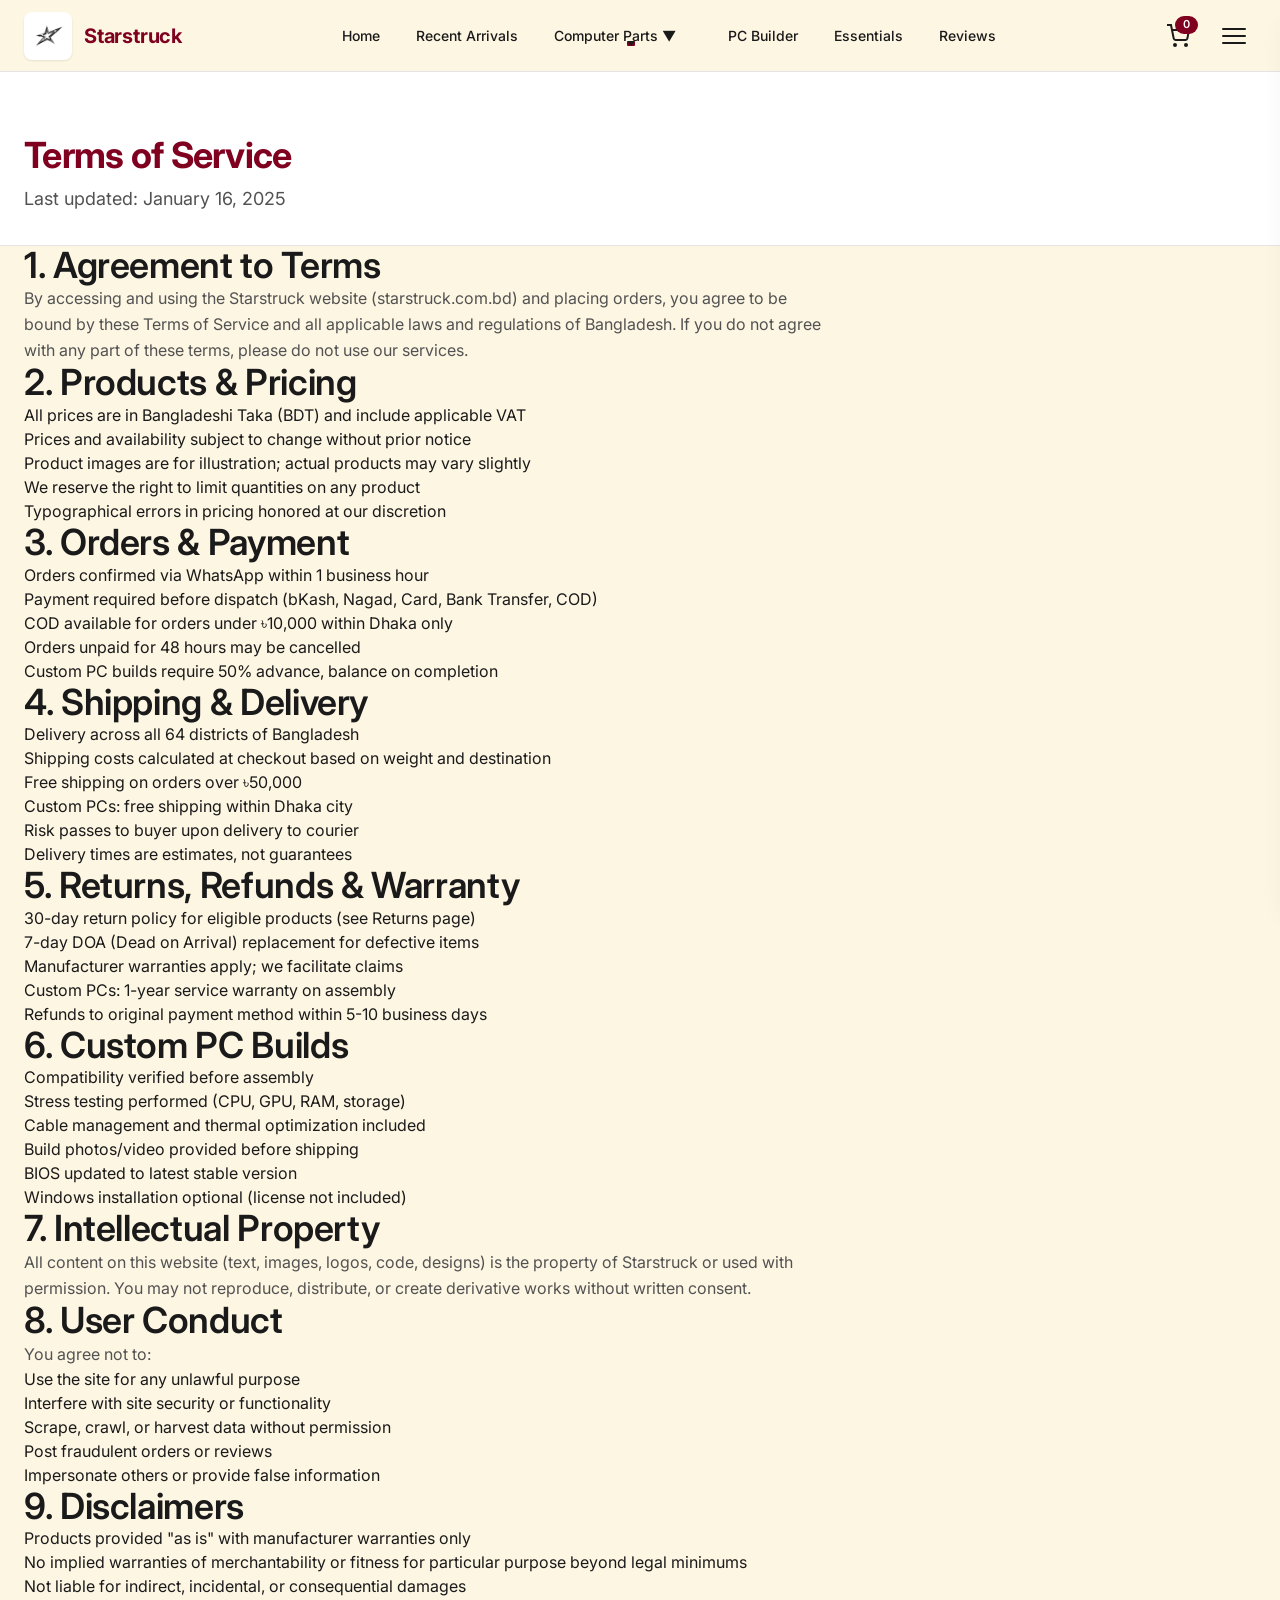
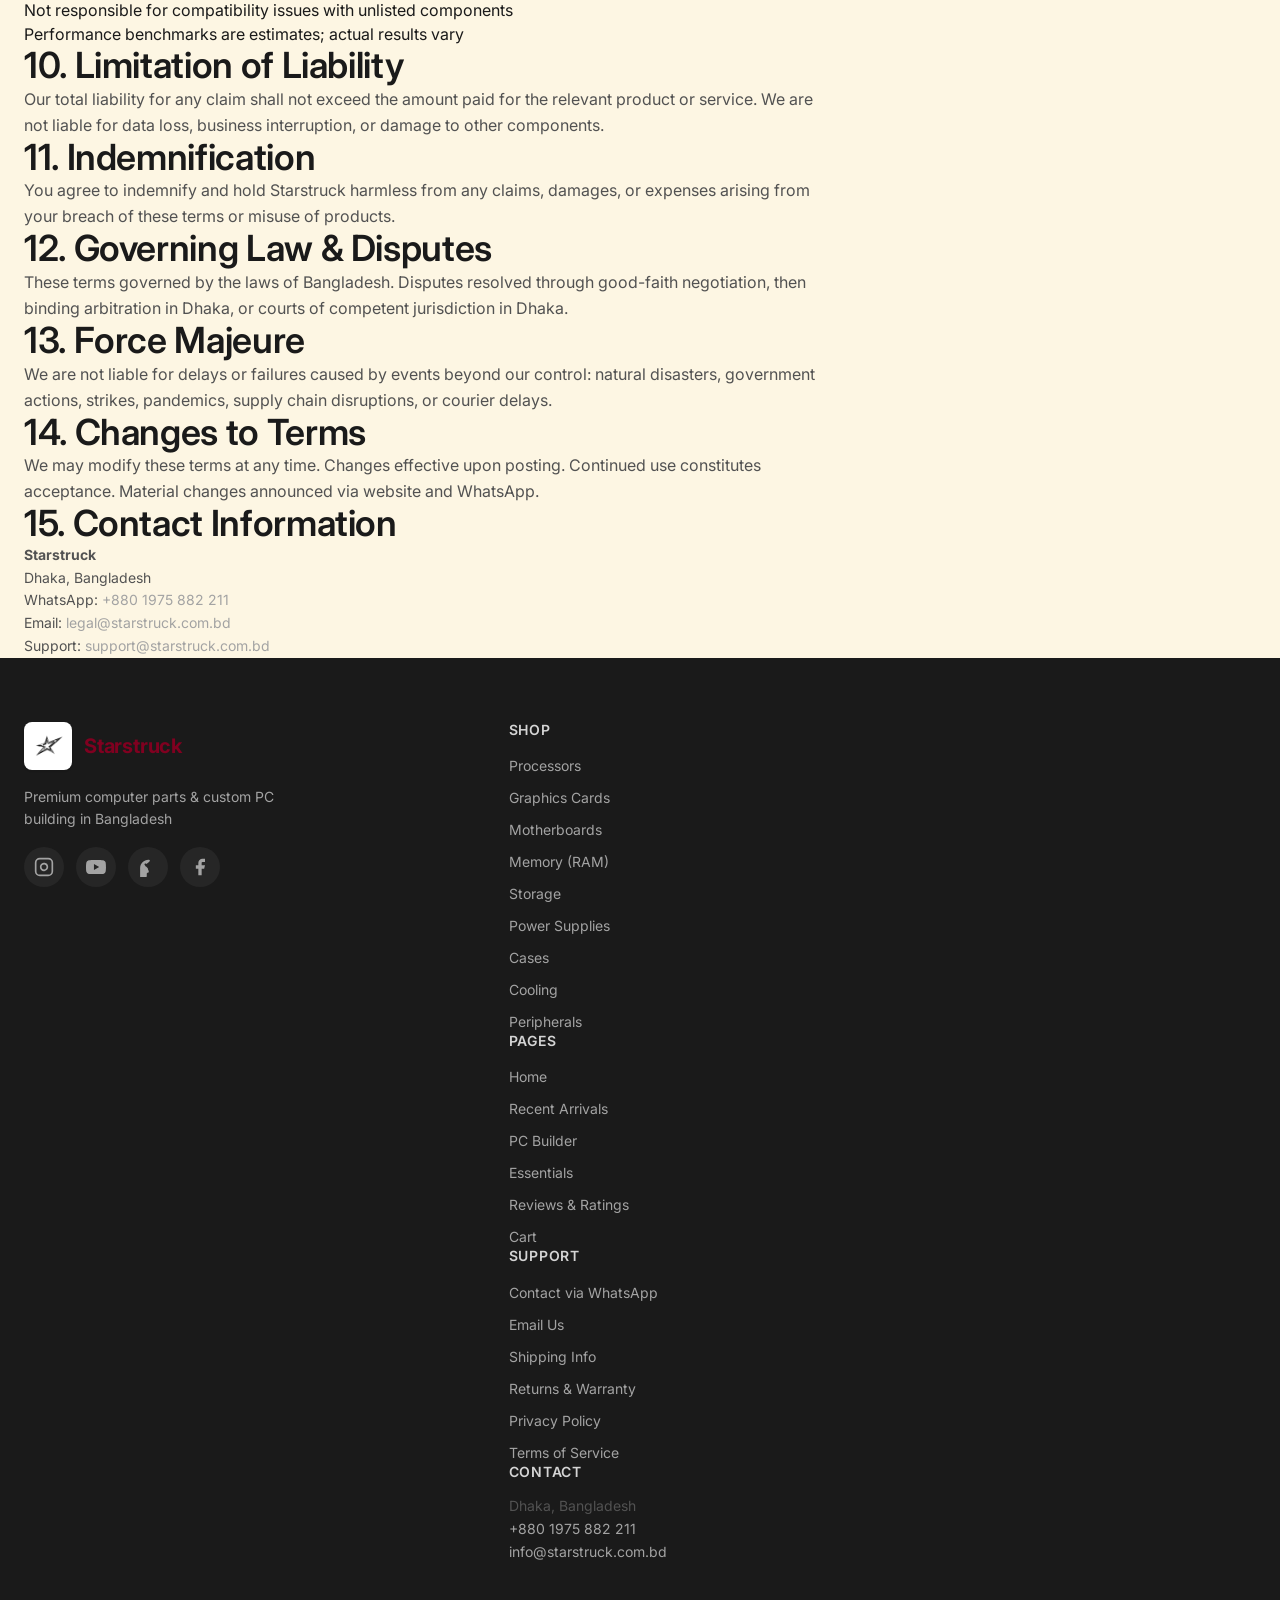
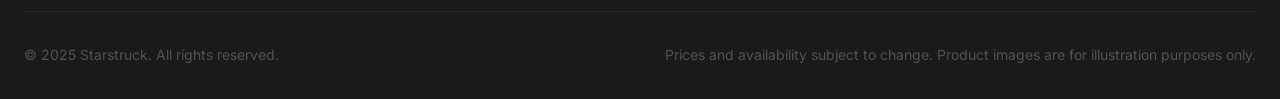
<file: pages/terms.html>
<!DOCTYPE html>
<html lang="en">
<head>
  <meta charset="UTF-8">
  <meta name="viewport" content="width=device-width, initial-scale=1.0">
  <meta name="description" content="Starstruck Terms of Service — Terms and conditions for purchasing computer parts, custom PC builds, and using our services in Bangladesh.">
  <meta name="theme-color" content="#800020">

  <meta property="og:type" content="website">
  <meta property="og:url" content="https://starstruck.com.bd/pages/terms.html">
  <meta property="og:title" content="Terms of Service — Starstruck">
  <meta property="og:description" content="Terms and conditions for purchasing computer parts and custom PC builds.">
  <meta property="og:image" content="https://starstruck.com.bd/images/og-image.jpg">
  <meta property="og:site_name" content="Starstruck">

  <link rel="canonical" href="https://starstruck.com.bd/pages/terms.html">
  <link rel="icon" type="image/svg+xml" href="/images/favicon.svg">
  <link rel="preconnect" href="https://fonts.googleapis.com">
  <link rel="preconnect" href="https://fonts.gstatic.com" crossorigin>
  <link rel="preload" as="style" href="https://fonts.googleapis.com/css2?family=Inter:wght@300;400;500;600;700&family=JetBrains+Mono:wght@400;500;600&display=swap">
  <link rel="stylesheet" href="https://fonts.googleapis.com/css2?family=Inter:wght@300;400;500;600;700&family=JetBrains+Mono:wght@400;500;600&display=swap" media="print" onload="this.media='all'">
  <link rel="stylesheet" href="/css/main.css">

  <title>Terms of Service — Starstruck</title>
</head>
<body>
  <a href="#main" class="skip-link">Skip to main content</a>

  <header class="header" role="banner">
    <div class="container header-inner">
      <a href="/" class="logo" aria-label="Starstruck Home">
        <img src="/images/logo.jpg" alt="" width="48" height="48" loading="eager" fetchpriority="high">
        <span class="logo-text">Starstruck</span>
      </a>

      <nav class="nav-desktop" role="navigation" aria-label="Main navigation">
        <ul class="nav-list">
          <li><a href="/" class="nav-link">Home</a></li>
          <li><a href="/pages/recent.html" class="nav-link">Recent Arrivals</a></li>
          <li class="nav-dropdown">
            <button class="nav-link dropdown-toggle" aria-expanded="false" aria-haspopup="true" aria-controls="parts-menu">Computer Parts ▼</button>
            <ul id="parts-menu" class="dropdown-menu" role="menu">
              <li><a href="/pages/parts.html?cat=processor" class="dropdown-item" role="menuitem">Processors</a></li>
              <li><a href="/pages/parts.html?cat=graphics" class="dropdown-item" role="menuitem">Graphics Cards</a></li>
              <li><a href="/pages/parts.html?cat=motherboard" class="dropdown-item" role="menuitem">Motherboards</a></li>
              <li><a href="/pages/parts.html?cat=ram" class="dropdown-item" role="menuitem">RAM</a></li>
              <li><a href="/pages/parts.html?cat=storage" class="dropdown-item" role="menuitem">Storage</a></li>
              <li><a href="/pages/parts.html?cat=psu" class="dropdown-item" role="menuitem">Power Supplies</a></li>
              <li><a href="/pages/parts.html?cat=casing" class="dropdown-item" role="menuitem">Cases</a></li>
              <li><a href="/pages/parts.html?cat=cooling" class="dropdown-item" role="menuitem">Cooling</a></li>
              <li><a href="/pages/parts.html?cat=peripherals" class="dropdown-item" role="menuitem">Peripherals</a></li>
            </ul>
          </li>
          <li><a href="/pages/builder.html" class="nav-link">PC Builder</a></li>
          <li><a href="/pages/essentials.html" class="nav-link">Essentials</a></li>
          <li><a href="/pages/reviews.html" class="nav-link">Reviews</a></li>
        </ul>
      </nav>

      <div class="header-actions">
        <a href="/pages/cart.html" class="cart-btn" aria-label="Shopping cart">
          <svg width="24" height="24" viewBox="0 0 24 24" fill="none" stroke="currentColor" stroke-width="2" aria-hidden="true">
            <circle cx="9" cy="21" r="1"></circle>
            <circle cx="20" cy="21" r="1"></circle>
            <path d="M1 1h4l2.68 13.39a2 2 0 0 0 2 1.61h9.72a2 2 0 0 0 2-1.61L23 6H6"></path>
          </svg>
          <span class="cart-count" aria-live="polite">0</span>
        </a>
        <button class="mobile-menu-btn" aria-expanded="false" aria-controls="mobile-menu" aria-label="Open menu">
          <span class="hamburger" aria-hidden="true"></span>
        </button>
      </div>
    </div>

    <nav id="mobile-menu" class="mobile-menu" role="navigation" aria-label="Mobile navigation" hidden>
      <div class="mobile-menu-inner">
        <button class="mobile-menu-close" aria-label="Close menu">
          <svg width="24" height="24" viewBox="0 0 24 24" fill="none" stroke="currentColor" stroke-width="2" aria-hidden="true">
            <line x1="18" y1="6" x2="6" y2="18"></line>
            <line x1="6" y1="6" x2="18" y2="18"></line>
          </svg>
        </button>
        <ul class="mobile-nav-list">
          <li><a href="/" class="mobile-nav-link">Home</a></li>
          <li><a href="/pages/recent.html" class="mobile-nav-link">Recent Arrivals</a></li>
          <li class="mobile-dropdown">
            <button class="mobile-nav-link mobile-dropdown-toggle" aria-expanded="false">Computer Parts ▼</button>
            <ul class="mobile-dropdown-menu" hidden>
              <li><a href="/pages/parts.html?cat=processor" class="mobile-dropdown-item">Processors</a></li>
              <li><a href="/pages/parts.html?cat=graphics" class="mobile-dropdown-item">Graphics Cards</a></li>
              <li><a href="/pages/parts.html?cat=motherboard" class="mobile-dropdown-item">Motherboards</a></li>
              <li><a href="/pages/parts.html?cat=ram" class="mobile-dropdown-item">RAM</a></li>
              <li><a href="/pages/parts.html?cat=storage" class="mobile-dropdown-item">Storage</a></li>
              <li><a href="/pages/parts.html?cat=psu" class="mobile-dropdown-item">Power Supplies</a></li>
              <li><a href="/pages/parts.html?cat=casing" class="mobile-dropdown-item">Cases</a></li>
              <li><a href="/pages/parts.html?cat=cooling" class="mobile-dropdown-item">Cooling</a></li>
              <li><a href="/pages/parts.html?cat=peripherals" class="mobile-dropdown-item">Peripherals</a></li>
            </ul>
          </li>
          <li><a href="/pages/builder.html" class="mobile-nav-link">PC Builder</a></li>
          <li><a href="/pages/essentials.html" class="mobile-nav-link">Essentials</a></li>
          <li><a href="/pages/reviews.html" class="mobile-nav-link">Reviews</a></li>
        </ul>
        <div class="mobile-menu-footer">
          <a href="https://wa.me/8801975882211" class="btn btn-primary btn-whatsapp" target="_blank" rel="noopener">
            <svg width="20" height="20" viewBox="0 0 24 24" fill="currentColor" aria-hidden="true"><path d="M17.472 14.382c-.297-.149-1.758-.867-2.03-.967-.273-.099-.471-.148-.67.15-.197.297-.767.966-.94 1.164-.173.199-.347.223-.644.075-.297-.15-1.255-.463-2.39-1.475-.883-.788-1.48-1.761-1.653-2.059-.173-.297-.018-.454.13-.606.134-.133.298-.347.446-.52.149-.174.198-.298.298-.497.099-.198.05-.371-.025-.52-.075-.149-.669-1.612-.916-2.207-.242-.579-.487-.5-.669-.51-.173-.008-.371-.01-.57-.01-.198 0-.52.074-.792.372-.272.297-1.04 1.016-1.04 2.479 0 1.462 1.065 2.875 1.213 3.074.149.198 2.096 3.2 5.077 4.487.709.306 1.262.489 1.694.625.712.227 1.36.195 1.871.118.571-.085 1.758-.719 2.006-1.413.248-.695.248-1.289.173-1.413-.074-.124-.272-.198-.57-.672m-5.421 7.403h-.004a31.317 31.317 0 0 1-5.378-1.826 26.617 26.617 0 0 1-4.393-4.613 1.4 1.4 0 0 1 .047-1.425l1.527-1.875a1.376 1.376 0 0 1 1.977-.225 15.286 15.286 0 0 0 3.998 1.73 7.544 7.544 0 0 0 2.664-.244c.396-.1.816-.284 1.09-.52.273-.232.472-.526.52-.83.047-.3.047-.717.047-1.378 0-.873-.215-1.709-.643-2.438-.428-.728-.974-1.17-1.584-1.426-.61-.255-1.723-.228-2.601.13-.878.358-1.678 1.002-2.196 1.794-.519.792-.822 1.778-.916 2.107-.095.33-.095.833-.095 1.134 0 .578.36 1.083.826 1.412.467.328 1.13.607 1.893.873.588.208 1.342.215 1.978.074.465-.102 1.047-.394 1.395-.856.349-.463.59-.933.736-1.286.148-.354.148-.778.048-1.106-.1-.327-.415-.726-.84-1.008-.424-.282-.93-.424-1.507-.424-.644 0-1.248.203-1.795.573-.635.424-1.055 1.029-1.254 1.626-.2.6-.2.989-.2 1.286 0 .697.22 1.415.703 1.984.243.286.577.562.977.823.384.246.797.41 1.215.485.357.063.765.048 1.145-.122.436-.192.878-.53 1.12-.855.244-.328.469-.683.695-.94.225-.258.488-.46.694-.62.207-.16.45-.263.672-.263.197 0 .394.084.57.224.176.139.354.336.533.51.18.174.34.37.48.574.14.203.233.392.275.54.043.15.043.282.043.392 0 .218-.087.433-.272.605-.218.2-.476.354-.754.45-.328.108-.77.075-1.248-.024l-.225-.048c-.59-.108-1.18-.283-1.64-.562-.488-.292-.87-.58-1.2-.854-.318-.287-.646-.512-.916-.707-.27-.194-.497-.384-.737-.506-.21-.114-.447-.148-.67-.148-.197 0-.394.084-.57.224-.192.154-.383.348-.574.574-.19.225-.333.45-.415.695-.082.245-.082.52-.082.778 0 .298.086.575.273.802.173.213.37.387.574.52.203.13.414.258.62.357.224.108.477.173.737.198.546.052 1.364-.225 2.275-.915.55-.413 1.05-.912 1.5-.137.45.775.245 1.867-.372 2.47-.618.602-1.425.915-2.195.915-.748 0-1.41-.198-1.95-.573z"/></svg>
            <span>Order on WhatsApp</span>
          </a>
        </div>
      </div>
    </nav>
  </header>

  <main id="main" role="main">
    <section class="page-header">
      <div class="container">
        <h1 class="page-title">Terms of Service</h1>
        <p class="page-description">Last updated: January 16, 2025</p>
      </div>
    </section>

    <section class="content-section">
      <div class="container">
        <div class="content-grid" style="grid-template-columns: 1fr; max-width: 800px;">
          <article class="content-card">
            <h2>1. Agreement to Terms</h2>
            <p>By accessing and using the Starstruck website (starstruck.com.bd) and placing orders, you agree to be bound by these Terms of Service and all applicable laws and regulations of Bangladesh. If you do not agree with any part of these terms, please do not use our services.</p>
          </article>

          <article class="content-card">
            <h2>2. Products & Pricing</h2>
            <ul class="feature-list">
              <li>All prices are in Bangladeshi Taka (BDT) and include applicable VAT</li>
              <li>Prices and availability subject to change without prior notice</li>
              <li>Product images are for illustration; actual products may vary slightly</li>
              <li>We reserve the right to limit quantities on any product</li>
              <li>Typographical errors in pricing honored at our discretion</li>
            </ul>
          </article>

          <article class="content-card">
            <h2>3. Orders & Payment</h2>
            <ul class="feature-list">
              <li>Orders confirmed via WhatsApp within 1 business hour</li>
              <li>Payment required before dispatch (bKash, Nagad, Card, Bank Transfer, COD)</li>
              <li>COD available for orders under ৳10,000 within Dhaka only</li>
              <li>Orders unpaid for 48 hours may be cancelled</li>
              <li>Custom PC builds require 50% advance, balance on completion</li>
            </ul>
          </article>

          <article class="content-card">
            <h2>4. Shipping & Delivery</h2>
            <ul class="feature-list">
              <li>Delivery across all 64 districts of Bangladesh</li>
              <li>Shipping costs calculated at checkout based on weight and destination</li>
              <li>Free shipping on orders over ৳50,000</li>
              <li>Custom PCs: free shipping within Dhaka city</li>
              <li>Risk passes to buyer upon delivery to courier</li>
              <li>Delivery times are estimates, not guarantees</li>
            </ul>
          </article>

          <article class="content-card">
            <h2>5. Returns, Refunds & Warranty</h2>
            <ul class="feature-list">
              <li>30-day return policy for eligible products (see Returns page)</li>
              <li>7-day DOA (Dead on Arrival) replacement for defective items</li>
              <li>Manufacturer warranties apply; we facilitate claims</li>
              <li>Custom PCs: 1-year service warranty on assembly</li>
              <li>Refunds to original payment method within 5-10 business days</li>
            </ul>
          </article>

          <article class="content-card">
            <h2>6. Custom PC Builds</h2>
            <ul class="feature-list">
              <li>Compatibility verified before assembly</li>
              <li>Stress testing performed (CPU, GPU, RAM, storage)</li>
              <li>Cable management and thermal optimization included</li>
              <li>Build photos/video provided before shipping</li>
              <li>BIOS updated to latest stable version</li>
              <li>Windows installation optional (license not included)</li>
            </ul>
          </article>

          <article class="content-card">
            <h2>7. Intellectual Property</h2>
            <p>All content on this website (text, images, logos, code, designs) is the property of Starstruck or used with permission. You may not reproduce, distribute, or create derivative works without written consent.</p>
          </article>

          <article class="content-card">
            <h2>8. User Conduct</h2>
            <p>You agree not to:</p>
            <ul class="feature-list">
              <li>Use the site for any unlawful purpose</li>
              <li>Interfere with site security or functionality</li>
              <li>Scrape, crawl, or harvest data without permission</li>
              <li>Post fraudulent orders or reviews</li>
              <li>Impersonate others or provide false information</li>
            </ul>
          </article>

          <article class="content-card">
            <h2>9. Disclaimers</h2>
            <ul class="feature-list">
              <li>Products provided "as is" with manufacturer warranties only</li>
              <li>No implied warranties of merchantability or fitness for particular purpose beyond legal minimums</li>
              <li>Not liable for indirect, incidental, or consequential damages</li>
              <li>Not responsible for compatibility issues with unlisted components</li>
              <li>Performance benchmarks are estimates; actual results vary</li>
            </ul>
          </article>

          <article class="content-card">
            <h2>10. Limitation of Liability</h2>
            <p>Our total liability for any claim shall not exceed the amount paid for the relevant product or service. We are not liable for data loss, business interruption, or damage to other components.</p>
          </article>

          <article class="content-card">
            <h2>11. Indemnification</h2>
            <p>You agree to indemnify and hold Starstruck harmless from any claims, damages, or expenses arising from your breach of these terms or misuse of products.</p>
          </article>

          <article class="content-card">
            <h2>12. Governing Law & Disputes</h2>
            <p>These terms governed by the laws of Bangladesh. Disputes resolved through good-faith negotiation, then binding arbitration in Dhaka, or courts of competent jurisdiction in Dhaka.</p>
          </article>

          <article class="content-card">
            <h2>13. Force Majeure</h2>
            <p>We are not liable for delays or failures caused by events beyond our control: natural disasters, government actions, strikes, pandemics, supply chain disruptions, or courier delays.</p>
          </article>

          <article class="content-card">
            <h2>14. Changes to Terms</h2>
            <p>We may modify these terms at any time. Changes effective upon posting. Continued use constitutes acceptance. Material changes announced via website and WhatsApp.</p>
          </article>

          <article class="content-card">
            <h2>15. Contact Information</h2>
            <address class="footer-address">
              <p><strong>Starstruck</strong></p>
              <p>Dhaka, Bangladesh</p>
              <p>WhatsApp: <a href="https://wa.me/8801975882211">+880 1975 882 211</a></p>
              <p>Email: <a href="mailto:legal@starstruck.com.bd">legal@starstruck.com.bd</a></p>
              <p>Support: <a href="mailto:support@starstruck.com.bd">support@starstruck.com.bd</a></p>
            </address>
          </article>
        </div>
      </div>
    </section>
  </main>

  <footer class="footer" role="contentinfo">
    <div class="container">
      <div class="footer-grid">
        <div class="footer-brand">
          <a href="/" class="logo" aria-label="Starstruck Home">
            <img src="/images/logo.jpg" alt="" width="48" height="48">
            <span class="logo-text">Starstruck</span>
          </a>
          <p class="footer-tagline">Premium computer parts & custom PC building in Bangladesh</p>
          <div class="social-links" role="list" aria-label="Social media">
            <a href="https://instagram.com/snrox_" class="social-link" target="_blank" rel="noopener" aria-label="Instagram">
              <svg width="20" height="20" viewBox="0 0 24 24" fill="none" stroke="currentColor" stroke-width="2" aria-hidden="true"><rect x="2" y="2" width="20" height="20" rx="5" ry="5"></rect><path d="M16 11.37A4 4 0 1 1 12.63 8 4 4 0 0 1 16 11.37z"></path><line x1="17.5" y1="6.5" x2="17.51" y2="6.5"></line></svg>
            </a>
            <a href="https://youtube.com/@raisawill" class="social-link" target="_blank" rel="noopener" aria-label="YouTube">
              <svg width="20" height="20" viewBox="0 0 24 24" fill="currentColor" aria-hidden="true"><path d="M23.498 6.186a3.016 3.016 0 0 0-2.122-2.136C19.505 3.545 12 3.545 12 3.545s-7.505 0-9.377.505A3.017 3.017 0 0 0 .502 6.186C0 8.07 0 12 0 12s0 3.93.502 5.814a3.016 3.016 0 0 0 2.122 2.136c1.871.505 9.376.505 9.376.505s7.505 0 9.377-.505a3.015 3.015 0 0 0 2.122-2.136C24 15.93 24 12 24 12s0-3.93-.502-5.814zM9.545 15.568V8.432L15.818 12 9.545 15.568z"/></svg>
            </a>
            <a href="https://tiktok.com/@starstruckbd" class="social-link" target="_blank" rel="noopener" aria-label="TikTok">
              <svg width="20" height="20" viewBox="0 0 24 24" fill="currentColor" aria-hidden="true"><path d="M12.545,3.233C7.04,3.233,2.591,7.735,2.537,13.197c0,3.749,0,7.498,0,11.246c0,1.364,0.638,2.604,2.177,2.887c1.809,0.331,3.655-0.304,4.577-1.43c0.857-1.055,1.221-2.502,1.273-4.021c0.019-0.559-0.082-1.134-0.082-1.719c0-1.145,1.472-1.113,1.472-1.113s1.006-0.588,1.006-1.396c0-1.584-0.708-2.815-2.73-2.815c-0.843,0-1.721,0.547-1.721,1.407c0,0.379,0.07,0.727,0.176,1.028c0.162,0.461,0.567,1.052,1.507,1.052c1.106,0,2.065-0.722,2.065-2.375c0-1.152-0.318-2.117-0.758-2.795c-0.629-0.975-2.228-1.773-2.707-2.378c-0.174-0.222-0.349-0.485-0.524-0.776c-0.246-0.413-0.523-0.766-0.523-1.168c0-0.572,0.51-1.053,1.418-1.053c0.697,0,1.145,0.242,1.425,0.609c0.044-0.245,0.141-0.463,0.31-0.655C15.977,4.469,14.293,3.233,12.545,3.233z"/></svg>
            </a>
            <a href="https://www.facebook.com/share/1JTThDtScw/" class="social-link" target="_blank" rel="noopener" aria-label="Facebook">
              <svg width="20" height="20" viewBox="0 0 24 24" fill="currentColor" aria-hidden="true"><path d="M18 2h-3a5 5 0 0 0-5 5v3H7v4h3v8h4v-8h3l1-4h-4V7a1 1 0 0 1 1-1h3z"/></svg>
            </a>
          </div>
        </div>
        <nav class="footer-nav" aria-label="Footer navigation">
          <div class="footer-nav-col">
            <h4>Shop</h4>
            <ul>
              <li><a href="/pages/parts.html?cat=processor">Processors</a></li>
              <li><a href="/pages/parts.html?cat=graphics">Graphics Cards</a></li>
              <li><a href="/pages/parts.html?cat=motherboard">Motherboards</a></li>
              <li><a href="/pages/parts.html?cat=ram">Memory (RAM)</a></li>
              <li><a href="/pages/parts.html?cat=storage">Storage</a></li>
              <li><a href="/pages/parts.html?cat=psu">Power Supplies</a></li>
              <li><a href="/pages/parts.html?cat=casing">Cases</a></li>
              <li><a href="/pages/parts.html?cat=cooling">Cooling</a></li>
              <li><a href="/pages/parts.html?cat=peripherals">Peripherals</a></li>
            </ul>
          </div>
          <div class="footer-nav-col">
            <h4>Pages</h4>
            <ul>
              <li><a href="/">Home</a></li>
              <li><a href="/pages/recent.html">Recent Arrivals</a></li>
              <li><a href="/pages/builder.html">PC Builder</a></li>
              <li><a href="/pages/essentials.html">Essentials</a></li>
              <li><a href="/pages/reviews.html">Reviews & Ratings</a></li>
              <li><a href="/pages/cart.html">Cart</a></li>
            </ul>
          </div>
          <div class="footer-nav-col">
            <h4>Support</h4>
            <ul>
              <li><a href="https://wa.me/8801975882211" target="_blank" rel="noopener">Contact via WhatsApp</a></li>
              <li><a href="mailto:info@starstruck.com.bd">Email Us</a></li>
              <li><a href="/pages/shipping.html">Shipping Info</a></li>
              <li><a href="/pages/returns.html">Returns & Warranty</a></li>
              <li><a href="/pages/privacy.html">Privacy Policy</a></li>
              <li><a href="/pages/terms.html">Terms of Service</a></li>
            </ul>
          </div>
          <div class="footer-nav-col">
            <h4>Contact</h4>
            <address class="footer-address">
              <p>Dhaka, Bangladesh</p>
              <p><a href="tel:+8801975882211">+880 1975 882 211</a></p>
              <p><a href="mailto:info@starstruck.com.bd">info@starstruck.com.bd</a></p>
            </address>
          </div>
        </nav>
      </div>
      <div class="footer-bottom">
        <p>&copy; 2025 Starstruck. All rights reserved.</p>
        <p class="footer-disclaimer">Prices and availability subject to change. Product images are for illustration purposes only.</p>
      </div>
    </div>
  </footer>

  <div id="toast-container" class="toast-container" role="region" aria-label="Notifications" aria-live="polite"></div>

  <aside id="cart-sidebar" class="cart-sidebar" role="dialog" aria-label="Shopping cart" aria-hidden="true">
    <div class="cart-sidebar-inner">
      <header class="cart-header">
        <h2>Your Cart</h2>
        <button class="cart-close" aria-label="Close cart">&times;</button>
      </header>
      <div class="cart-items" id="cart-items" role="list"></div>
      <footer class="cart-footer">
        <div class="cart-summary">
          <span>Subtotal</span>
          <span class="cart-subtotal">৳0</span>
        </div>
        <a href="/pages/cart.html" class="btn btn-primary btn-full">View Cart & Checkout</a>
        <button class="btn btn-secondary btn-full cart-clear" disabled>Clear Cart</button>
      </footer>
    </div>
  </aside>
  <div class="cart-overlay" aria-hidden="true"></div>

  <script src="/js/main.js"></script>
</body>
</html>
</file>
<file: css/main.css>
/* ========================================
   STARSTRUCK — Main Stylesheet
   Color Theme: Burgundy #800020, Cream #FDF6E3, Pink #E8B4B8
   ======================================== */

/* ========================================
   CSS Custom Properties (Design Tokens)
   ======================================== */
:root {
  /* Colors */
  --color-burgundy: #800020;
  --color-burgundy-dark: #5c0016;
  --color-burgundy-light: #a8002a;
  --color-cream: #FDF6E3;
  --color-cream-dark: #F5ECD8;
  --color-pink: #E8B4B8;
  --color-pink-dark: #D4999E;
  --color-pink-light: #F2D0D3;

  /* Neutrals */
  --color-white: #FFFFFF;
  --color-black: #1A1A1A;
  --color-gray-50: #FAFAFA;
  --color-gray-100: #F5F5F5;
  --color-gray-200: #E5E5E5;
  --color-gray-300: #D4D4D4;
  --color-gray-400: #A3A3A3;
  --color-gray-500: #737373;
  --color-gray-600: #525252;
  --color-gray-700: #404040;
  --color-gray-800: #262626;
  --color-gray-900: #171717;

  /* Semantic */
  --color-bg: var(--color-cream);
  --color-bg-elevated: var(--color-white);
  --color-text: var(--color-black);
  --color-text-muted: var(--color-gray-600);
  --color-text-light: var(--color-gray-500);
  --color-primary: var(--color-burgundy);
  --color-primary-hover: var(--color-burgundy-dark);
  --color-primary-light: var(--color-burgundy-light);
  --color-accent: var(--color-pink);
  --color-accent-hover: var(--color-pink-dark);
  --color-border: var(--color-gray-200);
  --color-border-focus: var(--color-burgundy);
  --color-success: #166534;
  --color-success-bg: #DCFCE7;
  --color-error: #991B1B;
  --color-error-bg: #FEF2F2;
  --color-warning: #854D0E;
  --color-warning-bg: #FEF9C3;

  /* Shadows */
  --shadow-xs: 0 1px 2px rgba(0, 0, 0, 0.03);
  --shadow-sm: 0 1px 3px rgba(0, 0, 0, 0.06), 0 1px 2px rgba(0, 0, 0, 0.04);
  --shadow-md: 0 4px 6px -1px rgba(0, 0, 0, 0.06), 0 2px 4px -2px rgba(0, 0, 0, 0.04);
  --shadow-lg: 0 10px 15px -3px rgba(0, 0, 0, 0.06), 0 4px 6px -4px rgba(0, 0, 0, 0.04);
  --shadow-xl: 0 20px 25px -5px rgba(0, 0, 0, 0.06), 0 8px 10px -6px rgba(0, 0, 0, 0.04);
  --shadow-inner: inset 0 2px 4px rgba(0, 0, 0, 0.04);

  /* Radii */
  --radius-xs: 4px;
  --radius-sm: 6px;
  --radius-md: 8px;
  --radius-lg: 12px;
  --radius-xl: 16px;
  --radius-2xl: 24px;
  --radius-full: 9999px;

  /* Spacing Scale */
  --space-1: 4px;
  --space-2: 8px;
  --space-3: 12px;
  --space-4: 16px;
  --space-5: 20px;
  --space-6: 24px;
  --space-8: 32px;
  --space-10: 40px;
  --space-12: 48px;
  --space-16: 64px;
  --space-20: 80px;
  --space-24: 96px;

  /* Typography */
  --font-sans: 'Inter', -apple-system, BlinkMacSystemFont, 'Segoe UI', Roboto, sans-serif;
  --font-mono: 'JetBrains Mono', 'SF Mono', 'Fira Code', monospace;

  --text-xs: 0.75rem;    /* 12px */
  --text-sm: 0.875rem;   /* 14px */
  --text-base: 1rem;     /* 16px */
  --text-lg: 1.125rem;   /* 18px */
  --text-xl: 1.25rem;    /* 20px */
  --text-2xl: 1.5rem;    /* 24px */
  --text-3xl: 1.875rem;  /* 30px */
  --text-4xl: 2.25rem;   /* 36px */
  --text-5xl: 3rem;      /* 48px */
  --text-6xl: 3.75rem;   /* 60px */

  --leading-tight: 1.1;
  --leading-snug: 1.375;
  --leading-normal: 1.5;
  --leading-relaxed: 1.625;

  /* Transitions */
  --ease-out: cubic-bezier(0.16, 1, 0.3, 1);
  --ease-in: cubic-bezier(0.7, 0, 0.84, 0);
  --ease-in-out: cubic-bezier(0.4, 0, 0.2, 1);
  --ease-spring: cubic-bezier(0.34, 1.56, 0.64, 1);

  --duration-fast: 120ms;
  --duration-normal: 200ms;
  --duration-slow: 300ms;
  --duration-slower: 500ms;

  /* Z-Index */
  --z-dropdown: 100;
  --z-sticky: 200;
  --z-fixed: 300;
  --z-modal-backdrop: 400;
  --z-modal: 500;
  --z-popover: 600;
  --z-toast: 700;
  --z-tooltip: 800;

  /* Container */
  --container-max: 1280px;
  --container-padding: var(--space-6);

  /* Header Height */
  --header-height: 72px;
}

/* Dark Mode (optional, respects system preference) */
@media (prefers-color-scheme: dark) {
  :root {
    --color-bg: #1A1A1A;
    --color-bg-elevated: #262626;
    --color-text: #FAFAFA;
    --color-text-muted: #A3A3A3;
    --color-text-light: #737373;
    --color-border: #404040;
    --color-cream: #1A1A1A;
    --color-cream-dark: #262626;
  }
}

/* Reduced Motion */
@media (prefers-reduced-motion: reduce) {
  *,
  *::before,
  *::after {
    animation-duration: 0.01ms !important;
    animation-iteration-count: 1 !important;
    transition-duration: 0.01ms !important;
    scroll-behavior: auto !important;
  }
}

/* ========================================
   Reset & Base
   ======================================== */
*, *::before, *::after {
  box-sizing: border-box;
  margin: 0;
  padding: 0;
}

html {
  font-size: 16px;
  scroll-behavior: smooth;
  -webkit-text-size-adjust: 100%;
  -webkit-font-smoothing: antialiased;
  -moz-osx-font-smoothing: grayscale;
}

@media (max-width: 640px) {
  html { font-size: 15px; }
}

body {
  font-family: var(--font-sans);
  font-size: var(--text-base);
  line-height: var(--leading-normal);
  color: var(--color-text);
  background-color: var(--color-bg);
  min-height: 100vh;
  display: flex;
  flex-direction: column;
}

img, video, canvas, svg {
  display: block;
  max-width: 100%;
  height: auto;
}

a {
  color: inherit;
  text-decoration: none;
}

button {
  font-family: inherit;
  font-size: inherit;
  line-height: inherit;
  background: none;
  border: none;
  cursor: pointer;
}

input, select, textarea {
  font-family: inherit;
  font-size: inherit;
  line-height: inherit;
}

ul, ol {
  list-style: none;
}

address {
  font-style: normal;
}

/* Focus Visible */
:focus-visible {
  outline: 2px solid var(--color-border-focus);
  outline-offset: 2px;
}

:focus:not(:focus-visible) {
  outline: none;
}

/* Selection */
::selection {
  background-color: var(--color-pink-light);
  color: var(--color-burgundy-dark);
}

/* Skip Link */
.skip-link {
  position: absolute;
  top: -100%;
  left: var(--space-4);
  padding: var(--space-2) var(--space-4);
  background: var(--color-burgundy);
  color: var(--color-white);
  border-radius: var(--radius-md);
  z-index: var(--z-tooltip);
  transition: top var(--duration-fast) var(--ease-out);
}

.skip-link:focus {
  top: var(--space-4);
}

/* Container */
.container {
  width: 100%;
  max-width: var(--container-max);
  margin: 0 auto;
  padding: 0 var(--container-padding);
}

/* ========================================
   Typography
   ======================================== */
h1, h2, h3, h4, h5, h6 {
  font-weight: 600;
  line-height: var(--leading-tight);
  color: var(--color-text);
}

h1 { font-size: var(--text-5xl); letter-spacing: -0.02em; }
h2 { font-size: var(--text-4xl); letter-spacing: -0.01em; }
h3 { font-size: var(--text-2xl); }
h4 { font-size: var(--text-xl); }
h5 { font-size: var(--text-lg); }
h6 { font-size: var(--text-base); }

@media (max-width: 768px) {
  h1 { font-size: var(--text-4xl); }
  h2 { font-size: var(--text-3xl); }
  h3 { font-size: var(--text-xl); }
}

p {
  color: var(--color-text-muted);
  line-height: var(--leading-relaxed);
}

.section-header {
  text-align: center;
  margin-bottom: var(--space-10);
}

.section-title {
  margin-bottom: var(--space-2);
}

.section-subtitle {
  font-size: var(--text-lg);
  color: var(--color-text-light);
}

.section-view-all {
  display: inline-flex;
  align-items: center;
  gap: var(--space-2);
  margin-top: var(--space-4);
  font-size: var(--text-sm);
  font-weight: 500;
  color: var(--color-primary);
  transition: color var(--duration-fast) var(--ease-out);
}

.section-view-all:hover {
  color: var(--color-primary-hover);
}

/* ========================================
   Buttons
   ======================================== */
.btn {
  display: inline-flex;
  align-items: center;
  justify-content: center;
  gap: var(--space-2);
  padding: var(--space-3) var(--space-6);
  font-size: var(--text-sm);
  font-weight: 500;
  line-height: 1.5;
  border-radius: var(--radius-md);
  transition: all var(--duration-normal) var(--ease-out);
  white-space: nowrap;
  border: 2px solid transparent;
}

.btn:disabled {
  opacity: 0.5;
  cursor: not-allowed;
}

.btn-primary {
  background-color: var(--color-burgundy);
  color: var(--color-white);
  border-color: var(--color-burgundy);
}

.btn-primary:hover:not(:disabled) {
  background-color: var(--color-burgundy-dark);
  border-color: var(--color-burgundy-dark);
  transform: translateY(-1px);
  box-shadow: var(--shadow-md);
}

.btn-primary:active:not(:disabled) {
  transform: translateY(0) scale(0.98);
}

.btn-secondary {
  background-color: var(--color-white);
  color: var(--color-burgundy);
  border-color: var(--color-burgundy);
}

.btn-secondary:hover:not(:disabled) {
  background-color: var(--color-cream-dark);
  transform: translateY(-1px);
  box-shadow: var(--shadow-md);
}

.btn-secondary:active:not(:disabled) {
  transform: translateY(0) scale(0.98);
}

.btn-whatsapp {
  background-color: #25D366;
  color: var(--color-white);
  border-color: #25D366;
}

.btn-whatsapp:hover:not(:disabled) {
  background-color: #1DB954;
  border-color: #1DB954;
  transform: translateY(-1px);
  box-shadow: var(--shadow-md);
}

.btn-full {
  width: 100%;
}

.btn-lg {
  padding: var(--space-4) var(--space-8);
  font-size: var(--text-base);
}

.btn-sm {
  padding: var(--space-2) var(--space-4);
  font-size: var(--text-xs);
}

/* ========================================
   Header & Navigation
   ======================================== */
.header {
  position: sticky;
  top: 0;
  z-index: var(--z-sticky);
  height: var(--header-height);
  background-color: rgba(253, 246, 227, 0.95);
  backdrop-filter: blur(20px) saturate(180%);
  -webkit-backdrop-filter: blur(20px) saturate(180%);
  border-bottom: 1px solid var(--color-border);
  transition: box-shadow var(--duration-normal) var(--ease-out),
              background-color var(--duration-normal) var(--ease-out);
}

.header.scrolled {
  box-shadow: var(--shadow-sm);
  background-color: rgba(253, 246, 227, 0.98);
}

.header-inner {
  display: flex;
  align-items: center;
  justify-content: space-between;
  height: 100%;
  gap: var(--space-6);
}

.logo {
  display: flex;
  align-items: center;
  gap: var(--space-3);
  flex-shrink: 0;
}

.logo img {
  width: 48px;
  height: 48px;
  border-radius: var(--radius-md);
  object-fit: contain;
  background: var(--color-white);
  padding: var(--space-1);
  box-shadow: var(--shadow-sm);
}

.logo-text {
  font-size: var(--text-xl);
  font-weight: 700;
  color: var(--color-burgundy);
  letter-spacing: -0.01em;
}

/* Desktop Nav */
.nav-desktop {
  display: none;
  flex: 1;
  justify-content: center;
}

@media (min-width: 1024px) {
  .nav-desktop { display: flex; }
}

.nav-list {
  display: flex;
  align-items: center;
  gap: var(--space-1);
}

.nav-link {
  display: flex;
  align-items: center;
  gap: var(--space-1);
  padding: var(--space-2) var(--space-4);
  font-size: var(--text-sm);
  font-weight: 500;
  color: var(--color-text);
  border-radius: var(--radius-md);
  transition: color var(--duration-fast) var(--ease-out),
              background-color var(--duration-fast) var(--ease-out);
  position: relative;
}

.nav-link::after {
  content: '';
  position: absolute;
  bottom: var(--space-2);
  left: 50%;
  width: 0;
  height: 2px;
  background: var(--color-burgundy);
  border-radius: 1px;
  transform: translateX(-50%);
  transition: width var(--duration-normal) var(--ease-out);
}

.nav-link:hover {
  color: var(--color-burgundy);
  background-color: var(--color-pink-light);
}

.nav-link:hover::after {
  width: calc(100% - var(--space-8));
}

.nav-link.active {
  color: var(--color-burgundy);
}

.nav-link.active::after {
  width: calc(100% - var(--space-8));
}

/* Dropdown */
.nav-dropdown {
  position: relative;
}

.dropdown-toggle {
  padding-right: var(--space-8);
}

.dropdown-toggle::after {
  content: '';
  width: 0;
  height: 0;
  border-left: 4px solid transparent;
  border-right: 4px solid transparent;
  border-top: 5px solid currentColor;
  margin-left: var(--space-2);
  transition: transform var(--duration-fast) var(--ease-out);
}

.nav-dropdown:hover .dropdown-toggle::after {
  transform: translateX(-50%) rotate(180deg);
}

.dropdown-menu {
  position: absolute;
  top: calc(100% + var(--space-2));
  left: 0;
  min-width: 200px;
  background: var(--color-white);
  border: 1px solid var(--color-border);
  border-radius: var(--radius-lg);
  box-shadow: var(--shadow-xl);
  padding: var(--space-2);
  opacity: 0;
  visibility: hidden;
  transform: translateY(-8px);
  transition: opacity var(--duration-normal) var(--ease-out),
              transform var(--duration-normal) var(--ease-out),
              visibility var(--duration-normal) var(--ease-out);
  z-index: var(--z-dropdown);
}

.nav-dropdown:hover .dropdown-menu {
  opacity: 1;
  visibility: visible;
  transform: translateY(0);
}

.dropdown-item {
  display: block;
  padding: var(--space-2) var(--space-4);
  font-size: var(--text-sm);
  color: var(--color-text);
  border-radius: var(--radius-md);
  transition: background-color var(--duration-fast) var(--ease-out),
              color var(--duration-fast) var(--ease-out);
}

.dropdown-item:hover {
  background-color: var(--color-pink-light);
  color: var(--color-burgundy);
}

/* Header Actions */
.header-actions {
  display: flex;
  align-items: center;
  gap: var(--space-3);
  flex-shrink: 0;
}

.cart-btn {
  position: relative;
  display: flex;
  align-items: center;
  justify-content: center;
  width: 44px;
  height: 44px;
  color: var(--color-text);
  border-radius: var(--radius-full);
  transition: background-color var(--duration-fast) var(--ease-out),
              color var(--duration-fast) var(--ease-out);
}

.cart-btn:hover {
  background-color: var(--color-pink-light);
  color: var(--color-burgundy);
}

.cart-count {
  position: absolute;
  top: 2px;
  right: 2px;
  min-width: 18px;
  height: 18px;
  padding: 0 var(--space-2);
  font-size: 11px;
  font-weight: 600;
  color: var(--color-white);
  background: var(--color-burgundy);
  border-radius: var(--radius-full);
  display: flex;
  align-items: center;
  justify-content: center;
  transform: scale(0);
  transform-origin: top right;
  transition: transform var(--duration-fast) var(--ease-spring);
}

.cart-count:not(:empty) {
  transform: scale(1);
}

/* Mobile Menu Button */
.mobile-menu-btn {
  display: flex;
  align-items: center;
  justify-content: center;
  width: 44px;
  height: 44px;
  color: var(--color-text);
  border-radius: var(--radius-md);
  transition: background-color var(--duration-fast) var(--ease-out);
}

.mobile-menu-btn:hover {
  background-color: var(--color-pink-light);
}

.hamburger {
  position: relative;
  width: 24px;
  height: 2px;
  background: currentColor;
  border-radius: 1px;
  transition: background-color var(--duration-normal) var(--ease-out);
}

.hamburger::before,
.hamburger::after {
  content: '';
  position: absolute;
  left: 0;
  width: 100%;
  height: 2px;
  background: currentColor;
  border-radius: 1px;
  transition: transform var(--duration-normal) var(--ease-spring);
}

.hamburger::before { top: -7px; }
.hamburger::after { bottom: -7px; }

.mobile-menu-btn[aria-expanded="true"] .hamburger {
  background-color: transparent;
}

.mobile-menu-btn[aria-expanded="true"] .hamburger::before {
  transform: translateY(7px) rotate(45deg);
}

.mobile-menu-btn[aria-expanded="true"] .hamburger::after {
  transform: translateY(-7px) rotate(-45deg);
}

/* Mobile Menu */
.mobile-menu {
  position: fixed;
  top: 0;
  right: 0;
  bottom: 0;
  width: 100%;
  max-width: 320px;
  background: var(--color-white);
  box-shadow: var(--shadow-xl);
  z-index: var(--z-modal);
  transform: translateX(100%);
  transition: transform var(--duration-slower) var(--ease-out);
  display: flex;
  flex-direction: column;
}

.mobile-menu[hidden] {
  display: none;
}

.mobile-menu.open {
  transform: translateX(0);
}

.mobile-menu-inner {
  display: flex;
  flex-direction: column;
  height: 100%;
  padding: var(--space-6);
  overflow-y: auto;
}

.mobile-menu-close {
  align-self: flex-end;
  width: 44px;
  height: 44px;
  display: flex;
  align-items: center;
  justify-content: center;
  color: var(--color-text);
  border-radius: var(--radius-md);
  margin-bottom: var(--space-4);
  transition: background-color var(--duration-fast) var(--ease-out);
}

.mobile-menu-close:hover {
  background-color: var(--color-pink-light);
}

.mobile-nav-list {
  display: flex;
  flex-direction: column;
  gap: var(--space-1);
  flex: 1;
}

.mobile-nav-link {
  display: flex;
  align-items: center;
  justify-content: space-between;
  padding: var(--space-4);
  font-size: var(--text-lg);
  font-weight: 500;
  color: var(--color-text);
  border-radius: var(--radius-md);
  transition: background-color var(--duration-fast) var(--ease-out),
              color var(--duration-fast) var(--ease-out);
}

.mobile-nav-link:hover,
.mobile-nav-link.active {
  background-color: var(--color-pink-light);
  color: var(--color-burgundy);
}

.mobile-dropdown-toggle::after {
  content: '▼';
  font-size: 10px;
  transition: transform var(--duration-fast) var(--ease-out);
}

.mobile-dropdown[aria-expanded="true"] .mobile-dropdown-toggle::after {
  transform: rotate(180deg);
}

.mobile-dropdown-menu {
  padding-left: var(--space-4);
  margin-top: var(--space-1);
  border-left: 2px solid var(--color-pink);
  animation: slideDown var(--duration-normal) var(--ease-out);
}

@keyframes slideDown {
  from { opacity: 0; transform: translateY(-8px); }
  to { opacity: 1; transform: translateY(0); }
}

.mobile-dropdown-item {
  display: block;
  padding: var(--space-3) var(--space-4);
  font-size: var(--text-base);
  color: var(--color-text-muted);
  border-radius: var(--radius-md);
  transition: color var(--duration-fast) var(--ease-out);
}

.mobile-dropdown-item:hover {
  color: var(--color-burgundy);
}

.mobile-menu-footer {
  margin-top: auto;
  padding-top: var(--space-6);
  border-top: 1px solid var(--color-border);
}

/* Cart Overlay */
.cart-overlay {
  position: fixed;
  inset: 0;
  background: rgba(0, 0, 0, 0.5);
  backdrop-filter: blur(4px);
  opacity: 0;
  visibility: hidden;
  z-index: var(--z-modal-backdrop);
  transition: opacity var(--duration-normal) var(--ease-out),
              visibility var(--duration-normal) var(--ease-out);
}

.cart-overlay.open {
  opacity: 1;
  visibility: visible;
}

/* ========================================
   Hero Section
   ======================================== */
.hero {
  position: relative;
  min-height: calc(100vh - var(--header-height));
  display: flex;
  align-items: center;
  padding: var(--space-16) 0;
  overflow: hidden;
}

.hero-bg {
  position: absolute;
  inset: 0;
  background:
    radial-gradient(ellipse 80% 50% at 50% 0%, var(--color-pink-light) 0%, transparent 70%),
    radial-gradient(ellipse 60% 40% at 100% 100%, var(--color-burgundy) 0%, transparent 60%),
    var(--color-cream);
  opacity: 0.6;
  z-index: -1;
}

.hero-content {
  max-width: 720px;
  text-align: center;
  margin: 0 auto;
}

.hero-title {
  font-size: clamp(var(--text-4xl), 6vw, var(--text-6xl));
  font-weight: 700;
  line-height: var(--leading-tight);
  color: var(--color-burgundy);
  letter-spacing: -0.02em;
  margin-bottom: var(--space-6);
  animation: fadeInUp var(--duration-slower) var(--ease-out);
}

.hero-subtitle {
  font-size: clamp(var(--text-lg), 2.5vw, var(--text-xl));
  color: var(--color-text-muted);
  margin-bottom: var(--space-10);
  max-width: 560px;
  margin-left: auto;
  margin-right: auto;
  animation: fadeInUp var(--duration-slower) var(--ease-out) 0.1s both;
}

.hero-actions {
  display: flex;
  flex-wrap: wrap;
  gap: var(--space-4);
  justify-content: center;
  margin-bottom: var(--space-12);
  animation: fadeInUp var(--duration-slower) var(--ease-out) 0.2s both;
}

.hero-trust {
  display: flex;
  flex-wrap: wrap;
  gap: var(--space-6);
  justify-content: center;
  animation: fadeInUp var(--duration-slower) var(--ease-out) 0.3s both;
}

.trust-item {
  display: flex;
  align-items: center;
  gap: var(--space-2);
  padding: var(--space-2) var(--space-4);
  background: var(--color-white);
  border: 1px solid var(--color-border);
  border-radius: var(--radius-full);
  font-size: var(--text-sm);
  font-weight: 500;
  color: var(--color-text);
  box-shadow: var(--shadow-sm);
  transition: transform var(--duration-normal) var(--ease-out),
              box-shadow var(--duration-normal) var(--ease-out);
}

.trust-item:hover {
  transform: translateY(-2px);
  box-shadow: var(--shadow-md);
}

.trust-item svg {
  color: var(--color-burgundy);
  flex-shrink: 0;
}

@keyframes fadeInUp {
  from {
    opacity: 0;
    transform: translateY(20px);
  }
  to {
    opacity: 1;
    transform: translateY(0);
  }
}

/* ========================================
   Categories Section
   ======================================== */
.categories {
  padding: var(--space-20) 0;
  background: var(--color-white);
}

.categories-grid {
  display: grid;
  grid-template-columns: repeat(2, 1fr);
  gap: var(--space-4);
}

@media (min-width: 640px) {
  .categories-grid { grid-template-columns: repeat(3, 1fr); }
}

@media (min-width: 1024px) {
  .categories-grid { grid-template-columns: repeat(4, 1fr); }
}

.category-card {
  position: relative;
  display: flex;
  flex-direction: column;
  align-items: center;
  text-align: center;
  padding: var(--space-8) var(--space-6);
  background: var(--color-cream);
  border: 1px solid var(--color-border);
  border-radius: var(--radius-xl);
  transition: transform var(--duration-normal) var(--ease-out),
              box-shadow var(--duration-normal) var(--ease-out),
              border-color var(--duration-normal) var(--ease-out);
  overflow: hidden;
}

.category-card::before {
  content: '';
  position: absolute;
  inset: 0;
  background: linear-gradient(135deg, var(--color-pink-light) 0%, transparent 50%);
  opacity: 0;
  transition: opacity var(--duration-normal) var(--ease-out);
}

.category-card:hover {
  transform: translateY(-4px);
  box-shadow: var(--shadow-lg);
  border-color: var(--color-pink);
}

.category-card:hover::before {
  opacity: 1;
}

.category-icon {
  display: flex;
  align-items: center;
  justify-content: center;
  width: 64px;
  height: 64px;
  background: var(--color-white);
  border-radius: var(--radius-lg);
  color: var(--color-burgundy);
  box-shadow: var(--shadow-sm);
  margin-bottom: var(--space-4);
  transition: transform var(--duration-normal) var(--ease-spring),
              color var(--duration-normal) var(--ease-out);
}

.category-card:hover .category-icon {
  transform: scale(1.05) rotate(-2deg);
  color: var(--color-pink-dark);
}

.category-card h3 {
  margin-bottom: var(--space-1);
}

.category-card p {
  font-size: var(--text-sm);
  color: var(--color-text-light);
  margin-bottom: var(--space-4);
}

.category-link {
  display: inline-flex;
  align-items: center;
  gap: var(--space-1);
  font-size: var(--text-sm);
  font-weight: 500;
  color: var(--color-burgundy);
  transition: gap var(--duration-fast) var(--ease-out);
}

.category-link:hover {
  gap: var(--space-3);
}

/* ========================================
   Product Grid & Cards
   ======================================== */
.products-grid {
  display: grid;
  grid-template-columns: 1fr;
  gap: var(--space-6);
}

@media (min-width: 640px) {
  .products-grid { grid-template-columns: repeat(2, 1fr); }
}

@media (min-width: 1024px) {
  .products-grid { grid-template-columns: repeat(4, 1fr); }
}

.product-card {
  display: flex;
  flex-direction: column;
  background: var(--color-white);
  border: 1px solid var(--color-border);
  border-radius: var(--radius-xl);
  overflow: hidden;
  transition: transform var(--duration-normal) var(--ease-out),
              box-shadow var(--duration-normal) var(--ease-out),
              border-color var(--duration-normal) var(--ease-out);
}

.product-card:hover {
  transform: translateY(-4px);
  box-shadow: var(--shadow-lg);
  border-color: var(--color-pink);
}

.product-image {
  position: relative;
  aspect-ratio: 1 / 1;
  background: var(--color-cream);
  overflow: hidden;
}

.product-image img {
  width: 100%;
  height: 100%;
  object-fit: cover;
  transition: transform var(--duration-slower) var(--ease-out);
}

.product-card:hover .product-image img {
  transform: scale(1.05);
}

.product-badge {
  position: absolute;
  top: var(--space-3);
  left: var(--space-3);
  padding: var(--space-1) var(--space-3);
  font-size: var(--text-xs);
  font-weight: 600;
  color: var(--color-white);
  background: var(--color-burgundy);
  border-radius: var(--radius-full);
}

.product-badge.new {
  background: var(--color-pink-dark);
}

.product-badge.sale {
  background: var(--color-success);
}

.product-actions {
  position: absolute;
  bottom: var(--space-3);
  left: var(--space-3);
  right: var(--space-3);
  display: flex;
  gap: var(--space-2);
  opacity: 0;
  transform: translateY(10px);
  transition: opacity var(--duration-normal) var(--ease-out),
              transform var(--duration-normal) var(--ease-out);
}

.product-card:hover .product-actions {
  opacity: 1;
  transform: translateY(0);
}

.product-actions .btn {
  flex: 1;
  padding: var(--space-2) var(--space-3);
  font-size: var(--text-xs);
}

.product-info {
  padding: var(--space-4);
  display: flex;
  flex-direction: column;
  flex: 1;
}

.product-category {
  font-size: var(--text-xs);
  font-weight: 500;
  color: var(--color-burgundy);
  text-transform: uppercase;
  letter-spacing: 0.05em;
  margin-bottom: var(--space-1);
}

.product-name {
  font-size: var(--text-base);
  font-weight: 600;
  color: var(--color-text);
  margin-bottom: var(--space-2);
  line-height: var(--leading-snug);
  display: -webkit-box;
  -webkit-line-clamp: 2;
  -webkit-box-orient: vertical;
  overflow: hidden;
}

.product-price {
  font-size: var(--text-lg);
  font-weight: 700;
  color: var(--color-burgundy);
  font-family: var(--font-mono);
  margin-top: auto;
  margin-bottom: var(--space-4);
}

.product-footer {
  display: flex;
  gap: var(--space-2);
}

.product-footer .btn {
  flex: 1;
  padding: var(--space-2) var(--space-3);
  font-size: var(--text-sm);
}

/* ========================================
   Essentials Preview
   ======================================== */
.essentials-preview {
  padding: var(--space-20) 0;
  background: var(--color-white);
}

.essentials-grid {
  display: grid;
  grid-template-columns: 1fr;
  gap: var(--space-6);
}

@media (min-width: 768px) {
  .essentials-grid { grid-template-columns: repeat(3, 1fr); }
}

.essential-card {
  display: flex;
  flex-direction: column;
  padding: var(--space-6);
  background: var(--color-cream);
  border: 1px solid var(--color-border);
  border-radius: var(--radius-xl);
  transition: transform var(--duration-normal) var(--ease-out),
              box-shadow var(--duration-normal) var(--ease-out);
}

.essential-card:hover {
  transform: translateY(-4px);
  box-shadow: var(--shadow-lg);
}

.essential-icon {
  width: 48px;
  height: 48px;
  background: var(--color-white);
  border-radius: var(--radius-lg);
  display: flex;
  align-items: center;
  justify-content: center;
  color: var(--color-burgundy);
  margin-bottom: var(--space-4);
  box-shadow: var(--shadow-sm);
}

.essential-card h3 {
  margin-bottom: var(--space-2);
}

.essential-card p {
  font-size: var(--text-sm);
  flex: 1;
  margin-bottom: var(--space-4);
}

.essential-price {
  font-size: var(--text-xl);
  font-weight: 700;
  color: var(--color-burgundy);
  font-family: var(--font-mono);
  margin-bottom: var(--space-4);
}

.essential-specs {
  display: flex;
  flex-wrap: wrap;
  gap: var(--space-2);
  margin-bottom: var(--space-4);
  padding-bottom: var(--space-4);
  border-bottom: 1px solid var(--color-border);
}

.spec-tag {
  font-size: var(--text-xs);
  padding: var(--space-1) var(--space-2);
  background: var(--color-white);
  border: 1px solid var(--color-border);
  border-radius: var(--radius-full);
  color: var(--color-text-muted);
}

/* ========================================
   CTA Section
   ======================================== */
.cta {
  padding: var(--space-20) 0;
  background: var(--color-burgundy);
}

.cta-content {
  max-width: 600px;
  margin: 0 auto;
  text-align: center;
}

.cta h2 {
  color: var(--color-white);
  margin-bottom: var(--space-4);
}

.cta p {
  color: var(--color-pink-light);
  margin-bottom: var(--space-8);
}

/* ========================================
   Footer
   ======================================== */
.footer {
  background: var(--color-black);
  color: var(--color-white);
  padding: var(--space-16) 0 var(--space-8);
  margin-top: auto;
}

.footer-grid {
  display: grid;
  grid-template-columns: 1fr;
  gap: var(--space-10);
  margin-bottom: var(--space-12);
}

@media (min-width: 640px) {
  .footer-grid { grid-template-columns: repeat(2, 1fr); }
}

@media (min-width: 1024px) {
  .footer-grid { grid-template-columns: 2fr repeat(3, 1fr); }
}

.footer-brand .logo {
  margin-bottom: var(--space-4);
}

.footer-tagline {
  color: var(--color-gray-400);
  font-size: var(--text-sm);
  max-width: 280px;
  margin-bottom: var(--space-4);
}

.social-links {
  display: flex;
  gap: var(--space-3);
}

.social-link {
  display: flex;
  align-items: center;
  justify-content: center;
  width: 40px;
  height: 40px;
  color: var(--color-gray-400);
  background: var(--color-gray-800);
  border-radius: var(--radius-full);
  transition: color var(--duration-fast) var(--ease-out),
              background-color var(--duration-fast) var(--ease-out),
              transform var(--duration-fast) var(--ease-out);
}

.social-link:hover {
  color: var(--color-white);
  background: var(--color-burgundy);
  transform: translateY(-2px);
}

.footer-nav-col h4 {
  font-size: var(--text-sm);
  font-weight: 600;
  text-transform: uppercase;
  letter-spacing: 0.05em;
  color: var(--color-gray-300);
  margin-bottom: var(--space-4);
}

.footer-nav-col ul {
  display: flex;
  flex-direction: column;
  gap: var(--space-2);
}

.footer-nav-col a {
  font-size: var(--text-sm);
  color: var(--color-gray-400);
  transition: color var(--duration-fast) var(--ease-out);
}

.footer-nav-col a:hover {
  color: var(--color-pink);
}

.footer-address {
  font-size: var(--text-sm);
  color: var(--color-gray-400);
  line-height: var(--leading-relaxed);
}

.footer-address a {
  color: var(--color-gray-400);
  transition: color var(--duration-fast) var(--ease-out);
}

.footer-address a:hover {
  color: var(--color-pink);
}

.footer-bottom {
  padding-top: var(--space-8);
  border-top: 1px solid var(--color-gray-800);
  display: flex;
  flex-direction: column;
  gap: var(--space-2);
  text-align: center;
  font-size: var(--text-sm);
  color: var(--color-gray-500);
}

@media (min-width: 768px) {
  .footer-bottom {
    flex-direction: row;
    justify-content: space-between;
    text-align: left;
  }
}

.footer-disclaimer {
  color: var(--color-gray-600);
}

/* ========================================
   Toast Notifications
   ======================================== */
.toast-container {
  position: fixed;
  bottom: var(--space-6);
  right: var(--space-6);
  z-index: var(--z-toast);
  display: flex;
  flex-direction: column;
  gap: var(--space-3);
  pointer-events: none;
}

@media (max-width: 640px) {
  .toast-container {
    left: var(--space-4);
    right: var(--space-4);
    bottom: var(--space-4);
  }
}

.toast {
  display: flex;
  align-items: flex-start;
  gap: var(--space-3);
  padding: var(--space-4);
  background: var(--color-white);
  border-radius: var(--radius-lg);
  box-shadow: var(--shadow-xl);
  border-left: 4px solid var(--color-burgundy);
  min-width: 300px;
  max-width: 420px;
  pointer-events: auto;
  animation: toastIn var(--duration-normal) var(--ease-out);
  position: relative;
  overflow: hidden;
}

.toast::after {
  content: '';
  position: absolute;
  bottom: 0;
  left: 0;
  height: 3px;
  background: currentColor;
  animation: toastProgress 5s linear forwards;
}

.toast.success { border-color: var(--color-success); }
.toast.success::after { background: var(--color-success); }
.toast.error { border-color: var(--color-error); }
.toast.error::after { background: var(--color-error); }
.toast.warning { border-color: var(--color-warning); }
.toast.warning::after { background: var(--color-warning); }
.toast.info { border-color: var(--color-primary); }
.toast.info::after { background: var(--color-primary); }

@keyframes toastIn {
  from {
    opacity: 0;
    transform: translateX(100%) translateY(20px);
  }
  to {
    opacity: 1;
    transform: translateX(0) translateY(0);
  }
}

@keyframes toastProgress {
  from { width: 100%; }
  to { width: 0%; }
}

.toast.dismissing {
  animation: toastOut var(--duration-normal) var(--ease-in) forwards;
}

@keyframes toastOut {
  to {
    opacity: 0;
    transform: translateX(100%) translateY(-20px);
  }
}

.toast-icon {
  flex-shrink: 0;
  width: 24px;
  height: 24px;
  display: flex;
  align-items: center;
  justify-content: center;
}

.toast.success .toast-icon { color: var(--color-success); }
.toast.error .toast-icon { color: var(--color-error); }
.toast.warning .toast-icon { color: var(--color-warning); }
.toast.info .toast-icon { color: var(--color-primary); }

.toast-content {
  flex: 1;
  min-width: 0;
}

.toast-title {
  font-weight: 600;
  font-size: var(--text-sm);
  color: var(--color-text);
  margin-bottom: var(--space-1);
}

.toast-message {
  font-size: var(--text-sm);
  color: var(--color-text-muted);
  line-height: var(--leading-normal);
}

.toast-close {
  flex-shrink: 0;
  width: 24px;
  height: 24px;
  display: flex;
  align-items: center;
  justify-content: center;
  color: var(--color-text-light);
  border-radius: var(--radius-sm);
  transition: background-color var(--duration-fast) var(--ease-out),
              color var(--duration-fast) var(--ease-out);
}

.toast-close:hover {
  background: var(--color-gray-100);
  color: var(--color-text);
}

/* ========================================
   Cart Sidebar
   ======================================== */
.cart-sidebar {
  position: fixed;
  top: 0;
  right: 0;
  bottom: 0;
  width: 100%;
  max-width: 420px;
  background: var(--color-white);
  box-shadow: var(--shadow-xl);
  z-index: var(--z-modal);
  transform: translateX(100%);
  transition: transform var(--duration-slower) var(--ease-out);
  display: flex;
  flex-direction: column;
}

.cart-sidebar.open {
  transform: translateX(0);
}

.cart-sidebar-inner {
  display: flex;
  flex-direction: column;
  height: 100%;
}

.cart-header {
  display: flex;
  align-items: center;
  justify-content: space-between;
  padding: var(--space-4) var(--space-6);
  border-bottom: 1px solid var(--color-border);
}

.cart-header h2 {
  font-size: var(--text-xl);
  font-weight: 600;
}

.cart-close {
  width: 40px;
  height: 40px;
  display: flex;
  align-items: center;
  justify-content: center;
  font-size: var(--text-2xl);
  color: var(--color-text-muted);
  border-radius: var(--radius-md);
  transition: background-color var(--duration-fast) var(--ease-out),
              color var(--duration-fast) var(--ease-out);
}

.cart-close:hover {
  background: var(--color-gray-100);
  color: var(--color-text);
}

.cart-items {
  flex: 1;
  overflow-y: auto;
  padding: var(--space-4);
}

.cart-item {
  display: flex;
  gap: var(--space-3);
  padding: var(--space-3);
  background: var(--color-cream);
  border-radius: var(--radius-md);
  margin-bottom: var(--space-3);
  transition: transform var(--duration-fast) var(--ease-out);
}

.cart-item-image {
  width: 64px;
  height: 64px;
  border-radius: var(--radius-md);
  background: var(--color-white);
  object-fit: cover;
  flex-shrink: 0;
  box-shadow: var(--shadow-sm);
}

.cart-item-info {
  flex: 1;
  min-width: 0;
}

.cart-item-name {
  font-size: var(--text-sm);
  font-weight: 500;
  color: var(--color-text);
  margin-bottom: var(--space-1);
  display: -webkit-box;
  -webkit-line-clamp: 2;
  -webkit-box-orient: vertical;
  overflow: hidden;
}

.cart-item-price {
  font-size: var(--text-sm);
  font-weight: 600;
  color: var(--color-burgundy);
  font-family: var(--font-mono);
  margin-bottom: var(--space-2);
}

.cart-item-qty {
  display: flex;
  align-items: center;
  gap: var(--space-2);
}

.qty-btn {
  width: 28px;
  height: 28px;
  display: flex;
  align-items: center;
  justify-content: center;
  background: var(--color-white);
  border: 1px solid var(--color-border);
  border-radius: var(--radius-sm);
  color: var(--color-text);
  transition: background-color var(--duration-fast) var(--ease-out),
              border-color var(--duration-fast) var(--ease-out);
}

.qty-btn:hover {
  background: var(--color-pink-light);
  border-color: var(--color-pink);
}

.qty-value {
  font-size: var(--text-sm);
  font-weight: 500;
  min-width: 24px;
  text-align: center;
}

.cart-item-remove {
  padding: var(--space-1);
  color: var(--color-text-light);
  transition: color var(--duration-fast) var(--ease-out);
}

.cart-item-remove:hover {
  color: var(--color-error);
}

.cart-empty {
  display: flex;
  flex-direction: column;
  align-items: center;
  justify-content: center;
  height: 200px;
  text-align: center;
  color: var(--color-text-light);
}

.cart-empty svg {
  width: 64px;
  height: 64px;
  margin-bottom: var(--space-4);
  opacity: 0.5;
}

.cart-footer {
  padding: var(--space-4) var(--space-6);
  border-top: 1px solid var(--color-border);
  display: flex;
  flex-direction: column;
  gap: var(--space-3);
}

.cart-summary {
  display: flex;
  justify-content: space-between;
  font-size: var(--text-lg);
  font-weight: 600;
}

.cart-subtotal {
  color: var(--color-burgundy);
  font-family: var(--font-mono);
}

/* ========================================
   Scrollbar Styling
   ======================================== */
::-webkit-scrollbar {
  width: 8px;
  height: 8px;
}

::-webkit-scrollbar-track {
  background: var(--color-gray-100);
}

::-webkit-scrollbar-thumb {
  background: var(--color-gray-300);
  border-radius: var(--radius-full);
  border: 2px solid var(--color-gray-100);
}

::-webkit-scrollbar-thumb:hover {
  background: var(--color-gray-400);
}

/* Firefox */
* {
  scrollbar-width: thin;
  scrollbar-color: var(--color-gray-300) var(--color-gray-100);
}

/* ========================================
   Page Specific Styles
   ======================================== */

/* Parts Listing Page */
.page-header {
  padding: var(--space-16) 0 var(--space-8);
  background: var(--color-white);
  border-bottom: 1px solid var(--color-border);
}

.page-title {
  font-size: var(--text-4xl);
  font-weight: 700;
  color: var(--color-burgundy);
  margin-bottom: var(--space-2);
}

.page-description {
  font-size: var(--text-lg);
  color: var(--color-text-muted);
  max-width: 640px;
}

.parts-toolbar {
  display: flex;
  flex-wrap: wrap;
  gap: var(--space-4);
  align-items: center;
  justify-content: space-between;
  padding: var(--space-6) 0;
  border-bottom: 1px solid var(--color-border);
}

.filter-group {
  display: flex;
  gap: var(--space-3);
  flex-wrap: wrap;
}

.filter-select {
  padding: var(--space-2) var(--space-4);
  font-size: var(--text-sm);
  border: 1px solid var(--color-border);
  border-radius: var(--radius-md);
  background: var(--color-white);
  color: var(--color-text);
  cursor: pointer;
  transition: border-color var(--duration-fast) var(--ease-out),
              box-shadow var(--duration-fast) var(--ease-out);
  min-width: 160px;
}

.filter-select:focus {
  border-color: var(--color-burgundy);
  box-shadow: 0 0 0 3px var(--color-pink-light);
}

.sort-select {
  min-width: 180px;
}

.results-count {
  font-size: var(--text-sm);
  color: var(--color-text-muted);
}

/* PC Builder Page */
.builder-page {
  padding: var(--space-10) 0;
}

.builder-grid {
  display: grid;
  grid-template-columns: 1fr;
  gap: var(--space-8);
}

@media (min-width: 1024px) {
  .builder-grid {
    grid-template-columns: 360px 1fr;
    align-items: start;
  }
}

.builder-sidebar {
  position: sticky;
  top: calc(var(--header-height) + var(--space-6));
  max-height: calc(100vh - var(--header-height) - var(--space-12));
  overflow-y: auto;
}

.builder-category {
  background: var(--color-white);
  border: 1px solid var(--color-border);
  border-radius: var(--radius-xl);
  overflow: hidden;
  margin-bottom: var(--space-6);
}

.builder-category-header {
  display: flex;
  align-items: center;
  justify-content: space-between;
  padding: var(--space-4) var(--space-6);
  background: var(--color-cream);
  border-bottom: 1px solid var(--color-border);
  cursor: pointer;
  transition: background-color var(--duration-fast) var(--ease-out);
}

.builder-category-header:hover {
  background: var(--color-pink-light);
}

.builder-category-header h3 {
  font-size: var(--text-base);
  font-weight: 600;
  color: var(--color-burgundy);
}

.builder-category-toggle {
  width: 24px;
  height: 24px;
  display: flex;
  align-items: center;
  justify-content: center;
  color: var(--color-text-muted);
  transition: transform var(--duration-normal) var(--ease-out);
}

.builder-category.open .builder-category-toggle {
  transform: rotate(180deg);
}

.builder-category-content {
  padding: var(--space-4);
  max-height: 0;
  overflow: hidden;
  transition: max-height var(--duration-normal) var(--ease-out);
}

.builder-category.open .builder-category-content {
  max-height: 500px;
}

.builder-parts-list {
  display: flex;
  flex-direction: column;
  gap: var(--space-2);
}

.builder-part-item {
  display: flex;
  align-items: center;
  gap: var(--space-3);
  padding: var(--space-3);
  background: var(--color-cream);
  border-radius: var(--radius-md);
  cursor: pointer;
  transition: background-color var(--duration-fast) var(--ease-out),
              transform var(--duration-fast) var(--ease-out);
}

.builder-part-item:hover {
  background: var(--color-pink-light);
  transform: translateX(4px);
}

.builder-part-item.selected {
  background: var(--color-pink-light);
  border: 1px solid var(--color-pink);
}

.builder-part-image {
  width: 48px;
  height: 48px;
  border-radius: var(--radius-md);
  background: var(--color-white);
  object-fit: cover;
  flex-shrink: 0;
  box-shadow: var(--shadow-sm);
}

.builder-part-info {
  flex: 1;
  min-width: 0;
}

.builder-part-name {
  font-size: var(--text-sm);
  font-weight: 500;
  color: var(--color-text);
  white-space: nowrap;
  overflow: hidden;
  text-overflow: ellipsis;
}

.builder-part-price {
  font-size: var(--text-sm);
  font-weight: 600;
  color: var(--color-burgundy);
  font-family: var(--font-mono);
}

.builder-main {
  background: var(--color-white);
  border: 1px solid var(--color-border);
  border-radius: var(--radius-xl);
  overflow: hidden;
}

.builder-build {
  padding: var(--space-6);
}

.build-slot {
  display: flex;
  align-items: center;
  gap: var(--space-4);
  padding: var(--space-4);
  background: var(--color-cream);
  border-radius: var(--radius-lg);
  margin-bottom: var(--space-4);
  transition: background-color var(--duration-fast) var(--ease-out);
}

.build-slot.empty {
  border: 2px dashed var(--color-border);
}

.build-slot.filled {
  background: var(--color-white);
  box-shadow: var(--shadow-sm);
}

.build-slot-icon {
  width: 56px;
  height: 56px;
  border-radius: var(--radius-lg);
  background: var(--color-white);
  display: flex;
  align-items: center;
  justify-content: center;
  color: var(--color-text-light);
  flex-shrink: 0;
  box-shadow: var(--shadow-sm);
}

.build-slot.filled .build-slot-icon {
  color: var(--color-burgundy);
}

.build-slot-info {
  flex: 1;
  min-width: 0;
}

.build-slot-label {
  font-size: var(--text-xs);
  font-weight: 500;
  text-transform: uppercase;
  letter-spacing: 0.05em;
  color: var(--color-text-light);
  margin-bottom: var(--space-1);
}

.build-slot-name {
  font-size: var(--text-base);
  font-weight: 500;
  color: var(--color-text);
  white-space: nowrap;
  overflow: hidden;
  text-overflow: ellipsis;
}

.build-slot-price {
  font-size: var(--text-base);
  font-weight: 600;
  color: var(--color-burgundy);
  font-family: var(--font-mono);
}

.build-slot-remove {
  padding: var(--space-2);
  color: var(--color-text-light);
  border-radius: var(--radius-md);
  transition: background-color var(--duration-fast) var(--ease-out),
              color var(--duration-fast) var(--ease-out);
}

.build-slot-remove:hover {
  background: var(--color-error-bg);
  color: var(--color-error);
}

.build-summary {
  padding: var(--space-6);
  background: var(--color-cream);
  border-top: 1px solid var(--color-border);
}

.build-total {
  display: flex;
  justify-content: space-between;
  align-items: baseline;
  margin-bottom: var(--space-4);
}

.build-total-label {
  font-size: var(--text-lg);
  font-weight: 600;
  color: var(--color-text);
}

.build-total-price {
  font-size: var(--text-3xl);
  font-weight: 700;
  color: var(--color-burgundy);
  font-family: var(--font-mono);
}

.build-actions {
  display: flex;
  gap: var(--space-3);
}

.build-actions .btn {
  flex: 1;
}

/* Reviews Page */
.reviews-page {
  padding: var(--space-10) 0;
}

.reviews-grid {
  display: grid;
  grid-template-columns: 1fr;
  gap: var(--space-6);
}

@media (min-width: 768px) {
  .reviews-grid { grid-template-columns: repeat(2, 1fr); }
}

@media (min-width: 1024px) {
  .reviews-grid { grid-template-columns: repeat(3, 1fr); }
}

.review-card {
  background: var(--color-white);
  border: 1px solid var(--color-border);
  border-radius: var(--radius-xl);
  padding: var(--space-6);
  transition: transform var(--duration-normal) var(--ease-out),
              box-shadow var(--duration-normal) var(--ease-out);
}

.review-card:hover {
  transform: translateY(-2px);
  box-shadow: var(--shadow-lg);
}

.review-header {
  display: flex;
  align-items: center;
  gap: var(--space-3);
  margin-bottom: var(--space-4);
}

.review-avatar {
  width: 48px;
  height: 48px;
  border-radius: var(--radius-full);
  background: var(--color-pink-light);
  display: flex;
  align-items: center;
  justify-content: center;
  font-weight: 600;
  color: var(--color-burgundy);
  font-size: var(--text-lg);
  flex-shrink: 0;
}

.review-author {
  flex: 1;
}

.review-author-name {
  font-weight: 600;
  color: var(--color-text);
  margin-bottom: var(--space-1);
}

.review-meta {
  display: flex;
  align-items: center;
  gap: var(--space-2);
  font-size: var(--text-xs);
  color: var(--color-text-light);
}

.review-rating {
  display: flex;
  gap: 2px;
  color: #F59E0B;
}

.review-content {
  color: var(--color-text-muted);
  line-height: var(--leading-relaxed);
}

.review-product {
  display: inline-flex;
  align-items: center;
  gap: var(--space-1);
  margin-top: var(--space-4);
  padding-top: var(--space-4);
  border-top: 1px solid var(--color-border);
  font-size: var(--text-sm);
  color: var(--color-burgundy);
  font-weight: 500;
}

/* Cart Page */
.cart-page {
  padding: var(--space-10) 0;
}

.cart-layout {
  display: grid;
  grid-template-columns: 1fr;
  gap: var(--space-8);
}

@media (min-width: 1024px) {
  .cart-layout { grid-template-columns: 1fr 380px; }
}

.cart-items-list {
  background: var(--color-white);
  border: 1px solid var(--color-border);
  border-radius: var(--radius-xl);
  overflow: hidden;
}

.cart-page-item {
  display: grid;
  grid-template-columns: 80px 1fr auto auto;
  gap: var(--space-4);
  align-items: center;
  padding: var(--space-6);
  border-bottom: 1px solid var(--color-border);
  transition: background-color var(--duration-fast) var(--ease-out);
}

.cart-page-item:last-child {
  border-bottom: none;
}

.cart-page-item:hover {
  background: var(--color-gray-50);
}

.cart-page-image {
  width: 80px;
  height: 80px;
  border-radius: var(--radius-md);
  background: var(--color-white);
  object-fit: cover;
  box-shadow: var(--shadow-sm);
}

.cart-page-info {
  min-width: 0;
}

.cart-page-name {
  font-weight: 600;
  color: var(--color-text);
  margin-bottom: var(--space-1);
}

.cart-page-category {
  font-size: var(--text-sm);
  color: var(--color-text-light);
}

.cart-page-qty {
  display: flex;
  align-items: center;
  gap: var(--space-2);
}

.cart-page-price {
  font-weight: 700;
  color: var(--color-burgundy);
  font-family: var(--font-mono);
  font-size: var(--text-lg);
  text-align: right;
  min-width: 100px;
}

.cart-page-remove {
  padding: var(--space-2);
  color: var(--color-text-light);
  border-radius: var(--radius-md);
  transition: background-color var(--duration-fast) var(--ease-out),
              color var(--duration-fast) var(--ease-out);
}

.cart-page-remove:hover {
  background: var(--color-error-bg);
  color: var(--color-error);
}

.cart-checkout {
  position: sticky;
  top: calc(var(--header-height) + var(--space-6));
  background: var(--color-white);
  border: 1px solid var(--color-border);
  border-radius: var(--radius-xl);
  padding: var(--space-6);
  max-height: calc(100vh - var(--header-height) - var(--space-12));
  overflow-y: auto;
}

.checkout-title {
  font-size: var(--text-xl);
  font-weight: 600;
  color: var(--color-burgundy);
  margin-bottom: var(--space-6);
  padding-bottom: var(--space-4);
  border-bottom: 1px solid var(--color-border);
}

.checkout-row {
  display: flex;
  justify-content: space-between;
  padding: var(--space-3) 0;
  font-size: var(--text-base);
}

.checkout-row.total {
  font-size: var(--text-xl);
  font-weight: 700;
  color: var(--color-burgundy);
  border-top: 1px solid var(--color-border);
  margin-top: var(--space-4);
  padding-top: var(--space-4);
}

.checkout-row .price {
  font-family: var(--font-mono);
  font-weight: 600;
}

.checkout-btn {
  width: 100%;
  margin-top: var(--space-6);
  padding: var(--space-4);
  font-size: var(--text-base);
}

.checkout-note {
  margin-top: var(--space-4);
  font-size: var(--text-sm);
  color: var(--color-text-light);
  text-align: center;
}

.checkout-note svg {
  display: inline-block;
  width: 16px;
  height: 16px;
  margin-right: var(--space-1);
  vertical-align: middle;
}

/* 404 Page */
.error-page {
  min-height: calc(100vh - var(--header-height));
  display: flex;
  align-items: center;
  justify-content: center;
  padding: var(--space-16) var(--space-4);
  text-align: center;
}

.error-content {
  max-width: 400px;
}

.error-code {
  font-size: 12rem;
  font-weight: 700;
  color: var(--color-pink-light);
  line-height: 1;
  margin-bottom: var(--space-4);
  font-family: var(--font-mono);
}

@media (max-width: 640px) {
  .error-code { font-size: 8rem; }
}

.error-title {
  font-size: var(--text-3xl);
  color: var(--color-burgundy);
  margin-bottom: var(--space-4);
}

.error-message {
  color: var(--color-text-muted);
  margin-bottom: var(--space-8);
  font-size: var(--text-lg);
}

.error-actions {
  display: flex;
  flex-wrap: wrap;
  gap: var(--space-4);
  justify-content: center;
}

/* ========================================
   Utility Classes
   ======================================== */
.sr-only {
  position: absolute;
  width: 1px;
  height: 1px;
  padding: 0;
  margin: -1px;
  overflow: hidden;
  clip: rect(0, 0, 0, 0);
  white-space: nowrap;
  border: 0;
}

.text-center { text-align: center; }
.text-left { text-align: left; }
.text-right { text-align: right; }

.mt-1 { margin-top: var(--space-1); }
.mt-2 { margin-top: var(--space-2); }
.mt-3 { margin-top: var(--space-3); }
.mt-4 { margin-top: var(--space-4); }
.mt-6 { margin-top: var(--space-6); }
.mt-8 { margin-top: var(--space-8); }

.mb-1 { margin-bottom: var(--space-1); }
.mb-2 { margin-bottom: var(--space-2); }
.mb-3 { margin-bottom: var(--space-3); }
.mb-4 { margin-bottom: var(--space-4); }
.mb-6 { margin-bottom: var(--space-6); }
.mb-8 { margin-bottom: var(--space-8); }

.flex { display: flex; }
.flex-col { flex-direction: column; }
.items-center { align-items: center; }
.justify-center { justify-content: center; }
.justify-between { justify-content: space-between; }
.gap-2 { gap: var(--space-2); }
.gap-4 { gap: var(--space-4); }
.gap-6 { gap: var(--space-6); }

.w-full { width: 100%; }
.h-full { height: 100%; }

.hidden { display: none !important; }
.invisible { visibility: hidden; }

.relative { position: relative; }
.absolute { position: absolute; }
.fixed { position: fixed; }
.sticky { position: sticky; }

.z-10 { z-index: 10; }
.z-20 { z-index: 20; }
.z-30 { z-index: 30; }
.z-40 { z-index: 40; }
.z-50 { z-index: 50; }

.overflow-hidden { overflow: hidden; }
.overflow-auto { overflow: auto; }
.overflow-y-auto { overflow-y: auto; }

.rounded { border-radius: var(--radius-md); }
.rounded-lg { border-radius: var(--radius-lg); }
.rounded-xl { border-radius: var(--radius-xl); }
.rounded-full { border-radius: var(--radius-full); }

.shadow { box-shadow: var(--shadow-md); }
.shadow-lg { box-shadow: var(--shadow-lg); }
.shadow-xl { box-shadow: var(--shadow-xl); }

.transition { transition: all var(--duration-normal) var(--ease-out); }
.transition-fast { transition: all var(--duration-fast) var(--ease-out); }
.transition-slow { transition: all var(--duration-slow) var(--ease-out); }

/* Print Styles */
@media print {
  .header, .footer, .cart-sidebar, .cart-overlay, .toast-container,
  .btn, .mobile-menu-btn, .cart-btn, .hero-actions, .cta {
    display: none !important;
  }

  body {
    background: white;
    color: black;
  }

  a {
    text-decoration: underline;
  }

  .page-header {
    border-bottom: 2px solid var(--color-burgundy);
  }
}
</file>
